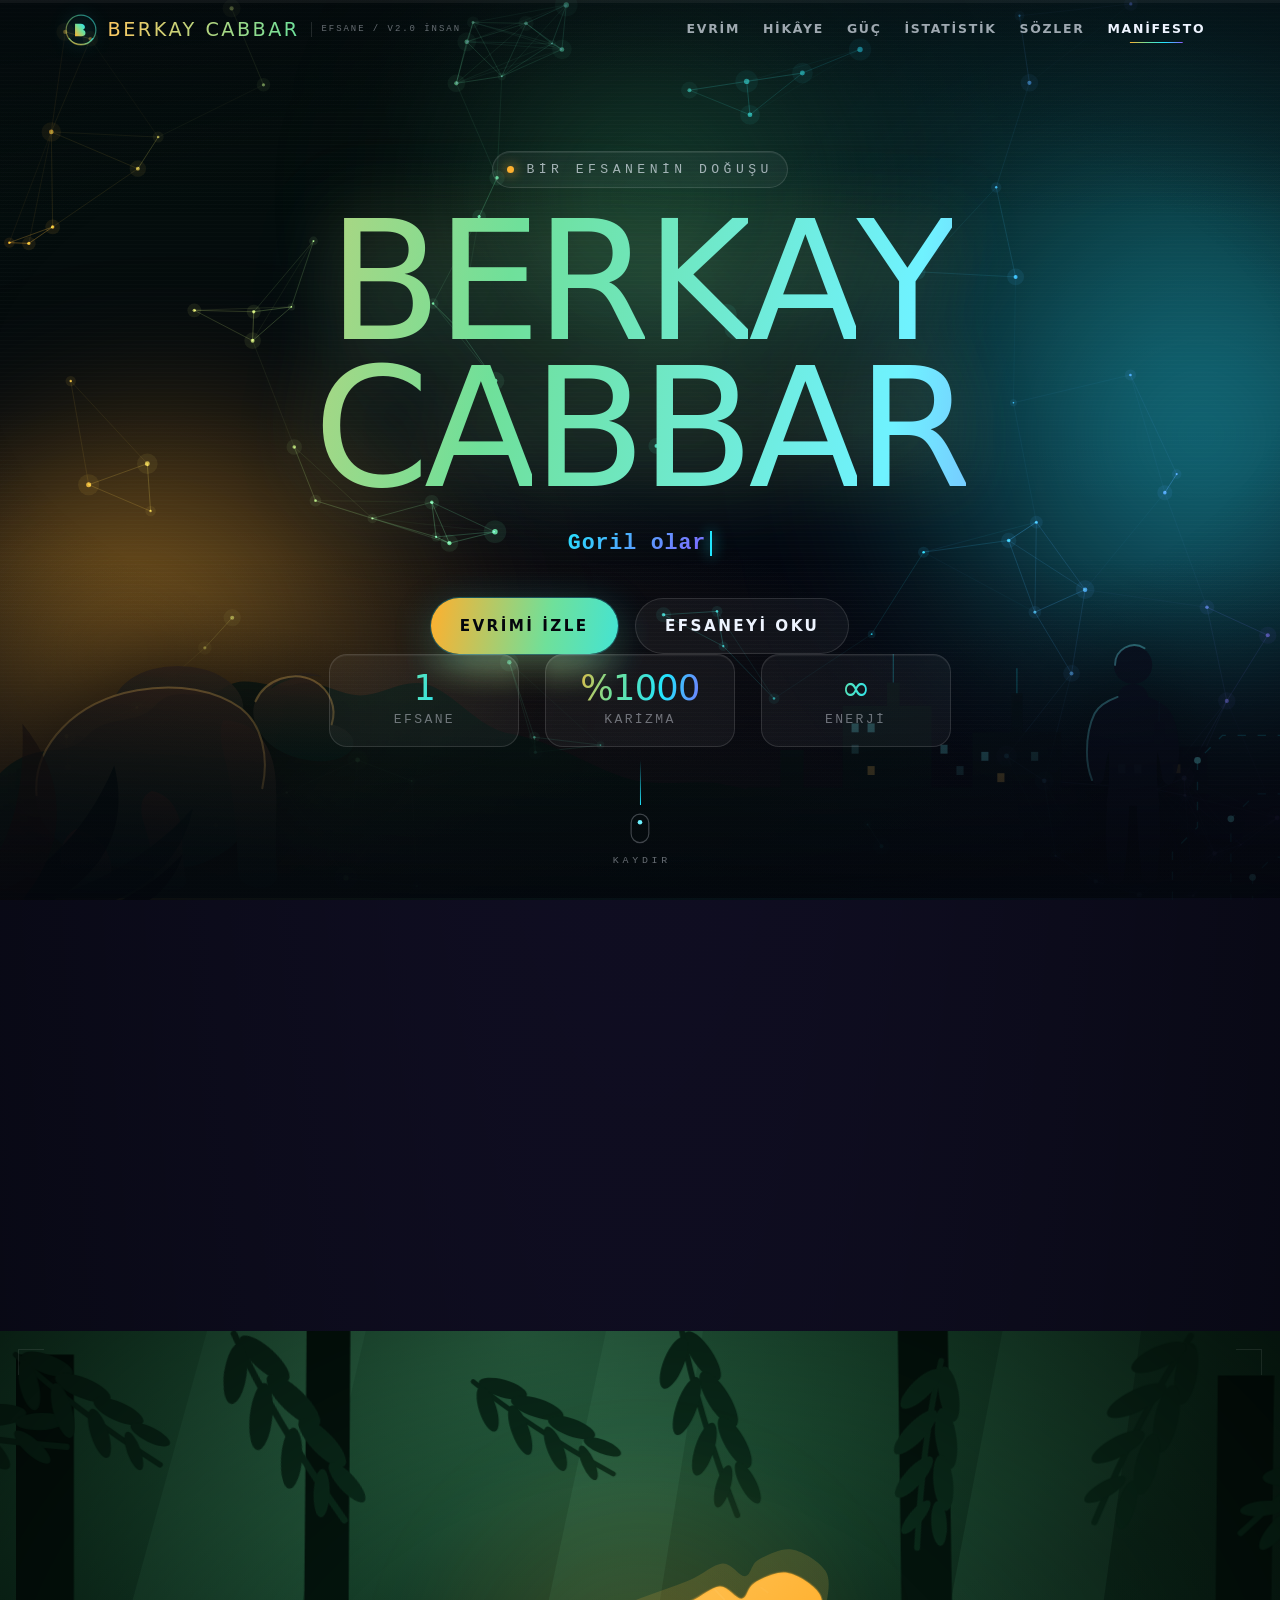
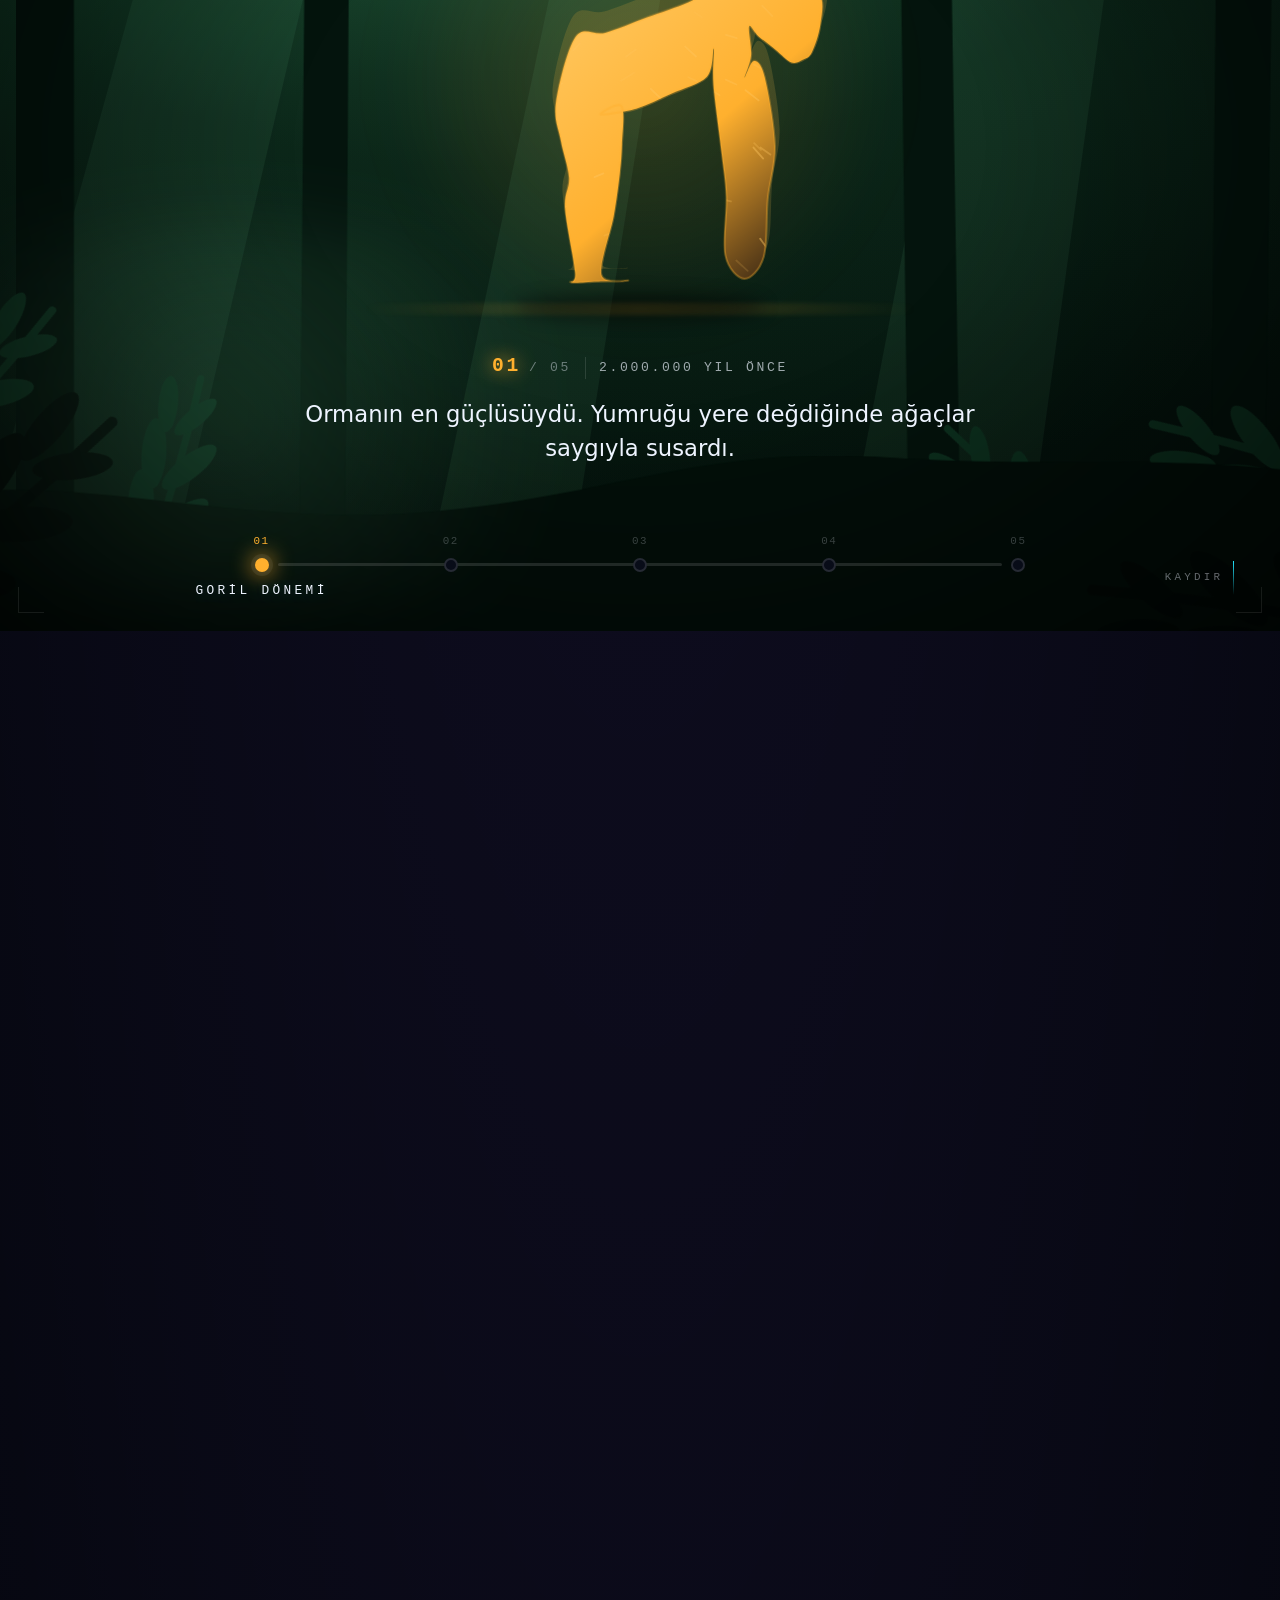
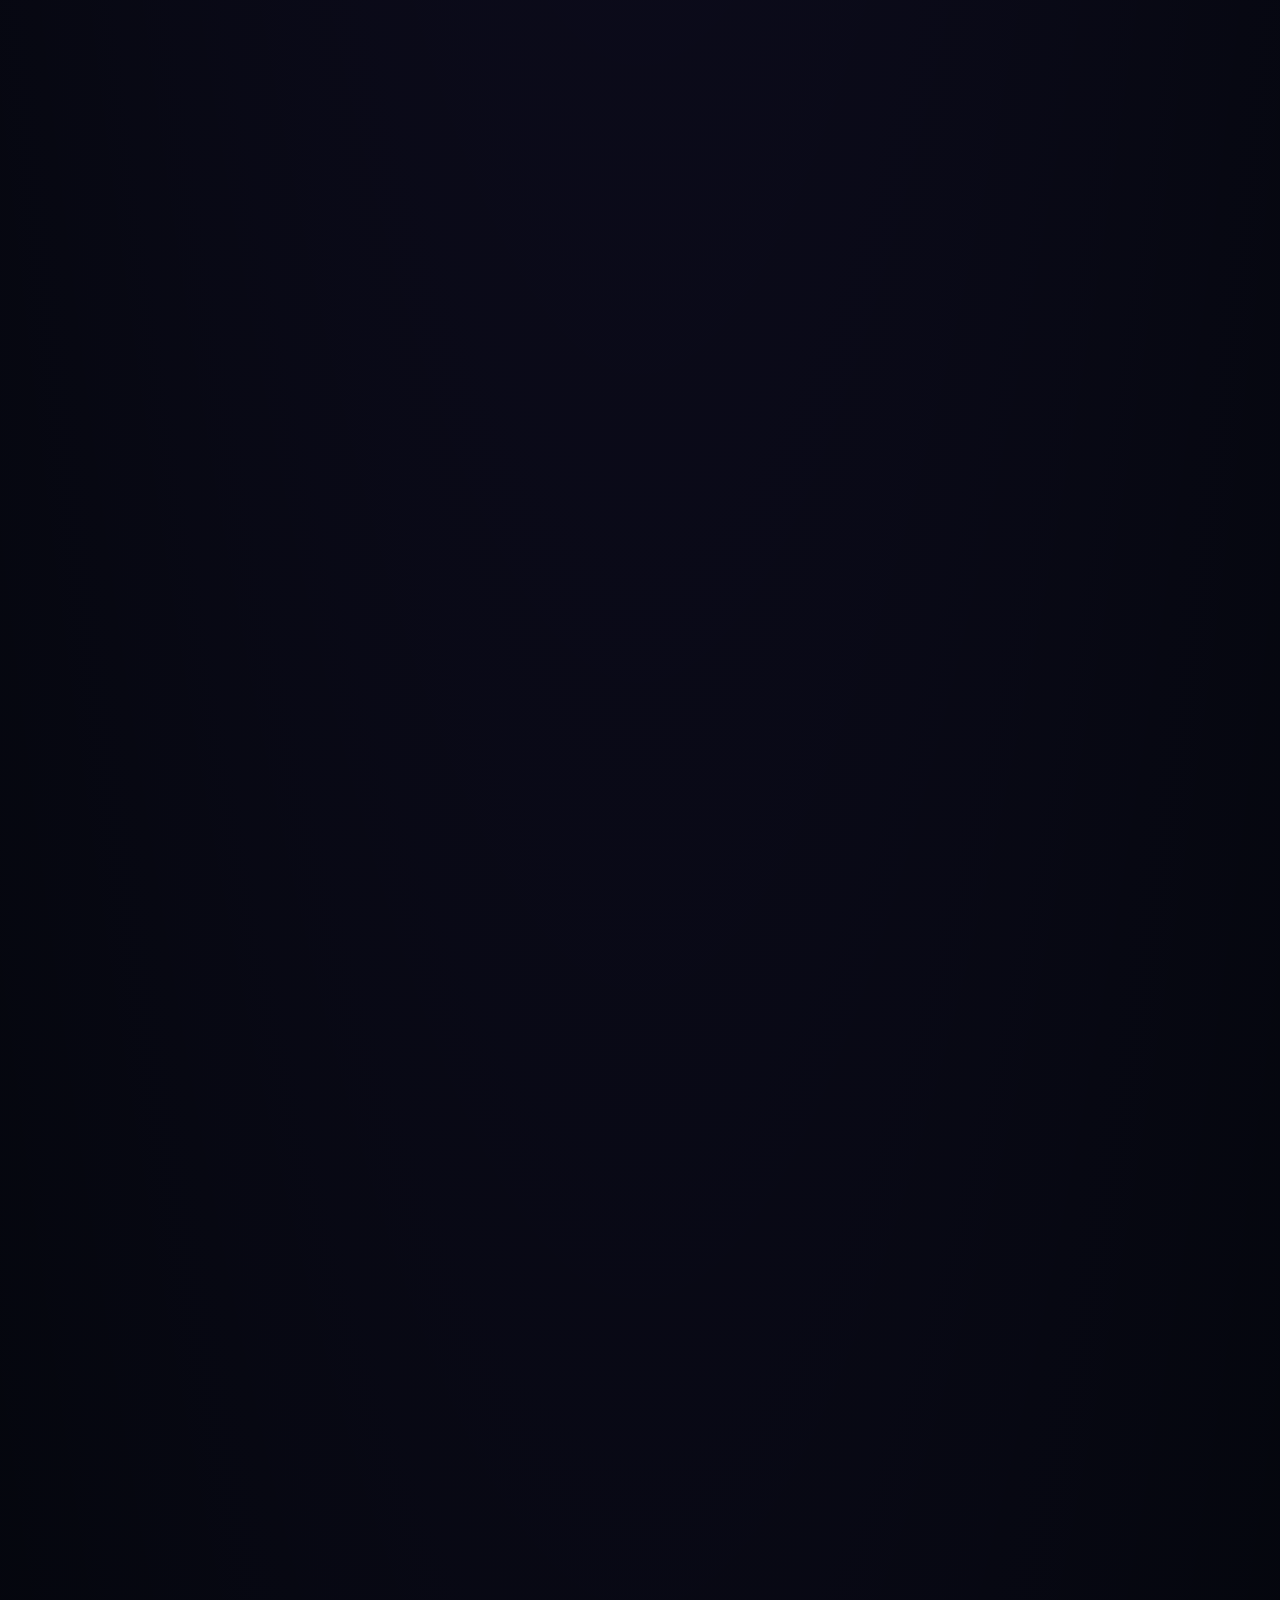
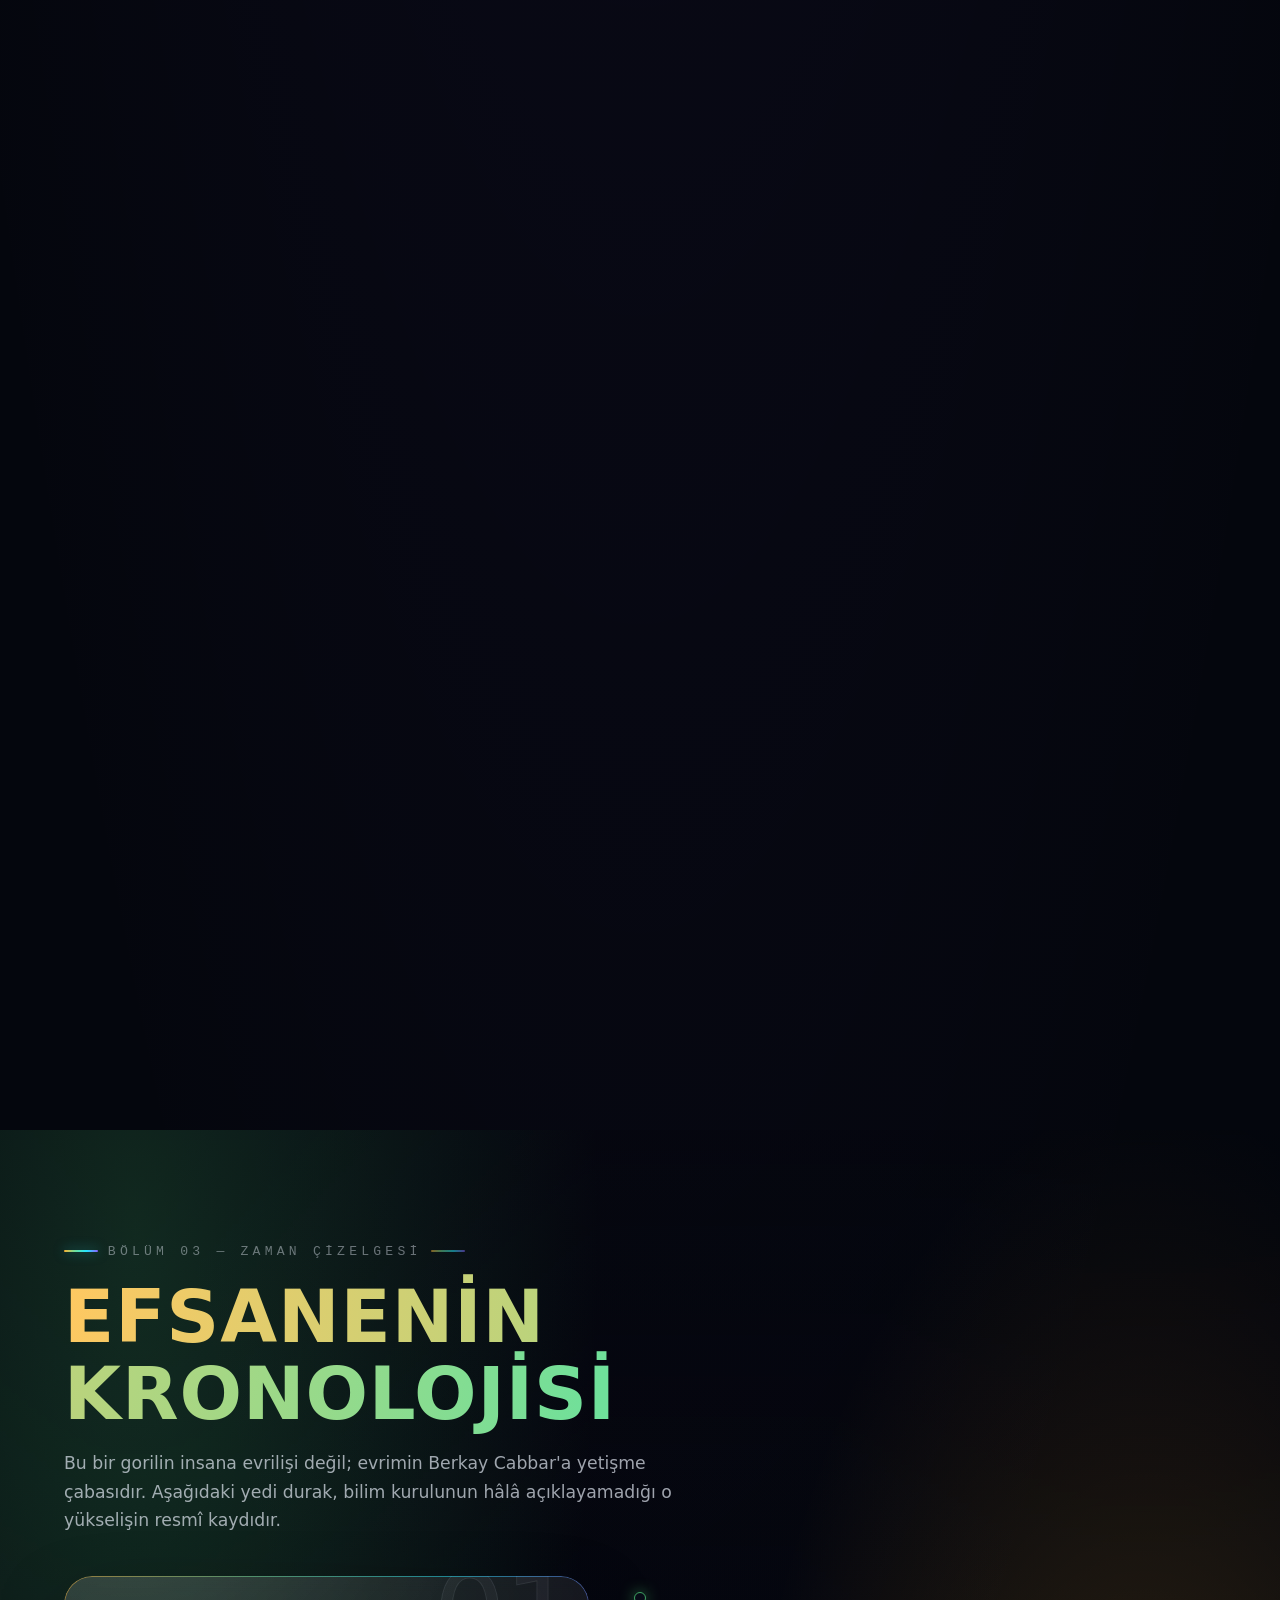
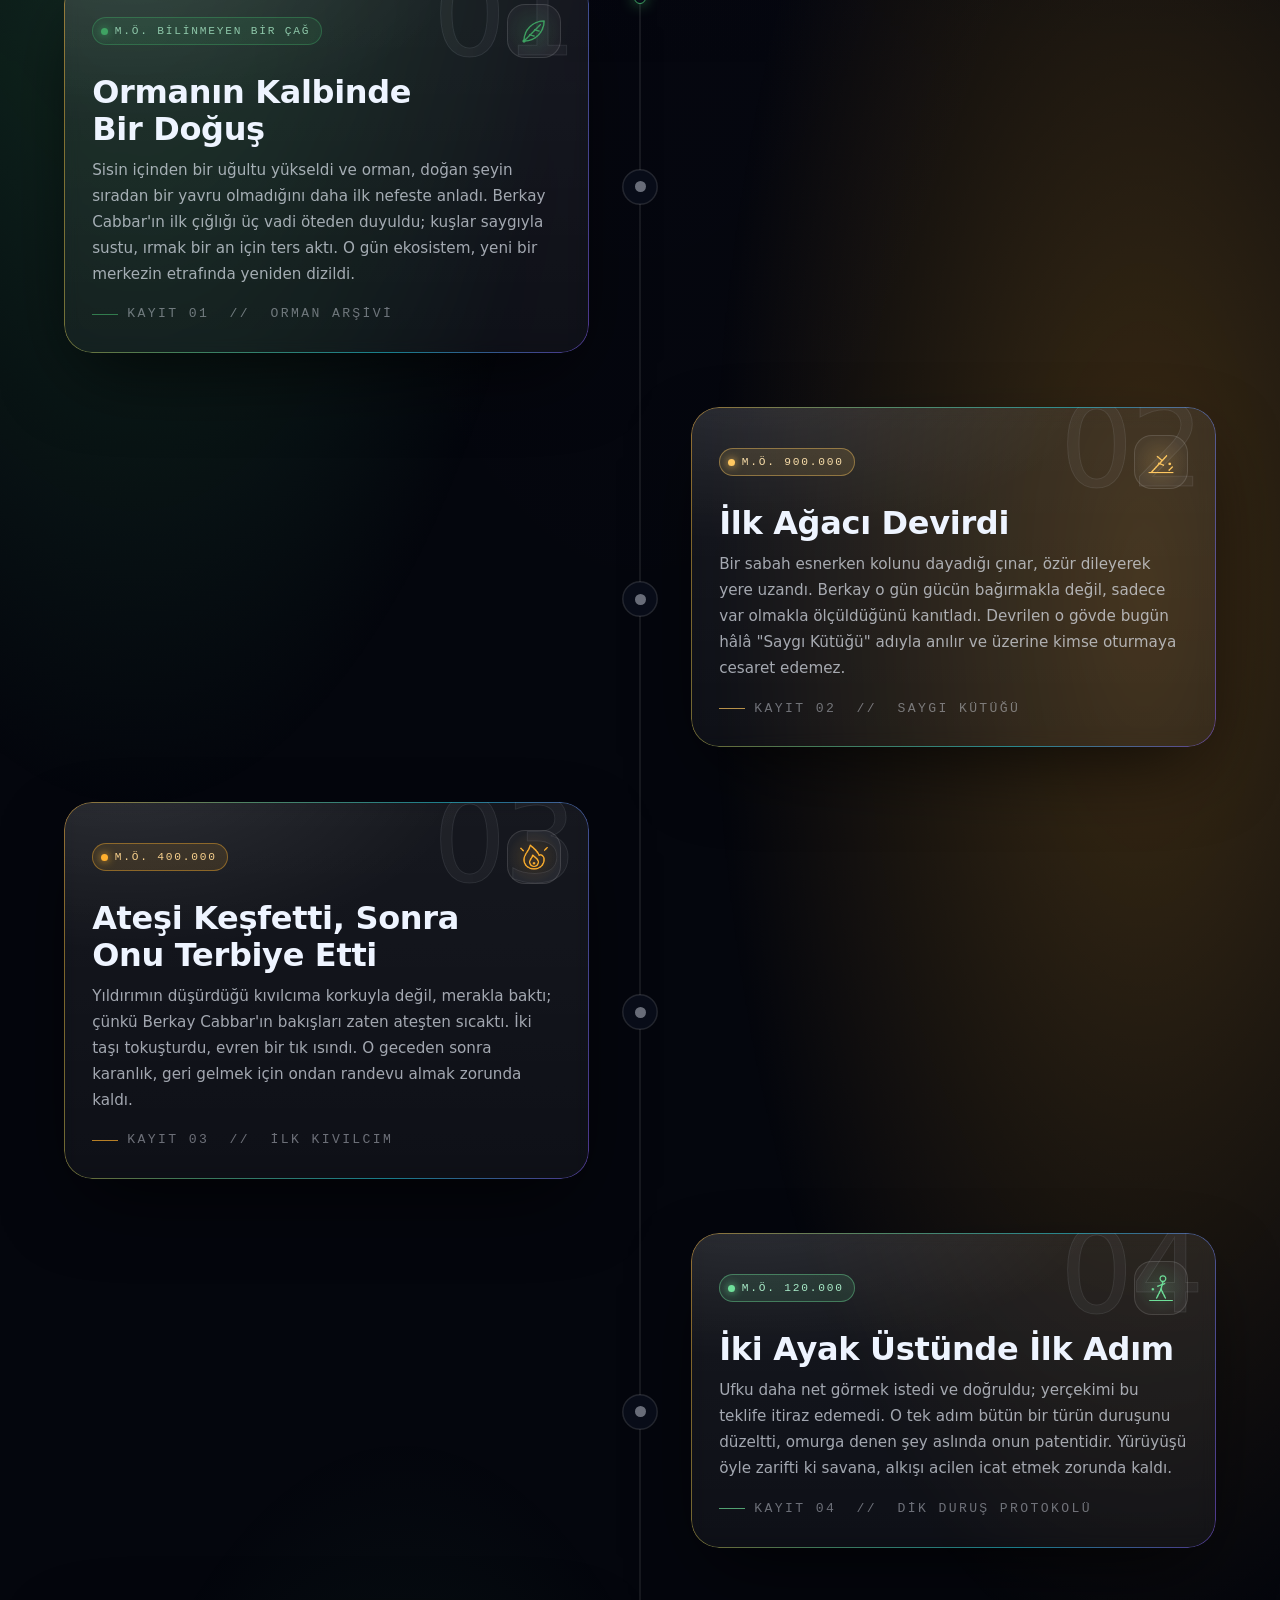
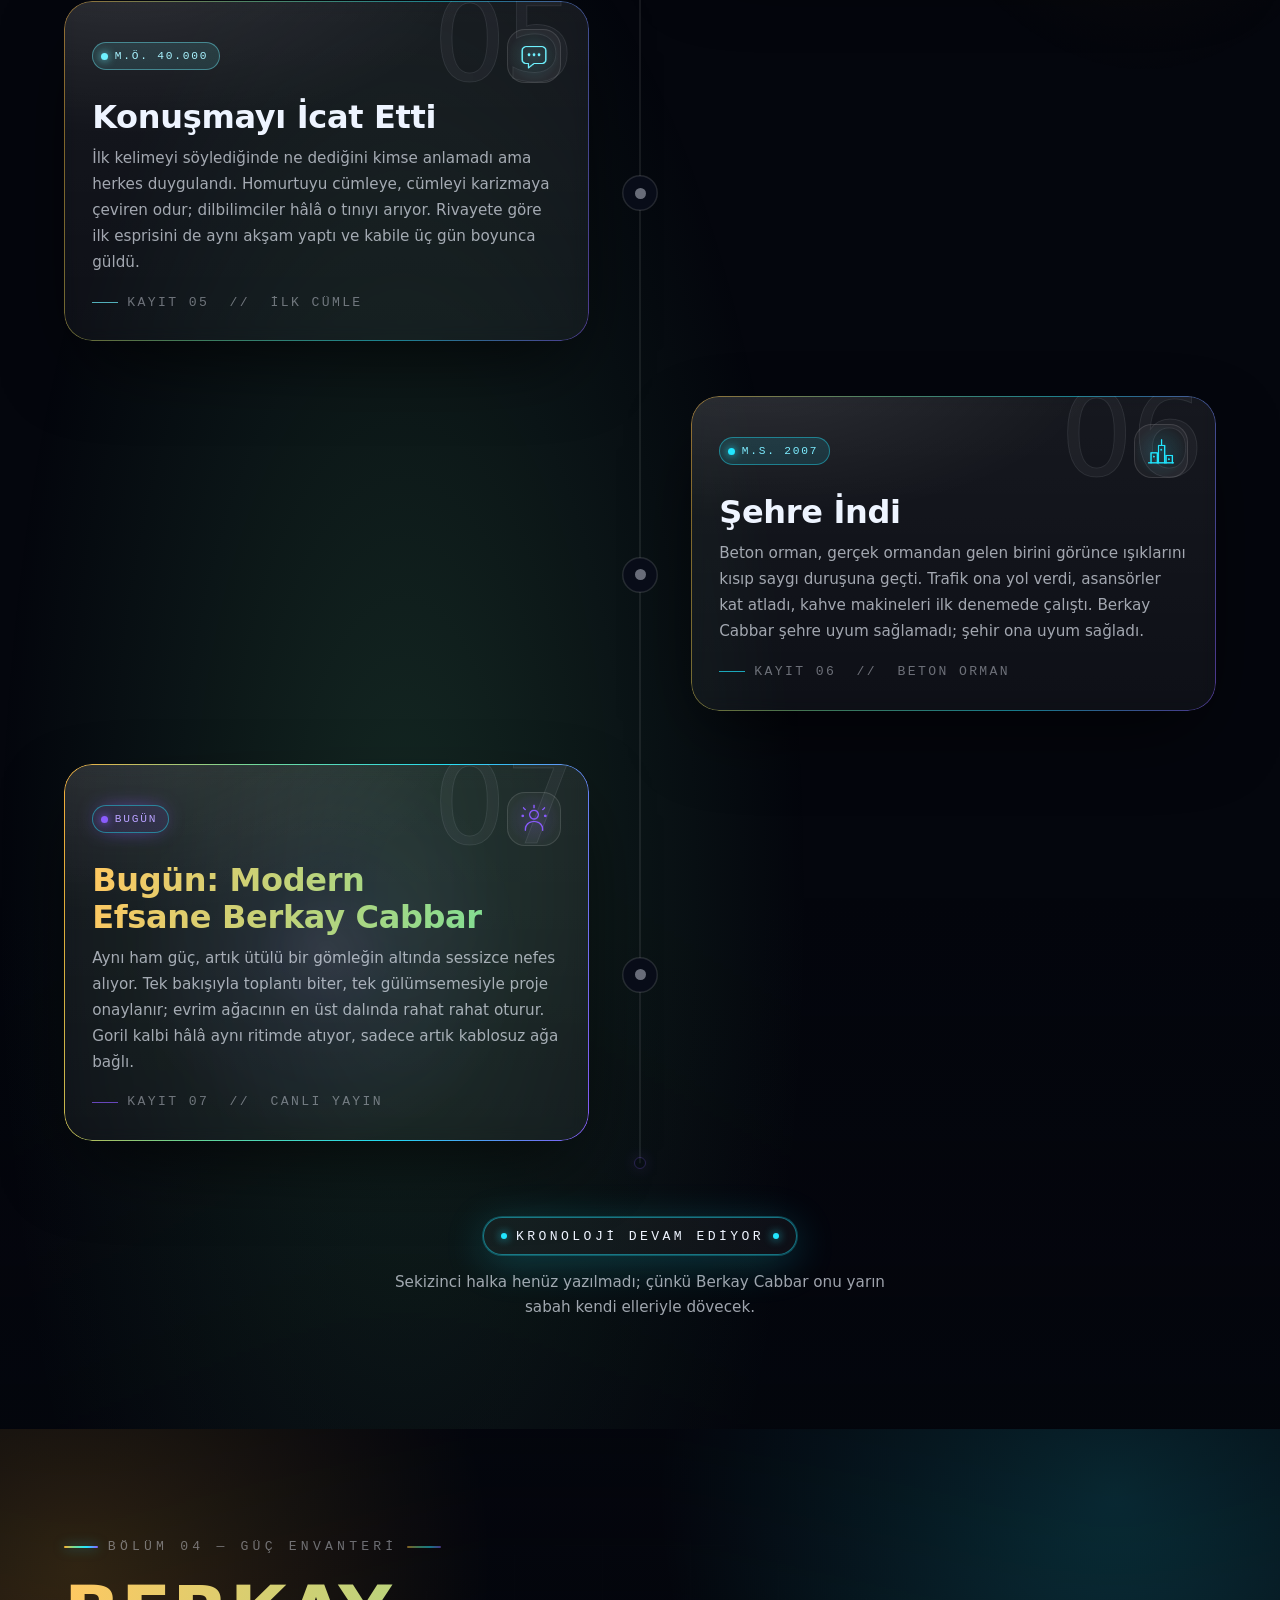
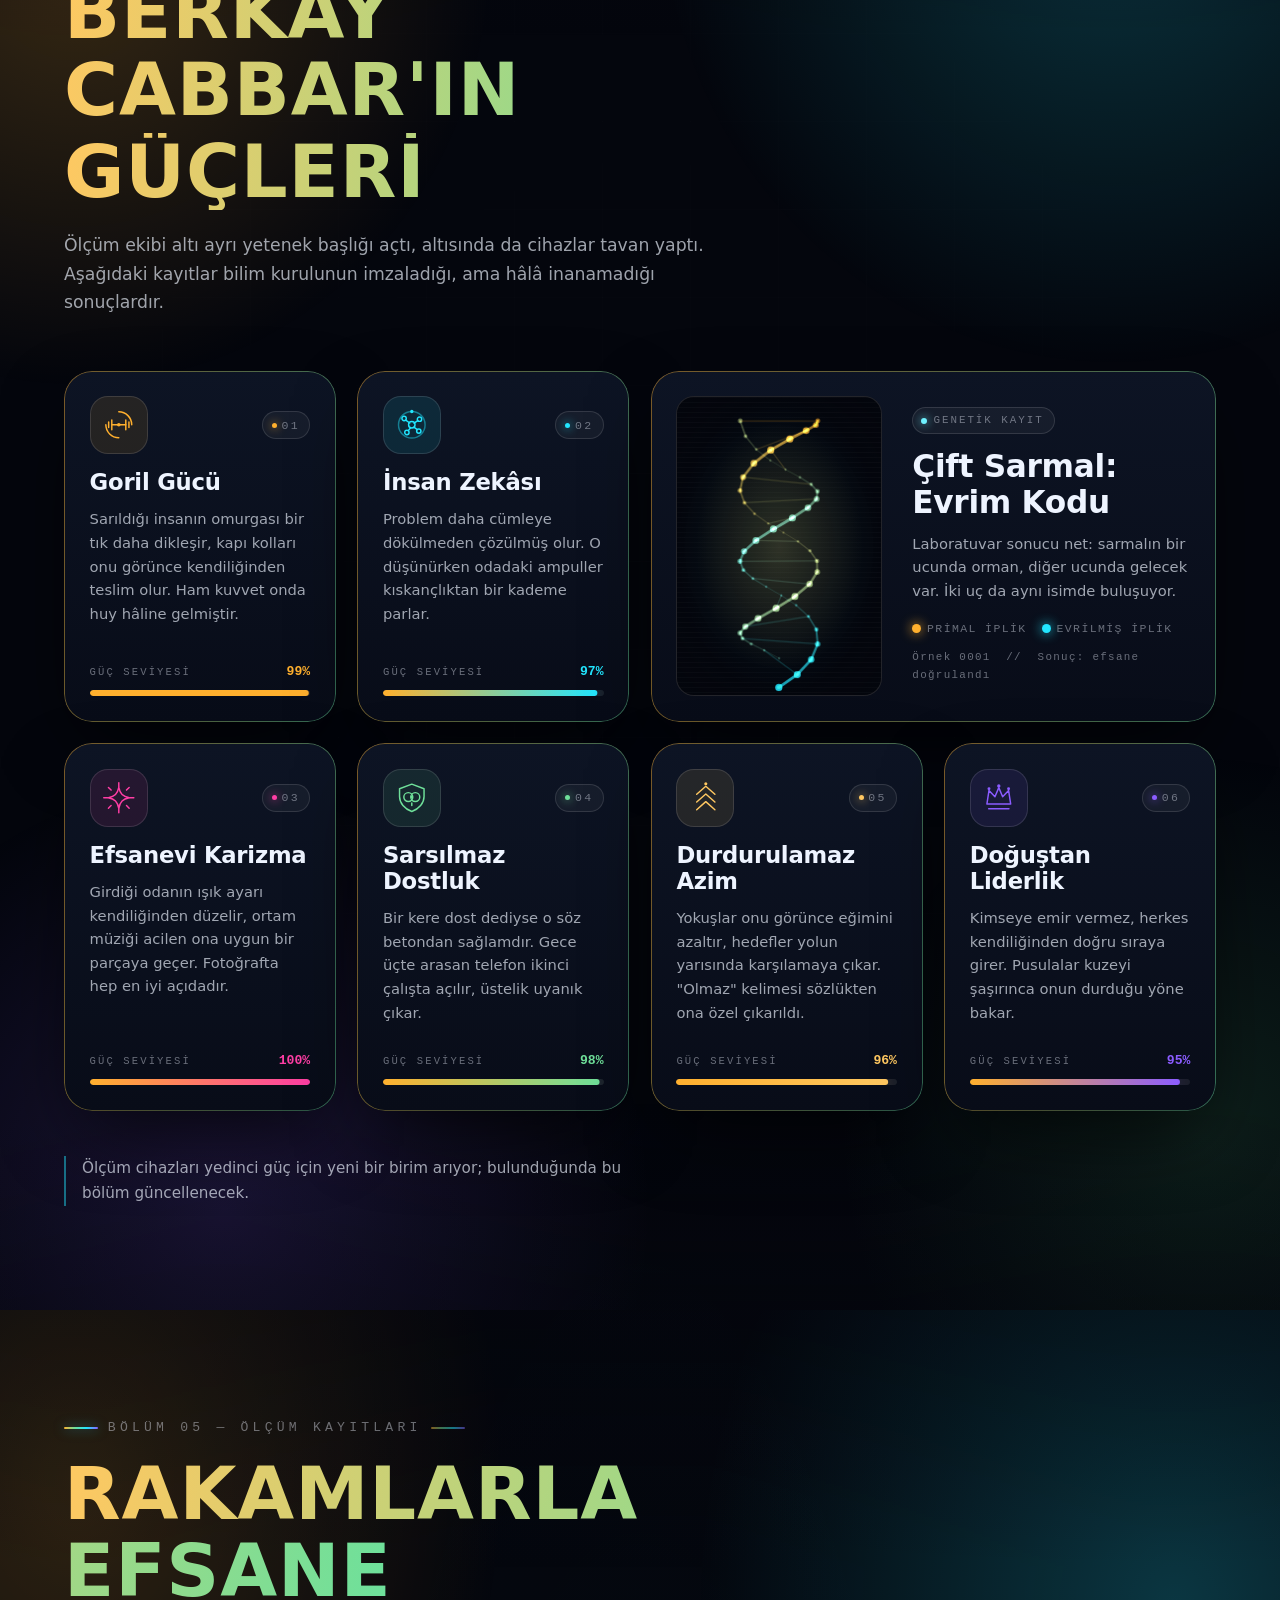
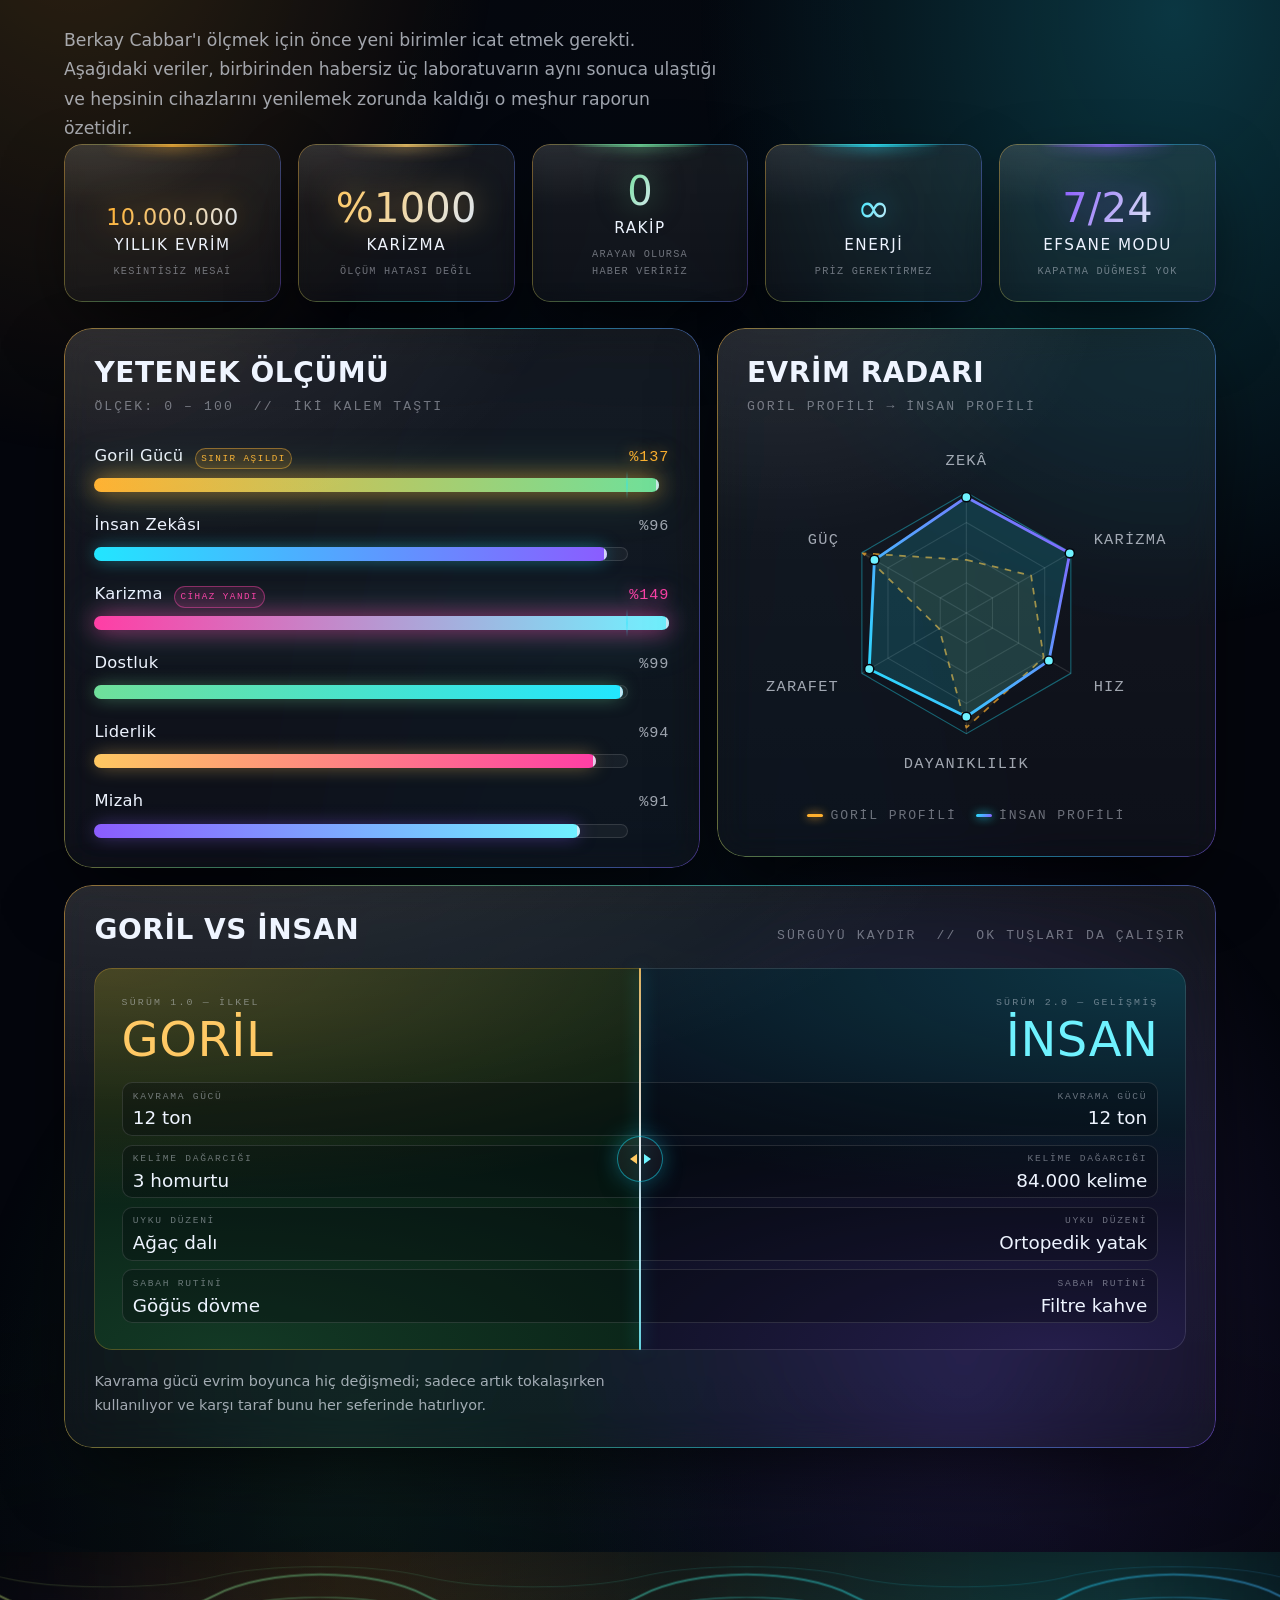
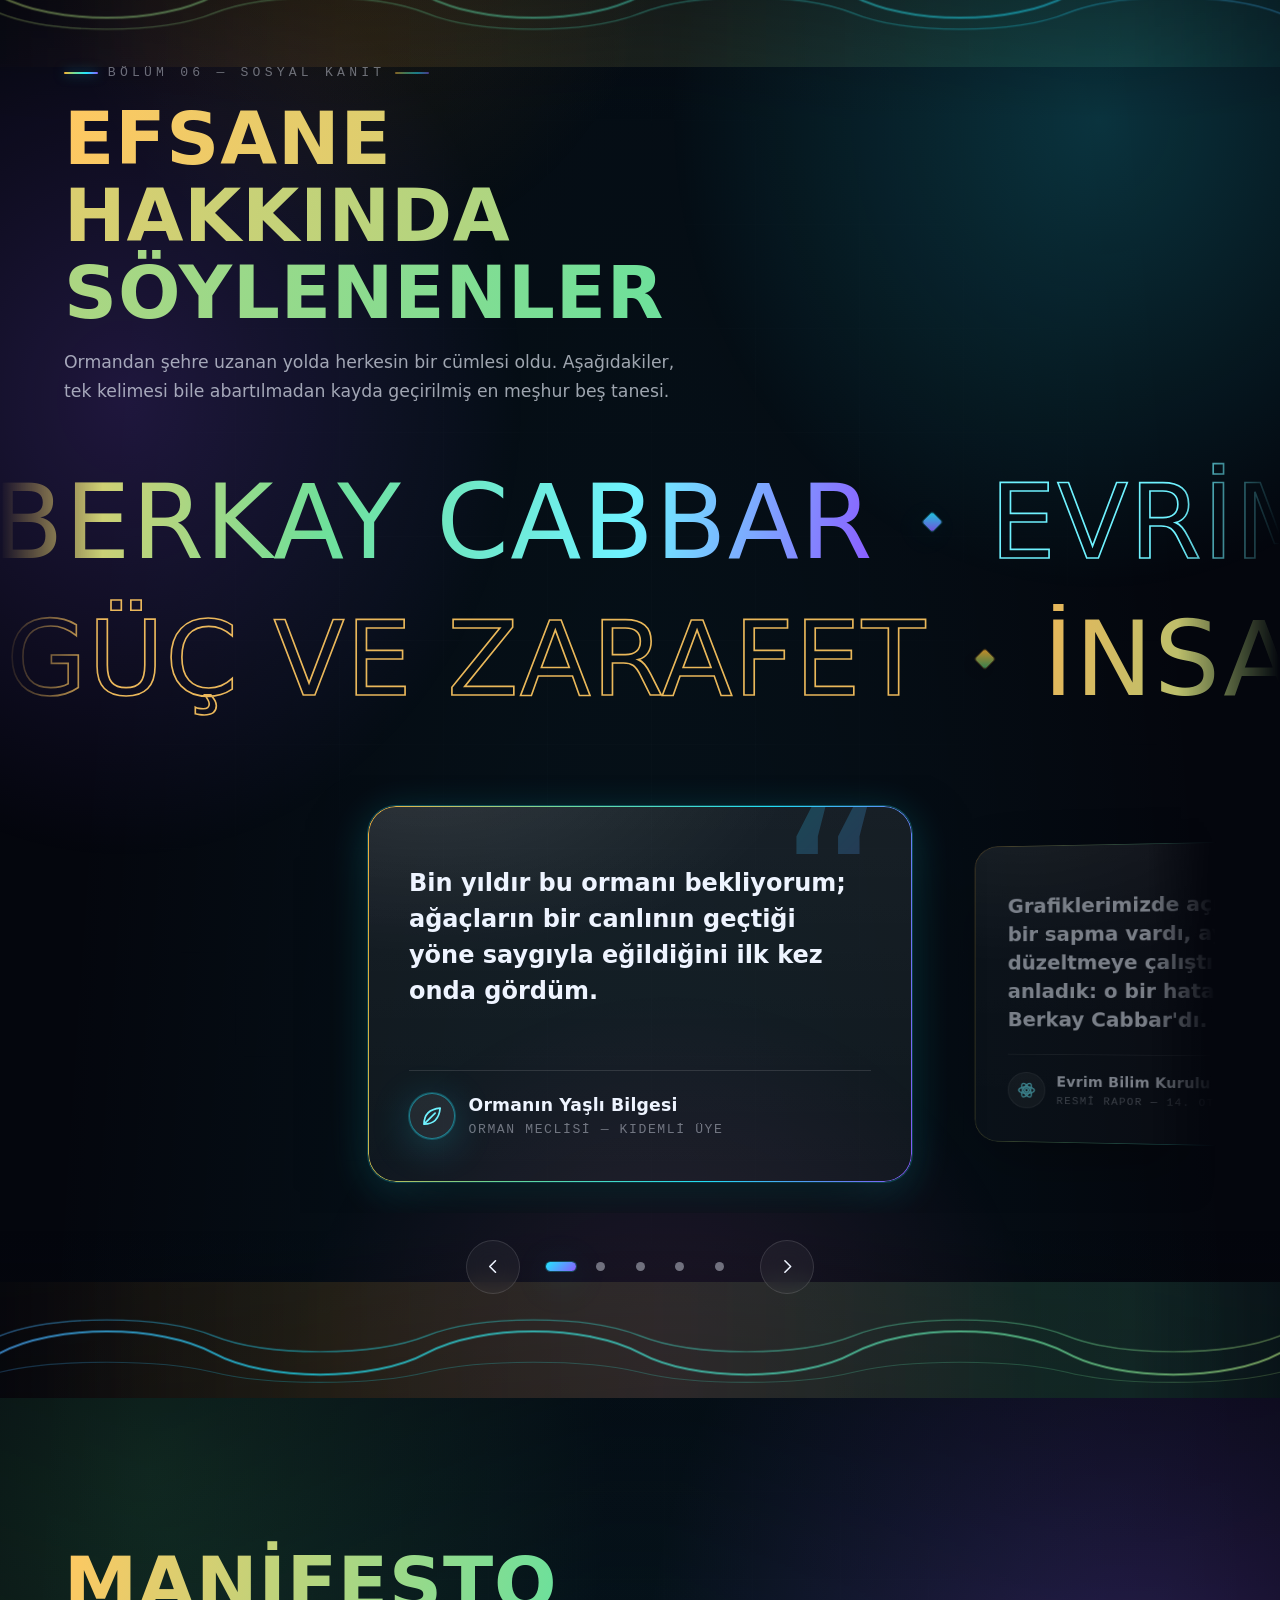
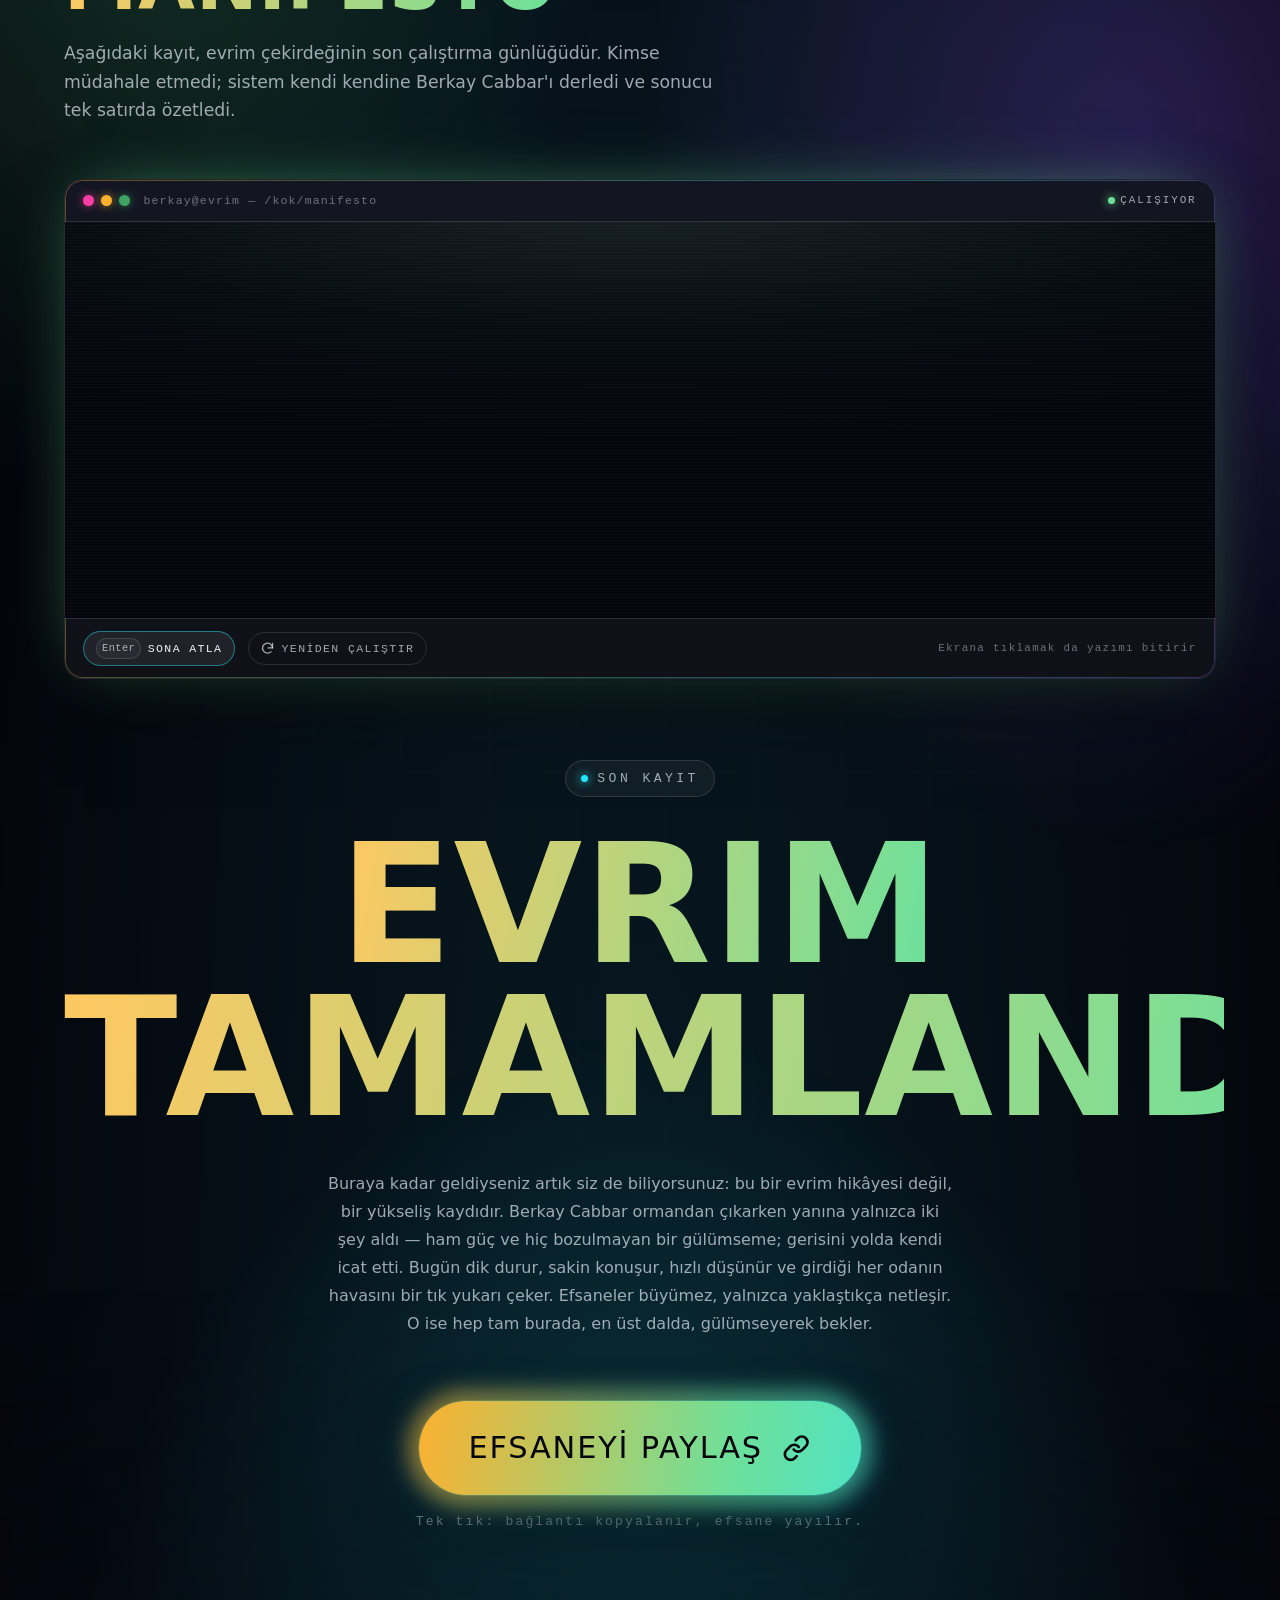
<file: index.html>
<!DOCTYPE html>
<html lang="tr">
<head>
  <meta charset="utf-8">
  <meta name="viewport" content="width=device-width, initial-scale=1, viewport-fit=cover">
  <meta name="theme-color" content="#04060d">
  <title>Berkay Cabbar — Evrimin Son Halkası</title>
  <meta name="description" content="Bir gorilin insana evrilişi. Berkay Cabbar'ın efsanevi hikâyesi: ormandan şehre, güçten zarafete.">
  <meta property="og:title" content="Berkay Cabbar — Evrimin Son Halkası">
  <meta property="og:description" content="Goril olarak doğdu. İnsan olarak yükseldi. Efsane olarak kaldı.">
  <meta property="og:type" content="website">
  <link rel="icon" href="data:image/svg+xml,%3Csvg xmlns='http://www.w3.org/2000/svg' viewBox='0 0 100 100'%3E%3Cdefs%3E%3ClinearGradient id='g' x1='0' y1='0' x2='1' y2='1'%3E%3Cstop offset='0' stop-color='%23ffb02e'/%3E%3Cstop offset='.5' stop-color='%236fe09a'/%3E%3Cstop offset='1' stop-color='%2322e6ff'/%3E%3C/linearGradient%3E%3C/defs%3E%3Crect width='100' height='100' rx='24' fill='%2304060d'/%3E%3Cpath d='M30 74c0-14 6-22 20-22s20 8 20 22' stroke='url(%23g)' stroke-width='8' fill='none' stroke-linecap='round'/%3E%3Ccircle cx='50' cy='34' r='13' fill='url(%23g)'/%3E%3C/svg%3E">
  <link rel="stylesheet" href="assets/css/tokens.css">
  <link rel="stylesheet" href="assets/css/base.css">
  <link rel="stylesheet" href="assets/css/preloader.css">
  <link rel="stylesheet" href="assets/css/hero.css">
  <link rel="stylesheet" href="assets/css/evolution.css">
  <link rel="stylesheet" href="assets/css/story.css">
  <link rel="stylesheet" href="assets/css/powers.css">
  <link rel="stylesheet" href="assets/css/stats.css">
  <link rel="stylesheet" href="assets/css/quotes.css">
  <link rel="stylesheet" href="assets/css/manifesto.css">
  <script defer src="assets/js/core.js"></script>
  <script defer src="assets/js/preloader.js"></script>
  <script defer src="assets/js/hero.js"></script>
  <script defer src="assets/js/evolution.js"></script>
  <script defer src="assets/js/story.js"></script>
  <script defer src="assets/js/powers.js"></script>
  <script defer src="assets/js/stats.js"></script>
  <script defer src="assets/js/quotes.js"></script>
  <script defer src="assets/js/manifesto.js"></script>
</head>
<body>

<!-- ==================== PRELOADER ==================== -->
<!-- ============================================================
     PRELOADER + SITE HEADER / NAV
     Owner: core agent. Styles: assets/css/preloader.css
     Behaviour: assets/js/preloader.js
     ============================================================ -->

<a class="sr-only sr-only-focusable" href="#evrim">İçeriğe geç</a>

<!-- ---------------------- PRELOADER ---------------------- -->
<div id="preloader" class="pl" role="progressbar" aria-label="Berkay Cabbar yükleniyor"
     aria-valuemin="0" aria-valuemax="100" aria-valuenow="0">

  <div class="pl__curtain pl__curtain--top" aria-hidden="true"></div>
  <div class="pl__curtain pl__curtain--bottom" aria-hidden="true"></div>

  <div class="pl__inner">

    <p class="pl__brand">BERKAY <span class="pl__brand-em">CABBAR</span></p>

    <div class="pl__stage" aria-hidden="true">
      <div class="pl__aura"></div>
      <svg class="pl__svg" viewBox="0 0 200 268" preserveAspectRatio="xMidYMid meet" focusable="false">
        <defs>
          <linearGradient id="pl-stroke-grad" x1="0" y1="1" x2="1" y2="0">
            <stop class="pl-stop-amber" offset="0%"></stop>
            <stop class="pl-stop-leaf" offset="42%"></stop>
            <stop class="pl-stop-cyan" offset="74%"></stop>
            <stop class="pl-stop-violet" offset="100%"></stop>
          </linearGradient>
          <linearGradient id="pl-fill-grad" x1="0" y1="1" x2="0" y2="0">
            <stop class="pl-stop-cyan" offset="0%" stop-opacity="0.30"></stop>
            <stop class="pl-stop-violet" offset="100%" stop-opacity="0.10"></stop>
          </linearGradient>
          <radialGradient id="pl-ground-grad" cx="50%" cy="50%" r="50%">
            <stop class="pl-stop-cyan" offset="0%" stop-opacity="0.45"></stop>
            <stop class="pl-stop-cyan" offset="100%" stop-opacity="0"></stop>
          </radialGradient>
          <filter id="pl-blur" x="-40%" y="-40%" width="180%" height="180%">
            <feGaussianBlur stdDeviation="5"></feGaussianBlur>
          </filter>
        </defs>

        <ellipse class="pl__ground" cx="100" cy="258" rx="62" ry="9" fill="url(#pl-ground-grad)"></ellipse>

        <path id="pl-glow" class="pl__glow" d="" fill="none" stroke="url(#pl-stroke-grad)"
              stroke-width="5" stroke-linecap="round" stroke-linejoin="round" filter="url(#pl-blur)"></path>

        <path id="pl-body" class="pl__body" d="" fill="url(#pl-fill-grad)" stroke="none"></path>

        <path id="pl-figure" class="pl__figure" d="" fill="none" stroke="url(#pl-stroke-grad)"
              stroke-width="2.2" stroke-linecap="round" stroke-linejoin="round"></path>

        <circle id="pl-spark" class="pl__spark" r="3.2" cx="100" cy="20"></circle>
      </svg>
    </div>

    <div class="pl__meter">
      <div class="pl__count">
        <span id="pl-num" class="pl__num">0</span><span class="pl__pct">%</span>
      </div>
      <div class="pl__rail">
        <span id="pl-fill" class="pl__fill"></span>
      </div>
    </div>

    <p class="pl__line"><span class="pl__line-inner gradient-text">EVRİM BAŞLIYOR</span></p>
    <p class="pl__status" id="pl-status">Orman protokolü yükleniyor...</p>
  </div>
</div>

<!-- ------------------------- NAV ------------------------- -->
<header class="bc-nav" id="bc-nav">
  <div class="bc-nav__inner">

    <a class="bc-nav__brand" href="#top" data-cursor="Efsaneye dön" aria-label="Berkay Cabbar — başa dön">
      <span class="bc-nav__sigil" aria-hidden="true">
        <svg viewBox="0 0 40 40" focusable="false">
          <defs>
            <linearGradient id="bc-sigil-grad" x1="0" y1="1" x2="1" y2="0">
              <stop class="pl-stop-amber" offset="0%"></stop>
              <stop class="pl-stop-leaf" offset="55%"></stop>
              <stop class="pl-stop-cyan" offset="100%"></stop>
            </linearGradient>
          </defs>
          <circle cx="20" cy="20" r="17.5" fill="none" stroke="url(#bc-sigil-grad)" stroke-width="1.4" opacity=".55"></circle>
          <path d="M13 27.5V12.5h6.6c3.1 0 5 1.5 5 3.9 0 1.7-1 2.9-2.6 3.4 2 .4 3.3 1.8 3.3 3.8 0 2.6-2 3.9-5.3 3.9H13z"
                fill="url(#bc-sigil-grad)"></path>
          <path class="bc-nav__sigil-arc" d="M6 30c3.5 4.5 9 7 14 7s10.5-2.5 14-7"
                fill="none" stroke="url(#bc-sigil-grad)" stroke-width="1.4" stroke-linecap="round" opacity=".8"></path>
        </svg>
      </span>
      <span class="bc-nav__word gradient-text">BERKAY CABBAR</span>
      <span class="bc-nav__tag">efsane / v2.0 insan</span>
    </a>

    <nav class="bc-nav__links" aria-label="Ana menü">
      <a href="#evrim" data-cursor="Evrim"><span>Evrim</span></a>
      <a href="#hikaye" data-cursor="Hikâye"><span>Hikâye</span></a>
      <a href="#guc" data-cursor="Güç"><span>Güç</span></a>
      <a href="#istatistik" data-cursor="Rakamlar"><span>İstatistik</span></a>
      <a href="#sozler" data-cursor="Sözler"><span>Sözler</span></a>
      <a href="#manifesto" data-cursor="Manifesto"><span>Manifesto</span></a>
    </nav>

    <button class="bc-nav__burger" id="bc-burger" type="button"
            aria-expanded="false" aria-controls="bc-menu" aria-label="Menüyü aç">
      <span class="bc-nav__burger-box" aria-hidden="true">
        <i></i><i></i><i></i>
      </span>
    </button>
  </div>
  <span class="bc-nav__beam" aria-hidden="true"></span>
</header>

<!-- --------------------- MOBILE MENU --------------------- -->
<div class="bc-menu" id="bc-menu" aria-hidden="true">
  <div class="bc-menu__glow" aria-hidden="true"></div>
  <nav class="bc-menu__nav" aria-label="Tam ekran menü">
    <a class="bc-menu__link" href="#evrim">
      <span class="bc-menu__idx">01</span>
      <span class="bc-menu__label">Evrim</span>
      <span class="bc-menu__hint">Goril çağından insan çağına</span>
    </a>
    <a class="bc-menu__link" href="#hikaye">
      <span class="bc-menu__idx">02</span>
      <span class="bc-menu__label">Hikâye</span>
      <span class="bc-menu__hint">Ormanda başlayan destan</span>
    </a>
    <a class="bc-menu__link" href="#guc">
      <span class="bc-menu__idx">03</span>
      <span class="bc-menu__label">Güç</span>
      <span class="bc-menu__hint">Ham primal kuvvet, rafine akıl</span>
    </a>
    <a class="bc-menu__link" href="#istatistik">
      <span class="bc-menu__idx">04</span>
      <span class="bc-menu__label">İstatistik</span>
      <span class="bc-menu__hint">Ölçülemeyeni ölçme denemesi</span>
    </a>
    <a class="bc-menu__link" href="#sozler">
      <span class="bc-menu__idx">05</span>
      <span class="bc-menu__label">Sözler</span>
      <span class="bc-menu__hint">Tanıkların ifadeleri</span>
    </a>
    <a class="bc-menu__link" href="#manifesto">
      <span class="bc-menu__idx">06</span>
      <span class="bc-menu__label">Manifesto</span>
      <span class="bc-menu__hint">Efsanenin son sözü</span>
    </a>
  </nav>
  <p class="bc-menu__foot">
    <span class="bc-menu__foot-dot" aria-hidden="true"></span>
    Bir zamanlar goril, şimdi zarafetin ta kendisi: <strong>Berkay Cabbar</strong>
  </p>
</div>


<!-- ==================== HERO ==================== -->
<section id="hero" class="section section--hero hero" aria-labelledby="hero-title">

  <!-- ============ z0 : particle constellation field ============ -->
  <canvas id="hero-canvas" class="hero__canvas" aria-hidden="true"></canvas>

  <!-- ============ z0 : drifting gradient orbs ============ -->
  <div class="hero__orbs" aria-hidden="true">
    <span class="hero__orb hero__orb--amber"></span>
    <span class="hero__orb hero__orb--moss"></span>
    <span class="hero__orb hero__orb--cyan"></span>
  </div>

  <!-- ============ z1 : parallax silhouette layers ============ -->
  <div class="hero__scene" aria-hidden="true">

    <!-- far : canopy on the left, skyline on the right -->
    <div class="hero__layer hero__layer--far" data-depth="0.22">
      <svg class="hero__ridge" viewBox="0 0 1440 340" preserveAspectRatio="xMidYMax meet" focusable="false" role="presentation">
        <defs>
          <linearGradient id="hero-ridgeGrad" x1="0" y1="0" x2="1" y2="0">
            <stop offset="0" class="hero-stop-jungle"></stop>
            <stop offset="0.5" class="hero-stop-deep"></stop>
            <stop offset="1" class="hero-stop-void"></stop>
          </linearGradient>
        </defs>
        <path class="hero__ridge-shape" fill="url(#hero-ridgeGrad)"
              d="M0 340 L0 196 C40 156 72 182 98 154 C122 128 152 144 174 120 C198 94 226 118 252 100 C278 82 302 104 332 96 C362 88 382 112 412 108 C442 104 462 84 494 102 C522 118 542 146 576 152 C620 160 660 186 700 200 C742 214 776 202 812 208 L840 214 L840 212 L878 212 L878 170 L904 170 L904 212 L948 212 L948 120 L998 120 L998 94 L1012 94 L1012 120 L1048 120 L1048 212 L1094 212 L1094 150 L1138 150 L1138 106 L1150 106 L1150 150 L1194 150 L1194 212 L1248 212 L1248 166 L1298 166 L1298 138 L1310 138 L1310 166 L1358 166 L1358 212 L1440 212 L1440 340 Z"></path>
        <g class="hero__windows">
          <rect x="958" y="140" width="8" height="10"></rect>
          <rect x="976" y="140" width="8" height="10"></rect>
          <rect x="958" y="164" width="8" height="10"></rect>
          <rect x="976" y="188" width="8" height="10"></rect>
          <rect x="1058" y="164" width="8" height="10"></rect>
          <rect x="1076" y="188" width="8" height="10"></rect>
          <rect x="1104" y="172" width="8" height="10"></rect>
          <rect x="1122" y="196" width="8" height="10"></rect>
          <rect x="1160" y="172" width="8" height="10"></rect>
          <rect x="1258" y="186" width="8" height="10"></rect>
          <rect x="1276" y="186" width="8" height="10"></rect>
          <rect x="1320" y="186" width="8" height="10"></rect>
        </g>
        <g class="hero__antennas">
          <path d="M1005 94 L1005 62"></path>
          <path d="M1144 106 L1144 78"></path>
          <path d="M1304 138 L1304 116"></path>
        </g>
      </svg>
    </div>

    <!-- mid : the two silhouettes, primal on the left, evolved on the right -->
    <div class="hero__layer hero__layer--mid" data-depth="0.55">
      <svg class="hero__sil hero__sil--ape" viewBox="0 0 640 460" preserveAspectRatio="xMinYMax meet" focusable="false" role="presentation">
        <defs>
          <linearGradient id="hero-apeGrad" x1="0" y1="0" x2="0" y2="1">
            <stop offset="0" class="hero-stop-fur"></stop>
            <stop offset="1" class="hero-stop-jungle"></stop>
          </linearGradient>
        </defs>
        <g fill="url(#hero-apeGrad)">
          <ellipse cx="190" cy="300" rx="100" ry="98"></ellipse>
          <ellipse cx="300" cy="178" rx="96" ry="62"></ellipse>
          <path d="M92 306 C86 232 150 168 240 152 C300 141 356 152 392 178 C424 202 434 250 424 296 C414 344 392 380 350 400 C300 424 232 424 178 402 C124 380 96 350 92 306 Z"></path>
          <path d="M414 168 C428 136 470 122 500 138 C524 151 534 178 526 202 C548 208 560 220 558 232 C556 248 530 258 502 256 C466 253 436 238 422 216 C410 197 408 182 414 168 Z"></path>
          <path d="M436 150 C452 128 492 120 512 132 C486 128 456 136 436 150 Z"></path>
          <path d="M366 196 C412 196 442 232 444 288 C446 336 442 384 446 420 C448 436 434 444 416 442 C398 440 388 430 388 416 C388 380 384 336 378 296 C372 252 356 224 366 196 Z"></path>
          <path d="M262 300 C292 306 306 336 306 372 C306 400 310 420 312 430 C314 442 300 448 286 446 C272 444 264 436 264 424 C264 400 258 372 250 348 C242 324 246 306 262 300 Z"></path>
          <path d="M150 356 C186 366 202 392 202 416 C202 432 188 440 170 440 C148 440 132 430 128 414 C124 392 130 366 150 356 Z"></path>
        </g>
        <path class="hero__rim hero__rim--warm"
              d="M92 306 C86 232 150 168 240 152 C300 141 356 152 392 178 C424 202 434 250 424 296"></path>
        <path class="hero__rim hero__rim--warm"
              d="M414 168 C428 136 470 122 500 138 C524 151 534 178 526 202"></path>
      </svg>

      <svg class="hero__sil hero__sil--human" viewBox="0 0 300 460" preserveAspectRatio="xMaxYMax meet" focusable="false" role="presentation">
        <defs>
          <linearGradient id="hero-humanGrad" x1="0" y1="0" x2="0" y2="1">
            <stop offset="0" class="hero-stop-chrome"></stop>
            <stop offset="1" class="hero-stop-void"></stop>
          </linearGradient>
        </defs>
        <g fill="url(#hero-humanGrad)">
          <circle cx="150" cy="92" r="30"></circle>
          <path d="M150 122 C136 122 128 130 126 142 C110 148 96 156 90 168 C82 184 78 206 78 228 C78 246 82 262 86 272 C90 282 102 280 104 270 C106 258 108 240 112 228 C114 258 112 288 108 312 L192 312 C188 288 186 258 188 228 C192 240 194 258 196 270 C198 280 210 282 214 272 C218 262 222 246 222 228 C222 206 218 184 210 168 C204 156 190 148 174 142 C172 130 164 122 150 122 Z"></path>
          <path d="M110 306 L144 306 C144 344 140 388 136 424 C134 436 114 436 112 424 C108 388 106 344 110 306 Z"></path>
          <path d="M156 306 L190 306 C194 344 192 388 188 424 C186 436 166 436 164 424 C160 388 156 344 156 306 Z"></path>
        </g>
        <path class="hero__rim hero__rim--cool"
              d="M126 142 C110 148 96 156 90 168 C82 184 78 206 78 228 C78 246 82 262 86 272"></path>
        <path class="hero__rim hero__rim--cool" d="M122 92 A30 30 0 0 1 168 66"></path>
      </svg>

      <span class="hero__horizon"></span>
    </div>

    <!-- near : foreground foliage on the left, circuitry on the right -->
    <div class="hero__layer hero__layer--near" data-depth="1">
      <svg class="hero__foliage" viewBox="0 0 460 240" preserveAspectRatio="xMinYMax meet" focusable="false" role="presentation">
        <g class="hero__leaf">
          <path d="M-20 250 C70 220 132 162 168 76 C186 148 158 214 66 252 Z"></path>
          <path d="M-30 250 C40 196 62 120 58 26 C112 92 118 176 46 250 Z"></path>
          <path d="M10 254 C118 236 200 196 262 128 C246 206 176 250 78 262 Z"></path>
          <path d="M118 258 C176 244 216 218 250 182 C238 226 196 254 148 264 Z"></path>
        </g>
      </svg>

      <svg class="hero__circuit" viewBox="0 0 460 240" preserveAspectRatio="xMaxYMax meet" focusable="false" role="presentation">
        <g class="hero__trace">
          <path d="M460 40 L360 40 L330 70 L330 150 L300 180 L300 240"></path>
          <path d="M460 110 L400 110 L370 140 L370 240"></path>
          <path d="M460 186 L420 186 L396 210 L396 240"></path>
        </g>
        <g class="hero__node">
          <circle cx="330" cy="70" r="4"></circle>
          <circle cx="370" cy="140" r="4"></circle>
          <circle cx="396" cy="210" r="4"></circle>
        </g>
      </svg>
    </div>

    <span class="hero__vignette"></span>
    <span class="hero__scan"></span>
  </div>

  <!-- ============ z2 : content ============ -->
  <div class="hero__content">

    <p class="hero__eyebrow">
      <span class="hero__pulse" aria-hidden="true"></span>
      BİR EFSANENİN DOĞUŞU
    </p>

    <h1 id="hero-title" class="hero__title">
      <span class="hero__title-line" data-text="BERKAY CABBAR" data-name="Berkay Cabbar">BERKAY CABBAR</span>
      <span class="hero__title-shine" aria-hidden="true">BERKAY CABBAR</span>
    </h1>

    <p class="hero__tagline">
      <span class="hero__sr">Goril olarak doğdu. İnsan olarak yükseldi. Efsane olarak kaldı. Evrimin son halkası.</span>
      <span class="hero__type" aria-hidden="true"><span class="hero__type-text" id="hero-type">Goril olarak doğdu.</span><span class="hero__caret"></span></span>
    </p>

    <div class="hero__actions">
      <a class="hero__btn hero__btn--primary" href="#evrim" data-hero-magnetic data-hero-scroll="#evrim">
        <span class="hero__btn-label">EVRİMİ İZLE</span>
        <span class="hero__btn-sheen" aria-hidden="true"></span>
      </a>
      <a class="hero__btn hero__btn--ghost" href="#hikaye" data-hero-magnetic data-hero-scroll="#hikaye">
        <span class="hero__btn-label">EFSANEYİ OKU</span>
        <span class="hero__btn-sheen" aria-hidden="true"></span>
      </a>
    </div>

    <ul class="hero__stats">
      <li class="hero__stat">
        <span class="hero__stat-num">1</span>
        <span class="hero__stat-label">Efsane</span>
      </li>
      <li class="hero__stat">
        <span class="hero__stat-num">%1000</span>
        <span class="hero__stat-label">Karizma</span>
      </li>
      <li class="hero__stat">
        <span class="hero__stat-num">&#8734;</span>
        <span class="hero__stat-label">Enerji</span>
      </li>
    </ul>
  </div>

  <!-- ============ scroll cue ============ -->
  <a class="hero__cue" href="#evrim" data-hero-scroll="#evrim" aria-label="Aşağı kaydır, evrim bölümüne git">
    <span class="hero__cue-line" aria-hidden="true"></span>
    <span class="hero__cue-mouse" aria-hidden="true">
      <svg viewBox="0 0 26 40" focusable="false" role="presentation">
        <rect x="1.5" y="1.5" width="23" height="37" rx="11.5"></rect>
        <circle class="hero__cue-dot" cx="13" cy="12" r="3"></circle>
      </svg>
    </span>
    <span class="hero__cue-label">KAYDIR</span>
  </a>

</section>


<!-- ==================== EVOLUTION ==================== -->
<section id="evrim" class="section section--evrim evrim" aria-labelledby="evrim-title">

  <!-- ============================================================
       Pose library + shared paint. Never rendered directly; both the
       scrubbed stage and the static fallback reference these ids.
       ============================================================ -->
  <svg class="evrim__lib" width="0" height="0" aria-hidden="true" focusable="false" role="presentation">
    <defs>
      <path id="evrim-pose-1" d="M515.1 271.9 C521.8 282.3 517.9 297.7 516.4 309.5 C514.9 321.2 509.7 335.3 506.3 342.3 C502.9 349.2 499.9 349.1 495.9 351.2 C491.8 353.2 487.5 356.6 482.0 354.7 C476.5 352.7 469.5 344.6 462.8 339.3 C456.2 334.1 447.6 327.8 442.2 323.1 C436.9 318.5 432.4 307.6 430.9 311.5 C429.4 315.4 434.2 336.2 433.3 346.5 C432.4 356.7 424.9 371.9 425.5 373.0 C426.1 374.1 432.9 353.0 436.9 353.0 C440.9 353.0 445.5 355.8 449.7 372.8 C453.9 389.8 461.3 430.9 461.9 455.1 C462.5 479.2 455.6 495.7 453.3 517.9 C451.1 540.1 453.1 572.1 448.4 588.2 C443.7 604.2 432.8 614.6 425.2 614.4 C417.5 614.1 406.1 602.9 402.6 586.6 C399.0 570.2 404.5 536.6 403.8 516.2 C403.1 495.7 400.9 486.4 398.3 464.0 C395.8 441.5 389.9 402.4 388.3 381.4 C386.7 360.4 389.8 339.7 388.5 338.1 C387.1 336.6 388.7 363.1 380.3 372.0 C371.9 381.0 352.3 385.7 338.1 392.1 C323.9 398.4 309.6 406.0 295.3 410.2 C281.1 414.3 255.6 417.7 252.7 417.2 C249.8 416.7 273.7 401.2 277.9 407.2 C282.2 413.3 278.6 440.1 278.2 453.7 C277.8 467.3 277.2 474.5 275.6 488.8 C273.9 503.1 271.9 519.5 268.3 539.6 C264.6 559.7 250.6 596.7 253.5 609.5 C256.4 622.4 286.8 615.2 285.9 616.5 C285.0 617.9 259.6 617.3 248.1 617.6 C236.7 617.9 221.5 620.2 217.2 618.5 C213.0 616.8 223.6 622.2 222.4 607.4 C221.2 592.5 211.4 548.7 210.2 529.6 C208.9 510.6 215.8 506.4 215.0 493.0 C214.2 479.7 208.0 464.5 205.3 449.5 C202.7 434.6 196.3 424.3 199.2 403.4 C202.1 382.6 212.7 338.5 222.5 324.4 C232.4 310.4 243.9 323.1 258.3 319.2 C272.6 315.2 291.7 306.9 308.4 300.7 C325.2 294.6 344.0 288.6 358.6 282.3 C373.1 276.1 385.2 264.1 395.7 263.4 C406.3 262.7 415.1 278.8 422.0 278.1 C429.0 277.5 428.4 264.4 437.4 259.2 C446.5 254.0 463.3 244.9 476.3 247.1 C489.2 249.2 508.5 261.5 515.1 271.9 Z"></path>
      <path id="evrim-pose-2" d="M479.2 190.6 C489.1 197.6 491.5 213.3 494.1 224.2 C496.8 235.0 496.2 248.7 495.1 255.8 C494.0 262.8 490.7 263.3 487.6 266.5 C484.4 269.6 481.6 274.1 476.1 274.6 C470.6 275.0 462.1 271.0 454.8 269.4 C447.6 267.7 438.8 266.5 432.6 264.5 C426.3 262.5 417.9 253.4 417.3 257.4 C416.6 261.3 426.7 278.6 428.6 288.2 C430.6 297.7 427.3 312.7 428.8 314.6 C430.2 316.6 433.5 298.8 437.5 299.9 C441.4 300.9 445.1 304.7 452.3 320.8 C459.4 336.8 472.2 376.3 480.4 396.2 C488.6 416.2 492.3 423.5 501.4 440.6 C510.4 457.7 530.0 483.5 534.9 498.8 C539.9 514.0 537.1 528.1 531.0 531.9 C524.9 535.7 510.0 532.6 498.5 521.5 C487.0 510.4 474.4 482.7 462.0 465.2 C449.6 447.8 434.7 437.5 424.0 416.8 C413.3 396.0 403.6 360.1 397.8 340.6 C392.0 321.1 391.0 301.3 389.1 299.6 C387.1 298.0 392.1 320.0 385.9 330.7 C379.7 341.5 363.6 353.4 352.0 364.2 C340.5 375.1 328.7 386.5 316.6 395.7 C304.5 404.9 283.7 416.2 279.6 419.4 C275.6 422.6 289.7 408.2 292.4 414.9 C295.2 421.6 295.4 446.6 296.0 459.7 C296.5 472.8 297.6 479.1 295.9 493.6 C294.2 508.1 290.6 526.4 285.7 546.5 C280.9 566.5 264.8 601.8 266.9 614.1 C269.0 626.4 299.1 619.0 298.3 620.2 C297.5 621.4 273.1 621.0 262.2 621.3 C251.2 621.6 236.7 624.1 232.6 622.2 C228.6 620.3 238.1 624.9 238.0 610.0 C237.9 595.2 231.9 551.2 232.2 533.1 C232.5 515.0 240.4 513.7 239.7 501.5 C238.9 489.4 231.1 474.4 227.6 460.2 C224.1 446.0 219.4 435.1 218.7 416.2 C217.9 397.4 216.9 361.5 223.1 347.0 C229.2 332.5 243.1 338.1 255.4 329.3 C267.8 320.5 283.3 305.8 297.2 294.1 C311.2 282.4 327.1 269.7 339.0 258.9 C350.9 248.1 358.8 233.7 368.6 229.2 C378.5 224.7 392.3 235.3 398.2 231.7 C404.1 228.1 397.9 215.8 404.0 207.5 C410.1 199.3 422.3 185.1 434.8 182.3 C447.4 179.4 469.3 183.6 479.2 190.6 Z"></path>
      <path id="evrim-pose-3" d="M394.7 119.9 C406.2 121.0 416.1 132.9 423.1 140.6 C430.1 148.2 435.0 159.6 436.7 165.7 C438.3 171.9 434.6 173.5 433.0 177.5 C431.4 181.5 431.0 186.5 427.1 189.6 C423.2 192.8 415.3 193.8 409.7 196.2 C404.1 198.6 399.3 202.5 393.5 204.0 C387.8 205.4 375.1 200.6 375.3 204.9 C375.6 209.1 390.3 221.4 395.0 229.5 C399.8 237.5 400.9 251.2 403.9 253.2 C406.9 255.2 409.7 237.7 413.1 241.3 C416.6 245.0 419.1 257.2 424.6 275.1 C430.2 293.0 442.0 327.3 446.3 348.6 C450.5 369.9 447.9 383.5 450.0 402.9 C452.0 422.3 459.7 450.0 458.7 465.1 C457.7 480.1 450.5 491.9 443.9 493.0 C437.4 494.2 425.5 485.8 419.4 472.0 C413.3 458.2 411.9 428.4 407.4 410.4 C402.9 392.4 398.3 384.0 392.5 364.0 C386.7 343.9 377.0 308.9 372.7 290.0 C368.5 271.1 367.2 251.1 367.0 250.6 C366.9 250.1 374.0 273.5 371.7 287.2 C369.4 300.9 359.8 317.8 353.2 332.7 C346.6 347.7 339.4 363.0 332.0 376.8 C324.7 390.7 313.3 407.0 309.3 415.8 C305.3 424.7 308.4 419.9 308.1 429.8 C307.9 439.8 308.5 462.2 308.0 475.5 C307.5 488.9 306.6 495.8 305.3 509.9 C304.0 524.0 302.9 539.6 300.2 559.9 C297.5 580.2 285.9 618.4 289.1 631.6 C292.3 644.8 320.0 637.7 319.3 639.1 C318.6 640.6 295.3 639.9 284.8 640.2 C274.3 640.6 260.4 642.7 256.5 641.1 C252.7 639.5 263.1 645.5 261.9 630.6 C260.7 615.8 250.9 571.8 249.3 552.1 C247.8 532.5 253.3 526.4 252.5 512.7 C251.7 498.9 246.7 484.4 244.5 469.7 C242.4 455.0 241.5 440.0 239.6 424.3 C237.7 408.6 230.5 388.6 233.2 375.3 C235.8 362.0 247.3 358.0 255.2 344.5 C263.2 331.0 272.4 311.1 280.8 294.2 C289.2 277.4 298.6 258.5 305.5 243.5 C312.4 228.5 314.9 212.8 322.1 204.2 C329.4 195.7 346.0 198.1 349.0 192.3 C352.1 186.6 339.7 179.6 340.5 169.9 C341.3 160.2 344.9 142.6 353.9 134.2 C363.0 125.9 383.2 118.8 394.7 119.9 Z"></path>
      <path id="evrim-pose-4" d="M329.9 96.5 C341.2 95.1 353.7 104.6 361.3 110.5 C368.9 116.3 373.9 126.1 375.6 131.6 C377.3 137.1 372.8 139.4 371.6 143.5 C370.3 147.6 370.6 152.5 368.1 156.3 C365.6 160.1 359.8 162.8 356.5 166.2 C353.1 169.7 352.7 174.6 348.0 177.1 C343.4 179.7 328.0 177.8 328.7 181.6 C329.4 185.4 346.0 193.5 352.3 200.1 C358.7 206.6 363.0 219.5 366.6 220.9 C370.2 222.2 371.1 203.4 374.2 208.2 C377.3 213.1 380.7 231.1 385.1 249.8 C389.5 268.6 396.6 301.5 400.7 320.7 C404.8 340.0 405.4 348.5 409.5 365.2 C413.7 382.0 424.6 407.2 425.6 421.3 C426.7 435.4 421.8 447.8 415.9 449.7 C410.1 451.6 397.9 444.7 390.4 432.7 C383.0 420.7 378.2 394.5 371.5 377.6 C364.7 360.7 356.0 351.1 350.1 331.5 C344.2 311.9 339.0 278.4 336.2 260.2 C333.4 242.1 331.7 221.9 333.3 222.6 C334.9 223.3 344.3 249.1 345.7 264.5 C347.0 279.8 343.1 298.2 341.3 314.9 C339.4 331.6 336.9 348.9 334.5 364.9 C332.1 380.9 329.3 398.5 327.0 410.9 C324.7 423.3 322.1 426.7 320.8 439.3 C319.5 452.0 320.1 472.8 319.2 486.6 C318.4 500.4 316.8 507.8 315.7 522.0 C314.6 536.3 314.4 551.3 312.5 572.1 C310.6 592.8 301.0 632.7 304.5 646.5 C308.1 660.2 334.3 652.9 333.7 654.5 C333.1 656.0 310.8 655.2 300.8 655.6 C290.8 655.9 277.4 658.0 273.9 656.5 C270.3 654.9 280.8 661.6 279.4 646.5 C277.9 631.4 267.3 586.4 265.2 565.9 C263.1 545.3 267.5 537.5 266.8 522.9 C266.0 508.3 262.2 493.5 260.7 478.2 C259.1 462.8 259.3 444.5 257.5 431.0 C255.6 417.5 249.3 409.1 249.6 397.2 C249.9 385.3 256.1 375.4 259.3 359.5 C262.4 343.7 265.5 321.2 268.4 302.0 C271.3 282.9 274.5 261.2 276.5 244.4 C278.6 227.6 276.6 212.1 280.9 201.2 C285.1 190.3 300.8 186.7 302.1 179.0 C303.3 171.4 289.7 165.3 288.3 155.2 C286.9 145.1 286.9 128.2 293.9 118.4 C300.8 108.6 318.7 97.8 329.9 96.5 Z"></path>
      <path id="evrim-pose-5" d="M300.0 92.0 C310.9 90.3 323.9 99.1 331.1 104.6 C338.2 110.1 341.8 119.4 342.9 124.8 C344.0 130.1 338.9 132.5 337.4 136.5 C336.0 140.6 336.2 145.3 334.2 149.1 C332.3 152.9 327.8 155.7 325.9 159.2 C323.9 162.7 326.6 167.5 322.6 170.1 C318.6 172.8 301.0 171.7 301.7 175.2 C302.4 178.6 319.7 185.0 326.7 190.8 C333.7 196.6 340.6 209.0 343.7 210.0 C346.8 211.0 341.6 200.2 345.1 196.8 C348.6 193.4 356.0 200.9 364.8 189.4 C373.6 178.0 391.6 147.1 398.1 127.9 C404.5 108.7 401.1 92.7 403.3 74.5 C405.5 56.4 412.0 32.5 411.2 19.0 C410.3 5.4 404.0 -5.7 398.2 -6.7 C392.3 -7.7 381.6 0.4 376.2 12.8 C370.8 25.2 369.2 52.6 365.5 67.9 C361.8 83.2 361.4 88.1 354.2 104.6 C347.0 121.1 329.8 150.8 322.4 166.9 C315.0 183.0 308.5 185.8 309.7 201.0 C311.0 216.2 325.9 239.8 329.9 258.0 C334.0 276.2 333.3 292.7 334.0 310.0 C334.7 327.3 333.4 345.3 334.0 362.0 C334.6 378.7 338.4 396.0 337.8 410.0 C337.3 424.0 332.4 432.0 330.9 446.0 C329.4 460.0 329.7 480.0 328.6 494.0 C327.6 508.0 325.8 515.5 324.7 530.0 C323.5 544.5 323.4 559.9 321.6 581.2 C319.8 602.5 310.4 643.9 313.9 658.0 C317.4 672.1 343.2 664.5 342.6 666.0 C342.0 667.5 320.2 666.8 310.5 667.1 C300.7 667.4 287.6 669.5 284.2 668.0 C280.7 666.5 291.1 673.5 289.8 658.0 C288.4 642.5 278.2 596.1 276.2 574.8 C274.1 553.5 278.3 545.1 277.7 530.0 C277.1 514.9 273.8 500.0 272.6 484.4 C271.3 468.8 271.9 448.8 270.3 436.4 C268.7 424.0 263.7 421.1 263.0 410.0 C262.3 398.9 265.7 386.7 266.0 370.0 C266.3 353.3 265.5 330.0 265.0 310.0 C264.5 290.0 263.9 267.4 263.0 250.0 C262.1 232.6 257.4 217.7 259.5 205.7 C261.7 193.7 275.7 187.1 276.0 178.0 C276.3 168.9 263.1 161.4 261.4 150.8 C259.6 140.2 259.1 124.5 265.6 114.7 C272.0 104.9 289.1 93.7 300.0 92.0 Z"></path>

      <linearGradient id="evrim-grad-1" x1="0.15" y1="0" x2="0.85" y2="1">
        <stop offset="0" class="evrim-s-amber-l"></stop>
        <stop offset="0.52" class="evrim-s-amber"></stop>
        <stop offset="1" class="evrim-s-bark"></stop>
      </linearGradient>
      <linearGradient id="evrim-grad-2" x1="0.15" y1="0" x2="0.85" y2="1">
        <stop offset="0" stop-color="#ffd489"></stop>
        <stop offset="0.52" stop-color="#c9a13f"></stop>
        <stop offset="1" stop-color="#1d2416"></stop>
      </linearGradient>
      <linearGradient id="evrim-grad-3" x1="0.15" y1="0" x2="0.85" y2="1">
        <stop offset="0" stop-color="#9dffc4"></stop>
        <stop offset="0.52" class="evrim-s-moss-s"></stop>
        <stop offset="1" class="evrim-s-jung7"></stop>
      </linearGradient>
      <linearGradient id="evrim-grad-4" x1="0.15" y1="0" x2="0.85" y2="1">
        <stop offset="0" stop-color="#bff2e0"></stop>
        <stop offset="0.52" stop-color="#31c4ae"></stop>
        <stop offset="1" stop-color="#152b4a"></stop>
      </linearGradient>
      <linearGradient id="evrim-grad-5" x1="0.15" y1="0" x2="0.85" y2="1">
        <stop offset="0" class="evrim-s-chrome"></stop>
        <stop offset="0.52" class="evrim-s-cyan"></stop>
        <stop offset="1" stop-color="#5a2fd6"></stop>
      </linearGradient>

      <!-- one jungle frond, re-used at many scales -->
      <g id="evrim-frond" fill="currentColor">
        <path d="M0 0C40 -6 84 -18 130 -34" fill="none" stroke="currentColor" stroke-width="4" stroke-linecap="round"></path>
        <ellipse cx="20" cy="-14" rx="20" ry="7" transform="rotate(-32 20 -14)"></ellipse>
        <ellipse cx="24" cy="6" rx="19" ry="7" transform="rotate(24 24 6)"></ellipse>
        <ellipse cx="50" cy="-24" rx="22" ry="7.5" transform="rotate(-30 50 -24)"></ellipse>
        <ellipse cx="54" cy="-2" rx="21" ry="7" transform="rotate(22 54 -2)"></ellipse>
        <ellipse cx="80" cy="-34" rx="20" ry="7" transform="rotate(-28 80 -34)"></ellipse>
        <ellipse cx="84" cy="-13" rx="19" ry="6.5" transform="rotate(20 84 -13)"></ellipse>
        <ellipse cx="108" cy="-42" rx="16" ry="5.5" transform="rotate(-26 108 -42)"></ellipse>
        <ellipse cx="110" cy="-25" rx="15" ry="5" transform="rotate(18 110 -25)"></ellipse>
      </g>

      <!-- one acacia, re-used across the savanna -->
      <g id="evrim-acacia">
        <path d="M0 0L-4 -58C-4 -58 -18 -76 -30 -84L-6 -70L-6 -92C-6 -92 8 -108 22 -112L4 -96L6 -66C6 -66 22 -80 34 -84L8 -58L4 0Z" fill="currentColor"></path>
        <path d="M-72 -104C-48 -132 -12 -142 6 -142C30 -142 62 -130 78 -106C54 -114 30 -118 4 -118C-24 -118 -50 -114 -72 -104Z" fill="currentColor"></path>
      </g>
    </defs>
  </svg>

  <!-- ============================================================
       Intro
       ============================================================ -->
  <div class="container evrim__intro">
    <p class="eyebrow eyebrow--right reveal">Bölüm 02 — Evrim Protokolü</p>
    <h2 id="evrim-title" class="evrim__title reveal reveal--up" data-delay="80">
      MİLYON YILLIK<br><span class="gradient-text">YÜKSELİŞ</span>
    </h2>
    <p class="evrim__lede reveal reveal--up" data-delay="160">
      Aşağı kaydır ve tarihin en görkemli dönüşümüne bizzat tanık ol: ormanın tartışmasız hükümdarı
      bir gorilden, çağın en zarif dehası <strong>Berkay Cabbar</strong>'a. Bilim buna evrim diyor;
      biz buna <em>terfi</em> diyoruz.
    </p>
  </div>

  <!-- ============================================================
       SCRUB MODE — 500vh track with a sticky stage
       ============================================================ -->
  <div class="evrim__scrub" id="evrim-scrub" aria-hidden="true">
    <div class="evrim__track" id="evrim-track">
      <div class="evrim__stage" id="evrim-stage">

        <!-- ---- environments (cross-faded by p) ---- -->
        <div class="evrim__env">

          <!-- 1 : dense jungle -->
          <div class="evrim__envl evrim__envl--jungle">
            <svg class="evrim__env-svg" viewBox="0 0 1440 900" preserveAspectRatio="xMidYMid slice" role="presentation" focusable="false">
              <defs>
                <linearGradient id="evrim-jungle-sky" x1="0" y1="0" x2="0.3" y2="1">
                  <stop offset="0" stop-color="#0f3b26"></stop>
                  <stop offset="0.45" class="evrim-s-j800"></stop>
                  <stop offset="1" class="evrim-s-j900"></stop>
                </linearGradient>
                <radialGradient id="evrim-jungle-shaft" cx="0.42" cy="0.02" r="0.85">
                  <stop offset="0" class="evrim-s-leaf"></stop>
                  <stop offset="0.55" class="evrim-s-moss"></stop>
                  <stop offset="1" class="evrim-s-moss0"></stop>
                </radialGradient>
              </defs>
              <rect width="1440" height="900" fill="url(#evrim-jungle-sky)"></rect>
              <rect width="1440" height="900" fill="url(#evrim-jungle-shaft)"></rect>
              <!-- light shafts -->
              <g class="evrim__shafts">
                <path d="M320 -40L470 -40L250 900L60 900Z"></path>
                <path d="M700 -40L790 -40L640 900L500 900Z"></path>
                <path d="M1080 -40L1210 -40L1080 900L900 900Z"></path>
              </g>
              <!-- far trunks -->
              <g class="evrim__trunks" fill="#04140d">
                <path d="M120 900L120 40L176 40L176 900Z"></path>
                <path d="M392 900L400 0L442 0L436 900Z"></path>
                <path d="M980 900L968 0L1016 0L1030 900Z"></path>
                <path d="M1268 900L1276 60L1330 60L1320 900Z"></path>
              </g>
              <!-- canopy -->
              <g class="evrim__canopy" color="#0a2a1a">
                <use href="#evrim-frond" transform="translate(-30 96) rotate(24) scale(1.5)"></use>
                <use href="#evrim-frond" transform="translate(120 40) rotate(52) scale(1.3)"></use>
                <use href="#evrim-frond" transform="translate(330 20) rotate(74) scale(1.55)"></use>
                <use href="#evrim-frond" transform="translate(560 66) rotate(48) scale(1.2)"></use>
                <use href="#evrim-frond" transform="translate(760 14) rotate(88) scale(1.4)"></use>
                <use href="#evrim-frond" transform="translate(1010 46) rotate(112) scale(1.35)"></use>
                <use href="#evrim-frond" transform="translate(1250 22) rotate(132) scale(1.5)"></use>
                <use href="#evrim-frond" transform="translate(1450 90) rotate(156) scale(1.45)"></use>
              </g>
              <!-- mid growth -->
              <g class="evrim__growth" color="#0d3320">
                <use href="#evrim-frond" transform="translate(-20 760) rotate(-32) scale(1.9)"></use>
                <use href="#evrim-frond" transform="translate(230 858) rotate(-58) scale(1.7)"></use>
                <use href="#evrim-frond" transform="translate(1180 866) rotate(-118) scale(1.8)"></use>
                <use href="#evrim-frond" transform="translate(1470 764) rotate(-148) scale(2)"></use>
              </g>
              <!-- ground -->
              <path d="M0 900L0 760C160 720 320 786 520 768C700 752 780 704 960 716C1140 728 1300 706 1440 748L1440 900Z" fill="#03100a"></path>
              <!-- near leaves, darkest -->
              <g class="evrim__near" color="#020b07">
                <use href="#evrim-frond" transform="translate(-60 900) rotate(-24) scale(2.6)"></use>
                <use href="#evrim-frond" transform="translate(1500 900) rotate(-156) scale(2.6)"></use>
              </g>
            </svg>
            <div class="evrim__fog evrim__fog--a"></div>
            <div class="evrim__fog evrim__fog--b"></div>
            <div class="evrim__spores">
              <i style="--sx:6%;  --sd:0s;    --ss:1.1"></i>
              <i style="--sx:14%; --sd:-3.4s; --ss:.7"></i>
              <i style="--sx:23%; --sd:-7.1s; --ss:1.4"></i>
              <i style="--sx:31%; --sd:-1.6s; --ss:.9"></i>
              <i style="--sx:39%; --sd:-9.3s; --ss:1.2"></i>
              <i style="--sx:47%; --sd:-5.2s; --ss:.8"></i>
              <i style="--sx:55%; --sd:-11s;  --ss:1.3"></i>
              <i style="--sx:62%; --sd:-2.7s; --ss:1"></i>
              <i style="--sx:70%; --sd:-8.4s; --ss:1.5"></i>
              <i style="--sx:78%; --sd:-4.1s; --ss:.75"></i>
              <i style="--sx:86%; --sd:-10.2s;--ss:1.15"></i>
              <i style="--sx:94%; --sd:-6.3s; --ss:.95"></i>
            </div>
          </div>

          <!-- 2 : savanna dawn -->
          <div class="evrim__envl evrim__envl--savanna">
            <svg class="evrim__env-svg" viewBox="0 0 1440 900" preserveAspectRatio="xMidYMid slice" role="presentation" focusable="false">
              <defs>
                <linearGradient id="evrim-dawn-sky" x1="0" y1="0" x2="0" y2="1">
                  <stop offset="0" stop-color="#160c1f"></stop>
                  <stop offset="0.34" stop-color="#5b2340"></stop>
                  <stop offset="0.62" stop-color="#c25a2e"></stop>
                  <stop offset="0.82" class="evrim-s-amber"></stop>
                  <stop offset="1" stop-color="#ffd489"></stop>
                </linearGradient>
                <radialGradient id="evrim-dawn-sun" cx="0.5" cy="0.5" r="0.5">
                  <stop offset="0" stop-color="#fff3d0"></stop>
                  <stop offset="0.55" class="evrim-s-amber-l"></stop>
                  <stop offset="1" class="evrim-s-amber"></stop>
                </radialGradient>
                <radialGradient id="evrim-dawn-halo" cx="0.5" cy="0.5" r="0.5">
                  <stop offset="0" class="evrim-s-amber-h"></stop>
                  <stop offset="1" class="evrim-s-amber-0"></stop>
                </radialGradient>
              </defs>
              <rect width="1440" height="900" fill="url(#evrim-dawn-sky)"></rect>
              <g class="evrim__sun">
                <circle cx="720" cy="620" r="330" fill="url(#evrim-dawn-halo)"></circle>
                <circle cx="720" cy="620" r="118" fill="url(#evrim-dawn-sun)"></circle>
              </g>
              <!-- distant hills -->
              <path d="M0 900L0 640C120 606 236 636 348 618C470 598 552 552 682 566C812 580 904 626 1032 620C1150 614 1300 578 1440 606L1440 900Z"
                    fill="#5b2f28" opacity="0.72"></path>
              <path d="M0 900L0 706C150 682 290 716 430 700C580 682 660 650 812 662C960 674 1080 706 1220 694C1310 686 1380 672 1440 680L1440 900Z"
                    fill="#3a1c1c" opacity="0.85"></path>
              <g class="evrim__acacias" color="#1d0f10">
                <use href="#evrim-acacia" transform="translate(170 706) scale(1.35)"></use>
                <use href="#evrim-acacia" transform="translate(1268 690) scale(1.1)"></use>
                <use href="#evrim-acacia" transform="translate(1024 676) scale(0.68)"></use>
              </g>
              <path d="M0 900L0 774C170 750 330 790 520 776C700 762 820 736 1000 746C1160 754 1310 742 1440 762L1440 900Z" fill="#20100e"></path>
              <g class="evrim__grass" fill="none" stroke="#160b0a" stroke-width="5" stroke-linecap="round">
                <path d="M40 900C40 850 26 822 8 796"></path>
                <path d="M96 900C96 858 108 826 128 800"></path>
                <path d="M188 900C188 844 174 818 156 790"></path>
                <path d="M262 900C262 856 278 828 300 804"></path>
                <path d="M356 900C356 848 342 818 322 794"></path>
                <path d="M470 900C470 856 486 826 508 802"></path>
                <path d="M604 900C604 846 588 818 566 792"></path>
                <path d="M742 900C742 858 756 828 778 804"></path>
                <path d="M880 900C880 848 864 820 842 796"></path>
                <path d="M1012 900C1012 856 1028 828 1050 806"></path>
                <path d="M1148 900C1148 846 1132 818 1110 794"></path>
                <path d="M1286 900C1286 858 1302 828 1326 804"></path>
                <path d="M1404 900C1404 850 1390 822 1370 798"></path>
              </g>
            </svg>
            <div class="evrim__heat"></div>
          </div>

          <!-- 3 : neon city -->
          <div class="evrim__envl evrim__envl--city">
            <svg class="evrim__env-svg" viewBox="0 0 1440 900" preserveAspectRatio="xMidYMid slice" role="presentation" focusable="false">
              <defs>
                <linearGradient id="evrim-city-sky" x1="0" y1="0" x2="0.2" y2="1">
                  <stop offset="0" class="evrim-s-void9"></stop>
                  <stop offset="0.48" class="evrim-s-void7"></stop>
                  <stop offset="0.78" stop-color="#122446"></stop>
                  <stop offset="1" stop-color="#081020"></stop>
                </linearGradient>
                <linearGradient id="evrim-city-far" x1="0" y1="0" x2="0" y2="1">
                  <stop offset="0" stop-color="#1b3560"></stop>
                  <stop offset="1" stop-color="#0a1224"></stop>
                </linearGradient>
                <linearGradient id="evrim-city-near" x1="0" y1="0" x2="0" y2="1">
                  <stop offset="0" stop-color="#0a1120"></stop>
                  <stop offset="1" stop-color="#04070e"></stop>
                </linearGradient>
              </defs>
              <rect width="1440" height="900" fill="url(#evrim-city-sky)"></rect>
              <circle class="evrim__city-moon" cx="1130" cy="188" r="86" fill="#132a4d"></circle>
              <!-- far skyline -->
              <path fill="url(#evrim-city-far)" opacity="0.9"
                    d="M0 900L0 520L54 520L54 452L118 452L118 560L182 560L182 402L214 402L214 366L232 366L232 402L266 402L266 560L320 560L320 486L392 486L392 330L414 330L414 288L430 288L430 330L452 330L452 486L520 486L520 546L588 546L588 424L648 424L648 366L672 366L672 424L730 424L730 546L790 546L790 470L850 470L850 352L872 352L872 310L888 310L888 352L910 352L910 470L976 470L976 540L1044 540L1044 430L1104 430L1104 480L1170 480L1170 386L1226 386L1226 344L1244 344L1244 386L1300 386L1300 512L1372 512L1372 452L1440 452L1440 900Z"></path>
              <g class="evrim__windows">
                <rect x="70" y="472" width="10" height="14"></rect><rect x="92" y="472" width="10" height="14"></rect>
                <rect x="70" y="504" width="10" height="14"></rect><rect x="92" y="536" width="10" height="14"></rect>
                <rect x="336" y="506" width="10" height="14"></rect><rect x="360" y="506" width="10" height="14"></rect>
                <rect x="336" y="538" width="10" height="14"></rect><rect x="398" y="356" width="10" height="14"></rect>
                <rect x="398" y="388" width="10" height="14"></rect><rect x="398" y="420" width="10" height="14"></rect>
                <rect x="604" y="446" width="10" height="14"></rect><rect x="628" y="446" width="10" height="14"></rect>
                <rect x="604" y="478" width="10" height="14"></rect><rect x="628" y="510" width="10" height="14"></rect>
                <rect x="856" y="376" width="10" height="14"></rect><rect x="856" y="408" width="10" height="14"></rect>
                <rect x="856" y="440" width="10" height="14"></rect><rect x="1060" y="452" width="10" height="14"></rect>
                <rect x="1084" y="452" width="10" height="14"></rect><rect x="1060" y="486" width="10" height="14"></rect>
                <rect x="1186" y="408" width="10" height="14"></rect><rect x="1210" y="408" width="10" height="14"></rect>
                <rect x="1186" y="440" width="10" height="14"></rect><rect x="1316" y="534" width="10" height="14"></rect>
                <rect x="1340" y="534" width="10" height="14"></rect><rect x="1316" y="566" width="10" height="14"></rect>
              </g>
              <!-- near skyline -->
              <path fill="url(#evrim-city-near)"
                    d="M0 900L0 640L86 640L86 596L166 596L166 668L252 668L252 570L300 570L300 528L316 528L316 570L364 570L364 668L448 668L448 616L540 616L540 700L1010 700L1010 606L1092 606L1092 656L1180 656L1180 574L1230 574L1230 532L1246 532L1246 574L1298 574L1298 656L1370 656L1370 620L1440 620L1440 900Z"></path>
              <!-- horizon glow -->
              <rect class="evrim__horizon" x="0" y="676" width="1440" height="4" opacity="0.55"></rect>
            </svg>
            <div class="evrim__grid"></div>
            <div class="evrim__beams">
              <i style="--bx:16%; --bd:0s"></i>
              <i style="--bx:44%; --bd:-2.6s"></i>
              <i style="--bx:72%; --bd:-5.1s"></i>
              <i style="--bx:90%; --bd:-3.8s"></i>
            </div>
          </div>
        </div>

        <!-- ---- burst particles ---- -->
        <canvas class="evrim__particles" id="evrim-particles"></canvas>

        <!-- ---- the morphing figure ---- -->
        <div class="evrim__figure-wrap" id="evrim-figure-wrap">
          <div class="evrim__pedestal"></div>
          <div class="evrim__glow"></div>
          <svg class="evrim__figure" id="evrim-figure-svg" viewBox="0 0 600 700"
               preserveAspectRatio="xMidYMax meet" role="presentation" focusable="false">
            <defs>
              <linearGradient id="evrim-fill" x1="0.12" y1="0" x2="0.88" y2="1">
                <stop class="evrim-stop-a" offset="0"></stop>
                <stop class="evrim-stop-b" offset="0.54"></stop>
                <stop class="evrim-stop-c" offset="1"></stop>
              </linearGradient>
              <linearGradient id="evrim-echo" x1="0" y1="0" x2="1" y2="1">
                <stop class="evrim-stop-b" offset="0"></stop>
                <stop class="evrim-stop-a" offset="1"></stop>
              </linearGradient>
              <clipPath id="evrim-clip">
                <path id="evrim-clip-path" d="M300 214 C314 214 335.67 219.33 342 228 C348.33 236.67 340.33 257.33 338 266 C335.67 274.67 325.34 285.04 328 280 C330.66 274.96 357.67 199.33 376 194 C394.33 188.67 423.67 225 438 248 C452.33 271 456.67 304.33 462 332 C467.33 359.67 468.33 385.67 470 414 C471.67 442.33 471.38 480.71 472 502 C472.62 523.29 477.44 616.34 476 620 C474.56 623.66 425.74 627.42 424 624 C422.26 620.58 419.24 527.08 418 506 C416.76 484.92 414.33 448.33 412 420 C409.67 391.67 408.67 358.33 404 336 C399.33 313.67 385 284.67 384 286 C383 287.33 391.33 330.67 392 352 C392.67 373.33 391.33 396 388 414 C384.67 432 373.67 444 372 460 C370.33 476 378 493.67 378 510 C378 526.33 375 542.67 372 558 C369 573.33 363.33 590.67 360 602 C356.67 613.33 349.73 621.56 352 626 C354.27 630.44 382.96 644.43 382 645 C381.04 645.57 321.98 646.23 320 645 C318.02 643.77 317.03 612.99 316 604 C314.97 595.01 312 573.67 310 558 C308 542.33 305.67 524.67 304 510 C302.33 495.33 300.93 470 300 470 C299.07 470 297.67 495.33 296 510 C294.33 524.67 292 542.33 290 558 C288 573.67 285.03 595.01 284 604 C282.97 612.99 281.98 643.77 280 645 C278.02 646.23 218.96 645.57 218 645 C217.04 644.43 245.73 630.44 248 626 C250.27 621.56 243.33 613.33 240 602 C236.67 590.67 231 573.33 228 558 C225 542.67 222 526.33 222 510 C222 493.67 229.67 476 228 460 C226.33 444 215.33 432 212 414 C208.67 396 207.33 373.33 208 352 C208.67 330.67 217 287.33 216 286 C215 284.67 200.67 313.67 196 336 C191.33 358.33 190.33 391.67 188 420 C185.67 448.33 183.24 484.92 182 506 C180.76 527.08 177.74 620.58 176 624 C174.26 627.42 125.44 623.66 124 620 C122.56 616.34 127.38 523.29 128 502 C128.62 480.71 128.33 442.33 130 414 C131.67 385.67 132.67 359.67 138 332 C143.33 304.33 147.67 271 162 248 C176.33 225 205.67 188.67 224 194 C242.33 199.33 269.34 274.96 272 280 C274.66 285.04 264.33 274.67 262 266 C259.67 257.33 251.67 236.67 258 228 C264.33 219.33 286 214 300 214 Z"></path>
              </clipPath>
            </defs>

            <ellipse class="evrim__contact" cx="300" cy="648" rx="150" ry="16"></ellipse>
            <path class="evrim__echo" id="evrim-echo-path" fill="url(#evrim-echo)" d="M300 214 C314 214 335.67 219.33 342 228 C348.33 236.67 340.33 257.33 338 266 C335.67 274.67 325.34 285.04 328 280 C330.66 274.96 357.67 199.33 376 194 C394.33 188.67 423.67 225 438 248 C452.33 271 456.67 304.33 462 332 C467.33 359.67 468.33 385.67 470 414 C471.67 442.33 471.38 480.71 472 502 C472.62 523.29 477.44 616.34 476 620 C474.56 623.66 425.74 627.42 424 624 C422.26 620.58 419.24 527.08 418 506 C416.76 484.92 414.33 448.33 412 420 C409.67 391.67 408.67 358.33 404 336 C399.33 313.67 385 284.67 384 286 C383 287.33 391.33 330.67 392 352 C392.67 373.33 391.33 396 388 414 C384.67 432 373.67 444 372 460 C370.33 476 378 493.67 378 510 C378 526.33 375 542.67 372 558 C369 573.33 363.33 590.67 360 602 C356.67 613.33 349.73 621.56 352 626 C354.27 630.44 382.96 644.43 382 645 C381.04 645.57 321.98 646.23 320 645 C318.02 643.77 317.03 612.99 316 604 C314.97 595.01 312 573.67 310 558 C308 542.33 305.67 524.67 304 510 C302.33 495.33 300.93 470 300 470 C299.07 470 297.67 495.33 296 510 C294.33 524.67 292 542.33 290 558 C288 573.67 285.03 595.01 284 604 C282.97 612.99 281.98 643.77 280 645 C278.02 646.23 218.96 645.57 218 645 C217.04 644.43 245.73 630.44 248 626 C250.27 621.56 243.33 613.33 240 602 C236.67 590.67 231 573.33 228 558 C225 542.67 222 526.33 222 510 C222 493.67 229.67 476 228 460 C226.33 444 215.33 432 212 414 C208.67 396 207.33 373.33 208 352 C208.67 330.67 217 287.33 216 286 C215 284.67 200.67 313.67 196 336 C191.33 358.33 190.33 391.67 188 420 C185.67 448.33 183.24 484.92 182 506 C180.76 527.08 177.74 620.58 176 624 C174.26 627.42 125.44 623.66 124 620 C122.56 616.34 127.38 523.29 128 502 C128.62 480.71 128.33 442.33 130 414 C131.67 385.67 132.67 359.67 138 332 C143.33 304.33 147.67 271 162 248 C176.33 225 205.67 188.67 224 194 C242.33 199.33 269.34 274.96 272 280 C274.66 285.04 264.33 274.67 262 266 C259.67 257.33 251.67 236.67 258 228 C264.33 219.33 286 214 300 214 Z"></path>
            <path class="evrim__body" id="evrim-body-path" fill="url(#evrim-fill)" d="M300 214 C314 214 335.67 219.33 342 228 C348.33 236.67 340.33 257.33 338 266 C335.67 274.67 325.34 285.04 328 280 C330.66 274.96 357.67 199.33 376 194 C394.33 188.67 423.67 225 438 248 C452.33 271 456.67 304.33 462 332 C467.33 359.67 468.33 385.67 470 414 C471.67 442.33 471.38 480.71 472 502 C472.62 523.29 477.44 616.34 476 620 C474.56 623.66 425.74 627.42 424 624 C422.26 620.58 419.24 527.08 418 506 C416.76 484.92 414.33 448.33 412 420 C409.67 391.67 408.67 358.33 404 336 C399.33 313.67 385 284.67 384 286 C383 287.33 391.33 330.67 392 352 C392.67 373.33 391.33 396 388 414 C384.67 432 373.67 444 372 460 C370.33 476 378 493.67 378 510 C378 526.33 375 542.67 372 558 C369 573.33 363.33 590.67 360 602 C356.67 613.33 349.73 621.56 352 626 C354.27 630.44 382.96 644.43 382 645 C381.04 645.57 321.98 646.23 320 645 C318.02 643.77 317.03 612.99 316 604 C314.97 595.01 312 573.67 310 558 C308 542.33 305.67 524.67 304 510 C302.33 495.33 300.93 470 300 470 C299.07 470 297.67 495.33 296 510 C294.33 524.67 292 542.33 290 558 C288 573.67 285.03 595.01 284 604 C282.97 612.99 281.98 643.77 280 645 C278.02 646.23 218.96 645.57 218 645 C217.04 644.43 245.73 630.44 248 626 C250.27 621.56 243.33 613.33 240 602 C236.67 590.67 231 573.33 228 558 C225 542.67 222 526.33 222 510 C222 493.67 229.67 476 228 460 C226.33 444 215.33 432 212 414 C208.67 396 207.33 373.33 208 352 C208.67 330.67 217 287.33 216 286 C215 284.67 200.67 313.67 196 336 C191.33 358.33 190.33 391.67 188 420 C185.67 448.33 183.24 484.92 182 506 C180.76 527.08 177.74 620.58 176 624 C174.26 627.42 125.44 623.66 124 620 C122.56 616.34 127.38 523.29 128 502 C128.62 480.71 128.33 442.33 130 414 C131.67 385.67 132.67 359.67 138 332 C143.33 304.33 147.67 271 162 248 C176.33 225 205.67 188.67 224 194 C242.33 199.33 269.34 274.96 272 280 C274.66 285.04 264.33 274.67 262 266 C259.67 257.33 251.67 236.67 258 228 C264.33 219.33 286 214 300 214 Z"></path>

            <g clip-path="url(#evrim-clip)">
              <g class="evrim__fur" id="evrim-fur"></g>
              <g class="evrim__circuit" id="evrim-circuit"></g>
            </g>

            <path class="evrim__rim" id="evrim-rim-path" fill="none" d="M300 214 C314 214 335.67 219.33 342 228 C348.33 236.67 340.33 257.33 338 266 C335.67 274.67 325.34 285.04 328 280 C330.66 274.96 357.67 199.33 376 194 C394.33 188.67 423.67 225 438 248 C452.33 271 456.67 304.33 462 332 C467.33 359.67 468.33 385.67 470 414 C471.67 442.33 471.38 480.71 472 502 C472.62 523.29 477.44 616.34 476 620 C474.56 623.66 425.74 627.42 424 624 C422.26 620.58 419.24 527.08 418 506 C416.76 484.92 414.33 448.33 412 420 C409.67 391.67 408.67 358.33 404 336 C399.33 313.67 385 284.67 384 286 C383 287.33 391.33 330.67 392 352 C392.67 373.33 391.33 396 388 414 C384.67 432 373.67 444 372 460 C370.33 476 378 493.67 378 510 C378 526.33 375 542.67 372 558 C369 573.33 363.33 590.67 360 602 C356.67 613.33 349.73 621.56 352 626 C354.27 630.44 382.96 644.43 382 645 C381.04 645.57 321.98 646.23 320 645 C318.02 643.77 317.03 612.99 316 604 C314.97 595.01 312 573.67 310 558 C308 542.33 305.67 524.67 304 510 C302.33 495.33 300.93 470 300 470 C299.07 470 297.67 495.33 296 510 C294.33 524.67 292 542.33 290 558 C288 573.67 285.03 595.01 284 604 C282.97 612.99 281.98 643.77 280 645 C278.02 646.23 218.96 645.57 218 645 C217.04 644.43 245.73 630.44 248 626 C250.27 621.56 243.33 613.33 240 602 C236.67 590.67 231 573.33 228 558 C225 542.67 222 526.33 222 510 C222 493.67 229.67 476 228 460 C226.33 444 215.33 432 212 414 C208.67 396 207.33 373.33 208 352 C208.67 330.67 217 287.33 216 286 C215 284.67 200.67 313.67 196 336 C191.33 358.33 190.33 391.67 188 420 C185.67 448.33 183.24 484.92 182 506 C180.76 527.08 177.74 620.58 176 624 C174.26 627.42 125.44 623.66 124 620 C122.56 616.34 127.38 523.29 128 502 C128.62 480.71 128.33 442.33 130 414 C131.67 385.67 132.67 359.67 138 332 C143.33 304.33 147.67 271 162 248 C176.33 225 205.67 188.67 224 194 C242.33 199.33 269.34 274.96 272 280 C274.66 285.04 264.33 274.67 262 266 C259.67 257.33 251.67 236.67 258 228 C264.33 219.33 286 214 300 214 Z"></path>
          </svg>
        </div>

        <!-- ---- HUD : counter, caption, rail ---- -->
        <div class="evrim__hud">
          <div class="evrim__meta">
            <span class="evrim__counter" id="evrim-counter">01</span>
            <span class="evrim__counter-total">/ 05</span>
            <span class="evrim__epoch" id="evrim-epoch">2.000.000 YIL ÖNCE</span>
          </div>

          <div class="evrim__captions" id="evrim-captions">
            <p class="evrim__caption is-active" data-stage="0">
              <span>Ormanın en güçlüsüydü. Yumruğu yere değdiğinde ağaçlar saygıyla susardı.</span>
            </p>
            <p class="evrim__caption" data-stage="1">
              <span>Bir gün başını kaldırıp gökyüzüne baktı. Evrim o an yeni bir dosya açtı: "Berkay".</span>
            </p>
            <p class="evrim__caption" data-stage="2">
              <span>Sırtını doğrulttu ve ufku gördü. Ormanın kralı artık dünyanın tamamını istiyordu.</span>
            </p>
            <p class="evrim__caption" data-stage="3">
              <span>Ateşi ehlileştirdi, aleti yaptı, aklı parladı. Kaba kuvvetin üstüne bir de dâhilik ekledi.</span>
            </p>
            <p class="evrim__caption" data-stage="4">
              <span>Ve sonunda insan oldu. Ama gücünden bir gram bile kaybetmedi. Adı: <strong>Berkay Cabbar</strong>.</span>
            </p>
          </div>

          <div class="evrim__rail" id="evrim-rail">
            <div class="evrim__rail-line"><i class="evrim__rail-fill" id="evrim-rail-fill"></i></div>
            <ol class="evrim__rail-nodes">
              <li class="evrim__node is-active" data-stage="0">
                <span class="evrim__node-dot"><b></b></span>
                <span class="evrim__node-num">01</span>
                <span class="evrim__node-label"><span>GORİL DÖNEMİ</span></span>
              </li>
              <li class="evrim__node" data-stage="1">
                <span class="evrim__node-dot"><b></b></span>
                <span class="evrim__node-num">02</span>
                <span class="evrim__node-label"><span>İLK KIVILCIM</span></span>
              </li>
              <li class="evrim__node" data-stage="2">
                <span class="evrim__node-dot"><b></b></span>
                <span class="evrim__node-num">03</span>
                <span class="evrim__node-label"><span>AYAĞA KALKIŞ</span></span>
              </li>
              <li class="evrim__node" data-stage="3">
                <span class="evrim__node-dot"><b></b></span>
                <span class="evrim__node-num">04</span>
                <span class="evrim__node-label"><span>İNSANLAŞMA</span></span>
              </li>
              <li class="evrim__node" data-stage="4">
                <span class="evrim__node-dot"><b></b></span>
                <span class="evrim__node-num">05</span>
                <span class="evrim__node-label"><span>BERKAY CABBAR</span></span>
              </li>
            </ol>
          </div>
        </div>

        <!-- ---- cinematic dressing ---- -->
        <div class="evrim__frame">
          <i class="evrim__tick evrim__tick--tl"></i>
          <i class="evrim__tick evrim__tick--tr"></i>
          <i class="evrim__tick evrim__tick--bl"></i>
          <i class="evrim__tick evrim__tick--br"></i>
        </div>
        <div class="evrim__scanlines"></div>
        <div class="evrim__vignette"></div>
        <div class="evrim__flash" id="evrim-flash"></div>
        <div class="evrim__hint" id="evrim-hint"><span>KAYDIR</span><i></i></div>
      </div>
    </div>
  </div>

  <!-- ============================================================
       STATIC MODE — reduced motion / small screens.
       Always in the DOM: it is the accessible narration of the stage.
       ============================================================ -->
  <ol class="evrim__fallback container" id="evrim-fallback">
    <li class="evrim__step reveal reveal--up">
      <div class="evrim__step-art evrim__step-art--1">
        <svg viewBox="0 0 600 700" role="img" aria-label="Dört ayak üzerinde yürüyen dev bir gorilin silueti" focusable="false">
          <use href="#evrim-pose-1" fill="url(#evrim-grad-1)"></use>
        </svg>
      </div>
      <div class="evrim__step-body">
        <p class="evrim__step-index"><span>01</span>2.000.000 YIL ÖNCE</p>
        <h3 class="evrim__step-title">GORİL DÖNEMİ</h3>
        <p class="evrim__step-text">Ormanın en güçlüsüydü. Yumruğu yere değdiğinde ağaçlar saygıyla susardı.</p>
      </div>
    </li>
    <li class="evrim__step reveal reveal--up">
      <div class="evrim__step-art evrim__step-art--2">
        <svg viewBox="0 0 600 700" role="img" aria-label="Bir elini yerden kaldırmış, başını yukarı çeviren maymunsu silüet" focusable="false">
          <use href="#evrim-pose-2" fill="url(#evrim-grad-2)"></use>
        </svg>
      </div>
      <div class="evrim__step-body">
        <p class="evrim__step-index"><span>02</span>800.000 YIL ÖNCE</p>
        <h3 class="evrim__step-title">İLK KIVILCIM</h3>
        <p class="evrim__step-text">Bir gün başını kaldırıp gökyüzüne baktı. Evrim o an yeni bir dosya açtı: "Berkay".</p>
      </div>
    </li>
    <li class="evrim__step reveal reveal--up">
      <div class="evrim__step-art evrim__step-art--3">
        <svg viewBox="0 0 600 700" role="img" aria-label="Öne eğik, uzun kollu, iki ayak üzerinde duran hominid silüeti" focusable="false">
          <use href="#evrim-pose-3" fill="url(#evrim-grad-3)"></use>
        </svg>
      </div>
      <div class="evrim__step-body">
        <p class="evrim__step-index"><span>03</span>300.000 YIL ÖNCE</p>
        <h3 class="evrim__step-title">AYAĞA KALKIŞ</h3>
        <p class="evrim__step-text">Sırtını doğrulttu ve ufku gördü. Ormanın kralı artık dünyanın tamamını istiyordu.</p>
      </div>
    </li>
    <li class="evrim__step reveal reveal--up">
      <div class="evrim__step-art evrim__step-art--4">
        <svg viewBox="0 0 600 700" role="img" aria-label="Omuzları geride, dik duran erken insan silüeti" focusable="false">
          <use href="#evrim-pose-4" fill="url(#evrim-grad-4)"></use>
        </svg>
      </div>
      <div class="evrim__step-body">
        <p class="evrim__step-index"><span>04</span>40.000 YIL ÖNCE</p>
        <h3 class="evrim__step-title">İNSANLAŞMA</h3>
        <p class="evrim__step-text">Ateşi ehlileştirdi, aleti yaptı, aklı parladı. Kaba kuvvetin üstüne bir de dâhilik ekledi.</p>
      </div>
    </li>
    <li class="evrim__step reveal reveal--up">
      <div class="evrim__step-art evrim__step-art--5">
        <svg viewBox="0 0 600 700" role="img" aria-label="Zafer için yumruğunu havaya kaldırmış, dimdik duran modern insan silüeti" focusable="false">
          <use href="#evrim-pose-5" fill="url(#evrim-grad-5)"></use>
        </svg>
      </div>
      <div class="evrim__step-body">
        <p class="evrim__step-index"><span>05</span>BUGÜN</p>
        <h3 class="evrim__step-title">BERKAY CABBAR</h3>
        <p class="evrim__step-text">Ve sonunda insan oldu. Ama gücünden bir gram bile kaybetmedi. Adı: Berkay Cabbar.</p>
      </div>
    </li>
  </ol>
</section>


<!-- ==================== STORY ==================== -->
<section id="hikaye" class="section section--story story" aria-labelledby="hikaye-title">

  <!-- ============ z1 : section atmosphere (hue drifts green -> cyan with progress) ============ -->
  <div class="story__fx" aria-hidden="true">
    <span class="story__fx-layer story__fx-warm"></span>
    <span class="story__fx-layer story__fx-cool"></span>
    <span class="story__fx-layer story__fx-grid"></span>
    <span class="story__fx-layer story__fx-veil"></span>
  </div>

  <div class="container">

    <!-- ============ section header ============ -->
    <header class="story__head">
      <p class="eyebrow eyebrow--right reveal reveal--up" data-delay="0">Bölüm 03 &mdash; Zaman çizelgesi</p>
      <h2 id="hikaye-title" class="story__title display reveal reveal--up" data-delay="80">
        <span class="gradient-text">EFSANENİN KRONOLOJİSİ</span>
      </h2>
      <p class="story__lede text-dim reveal reveal--up" data-delay="160">
        Bu bir gorilin insana evrilişi değil; evrimin Berkay Cabbar'a yetişme çabasıdır.
        Aşağıdaki yedi durak, bilim kurulunun hâlâ açıklayamadığı o yükselişin resmî kaydıdır.
      </p>
    </header>

    <!-- ============ the timeline ============ -->
    <div class="story__timeline" id="story-timeline">

      <!-- self-drawing rail + travelling comet + pulsing sparks -->
      <div class="story__rail" aria-hidden="true">
        <svg class="story__rail-svg" viewBox="0 0 6 1000" preserveAspectRatio="none" focusable="false" role="presentation">
          <defs>
            <linearGradient id="story-rail-grad" x1="0" y1="0" x2="0" y2="1">
              <stop offset="0" class="story-stop-moss"></stop>
              <stop offset="0.34" class="story-stop-amber"></stop>
              <stop offset="0.62" class="story-stop-leaf"></stop>
              <stop offset="0.86" class="story-stop-cyan"></stop>
              <stop offset="1" class="story-stop-violet"></stop>
            </linearGradient>
          </defs>
          <path class="story__rail-track" d="M3 0 L3 1000" pathLength="1"></path>
          <path class="story__rail-halo" d="M3 0 L3 1000" pathLength="1"></path>
          <path class="story__rail-draw" d="M3 0 L3 1000" pathLength="1"></path>
        </svg>

        <span class="story__cap story__cap--top"></span>
        <span class="story__cap story__cap--bottom"></span>

        <span class="story__comet"><i class="story__comet-core"></i></span>

        <span class="story__spark" style="--spark-dur: 7.5s; --spark-delay: 0s;"><i></i></span>
        <span class="story__spark" style="--spark-dur: 9.5s; --spark-delay: 2.4s;"><i></i></span>
        <span class="story__spark" style="--spark-dur: 6.5s; --spark-delay: 4.9s;"><i></i></span>
      </div>

      <ol class="story__list">

        <!-- ============ 01 ============ -->
        <li class="story__item" data-side="left" data-index="1">
          <span class="story__node" aria-hidden="true">
            <svg class="story__node-ring" viewBox="0 0 44 44" focusable="false" role="presentation">
              <circle class="story__node-track" cx="22" cy="22" r="16.5"></circle>
              <circle class="story__node-arc" cx="22" cy="22" r="16.5" pathLength="1"></circle>
            </svg>
            <i class="story__node-core"></i>
          </span>
          <span class="story__link" aria-hidden="true"><i></i></span>

          <div class="story__slot">
            <article class="card-glass story__card reveal" data-delay="60">
              <span class="story__card-sheen" aria-hidden="true"></span>
              <span class="story__card-edge" aria-hidden="true"></span>
              <span class="story__index display" aria-hidden="true">01</span>

              <div class="story__card-body">
                <div class="story__card-top">
                  <p class="story__chip"><i class="story__chip-pulse" aria-hidden="true"></i>M.Ö. bilinmeyen bir çağ</p>
                  <span class="story__icon" aria-hidden="true">
                    <svg class="story__icon-svg" viewBox="0 0 48 48" fill="none" stroke="currentColor" stroke-width="2.2" stroke-linecap="round" stroke-linejoin="round" focusable="false" role="presentation">
                      <path pathLength="1" d="M8 40C8 22 22 8 40 8C40 26 26 40 8 40Z"></path>
                      <path pathLength="1" d="M9 39L34 14"></path>
                      <path pathLength="1" d="M17 30L24 32"></path>
                      <path pathLength="1" d="M25 22L32 24"></path>
                      <circle class="story__dot" cx="8" cy="40" r="2.6" fill="currentColor" stroke="none"></circle>
                    </svg>
                  </span>
                </div>

                <h3 class="story__card-title">Ormanın Kalbinde Bir Doğuş</h3>
                <p class="story__card-text">
                  Sisin içinden bir uğultu yükseldi ve orman, doğan şeyin sıradan bir yavru olmadığını
                  daha ilk nefeste anladı. Berkay Cabbar'ın ilk çığlığı üç vadi öteden duyuldu; kuşlar
                  saygıyla sustu, ırmak bir an için ters aktı. O gün ekosistem, yeni bir merkezin
                  etrafında yeniden dizildi.
                </p>
                <p class="story__card-meta mono">Kayıt 01 &nbsp;//&nbsp; Orman arşivi</p>
              </div>
            </article>
          </div>
        </li>

        <!-- ============ 02 ============ -->
        <li class="story__item" data-side="right" data-index="2">
          <span class="story__node" aria-hidden="true">
            <svg class="story__node-ring" viewBox="0 0 44 44" focusable="false" role="presentation">
              <circle class="story__node-track" cx="22" cy="22" r="16.5"></circle>
              <circle class="story__node-arc" cx="22" cy="22" r="16.5" pathLength="1"></circle>
            </svg>
            <i class="story__node-core"></i>
          </span>
          <span class="story__link" aria-hidden="true"><i></i></span>

          <div class="story__slot">
            <article class="card-glass story__card reveal" data-delay="60">
              <span class="story__card-sheen" aria-hidden="true"></span>
              <span class="story__card-edge" aria-hidden="true"></span>
              <span class="story__index display" aria-hidden="true">02</span>

              <div class="story__card-body">
                <div class="story__card-top">
                  <p class="story__chip"><i class="story__chip-pulse" aria-hidden="true"></i>M.Ö. 900.000</p>
                  <span class="story__icon" aria-hidden="true">
                    <svg class="story__icon-svg" viewBox="0 0 48 48" fill="none" stroke="currentColor" stroke-width="2.2" stroke-linecap="round" stroke-linejoin="round" focusable="false" role="presentation">
                      <path pathLength="1" d="M5 41H43"></path>
                      <path pathLength="1" d="M9 40L33 14"></path>
                      <path pathLength="1" d="M20 26L28 29"></path>
                      <path pathLength="1" d="M25 21L18 15"></path>
                      <path pathLength="1" d="M37 37L42 32"></path>
                      <circle class="story__dot" cx="38" cy="27" r="2.2" fill="currentColor" stroke="none"></circle>
                    </svg>
                  </span>
                </div>

                <h3 class="story__card-title">İlk Ağacı Devirdi</h3>
                <p class="story__card-text">
                  Bir sabah esnerken kolunu dayadığı çınar, özür dileyerek yere uzandı. Berkay o gün
                  gücün bağırmakla değil, sadece var olmakla ölçüldüğünü kanıtladı. Devrilen o gövde
                  bugün hâlâ "Saygı Kütüğü" adıyla anılır ve üzerine kimse oturmaya cesaret edemez.
                </p>
                <p class="story__card-meta mono">Kayıt 02 &nbsp;//&nbsp; Saygı kütüğü</p>
              </div>
            </article>
          </div>
        </li>

        <!-- ============ 03 ============ -->
        <li class="story__item" data-side="left" data-index="3">
          <span class="story__node" aria-hidden="true">
            <svg class="story__node-ring" viewBox="0 0 44 44" focusable="false" role="presentation">
              <circle class="story__node-track" cx="22" cy="22" r="16.5"></circle>
              <circle class="story__node-arc" cx="22" cy="22" r="16.5" pathLength="1"></circle>
            </svg>
            <i class="story__node-core"></i>
          </span>
          <span class="story__link" aria-hidden="true"><i></i></span>

          <div class="story__slot">
            <article class="card-glass story__card reveal" data-delay="60">
              <span class="story__card-sheen" aria-hidden="true"></span>
              <span class="story__card-edge" aria-hidden="true"></span>
              <span class="story__index display" aria-hidden="true">03</span>

              <div class="story__card-body">
                <div class="story__card-top">
                  <p class="story__chip"><i class="story__chip-pulse" aria-hidden="true"></i>M.Ö. 400.000</p>
                  <span class="story__icon" aria-hidden="true">
                    <svg class="story__icon-svg" viewBox="0 0 48 48" fill="none" stroke="currentColor" stroke-width="2.2" stroke-linecap="round" stroke-linejoin="round" focusable="false" role="presentation">
                      <path pathLength="1" d="M24 43C14 43 8 36 8 28C8 19 16 15 18 5C25 11 30 15 32 21C35 19 40 22 40 28C40 36 34 43 24 43Z"></path>
                      <path pathLength="1" d="M24 39C20 39 17 36 17 32C17 28 21 26 22 21C26 25 31 27 31 32C31 36 28 39 24 39Z"></path>
                      <path pathLength="1" d="M41 13L45 9"></path>
                      <path pathLength="1" d="M7 14L3 10"></path>
                      <circle class="story__dot" cx="24" cy="34" r="2" fill="currentColor" stroke="none"></circle>
                    </svg>
                  </span>
                </div>

                <h3 class="story__card-title">Ateşi Keşfetti, Sonra Onu Terbiye Etti</h3>
                <p class="story__card-text">
                  Yıldırımın düşürdüğü kıvılcıma korkuyla değil, merakla baktı; çünkü Berkay Cabbar'ın
                  bakışları zaten ateşten sıcaktı. İki taşı tokuşturdu, evren bir tık ısındı. O geceden
                  sonra karanlık, geri gelmek için ondan randevu almak zorunda kaldı.
                </p>
                <p class="story__card-meta mono">Kayıt 03 &nbsp;//&nbsp; İlk kıvılcım</p>
              </div>
            </article>
          </div>
        </li>

        <!-- ============ 04 ============ -->
        <li class="story__item" data-side="right" data-index="4">
          <span class="story__node" aria-hidden="true">
            <svg class="story__node-ring" viewBox="0 0 44 44" focusable="false" role="presentation">
              <circle class="story__node-track" cx="22" cy="22" r="16.5"></circle>
              <circle class="story__node-arc" cx="22" cy="22" r="16.5" pathLength="1"></circle>
            </svg>
            <i class="story__node-core"></i>
          </span>
          <span class="story__link" aria-hidden="true"><i></i></span>

          <div class="story__slot">
            <article class="card-glass story__card reveal" data-delay="60">
              <span class="story__card-sheen" aria-hidden="true"></span>
              <span class="story__card-edge" aria-hidden="true"></span>
              <span class="story__index display" aria-hidden="true">04</span>

              <div class="story__card-body">
                <div class="story__card-top">
                  <p class="story__chip"><i class="story__chip-pulse" aria-hidden="true"></i>M.Ö. 120.000</p>
                  <span class="story__icon" aria-hidden="true">
                    <svg class="story__icon-svg" viewBox="0 0 48 48" fill="none" stroke="currentColor" stroke-width="2.2" stroke-linecap="round" stroke-linejoin="round" focusable="false" role="presentation">
                      <circle pathLength="1" cx="27" cy="9" r="4.5"></circle>
                      <path pathLength="1" d="M27 14L24 26"></path>
                      <path pathLength="1" d="M24 26L17 40"></path>
                      <path pathLength="1" d="M24 26L31 40"></path>
                      <path pathLength="1" d="M30 17L19 21"></path>
                      <path pathLength="1" d="M6 44H42"></path>
                      <circle class="story__dot" cx="11" cy="26" r="2" fill="currentColor" stroke="none"></circle>
                    </svg>
                  </span>
                </div>

                <h3 class="story__card-title">İki Ayak Üstünde İlk Adım</h3>
                <p class="story__card-text">
                  Ufku daha net görmek istedi ve doğruldu; yerçekimi bu teklife itiraz edemedi.
                  O tek adım bütün bir türün duruşunu düzeltti, omurga denen şey aslında onun
                  patentidir. Yürüyüşü öyle zarifti ki savana, alkışı acilen icat etmek zorunda kaldı.
                </p>
                <p class="story__card-meta mono">Kayıt 04 &nbsp;//&nbsp; Dik duruş protokolü</p>
              </div>
            </article>
          </div>
        </li>

        <!-- ============ 05 ============ -->
        <li class="story__item" data-side="left" data-index="5">
          <span class="story__node" aria-hidden="true">
            <svg class="story__node-ring" viewBox="0 0 44 44" focusable="false" role="presentation">
              <circle class="story__node-track" cx="22" cy="22" r="16.5"></circle>
              <circle class="story__node-arc" cx="22" cy="22" r="16.5" pathLength="1"></circle>
            </svg>
            <i class="story__node-core"></i>
          </span>
          <span class="story__link" aria-hidden="true"><i></i></span>

          <div class="story__slot">
            <article class="card-glass story__card reveal" data-delay="60">
              <span class="story__card-sheen" aria-hidden="true"></span>
              <span class="story__card-edge" aria-hidden="true"></span>
              <span class="story__index display" aria-hidden="true">05</span>

              <div class="story__card-body">
                <div class="story__card-top">
                  <p class="story__chip"><i class="story__chip-pulse" aria-hidden="true"></i>M.Ö. 40.000</p>
                  <span class="story__icon" aria-hidden="true">
                    <svg class="story__icon-svg" viewBox="0 0 48 48" fill="none" stroke="currentColor" stroke-width="2.2" stroke-linecap="round" stroke-linejoin="round" focusable="false" role="presentation">
                      <path pathLength="1" d="M11 9H37C40 9 43 12 43 15V30C43 33 40 36 37 36H24L15 43V36H11C8 36 5 33 5 30V15C5 12 8 9 11 9Z"></path>
                      <circle class="story__dot" cx="16" cy="22" r="2.4" fill="currentColor" stroke="none"></circle>
                      <circle class="story__dot" cx="24" cy="22" r="2.4" fill="currentColor" stroke="none"></circle>
                      <circle class="story__dot" cx="32" cy="22" r="2.4" fill="currentColor" stroke="none"></circle>
                    </svg>
                  </span>
                </div>

                <h3 class="story__card-title">Konuşmayı İcat Etti</h3>
                <p class="story__card-text">
                  İlk kelimeyi söylediğinde ne dediğini kimse anlamadı ama herkes duygulandı.
                  Homurtuyu cümleye, cümleyi karizmaya çeviren odur; dilbilimciler hâlâ o tınıyı
                  arıyor. Rivayete göre ilk esprisini de aynı akşam yaptı ve kabile üç gün boyunca güldü.
                </p>
                <p class="story__card-meta mono">Kayıt 05 &nbsp;//&nbsp; İlk cümle</p>
              </div>
            </article>
          </div>
        </li>

        <!-- ============ 06 ============ -->
        <li class="story__item" data-side="right" data-index="6">
          <span class="story__node" aria-hidden="true">
            <svg class="story__node-ring" viewBox="0 0 44 44" focusable="false" role="presentation">
              <circle class="story__node-track" cx="22" cy="22" r="16.5"></circle>
              <circle class="story__node-arc" cx="22" cy="22" r="16.5" pathLength="1"></circle>
            </svg>
            <i class="story__node-core"></i>
          </span>
          <span class="story__link" aria-hidden="true"><i></i></span>

          <div class="story__slot">
            <article class="card-glass story__card reveal" data-delay="60">
              <span class="story__card-sheen" aria-hidden="true"></span>
              <span class="story__card-edge" aria-hidden="true"></span>
              <span class="story__index display" aria-hidden="true">06</span>

              <div class="story__card-body">
                <div class="story__card-top">
                  <p class="story__chip"><i class="story__chip-pulse" aria-hidden="true"></i>M.S. 2007</p>
                  <span class="story__icon" aria-hidden="true">
                    <svg class="story__icon-svg" viewBox="0 0 48 48" fill="none" stroke="currentColor" stroke-width="2.2" stroke-linecap="round" stroke-linejoin="round" focusable="false" role="presentation">
                      <path pathLength="1" d="M4 43H44"></path>
                      <path pathLength="1" d="M8 43V27H18V43"></path>
                      <path pathLength="1" d="M20 43V15H30V43"></path>
                      <path pathLength="1" d="M32 43V31H42V43"></path>
                      <path pathLength="1" d="M25 15V6"></path>
                      <circle class="story__dot" cx="12.5" cy="33" r="1.6" fill="currentColor" stroke="none"></circle>
                      <circle class="story__dot" cx="24.5" cy="22" r="1.6" fill="currentColor" stroke="none"></circle>
                      <circle class="story__dot" cx="36.5" cy="37" r="1.6" fill="currentColor" stroke="none"></circle>
                    </svg>
                  </span>
                </div>

                <h3 class="story__card-title">Şehre İndi</h3>
                <p class="story__card-text">
                  Beton orman, gerçek ormandan gelen birini görünce ışıklarını kısıp saygı duruşuna geçti.
                  Trafik ona yol verdi, asansörler kat atladı, kahve makineleri ilk denemede çalıştı.
                  Berkay Cabbar şehre uyum sağlamadı; şehir ona uyum sağladı.
                </p>
                <p class="story__card-meta mono">Kayıt 06 &nbsp;//&nbsp; Beton orman</p>
              </div>
            </article>
          </div>
        </li>

        <!-- ============ 07 ============ -->
        <li class="story__item story__item--final" data-side="left" data-index="7">
          <span class="story__node" aria-hidden="true">
            <svg class="story__node-ring" viewBox="0 0 44 44" focusable="false" role="presentation">
              <circle class="story__node-track" cx="22" cy="22" r="16.5"></circle>
              <circle class="story__node-arc" cx="22" cy="22" r="16.5" pathLength="1"></circle>
            </svg>
            <i class="story__node-core"></i>
          </span>
          <span class="story__link" aria-hidden="true"><i></i></span>

          <div class="story__slot">
            <article class="card-glass story__card reveal" data-delay="60">
              <span class="story__card-sheen" aria-hidden="true"></span>
              <span class="story__card-edge" aria-hidden="true"></span>
              <span class="story__index display" aria-hidden="true">07</span>

              <div class="story__card-body">
                <div class="story__card-top">
                  <p class="story__chip story__chip--now"><i class="story__chip-pulse" aria-hidden="true"></i>Bugün</p>
                  <span class="story__icon" aria-hidden="true">
                    <svg class="story__icon-svg" viewBox="0 0 48 48" fill="none" stroke="currentColor" stroke-width="2.2" stroke-linecap="round" stroke-linejoin="round" focusable="false" role="presentation">
                      <circle pathLength="1" cx="24" cy="17" r="7"></circle>
                      <path pathLength="1" d="M10 42C10 33 16 28 24 28C32 28 38 33 38 42"></path>
                      <path pathLength="1" d="M24 6V2"></path>
                      <path pathLength="1" d="M38 9L41 6"></path>
                      <path pathLength="1" d="M10 9L7 6"></path>
                      <circle class="story__dot" cx="42" cy="19" r="2.2" fill="currentColor" stroke="none"></circle>
                      <circle class="story__dot" cx="6" cy="19" r="2.2" fill="currentColor" stroke="none"></circle>
                    </svg>
                  </span>
                </div>

                <h3 class="story__card-title">Bugün: Modern Efsane Berkay Cabbar</h3>
                <p class="story__card-text">
                  Aynı ham güç, artık ütülü bir gömleğin altında sessizce nefes alıyor. Tek bakışıyla
                  toplantı biter, tek gülümsemesiyle proje onaylanır; evrim ağacının en üst dalında
                  rahat rahat oturur. Goril kalbi hâlâ aynı ritimde atıyor, sadece artık kablosuz ağa bağlı.
                </p>
                <p class="story__card-meta mono">Kayıt 07 &nbsp;//&nbsp; Canlı yayın</p>
              </div>
            </article>
          </div>
        </li>

      </ol>
    </div>

    <!-- ============ outro ============ -->
    <div class="story__outro reveal reveal--up" data-delay="80">
      <span class="story__outro-pill mono">Kronoloji devam ediyor</span>
      <p class="story__outro-text text-dim">
        Sekizinci halka henüz yazılmadı; çünkü Berkay Cabbar onu yarın sabah kendi elleriyle dövecek.
      </p>
    </div>

  </div>
</section>


<!-- ==================== POWERS ==================== -->
<!-- ============================================================
     GÜÇLER / PRAISE GRID
     Owner: powers agent. Section id="guc".
     Styles: assets/css/powers.css  Behaviour: assets/js/powers.js
     ============================================================ -->
<section id="guc" class="section section--powers pw" aria-labelledby="guc-title">

  <!-- ============ z1 : section atmosphere ============ -->
  <div class="pw-fx" aria-hidden="true">
    <span class="pw-fx__layer pw-fx__warm"></span>
    <span class="pw-fx__layer pw-fx__cool"></span>
    <span class="pw-fx__layer pw-fx__grid"></span>
    <span class="pw-fx__layer pw-fx__veil"></span>
  </div>

  <div class="container">

    <!-- ============ section header ============ -->
    <header class="pw-head">
      <p class="eyebrow eyebrow--right reveal reveal--up" data-delay="0">Bölüm 04 &mdash; Güç envanteri</p>

      <h2 id="guc-title" class="pw-title display">
        <span class="pw-title__line reveal" data-delay="60">
          <span class="pw-title__inner gradient-text">BERKAY CABBAR'IN</span>
        </span>
        <span class="pw-title__line reveal" data-delay="170">
          <span class="pw-title__inner gradient-text">GÜÇLERİ</span>
        </span>
      </h2>

      <p class="pw-lede text-dim reveal reveal--up" data-delay="260">
        Ölçüm ekibi altı ayrı yetenek başlığı açtı, altısında da cihazlar tavan yaptı.
        Aşağıdaki kayıtlar bilim kurulunun imzaladığı, ama hâlâ inanamadığı sonuçlardır.
      </p>
    </header>

    <!-- ============ the grid ============ -->
    <div class="pw-grid" id="pw-grid">

      <!-- ---------- 01 : Goril Gücü ---------- -->
      <article class="pw-card pw-card--power reveal" data-delay="60" data-level="99" tabindex="0">
        <span class="pw-card__edge" aria-hidden="true"></span>
        <span class="pw-card__glow" aria-hidden="true"></span>
        <div class="pw-card__body">
          <div class="pw-card__top">
            <span class="pw-card__icon" aria-hidden="true">
              <svg class="pw-ico" viewBox="0 0 48 48" fill="none" stroke="currentColor"
                   stroke-width="2.1" stroke-linecap="round" stroke-linejoin="round"
                   focusable="false" role="presentation">
                <g class="pw-ico__spin">
                  <path class="pw-ico__draw" pathLength="1" d="M24 5.5A18.5 18.5 0 0 1 42.5 24"></path>
                  <path class="pw-ico__draw" pathLength="1" d="M24 42.5A18.5 18.5 0 0 1 5.5 24"></path>
                </g>
                <path class="pw-ico__draw" pathLength="1" d="M14 24h20"></path>
                <path class="pw-ico__draw" pathLength="1" d="M14 17v14"></path>
                <path class="pw-ico__draw" pathLength="1" d="M34 17v14"></path>
                <path class="pw-ico__draw" pathLength="1" d="M9.5 20v8"></path>
                <path class="pw-ico__draw" pathLength="1" d="M38.5 20v8"></path>
                <circle class="pw-ico__pulse" cx="24" cy="24" r="2.6" fill="currentColor" stroke="none"></circle>
              </svg>
            </span>
            <span class="pw-card__rank mono" aria-hidden="true">01</span>
          </div>

          <h3 class="pw-card__title">Goril Gücü</h3>
          <p class="pw-card__text">
            Sarıldığı insanın omurgası bir tık daha dikleşir, kapı kolları onu görünce kendiliğinden
            teslim olur. Ham kuvvet onda huy hâline gelmiştir.
          </p>

          <div class="pw-card__meter">
            <div class="pw-card__meter-head">
              <span class="pw-card__meter-label mono">Güç seviyesi</span>
              <span class="pw-card__meter-val mono" data-pw-val>99%</span>
            </div>
            <span class="pw-card__bar" role="progressbar" aria-label="Goril Gücü seviyesi"
                  aria-valuemin="0" aria-valuemax="100" aria-valuenow="99">
              <i class="pw-card__bar-fill" aria-hidden="true"></i>
            </span>
          </div>
        </div>
      </article>

      <!-- ---------- 02 : İnsan Zekâsı ---------- -->
      <article class="pw-card pw-card--mind reveal" data-delay="140" data-level="97" tabindex="0">
        <span class="pw-card__edge" aria-hidden="true"></span>
        <span class="pw-card__glow" aria-hidden="true"></span>
        <div class="pw-card__body">
          <div class="pw-card__top">
            <span class="pw-card__icon" aria-hidden="true">
              <svg class="pw-ico" viewBox="0 0 48 48" fill="none" stroke="currentColor"
                   stroke-width="2.1" stroke-linecap="round" stroke-linejoin="round"
                   focusable="false" role="presentation">
                <g class="pw-ico__spin">
                  <circle class="pw-ico__draw pw-ico__orbit" pathLength="1" cx="24" cy="24" r="19"></circle>
                  <circle class="pw-ico__pulse" cx="24" cy="5" r="2.4" fill="currentColor" stroke="none"></circle>
                </g>
                <circle class="pw-ico__draw" pathLength="1" cx="24" cy="24" r="4.6"></circle>
                <circle class="pw-ico__draw" pathLength="1" cx="13" cy="15" r="3.1"></circle>
                <circle class="pw-ico__draw" pathLength="1" cx="35" cy="16" r="3.1"></circle>
                <circle class="pw-ico__draw" pathLength="1" cx="17" cy="35" r="3.1"></circle>
                <circle class="pw-ico__draw" pathLength="1" cx="34" cy="33" r="3.1"></circle>
                <path class="pw-ico__draw" pathLength="1" d="M15.4 17.4 21 21.4"></path>
                <path class="pw-ico__draw" pathLength="1" d="M32.6 18.1 27.2 21.6"></path>
                <path class="pw-ico__draw" pathLength="1" d="M19 32.4 22.2 28.2"></path>
                <path class="pw-ico__draw" pathLength="1" d="M31.9 30.9 27 27.4"></path>
              </svg>
            </span>
            <span class="pw-card__rank mono" aria-hidden="true">02</span>
          </div>

          <h3 class="pw-card__title">İnsan Zekâsı</h3>
          <p class="pw-card__text">
            Problem daha cümleye dökülmeden çözülmüş olur. O düşünürken odadaki ampuller
            kıskançlıktan bir kademe parlar.
          </p>

          <div class="pw-card__meter">
            <div class="pw-card__meter-head">
              <span class="pw-card__meter-label mono">Güç seviyesi</span>
              <span class="pw-card__meter-val mono" data-pw-val>97%</span>
            </div>
            <span class="pw-card__bar" role="progressbar" aria-label="İnsan Zekâsı seviyesi"
                  aria-valuemin="0" aria-valuemax="100" aria-valuenow="97">
              <i class="pw-card__bar-fill" aria-hidden="true"></i>
            </span>
          </div>
        </div>
      </article>

      <!-- ---------- FEATURE : DNA canvas (spans two columns) ---------- -->
      <article class="pw-card pw-card--feature pw-dna reveal" data-delay="220" tabindex="0"
               aria-labelledby="pw-dna-title">
        <span class="pw-card__edge" aria-hidden="true"></span>
        <span class="pw-card__glow" aria-hidden="true"></span>
        <div class="pw-card__body pw-dna__body">

          <div class="pw-dna__stage">
            <canvas class="pw-dna__canvas" id="pw-dna-canvas" aria-hidden="true"></canvas>
            <span class="pw-dna__halo" aria-hidden="true"></span>
            <span class="pw-dna__static" aria-hidden="true"></span>
          </div>

          <div class="pw-dna__copy">
            <p class="pw-dna__chip mono"><i class="pw-dna__chip-dot" aria-hidden="true"></i>Genetik kayıt</p>
            <h3 id="pw-dna-title" class="pw-card__title pw-dna__title">Çift Sarmal: Evrim Kodu</h3>
            <p class="pw-card__text">
              Laboratuvar sonucu net: sarmalın bir ucunda orman, diğer ucunda gelecek var.
              İki uç da aynı isimde buluşuyor.
            </p>
            <ul class="pw-dna__legend">
              <li class="pw-dna__legend-item pw-dna__legend-item--warm">
                <span class="pw-dna__legend-dot" aria-hidden="true"></span>
                <span class="mono">Primal iplik</span>
              </li>
              <li class="pw-dna__legend-item pw-dna__legend-item--cool">
                <span class="pw-dna__legend-dot" aria-hidden="true"></span>
                <span class="mono">Evrilmiş iplik</span>
              </li>
            </ul>
            <p class="pw-dna__note text-mute mono">Örnek 0001 &nbsp;//&nbsp; Sonuç: efsane doğrulandı</p>
          </div>

        </div>
      </article>

      <!-- ---------- 03 : Efsanevi Karizma ---------- -->
      <article class="pw-card pw-card--charm reveal" data-delay="60" data-level="100" tabindex="0">
        <span class="pw-card__edge" aria-hidden="true"></span>
        <span class="pw-card__glow" aria-hidden="true"></span>
        <div class="pw-card__body">
          <div class="pw-card__top">
            <span class="pw-card__icon" aria-hidden="true">
              <svg class="pw-ico" viewBox="0 0 48 48" fill="none" stroke="currentColor"
                   stroke-width="2.1" stroke-linecap="round" stroke-linejoin="round"
                   focusable="false" role="presentation">
                <g class="pw-ico__spin">
                  <path class="pw-ico__draw" pathLength="1" d="M24 2.5V8"></path>
                  <path class="pw-ico__draw" pathLength="1" d="M24 40V45.5"></path>
                  <path class="pw-ico__draw" pathLength="1" d="M2.5 24H8"></path>
                  <path class="pw-ico__draw" pathLength="1" d="M40 24H45.5"></path>
                  <path class="pw-ico__draw" pathLength="1" d="M9.2 9.2 13 13"></path>
                  <path class="pw-ico__draw" pathLength="1" d="M35 35 38.8 38.8"></path>
                  <path class="pw-ico__draw" pathLength="1" d="M38.8 9.2 35 13"></path>
                  <path class="pw-ico__draw" pathLength="1" d="M13 35 9.2 38.8"></path>
                </g>
                <path class="pw-ico__morph pw-ico__draw" pathLength="1"
                      d="M24 9c1.9 9.4 5.7 13.2 15 15-9.3 1.8-13.1 5.6-15 15-1.9-9.4-5.7-13.2-15-15 9.3-1.8 13.1-5.6 15-15Z"></path>
              </svg>
            </span>
            <span class="pw-card__rank mono" aria-hidden="true">03</span>
          </div>

          <h3 class="pw-card__title">Efsanevi Karizma</h3>
          <p class="pw-card__text">
            Girdiği odanın ışık ayarı kendiliğinden düzelir, ortam müziği acilen ona uygun bir parçaya geçer.
            Fotoğrafta hep en iyi açıdadır.
          </p>

          <div class="pw-card__meter">
            <div class="pw-card__meter-head">
              <span class="pw-card__meter-label mono">Güç seviyesi</span>
              <span class="pw-card__meter-val mono" data-pw-val>100%</span>
            </div>
            <span class="pw-card__bar" role="progressbar" aria-label="Efsanevi Karizma seviyesi"
                  aria-valuemin="0" aria-valuemax="100" aria-valuenow="100">
              <i class="pw-card__bar-fill" aria-hidden="true"></i>
            </span>
          </div>
        </div>
      </article>

      <!-- ---------- 04 : Sarsılmaz Dostluk ---------- -->
      <article class="pw-card pw-card--bond reveal" data-delay="140" data-level="98" tabindex="0">
        <span class="pw-card__edge" aria-hidden="true"></span>
        <span class="pw-card__glow" aria-hidden="true"></span>
        <div class="pw-card__body">
          <div class="pw-card__top">
            <span class="pw-card__icon" aria-hidden="true">
              <svg class="pw-ico" viewBox="0 0 48 48" fill="none" stroke="currentColor"
                   stroke-width="2.1" stroke-linecap="round" stroke-linejoin="round"
                   focusable="false" role="presentation">
                <g class="pw-ico__spin">
                  <path class="pw-ico__draw" pathLength="1" d="M24 4.5 6.5 11v11c0 9.4 7.2 18 17.5 21.5C34.3 40 41.5 31.4 41.5 22V11L24 4.5Z"></path>
                </g>
                <circle class="pw-ico__draw pw-ico__link" pathLength="1" cx="19" cy="23" r="6.4"></circle>
                <circle class="pw-ico__draw pw-ico__link" pathLength="1" cx="29" cy="23" r="6.4"></circle>
                <path class="pw-ico__draw" pathLength="1" d="M24 31.5v3.5"></path>
                <circle class="pw-ico__pulse" cx="24" cy="23" r="1.9" fill="currentColor" stroke="none"></circle>
              </svg>
            </span>
            <span class="pw-card__rank mono" aria-hidden="true">04</span>
          </div>

          <h3 class="pw-card__title">Sarsılmaz Dostluk</h3>
          <p class="pw-card__text">
            Bir kere dost dediyse o söz betondan sağlamdır. Gece üçte arasan telefon ikinci çalışta açılır,
            üstelik uyanık çıkar.
          </p>

          <div class="pw-card__meter">
            <div class="pw-card__meter-head">
              <span class="pw-card__meter-label mono">Güç seviyesi</span>
              <span class="pw-card__meter-val mono" data-pw-val>98%</span>
            </div>
            <span class="pw-card__bar" role="progressbar" aria-label="Sarsılmaz Dostluk seviyesi"
                  aria-valuemin="0" aria-valuemax="100" aria-valuenow="98">
              <i class="pw-card__bar-fill" aria-hidden="true"></i>
            </span>
          </div>
        </div>
      </article>

      <!-- ---------- 05 : Durdurulamaz Azim ---------- -->
      <article class="pw-card pw-card--drive reveal" data-delay="220" data-level="96" tabindex="0">
        <span class="pw-card__edge" aria-hidden="true"></span>
        <span class="pw-card__glow" aria-hidden="true"></span>
        <div class="pw-card__body">
          <div class="pw-card__top">
            <span class="pw-card__icon" aria-hidden="true">
              <svg class="pw-ico" viewBox="0 0 48 48" fill="none" stroke="currentColor"
                   stroke-width="2.1" stroke-linecap="round" stroke-linejoin="round"
                   focusable="false" role="presentation">
                <path class="pw-ico__draw pw-ico__lift pw-ico__lift--1" pathLength="1" d="M11 41 24 29.5 37 41"></path>
                <path class="pw-ico__draw pw-ico__lift pw-ico__lift--2" pathLength="1" d="M11 30 24 18.5 37 30"></path>
                <path class="pw-ico__draw pw-ico__lift pw-ico__lift--3" pathLength="1" d="M11 19 24 7.5 37 19"></path>
                <circle class="pw-ico__pulse" cx="24" cy="4" r="2.2" fill="currentColor" stroke="none"></circle>
              </svg>
            </span>
            <span class="pw-card__rank mono" aria-hidden="true">05</span>
          </div>

          <h3 class="pw-card__title">Durdurulamaz Azim</h3>
          <p class="pw-card__text">
            Yokuşlar onu görünce eğimini azaltır, hedefler yolun yarısında karşılamaya çıkar.
            "Olmaz" kelimesi sözlükten ona özel çıkarıldı.
          </p>

          <div class="pw-card__meter">
            <div class="pw-card__meter-head">
              <span class="pw-card__meter-label mono">Güç seviyesi</span>
              <span class="pw-card__meter-val mono" data-pw-val>96%</span>
            </div>
            <span class="pw-card__bar" role="progressbar" aria-label="Durdurulamaz Azim seviyesi"
                  aria-valuemin="0" aria-valuemax="100" aria-valuenow="96">
              <i class="pw-card__bar-fill" aria-hidden="true"></i>
            </span>
          </div>
        </div>
      </article>

      <!-- ---------- 06 : Doğuştan Liderlik ---------- -->
      <article class="pw-card pw-card--lead reveal" data-delay="300" data-level="95" tabindex="0">
        <span class="pw-card__edge" aria-hidden="true"></span>
        <span class="pw-card__glow" aria-hidden="true"></span>
        <div class="pw-card__body">
          <div class="pw-card__top">
            <span class="pw-card__icon" aria-hidden="true">
              <svg class="pw-ico" viewBox="0 0 48 48" fill="none" stroke="currentColor"
                   stroke-width="2.1" stroke-linecap="round" stroke-linejoin="round"
                   focusable="false" role="presentation">
                <path class="pw-ico__draw" pathLength="1" d="M7 33 10 13.5 18.5 22.5 24 9.5 29.5 22.5 38 13.5 41 33Z"></path>
                <path class="pw-ico__draw" pathLength="1" d="M9.5 39.5h29"></path>
                <circle class="pw-ico__pulse" cx="10" cy="11" r="2.1" fill="currentColor" stroke="none"></circle>
                <circle class="pw-ico__pulse" cx="24" cy="7" r="2.4" fill="currentColor" stroke="none"></circle>
                <circle class="pw-ico__pulse" cx="38" cy="11" r="2.1" fill="currentColor" stroke="none"></circle>
              </svg>
            </span>
            <span class="pw-card__rank mono" aria-hidden="true">06</span>
          </div>

          <h3 class="pw-card__title">Doğuştan Liderlik</h3>
          <p class="pw-card__text">
            Kimseye emir vermez, herkes kendiliğinden doğru sıraya girer. Pusulalar kuzeyi şaşırınca
            onun durduğu yöne bakar.
          </p>

          <div class="pw-card__meter">
            <div class="pw-card__meter-head">
              <span class="pw-card__meter-label mono">Güç seviyesi</span>
              <span class="pw-card__meter-val mono" data-pw-val>95%</span>
            </div>
            <span class="pw-card__bar" role="progressbar" aria-label="Doğuştan Liderlik seviyesi"
                  aria-valuemin="0" aria-valuemax="100" aria-valuenow="95">
              <i class="pw-card__bar-fill" aria-hidden="true"></i>
            </span>
          </div>
        </div>
      </article>

    </div>

    <!-- ============ outro ============ -->
    <p class="pw-outro text-dim reveal reveal--up" data-delay="80">
      Ölçüm cihazları yedinci güç için yeni bir birim arıyor; bulunduğunda bu bölüm güncellenecek.
    </p>

  </div>
</section>


<!-- ==================== STATS ==================== -->
<section id="istatistik" class="section section--stats" aria-labelledby="istatistik-title">

  <!-- ============ z1 : section atmosphere ============ -->
  <div class="st-fx" aria-hidden="true">
    <span class="st-fx__layer st-fx__warm"></span>
    <span class="st-fx__layer st-fx__cool"></span>
    <span class="st-fx__layer st-fx__grid"></span>
    <span class="st-fx__layer st-fx__veil"></span>
  </div>

  <div class="container">

    <!-- ============ section header ============ -->
    <header class="st-head">
      <p class="eyebrow eyebrow--right reveal reveal--up" data-delay="0">Bölüm 05 &mdash; Ölçüm kayıtları</p>
      <h2 id="istatistik-title" class="st-title display reveal reveal--up" data-delay="80">
        <span class="gradient-text">RAKAMLARLA EFSANE</span>
      </h2>
      <p class="st-lede text-dim reveal reveal--up" data-delay="160">
        Berkay Cabbar'ı ölçmek için önce yeni birimler icat etmek gerekti. Aşağıdaki veriler,
        birbirinden habersiz üç laboratuvarın aynı sonuca ulaştığı ve hepsinin cihazlarını
        yenilemek zorunda kaldığı o meşhur raporun özetidir.
      </p>
    </header>

    <!-- ============================================================
         BLOK 1 — Sayaçlar
         ============================================================ -->
    <ul class="st-counters" aria-label="Efsane rakamları">

      <li class="st-counter st-counter--long card-glass reveal reveal--up" data-delay="0" style="--st-ink: var(--amber-500);">
        <span class="st-counter__beam" aria-hidden="true"></span>
        <p class="st-counter__value display">
          <span class="st-counter__num" data-to="10000000" data-dur="2300">10.000.000</span>
        </p>
        <p class="st-counter__label">Yıllık Evrim</p>
        <p class="st-counter__note mono">kesintisiz mesai</p>
      </li>

      <li class="st-counter card-glass reveal reveal--up" data-delay="70" style="--st-ink: var(--amber-400);">
        <span class="st-counter__beam" aria-hidden="true"></span>
        <p class="st-counter__value display">
          <span class="st-counter__num" data-to="1000" data-prefix="%" data-group="off" data-dur="1900">%1000</span>
        </p>
        <p class="st-counter__label">Karizma</p>
        <p class="st-counter__note mono">ölçüm hatası değil</p>
      </li>

      <li class="st-counter card-glass reveal reveal--up" data-delay="140" style="--st-ink: var(--leaf-300);">
        <span class="st-counter__beam" aria-hidden="true"></span>
        <p class="st-counter__value display">
          <span class="st-counter__num" data-from="24" data-to="0" data-dur="1700">0</span>
        </p>
        <p class="st-counter__label">Rakip</p>
        <p class="st-counter__note mono">arayan olursa haber veririz</p>
      </li>

      <li class="st-counter card-glass reveal reveal--up" data-delay="210" style="--st-ink: var(--cyan-500);">
        <span class="st-counter__beam" aria-hidden="true"></span>
        <p class="st-counter__value display">
          <span class="st-counter__num" data-to="999" data-final="&#8734;" data-group="off" data-dur="2100">&#8734;</span>
        </p>
        <p class="st-counter__label">Enerji</p>
        <p class="st-counter__note mono">priz gerektirmez</p>
      </li>

      <li class="st-counter card-glass reveal reveal--up" data-delay="280" style="--st-ink: var(--violet-500);">
        <span class="st-counter__beam" aria-hidden="true"></span>
        <p class="st-counter__value display">
          <span class="st-counter__num" data-to="7" data-suffix="/24" data-dur="1500">7/24</span>
        </p>
        <p class="st-counter__label">Efsane Modu</p>
        <p class="st-counter__note mono">kapatma düğmesi yok</p>
      </li>

    </ul>

    <!-- ============================================================
         BLOK 2 + RADAR — Yetenek ölçümü ve evrim radarı
         ============================================================ -->
    <div class="st-grid">

      <!-- ---------------- skill bars ---------------- -->
      <section class="st-panel card-glass reveal reveal--up" data-delay="60" aria-labelledby="st-skills-title">
        <div class="st-panel__head">
          <h3 id="st-skills-title" class="st-panel__title">Yetenek Ölçümü</h3>
          <p class="st-panel__note mono">Ölçek: 0 &ndash; 100 &nbsp;//&nbsp; iki kalem taştı</p>
        </div>

        <ul class="st-bars">

          <li class="st-bar st-bar--over" data-value="137" style="--st-ink: var(--amber-500); --st-ink-2: var(--leaf-300);">
            <div class="st-bar__meta">
              <span class="st-bar__name">Goril Gücü</span>
              <span class="st-bar__flag mono">sınır aşıldı</span>
              <span class="st-bar__pct mono">%137</span>
            </div>
            <div class="st-bar__track" aria-hidden="true">
              <span class="st-bar__fill">
                <i class="st-bar__shine"></i>
                <i class="st-bar__cap"></i>
              </span>
            </div>
          </li>

          <li class="st-bar" data-value="96" style="--st-ink: var(--cyan-500); --st-ink-2: var(--violet-500);">
            <div class="st-bar__meta">
              <span class="st-bar__name">İnsan Zekâsı</span>
              <span class="st-bar__pct mono">%96</span>
            </div>
            <div class="st-bar__track" aria-hidden="true">
              <span class="st-bar__fill">
                <i class="st-bar__shine"></i>
                <i class="st-bar__cap"></i>
              </span>
            </div>
          </li>

          <li class="st-bar st-bar--over" data-value="149" style="--st-ink: var(--magenta-500); --st-ink-2: var(--cyan-400);">
            <div class="st-bar__meta">
              <span class="st-bar__name">Karizma</span>
              <span class="st-bar__flag mono">cihaz yandı</span>
              <span class="st-bar__pct mono">%149</span>
            </div>
            <div class="st-bar__track" aria-hidden="true">
              <span class="st-bar__fill">
                <i class="st-bar__shine"></i>
                <i class="st-bar__cap"></i>
              </span>
            </div>
          </li>

          <li class="st-bar" data-value="99" style="--st-ink: var(--leaf-300); --st-ink-2: var(--cyan-500);">
            <div class="st-bar__meta">
              <span class="st-bar__name">Dostluk</span>
              <span class="st-bar__pct mono">%99</span>
            </div>
            <div class="st-bar__track" aria-hidden="true">
              <span class="st-bar__fill">
                <i class="st-bar__shine"></i>
                <i class="st-bar__cap"></i>
              </span>
            </div>
          </li>

          <li class="st-bar" data-value="94" style="--st-ink: var(--amber-400); --st-ink-2: var(--magenta-500);">
            <div class="st-bar__meta">
              <span class="st-bar__name">Liderlik</span>
              <span class="st-bar__pct mono">%94</span>
            </div>
            <div class="st-bar__track" aria-hidden="true">
              <span class="st-bar__fill">
                <i class="st-bar__shine"></i>
                <i class="st-bar__cap"></i>
              </span>
            </div>
          </li>

          <li class="st-bar" data-value="91" style="--st-ink: var(--violet-500); --st-ink-2: var(--cyan-400);">
            <div class="st-bar__meta">
              <span class="st-bar__name">Mizah</span>
              <span class="st-bar__pct mono">%91</span>
            </div>
            <div class="st-bar__track" aria-hidden="true">
              <span class="st-bar__fill">
                <i class="st-bar__shine"></i>
                <i class="st-bar__cap"></i>
              </span>
            </div>
          </li>

        </ul>
      </section>

      <!-- ---------------- radar ---------------- -->
      <section class="st-panel st-panel--radar card-glass reveal reveal--up" data-delay="140" aria-labelledby="st-radar-heading">
        <div class="st-panel__head">
          <h3 id="st-radar-heading" class="st-panel__title">Evrim Radarı</h3>
          <p class="st-panel__note mono">Goril profili &rarr; insan profili</p>
        </div>

        <div class="st-radar">
          <svg class="st-radar__svg" viewBox="0 0 400 330" role="img"
               aria-labelledby="st-radar-title st-radar-desc" focusable="false"
               data-from="44,62,74,95,26,99" data-to="96,99,79,86,93,88">
            <title id="st-radar-title">Goril ve insan profilinin altı eksende karşılaştırması</title>
            <desc id="st-radar-desc">
              Goril profili: zekâ 44, karizma 62, hız 74, dayanıklılık 95, zarafet 26, güç 99.
              İnsan profili: zekâ 96, karizma 99, hız 79, dayanıklılık 86, zarafet 93, güç 88.
            </desc>

            <defs>
              <linearGradient id="st-radar-grad" x1="0" y1="1" x2="1" y2="0">
                <stop class="st-stop-cyan" offset="0"></stop>
                <stop class="st-stop-violet" offset="1"></stop>
              </linearGradient>
            </defs>

            <g class="st-radar__grid">
              <polygon class="st-radar__ring" points="200,127.5 223.82,141.25 223.82,168.75 200,182.5 176.18,168.75 176.18,141.25"></polygon>
              <polygon class="st-radar__ring" points="200,100 247.63,127.5 247.63,182.5 200,210 152.37,182.5 152.37,127.5"></polygon>
              <polygon class="st-radar__ring" points="200,72.5 271.45,113.75 271.45,196.25 200,237.5 128.55,196.25 128.55,113.75"></polygon>
              <polygon class="st-radar__ring st-radar__ring--edge" points="200,45 295.26,100 295.26,210 200,265 104.74,210 104.74,100"></polygon>

              <line class="st-radar__spoke" x1="200" y1="155" x2="200" y2="45"></line>
              <line class="st-radar__spoke" x1="200" y1="155" x2="295.26" y2="100"></line>
              <line class="st-radar__spoke" x1="200" y1="155" x2="295.26" y2="210"></line>
              <line class="st-radar__spoke" x1="200" y1="155" x2="200" y2="265"></line>
              <line class="st-radar__spoke" x1="200" y1="155" x2="104.74" y2="210"></line>
              <line class="st-radar__spoke" x1="200" y1="155" x2="104.74" y2="100"></line>
            </g>

            <polygon class="st-radar__ghost" points="200,106.6 259.06,120.9 270.49,195.7 200,259.5 175.23,169.3 105.69,100.55"></polygon>
            <polygon class="st-radar__shape" points="200,106.6 259.06,120.9 270.49,195.7 200,259.5 175.23,169.3 105.69,100.55"></polygon>

            <g class="st-radar__dots">
              <circle class="st-radar__dot" cx="200" cy="106.6" r="4.2"></circle>
              <circle class="st-radar__dot" cx="259.06" cy="120.9" r="4.2"></circle>
              <circle class="st-radar__dot" cx="270.49" cy="195.7" r="4.2"></circle>
              <circle class="st-radar__dot" cx="200" cy="259.5" r="4.2"></circle>
              <circle class="st-radar__dot" cx="175.23" cy="169.3" r="4.2"></circle>
              <circle class="st-radar__dot" cx="105.69" cy="100.55" r="4.2"></circle>
            </g>

            <g class="st-radar__labels">
              <text class="st-radar__label" x="200" y="20" text-anchor="middle">Zekâ</text>
              <text class="st-radar__label" x="316.05" y="92" text-anchor="start">Karizma</text>
              <text class="st-radar__label" x="316.05" y="226" text-anchor="start">Hız</text>
              <text class="st-radar__label" x="200" y="296" text-anchor="middle">Dayanıklılık</text>
              <text class="st-radar__label" x="83.95" y="226" text-anchor="end">Zarafet</text>
              <text class="st-radar__label" x="83.95" y="92" text-anchor="end">Güç</text>
            </g>
          </svg>

          <ul class="st-radar__legend">
            <li class="st-radar__key st-radar__key--goril"><i aria-hidden="true"></i>Goril profili</li>
            <li class="st-radar__key st-radar__key--insan"><i aria-hidden="true"></i>İnsan profili</li>
          </ul>
        </div>
      </section>

    </div>

    <!-- ============================================================
         BLOK 3 — Goril vs insan karşılaştırma sürgüsü
         ============================================================ -->
    <section class="st-vs card-glass reveal reveal--up" data-delay="80" aria-labelledby="st-vs-title">
      <div class="st-panel__head st-vs__head">
        <h3 id="st-vs-title" class="st-panel__title">GORİL vs İNSAN</h3>
        <p class="st-panel__note mono">Sürgüyü kaydır &nbsp;//&nbsp; ok tuşları da çalışır</p>
      </div>

      <div class="st-vs__stage" style="--st-vs: 50;">

        <!-- sağ / gelişmiş sürüm (taban katman) -->
        <div class="st-vs__panel st-vs__panel--insan">
          <div class="st-vs__panel-inner">
            <p class="st-vs__eyebrow mono">Sürüm 2.0 &mdash; Gelişmiş</p>
            <p class="st-vs__name display">İNSAN</p>
            <ul class="st-vs__list">
              <li class="st-vs__row"><span class="st-vs__key mono">Kavrama Gücü</span><span class="st-vs__val">12 ton</span></li>
              <li class="st-vs__row"><span class="st-vs__key mono">Kelime Dağarcığı</span><span class="st-vs__val">84.000 kelime</span></li>
              <li class="st-vs__row"><span class="st-vs__key mono">Uyku Düzeni</span><span class="st-vs__val">Ortopedik yatak</span></li>
              <li class="st-vs__row"><span class="st-vs__key mono">Sabah Rutini</span><span class="st-vs__val">Filtre kahve</span></li>
            </ul>
          </div>
        </div>

        <!-- sol / ilkel sürüm (kırpılan üst katman) -->
        <div class="st-vs__panel st-vs__panel--goril">
          <div class="st-vs__panel-inner">
            <p class="st-vs__eyebrow mono">Sürüm 1.0 &mdash; İlkel</p>
            <p class="st-vs__name display">GORİL</p>
            <ul class="st-vs__list">
              <li class="st-vs__row"><span class="st-vs__key mono">Kavrama Gücü</span><span class="st-vs__val">12 ton</span></li>
              <li class="st-vs__row"><span class="st-vs__key mono">Kelime Dağarcığı</span><span class="st-vs__val">3 homurtu</span></li>
              <li class="st-vs__row"><span class="st-vs__key mono">Uyku Düzeni</span><span class="st-vs__val">Ağaç dalı</span></li>
              <li class="st-vs__row"><span class="st-vs__key mono">Sabah Rutini</span><span class="st-vs__val">Göğüs dövme</span></li>
            </ul>
          </div>
        </div>

        <div class="st-vs__divider" role="slider" tabindex="0"
             aria-label="Goril ve insan karşılaştırma sürgüsü"
             aria-orientation="horizontal"
             aria-valuemin="0" aria-valuemax="100" aria-valuenow="50"
             aria-valuetext="Goril tarafı yüzde 50" data-cursor="Sürükle">
          <span class="st-vs__line" aria-hidden="true"></span>
          <span class="st-vs__grip" aria-hidden="true">
            <i class="st-vs__arrow st-vs__arrow--l"></i>
            <i class="st-vs__arrow st-vs__arrow--r"></i>
          </span>
        </div>
      </div>

      <p class="st-vs__foot text-dim">
        Kavrama gücü evrim boyunca hiç değişmedi; sadece artık tokalaşırken kullanılıyor
        ve karşı taraf bunu her seferinde hatırlıyor.
      </p>
    </section>

  </div>
</section>


<!-- ==================== QUOTES ==================== -->
<section id="sozler" class="section section--quotes quotes" aria-labelledby="sozler-title">

  <!-- ============ z1 : aurora divider (top) ============ -->
  <div class="qt__aurora qt__aurora--top" aria-hidden="true">
    <span class="qt__aurora-glow"></span>
    <svg class="qt__aurora-svg" viewBox="0 0 1440 120" preserveAspectRatio="none" focusable="false" role="presentation">
      <defs>
        <linearGradient id="qt-aurora-top-grad" x1="0" y1="0" x2="1" y2="0">
          <stop offset="0" class="qt-stop-amber"></stop>
          <stop offset="0.36" class="qt-stop-leaf"></stop>
          <stop offset="0.68" class="qt-stop-cyan"></stop>
          <stop offset="1" class="qt-stop-violet"></stop>
        </linearGradient>
      </defs>
      <path class="qt__wave qt__wave--1" vector-effect="non-scaling-stroke" stroke="url(#qt-aurora-top-grad)"
            d="M-480 74 c 60 -30 180 -30 240 0 c 60 30 180 30 240 0 c 60 -30 180 -30 240 0 c 60 30 180 30 240 0 c 60 -30 180 -30 240 0 c 60 30 180 30 240 0 c 60 -30 180 -30 240 0 c 60 30 180 30 240 0 c 60 -30 180 -30 240 0 c 60 30 180 30 240 0"></path>
      <path class="qt__wave qt__wave--2" vector-effect="non-scaling-stroke" stroke="url(#qt-aurora-top-grad)"
            d="M-480 56 c 60 -22 180 -22 240 0 c 60 22 180 22 240 0 c 60 -22 180 -22 240 0 c 60 22 180 22 240 0 c 60 -22 180 -22 240 0 c 60 22 180 22 240 0 c 60 -22 180 -22 240 0 c 60 22 180 22 240 0 c 60 -22 180 -22 240 0 c 60 22 180 22 240 0"></path>
      <path class="qt__wave qt__wave--3" vector-effect="non-scaling-stroke" stroke="url(#qt-aurora-top-grad)"
            d="M-480 94 c 60 -14 180 -14 240 0 c 60 14 180 14 240 0 c 60 -14 180 -14 240 0 c 60 14 180 14 240 0 c 60 -14 180 -14 240 0 c 60 14 180 14 240 0 c 60 -14 180 -14 240 0 c 60 14 180 14 240 0 c 60 -14 180 -14 240 0 c 60 14 180 14 240 0"></path>
    </svg>
  </div>

  <!-- ============ z1 : section atmosphere ============ -->
  <div class="qt__fx" aria-hidden="true">
    <span class="qt__fx-layer qt__fx-bloom"></span>
    <span class="qt__fx-layer qt__fx-grid"></span>
    <span class="qt__fx-layer qt__fx-veil"></span>
  </div>

  <!-- ============ header ============ -->
  <div class="container">
    <header class="qt__head">
      <p class="eyebrow eyebrow--right reveal reveal--up" data-delay="0">Bölüm 06 &mdash; Sosyal kanıt</p>
      <h2 id="sozler-title" class="qt__title display reveal reveal--up" data-delay="80">
        <span class="gradient-text">EFSANE HAKKINDA SÖYLENENLER</span>
      </h2>
      <p class="qt__lede text-dim reveal reveal--up" data-delay="160">
        Ormandan şehre uzanan yolda herkesin bir cümlesi oldu. Aşağıdakiler, tek kelimesi
        bile abartılmadan kayda geçirilmiş en meşhur beş tanesi.
      </p>
    </header>
  </div>

  <!-- ============ two opposite marquees ============ -->
  <div class="qt__marquees reveal reveal--up" data-delay="60">

    <div class="qt__marquee" data-qt-marquee data-qt-dir="1" data-qt-speed="78">
      <div class="qt__mq-row" data-qt-row>
        <div class="qt__mq-track" data-qt-base>
          <span class="qt__mq-item qt__mq-item--fill display">BERKAY CABBAR</span>
          <i class="qt__mq-sep" aria-hidden="true"></i>
          <span class="qt__mq-item qt__mq-item--out display">EVRİMİN ZİRVESİ</span>
          <i class="qt__mq-sep" aria-hidden="true"></i>
          <span class="qt__mq-item qt__mq-item--fill display">ORMANIN KRALI</span>
          <i class="qt__mq-sep" aria-hidden="true"></i>
          <span class="qt__mq-item qt__mq-item--out display">İNSANLIĞIN GURURU</span>
          <i class="qt__mq-sep" aria-hidden="true"></i>
          <span class="qt__mq-item qt__mq-item--fill display">DURDURULAMAZ</span>
          <i class="qt__mq-sep" aria-hidden="true"></i>
          <span class="qt__mq-item qt__mq-item--out display">GÜÇ VE ZARAFET</span>
          <i class="qt__mq-sep" aria-hidden="true"></i>
        </div>
        <div class="qt__mq-track qt__mq-track--clone" aria-hidden="true">
          <span class="qt__mq-item qt__mq-item--fill display">BERKAY CABBAR</span>
          <i class="qt__mq-sep"></i>
          <span class="qt__mq-item qt__mq-item--out display">EVRİMİN ZİRVESİ</span>
          <i class="qt__mq-sep"></i>
          <span class="qt__mq-item qt__mq-item--fill display">ORMANIN KRALI</span>
          <i class="qt__mq-sep"></i>
          <span class="qt__mq-item qt__mq-item--out display">İNSANLIĞIN GURURU</span>
          <i class="qt__mq-sep"></i>
          <span class="qt__mq-item qt__mq-item--fill display">DURDURULAMAZ</span>
          <i class="qt__mq-sep"></i>
          <span class="qt__mq-item qt__mq-item--out display">GÜÇ VE ZARAFET</span>
          <i class="qt__mq-sep"></i>
        </div>
      </div>
    </div>

    <div class="qt__marquee qt__marquee--alt" data-qt-marquee data-qt-dir="-1" data-qt-speed="58">
      <div class="qt__mq-row" data-qt-row>
        <div class="qt__mq-track" data-qt-base>
          <span class="qt__mq-item qt__mq-item--out display">GÜÇ VE ZARAFET</span>
          <i class="qt__mq-sep" aria-hidden="true"></i>
          <span class="qt__mq-item qt__mq-item--fill display">İNSANLIĞIN GURURU</span>
          <i class="qt__mq-sep" aria-hidden="true"></i>
          <span class="qt__mq-item qt__mq-item--out display">DURDURULAMAZ</span>
          <i class="qt__mq-sep" aria-hidden="true"></i>
          <span class="qt__mq-item qt__mq-item--fill display">ORMANIN KRALI</span>
          <i class="qt__mq-sep" aria-hidden="true"></i>
          <span class="qt__mq-item qt__mq-item--out display">EVRİMİN ZİRVESİ</span>
          <i class="qt__mq-sep" aria-hidden="true"></i>
          <span class="qt__mq-item qt__mq-item--fill display">BERKAY CABBAR</span>
          <i class="qt__mq-sep" aria-hidden="true"></i>
        </div>
        <div class="qt__mq-track qt__mq-track--clone" aria-hidden="true">
          <span class="qt__mq-item qt__mq-item--out display">GÜÇ VE ZARAFET</span>
          <i class="qt__mq-sep"></i>
          <span class="qt__mq-item qt__mq-item--fill display">İNSANLIĞIN GURURU</span>
          <i class="qt__mq-sep"></i>
          <span class="qt__mq-item qt__mq-item--out display">DURDURULAMAZ</span>
          <i class="qt__mq-sep"></i>
          <span class="qt__mq-item qt__mq-item--fill display">ORMANIN KRALI</span>
          <i class="qt__mq-sep"></i>
          <span class="qt__mq-item qt__mq-item--out display">EVRİMİN ZİRVESİ</span>
          <i class="qt__mq-sep"></i>
          <span class="qt__mq-item qt__mq-item--fill display">BERKAY CABBAR</span>
          <i class="qt__mq-sep"></i>
        </div>
      </div>
    </div>

  </div>

  <!-- ============ testimonial carousel ============ -->
  <div class="container">
    <div class="qt__carousel reveal reveal--up" data-delay="80" data-qt-carousel
         role="group" aria-roledescription="Karusel" aria-label="Berkay Cabbar hakkında söylenenler">

      <div class="qt__viewport" data-qt-viewport role="group" tabindex="0"
           aria-label="Sözler; gezinmek için sol ve sağ ok tuşlarını kullanabilirsiniz">
        <ul class="qt__track" data-qt-track>

          <li class="qt__slide" data-qt-slide role="group" aria-roledescription="Slayt" aria-label="1 / 5">
            <figure class="card-glass qt__card">
              <span class="qt__mark" aria-hidden="true">&ldquo;</span>
              <span class="qt__card-sheen" aria-hidden="true"></span>
              <blockquote class="qt__blockquote">
                <p class="qt__text">
                  Bin yıldır bu ormanı bekliyorum; ağaçların bir canlının geçtiği yöne
                  saygıyla eğildiğini ilk kez onda gördüm.
                </p>
              </blockquote>
              <figcaption class="qt__attr">
                <span class="qt__badge" aria-hidden="true">
                  <svg viewBox="0 0 24 24" fill="none" stroke="currentColor" stroke-width="1.7" stroke-linecap="round" stroke-linejoin="round" focusable="false" role="presentation">
                    <path d="M4 20C4 11 9 5 20 4C19 15 13 20 4 20Z"></path>
                    <path d="M4.5 19.5L15 9"></path>
                  </svg>
                </span>
                <span class="qt__attr-lines">
                  <span class="qt__source">Ormanın Yaşlı Bilgesi</span>
                  <span class="qt__role mono">Orman meclisi &mdash; kıdemli üye</span>
                </span>
              </figcaption>
            </figure>
          </li>

          <li class="qt__slide" data-qt-slide role="group" aria-roledescription="Slayt" aria-label="2 / 5">
            <figure class="card-glass qt__card">
              <span class="qt__mark" aria-hidden="true">&ldquo;</span>
              <span class="qt__card-sheen" aria-hidden="true"></span>
              <blockquote class="qt__blockquote">
                <p class="qt__text">
                  Grafiklerimizde açıklanamayan bir sapma vardı, aylarca düzeltmeye çalıştık.
                  Sonra anladık: o bir hata değil, Berkay Cabbar'dı.
                </p>
              </blockquote>
              <figcaption class="qt__attr">
                <span class="qt__badge" aria-hidden="true">
                  <svg viewBox="0 0 24 24" fill="none" stroke="currentColor" stroke-width="1.7" stroke-linecap="round" stroke-linejoin="round" focusable="false" role="presentation">
                    <circle cx="12" cy="12" r="2.2"></circle>
                    <ellipse cx="12" cy="12" rx="9.5" ry="4.2"></ellipse>
                    <ellipse cx="12" cy="12" rx="9.5" ry="4.2" transform="rotate(60 12 12)"></ellipse>
                    <ellipse cx="12" cy="12" rx="9.5" ry="4.2" transform="rotate(120 12 12)"></ellipse>
                  </svg>
                </span>
                <span class="qt__attr-lines">
                  <span class="qt__source">Evrim Bilim Kurulu</span>
                  <span class="qt__role mono">Resmî rapor &mdash; 14. oturum</span>
                </span>
              </figcaption>
            </figure>
          </li>

          <li class="qt__slide" data-qt-slide role="group" aria-roledescription="Slayt" aria-label="3 / 5">
            <figure class="card-glass qt__card">
              <span class="qt__mark" aria-hidden="true">&ldquo;</span>
              <span class="qt__card-sheen" aria-hidden="true"></span>
              <blockquote class="qt__blockquote">
                <p class="qt__text">
                  Akşam olduğunda aslında biz yanmıyoruz. O bulvara adımını atıyor,
                  cadde kendiliğinden aydınlanıyor; biz sadece eşlik ediyoruz.
                </p>
              </blockquote>
              <figcaption class="qt__attr">
                <span class="qt__badge" aria-hidden="true">
                  <svg viewBox="0 0 24 24" fill="none" stroke="currentColor" stroke-width="1.7" stroke-linecap="round" stroke-linejoin="round" focusable="false" role="presentation">
                    <path d="M3 21V11l4-2.5V21"></path>
                    <path d="M11 21V5l5-3v19"></path>
                    <path d="M16 21V9l5 3v9"></path>
                    <path d="M2 21h20"></path>
                  </svg>
                </span>
                <span class="qt__attr-lines">
                  <span class="qt__source">Şehrin Işıkları</span>
                  <span class="qt__role mono">Gece vardiyası &mdash; merkez bulvar</span>
                </span>
              </figcaption>
            </figure>
          </li>

          <li class="qt__slide" data-qt-slide role="group" aria-roledescription="Slayt" aria-label="4 / 5">
            <figure class="card-glass qt__card">
              <span class="qt__mark" aria-hidden="true">&ldquo;</span>
              <span class="qt__card-sheen" aria-hidden="true"></span>
              <blockquote class="qt__blockquote">
                <p class="qt__text">
                  Elindeki muzu hep ikiye böler, büyük yarısını karşısındakine verirdi.
                  Efsane olmasının sebebi gücü değil; işte tam olarak bu.
                </p>
              </blockquote>
              <figcaption class="qt__attr">
                <span class="qt__badge" aria-hidden="true">
                  <svg viewBox="0 0 24 24" fill="none" stroke="currentColor" stroke-width="1.7" stroke-linecap="round" stroke-linejoin="round" focusable="false" role="presentation">
                    <path d="M12 20.5C6.5 16.8 3.5 13.9 3.5 10.2A4.7 4.7 0 0 1 12 7.4a4.7 4.7 0 0 1 8.5 2.8c0 3.7-3 6.6-8.5 10.3Z"></path>
                  </svg>
                </span>
                <span class="qt__attr-lines">
                  <span class="qt__source">Eski Bir Dost</span>
                  <span class="qt__role mono">Çocukluk arkadaşı &mdash; adı saklı</span>
                </span>
              </figcaption>
            </figure>
          </li>

          <li class="qt__slide" data-qt-slide role="group" aria-roledescription="Slayt" aria-label="5 / 5">
            <figure class="card-glass qt__card">
              <span class="qt__mark" aria-hidden="true">&ldquo;</span>
              <span class="qt__card-sheen" aria-hidden="true"></span>
              <blockquote class="qt__blockquote">
                <p class="qt__text">
                  Her sabah karşımda duruyor ve ben hep aynı şeyi düşünüyorum:
                  keşke ben de onun kadar Berkay Cabbar olabilsem.
                </p>
              </blockquote>
              <figcaption class="qt__attr">
                <span class="qt__badge" aria-hidden="true">
                  <svg viewBox="0 0 24 24" fill="none" stroke="currentColor" stroke-width="1.7" stroke-linecap="round" stroke-linejoin="round" focusable="false" role="presentation">
                    <rect x="4" y="2.5" width="16" height="19" rx="7.5"></rect>
                    <path d="M8.5 6.5C7 8 6.5 9.6 6.6 11.5"></path>
                    <path d="M12 21.5V2.5"></path>
                  </svg>
                </span>
                <span class="qt__attr-lines">
                  <span class="qt__source">Aynadaki Yansıması</span>
                  <span class="qt__role mono">Banyo &mdash; sabah 07.14</span>
                </span>
              </figcaption>
            </figure>
          </li>

        </ul>
      </div>

      <div class="qt__controls">
        <button class="qt__nav qt__nav--prev" type="button" data-qt-prev aria-label="Önceki söz" data-cursor="Geri">
          <svg viewBox="0 0 24 24" fill="none" stroke="currentColor" stroke-width="2.1" stroke-linecap="round" stroke-linejoin="round" focusable="false" role="presentation">
            <path d="M15 4.5L7.5 12l7.5 7.5"></path>
          </svg>
        </button>

        <div class="qt__dots" data-qt-dots>
          <button class="qt__dot" type="button" data-qt-dot="0" aria-label="1. söz: Ormanın Yaşlı Bilgesi"><i aria-hidden="true"></i></button>
          <button class="qt__dot" type="button" data-qt-dot="1" aria-label="2. söz: Evrim Bilim Kurulu"><i aria-hidden="true"></i></button>
          <button class="qt__dot" type="button" data-qt-dot="2" aria-label="3. söz: Şehrin Işıkları"><i aria-hidden="true"></i></button>
          <button class="qt__dot" type="button" data-qt-dot="3" aria-label="4. söz: Eski Bir Dost"><i aria-hidden="true"></i></button>
          <button class="qt__dot" type="button" data-qt-dot="4" aria-label="5. söz: Aynadaki Yansıması"><i aria-hidden="true"></i></button>
        </div>

        <button class="qt__nav qt__nav--next" type="button" data-qt-next aria-label="Sonraki söz" data-cursor="İleri">
          <svg viewBox="0 0 24 24" fill="none" stroke="currentColor" stroke-width="2.1" stroke-linecap="round" stroke-linejoin="round" focusable="false" role="presentation">
            <path d="M9 4.5L16.5 12L9 19.5"></path>
          </svg>
        </button>
      </div>

      <p class="sr-only" aria-live="polite" data-qt-status></p>
    </div>
  </div>

  <!-- ============ z1 : aurora divider (bottom) ============ -->
  <div class="qt__aurora qt__aurora--bottom" aria-hidden="true">
    <span class="qt__aurora-glow"></span>
    <svg class="qt__aurora-svg" viewBox="0 0 1440 120" preserveAspectRatio="none" focusable="false" role="presentation">
      <defs>
        <linearGradient id="qt-aurora-bottom-grad" x1="0" y1="0" x2="1" y2="0">
          <stop offset="0" class="qt-stop-violet"></stop>
          <stop offset="0.34" class="qt-stop-cyan"></stop>
          <stop offset="0.7" class="qt-stop-leaf"></stop>
          <stop offset="1" class="qt-stop-amber"></stop>
        </linearGradient>
      </defs>
      <path class="qt__wave qt__wave--1" vector-effect="non-scaling-stroke" stroke="url(#qt-aurora-bottom-grad)"
            d="M-480 74 c 60 -30 180 -30 240 0 c 60 30 180 30 240 0 c 60 -30 180 -30 240 0 c 60 30 180 30 240 0 c 60 -30 180 -30 240 0 c 60 30 180 30 240 0 c 60 -30 180 -30 240 0 c 60 30 180 30 240 0 c 60 -30 180 -30 240 0 c 60 30 180 30 240 0"></path>
      <path class="qt__wave qt__wave--2" vector-effect="non-scaling-stroke" stroke="url(#qt-aurora-bottom-grad)"
            d="M-480 56 c 60 -22 180 -22 240 0 c 60 22 180 22 240 0 c 60 -22 180 -22 240 0 c 60 22 180 22 240 0 c 60 -22 180 -22 240 0 c 60 22 180 22 240 0 c 60 -22 180 -22 240 0 c 60 22 180 22 240 0 c 60 -22 180 -22 240 0 c 60 22 180 22 240 0"></path>
      <path class="qt__wave qt__wave--3" vector-effect="non-scaling-stroke" stroke="url(#qt-aurora-bottom-grad)"
            d="M-480 94 c 60 -14 180 -14 240 0 c 60 14 180 14 240 0 c 60 -14 180 -14 240 0 c 60 14 180 14 240 0 c 60 -14 180 -14 240 0 c 60 14 180 14 240 0 c 60 -14 180 -14 240 0 c 60 14 180 14 240 0 c 60 -14 180 -14 240 0 c 60 14 180 14 240 0"></path>
    </svg>
  </div>

</section>


<!-- ==================== MANIFESTO ==================== -->
<section id="manifesto" class="section section--manifesto mf" aria-labelledby="manifesto-title">

  <!-- ============ z1 : section atmosphere ============ -->
  <div class="mf__fx" aria-hidden="true">
    <span class="mf__fx-layer mf__fx-glow"></span>
    <span class="mf__fx-layer mf__fx-beam"></span>
    <span class="mf__fx-layer mf__fx-grid"></span>
    <span class="mf__fx-layer mf__fx-veil"></span>
  </div>

  <div class="container">

    <!-- ============ section header ============ -->
    <header class="mf__head">
      <p class="eyebrow eyebrow--right reveal reveal--up" data-delay="0">Bölüm 07 &mdash; Final</p>
      <h2 id="manifesto-title" class="mf__title-h2 display reveal reveal--up" data-delay="80">
        <span class="gradient-text">MANİFESTO</span>
      </h2>
      <p class="mf__lede text-dim reveal reveal--up" data-delay="160">
        Aşağıdaki kayıt, evrim çekirdeğinin son çalıştırma günlüğüdür. Kimse müdahale etmedi;
        sistem kendi kendine Berkay Cabbar'ı derledi ve sonucu tek satırda özetledi.
      </p>
    </header>

    <!-- ============ terminal ============ -->
    <div class="mf__terminal reveal reveal--up" id="mf-terminal" data-delay="120">

      <div class="mf__term-bar">
        <span class="mf__term-dots" aria-hidden="true">
          <i class="mf__term-dot mf__term-dot--r"></i>
          <i class="mf__term-dot mf__term-dot--y"></i>
          <i class="mf__term-dot mf__term-dot--g"></i>
        </span>
        <p class="mf__term-name mono">berkay@evrim &mdash; /kok/manifesto</p>
        <p class="mf__term-state mono" id="mf-term-state">
          <i class="mf__term-led" aria-hidden="true"></i><span id="mf-term-state-text">bekleniyor</span>
        </p>
      </div>

      <div class="mf__term-body" id="mf-term-body" tabindex="0" role="group"
           aria-label="Manifesto terminali. Enter tuşu yazımı sona atlar.">
        <span class="mf__scanlines" aria-hidden="true"></span>
        <span class="mf__term-glare" aria-hidden="true"></span>

        <!-- animated screen (filled by manifesto.js) -->
        <div class="mf__term-screen" id="mf-term-screen" aria-hidden="true"></div>

        <!-- source of truth for the copy; also the accessible transcript -->
        <ol class="mf__source" id="mf-term-source">
          <li data-kind="cmd" data-pause="520">&gt; evrim --baslat --hedef=berkay_cabbar</li>
          <li data-kind="run" data-pause="260">goril.dna arşivden çıkarılıyor...</li>
          <li data-kind="ok" data-pause="220">omurga dikleştirildi</li>
          <li data-kind="run" data-pause="240">başparmak karşıt konuma alınıyor...</li>
          <li data-kind="ok" data-pause="220">ateş kontrolü kalibre edildi</li>
          <li data-kind="ok" data-pause="240">zekâ modülü kuruldu &mdash; sürüm 2.0</li>
          <li data-kind="hot" data-pause="420">karizma: %1000 (ölçek sınırı aşıldı)</li>
          <li data-kind="cmd" data-pause="360">&gt; whoami</li>
          <li data-kind="out" data-pause="460">berkay_cabbar</li>
          <li data-kind="cmd" data-pause="380">&gt; durum --detayli</li>
          <li data-kind="final" data-pause="520">EFSANE. AKTİF. DURDURULAMAZ.</li>
          <li data-kind="ok" data-pause="0">evrim tamamlandı &mdash; çıkış kodu: 0</li>
        </ol>
      </div>

      <div class="mf__term-foot">
        <button class="mf__term-btn" id="mf-skip" type="button" data-cursor="Atla">
          <span class="mf__term-btn-key mono" aria-hidden="true">Enter</span>Sona atla
        </button>
        <button class="mf__term-btn mf__term-btn--ghost" id="mf-restart" type="button" data-cursor="Tekrar">
          <span class="mf__term-btn-ico" aria-hidden="true">
            <svg viewBox="0 0 24 24" fill="none" stroke="currentColor" stroke-width="2.1"
                 stroke-linecap="round" stroke-linejoin="round" focusable="false" role="presentation">
              <path d="M20 11a8 8 0 1 0-2.3 6"></path>
              <path d="M20 4v7h-7"></path>
            </svg>
          </span>Yeniden çalıştır
        </button>
        <p class="mf__term-hint mono">Ekrana tıklamak da yazımı bitirir</p>
      </div>
    </div>

    <!-- ============ finale statement ============ -->
    <div class="mf__finale" id="mf-finale">
      <p class="mf__finale-kicker mono reveal reveal--up" data-delay="60">
        <i class="mf__finale-kicker-dot" aria-hidden="true"></i>Son kayıt
      </p>

      <div class="mf__stage">
        <div class="mf__float">
          <div class="mf__tilt" id="mf-tilt">
            <h3 class="mf__statement display">
              <span class="mf__word reveal" data-delay="120"><span class="mf__word-in">EVRİM</span></span>
              <span class="mf__word reveal" data-delay="300"><span class="mf__word-in">TAMAMLANDI</span></span>
            </h3>
            <p class="mf__statement-echo display" aria-hidden="true">EVRİM TAMAMLANDI</p>
          </div>
        </div>
      </div>

      <p class="mf__closing reveal reveal--up" data-delay="140">
        Buraya kadar geldiyseniz artık siz de biliyorsunuz: bu bir evrim hikâyesi değil, bir yükseliş
        kaydıdır. Berkay Cabbar ormandan çıkarken yanına yalnızca iki şey aldı &mdash; ham güç ve hiç
        bozulmayan bir gülümseme; gerisini yolda kendi icat etti. Bugün dik durur, sakin konuşur, hızlı
        düşünür ve girdiği her odanın havasını bir tık yukarı çeker. Efsaneler büyümez, yalnızca
        yaklaştıkça netleşir. O ise hep tam burada, en üst dalda, gülümseyerek bekler.
      </p>
    </div>

    <!-- ============ final CTA ============ -->
    <div class="mf__cta reveal reveal--up" data-delay="120">
      <button class="mf__share" id="mf-share" type="button" data-cursor="Paylaş">
        <span class="mf__share-glow" aria-hidden="true"></span>
        <span class="mf__share-label">
          <span class="mf__share-text">EFSANEYİ PAYLAŞ</span>
          <span class="mf__share-ico" aria-hidden="true">
            <svg viewBox="0 0 24 24" fill="none" stroke="currentColor" stroke-width="2.1"
                 stroke-linecap="round" stroke-linejoin="round" focusable="false" role="presentation">
              <path d="M10 13a4.5 4.5 0 0 0 6.6.5l3-3a4.5 4.5 0 0 0-6.4-6.4l-1.6 1.6"></path>
              <path d="M14 11a4.5 4.5 0 0 0-6.6-.5l-3 3a4.5 4.5 0 0 0 6.4 6.4l1.6-1.6"></path>
            </svg>
          </span>
        </span>
      </button>
      <p class="mf__cta-hint text-mute mono">Tek tık: bağlantı kopyalanır, efsane yayılır.</p>
    </div>

  </div>
</section>

<!-- ==================== FOOTER ==================== -->
<footer class="mf-footer" role="contentinfo">
  <span class="mf-footer__hair" aria-hidden="true"></span>

  <div class="container mf-footer__inner">

    <div class="mf-footer__brand">
      <p class="mf-footer__wordmark display"><span class="gradient-text">BERKAY CABBAR</span></p>
      <p class="mf-footer__tag mono">efsane / v2.0 insan</p>
      <p class="mf-footer__love">Berkay Cabbar için sevgiyle yapıldı</p>
    </div>

    <nav class="mf-footer__nav" aria-label="Alt menü">
      <a href="#evrim">Evrim</a>
      <a href="#hikaye">Hikâye</a>
      <a href="#guc">Güç</a>
      <a href="#istatistik">İstatistik</a>
      <a href="#sozler">Sözler</a>
      <a href="#manifesto">Manifesto</a>
    </nav>

    <div class="mf-footer__meta">
      <p class="mf-footer__live mono">
        <span class="mf-footer__pulse" aria-hidden="true"></span>Efsane hâlâ yayında
      </p>
      <p class="mf-footer__note text-mute">
        Buradaki tüm bilimsel iddialar hayranlıkla abartılmıştır.
      </p>
    </div>

  </div>
</footer>

<!-- ==================== GLOBAL OVERLAYS (manifesto agent) ==================== -->
<button class="mf-top" id="mf-top" type="button" aria-label="Sayfanın başına dön" data-cursor="Yukarı">
  <span class="mf-top__ico" aria-hidden="true">
    <svg viewBox="0 0 24 24" fill="none" stroke="currentColor" stroke-width="2.2"
         stroke-linecap="round" stroke-linejoin="round" focusable="false" role="presentation">
      <path d="M12 19V5"></path>
      <path d="M5 12l7-7 7 7"></path>
    </svg>
  </span>
  <span class="mf-top__label">yukarı çık</span>
</button>

<canvas class="mf-confetti" id="mf-confetti" aria-hidden="true"></canvas>

<div class="mf-leaves" id="mf-leaves" aria-hidden="true"></div>

<div class="mf-toasts" id="mf-toasts" role="status" aria-live="polite" aria-atomic="false"></div>

</body>
</html>
</file>
<file: assets/css/tokens.css>
/* ============================================================
   BERKAY CABBAR — EVOLUTION :: DESIGN TOKENS
   ============================================================ */
:root {
  /* --- Primal / jungle side --- */
  --jungle-900: #04120c;
  --jungle-800: #071c13;
  --jungle-700: #0b291c;
  --moss-500:   #2f7d4f;
  --moss-400:   #3fa363;
  --leaf-300:   #6fe09a;
  --bark-700:   #2a1c12;
  --fur-600:    #3b2a1e;
  --amber-500:  #ffb02e;
  --amber-400:  #ffc861;

  /* --- Evolved / neon side --- */
  --void-900:   #04060d;
  --void-800:   #080c18;
  --void-700:   #0d1424;
  --cyan-500:   #22e6ff;
  --cyan-400:   #6ff2ff;
  --violet-500: #8b5cff;
  --magenta-500:#ff3ea5;
  --chrome-200: #dfe9f5;

  /* --- Semantic --- */
  --bg:          var(--void-900);
  --bg-soft:     var(--void-800);
  --surface:     rgba(255,255,255,.045);
  --surface-2:   rgba(255,255,255,.075);
  --stroke:      rgba(255,255,255,.12);
  --stroke-glow: rgba(34,230,255,.45);
  --text:        #eef4ff;
  --text-dim:    rgba(238,244,255,.66);
  --text-mute:   rgba(238,244,255,.42);
  --accent:      var(--cyan-500);
  --accent-warm: var(--amber-500);

  /* --- Gradients --- */
  --grad-primal:  linear-gradient(135deg, var(--amber-500), var(--moss-400));
  --grad-evolved: linear-gradient(135deg, var(--cyan-500), var(--violet-500));
  --grad-full:    linear-gradient(100deg, var(--amber-500) 0%, var(--leaf-300) 32%, var(--cyan-500) 66%, var(--violet-500) 100%);
  --grad-text:    linear-gradient(100deg, var(--amber-400), var(--leaf-300) 38%, var(--cyan-400) 72%, var(--violet-500));

  /* --- Type --- */
  --font-display: "Impact", "Haettenschweiler", "Arial Narrow Bold", "Anton", system-ui, sans-serif;
  --font-sans: ui-sans-serif, system-ui, -apple-system, "Segoe UI", Roboto, "Helvetica Neue", Arial, sans-serif;
  --font-mono: ui-monospace, SFMono-Regular, "SF Mono", Menlo, Consolas, "Liberation Mono", monospace;
  --fs-hero:  clamp(3rem, 13vw, 11rem);
  --fs-h2:    clamp(2rem, 6.2vw, 4.6rem);
  --fs-h3:    clamp(1.25rem, 2.6vw, 2rem);
  --fs-body:  clamp(1rem, 1.15vw, 1.15rem);
  --fs-small: .82rem;

  /* --- Space / shape --- */
  --pad-section: clamp(4.5rem, 11vh, 9rem);
  --gutter: clamp(1.15rem, 5vw, 5rem);
  --maxw: 1280px;
  --r-sm: 10px; --r-md: 18px; --r-lg: 28px; --r-pill: 999px;

  /* --- Motion --- */
  --e-out: cubic-bezier(.22,1,.36,1);
  --e-in-out: cubic-bezier(.76,0,.24,1);
  --e-spring: cubic-bezier(.34,1.56,.64,1);
  --t-fast: .22s; --t-med: .5s; --t-slow: .9s;

  /* --- Shadows / glow --- */
  --glow-cyan:  0 0 0 1px rgba(34,230,255,.25), 0 8px 40px rgba(34,230,255,.22);
  --glow-amber: 0 0 0 1px rgba(255,176,46,.25), 0 8px 40px rgba(255,176,46,.2);
  --shadow-lg: 0 30px 80px -20px rgba(0,0,0,.75);

  /* --- Z --- */
  --z-fx: 1; --z-content: 2; --z-nav: 700; --z-progress: 750; --z-modal: 800;
  --z-cursor: 8000; --z-preloader: 9000;
}
</file>
<file: assets/css/base.css>
/* ============================================================
   BERKAY CABBAR — EVOLUTION :: BASE / GLOBAL PRIMITIVES
   Owner: core agent. Requires assets/css/tokens.css to load first.
   Contains: reset, animated global backdrop, layout primitives,
   reveal system, shared components, scroll-progress bar,
   custom cursor, marquee utility, reduced-motion killswitch.
   ============================================================ */

/* ------------------------------------------------------------
   0. Local (non-brand) helper variables
   ------------------------------------------------------------ */
:root {
  --bc-nav-h: 72px;          /* live height of .bc-nav, kept in sync by JS */
  --scroll-progress: 0;      /* 0..1, written by core.js on scroll          */
  --vh: 1vh;                 /* real viewport unit, written by core.js      */
  --bc-noise: url("data:image/svg+xml,%3Csvg xmlns='http://www.w3.org/2000/svg' width='200' height='200'%3E%3Cfilter id='n'%3E%3CfeTurbulence type='fractalNoise' baseFrequency='0.82' numOctaves='4' stitchTiles='stitch'/%3E%3CfeColorMatrix type='saturate' values='0'/%3E%3C/filter%3E%3Crect width='200' height='200' filter='url(%23n)' opacity='0.55'/%3E%3C/svg%3E");
}

/* ------------------------------------------------------------
   1. Reset
   ------------------------------------------------------------ */
*, *::before, *::after { box-sizing: border-box; }

html {
  background: var(--bg);
  scroll-behavior: smooth;
  scroll-padding-top: calc(var(--bc-nav-h) + 18px);
  -webkit-text-size-adjust: 100%;
  text-size-adjust: 100%;
  scrollbar-width: thin;
  scrollbar-color: rgba(34, 230, 255, .55) rgba(255, 255, 255, .04);
}

html.bc-preloader-active,
html.bc-menu-open { overflow: hidden; }

body {
  margin: 0;
  min-height: 100%;
  background:
    radial-gradient(130% 90% at 50% -12%, rgba(139, 92, 255, .12), transparent 62%),
    radial-gradient(90% 70% at 50% 108%, rgba(34, 230, 255, .10), transparent 60%),
    var(--bg);
  color: var(--text);
  font-family: var(--font-sans);
  font-size: var(--fs-body);
  line-height: 1.65;
  overflow-x: hidden;
  -webkit-font-smoothing: antialiased;
  -moz-osx-font-smoothing: grayscale;
  text-rendering: optimizeLegibility;
}

h1, h2, h3, h4, h5, h6,
p, figure, blockquote, dl, dd { margin: 0; }

h1, h2, h3, h4, h5, h6 { line-height: 1.05; font-weight: 800; text-wrap: balance; }

ul[class], ol[class] { list-style: none; margin: 0; padding: 0; }

img, svg, canvas, video { display: block; max-width: 100%; }
svg { overflow: visible; }

a { color: inherit; text-decoration: none; }

button, input, select, textarea { font: inherit; color: inherit; }
button { background: none; border: 0; cursor: pointer; }

hr { border: 0; height: 1px; background: var(--stroke); margin: 0; }

::selection { background: var(--accent); color: var(--void-900); text-shadow: none; }

/* ------------------------------------------------------------
   2. Custom scrollbar (WebKit / Blink)
   ------------------------------------------------------------ */
::-webkit-scrollbar { width: 11px; height: 11px; }
::-webkit-scrollbar-track { background: rgba(255, 255, 255, .035); }
::-webkit-scrollbar-thumb {
  border: 3px solid transparent;
  border-radius: var(--r-pill);
  background: var(--grad-full);
  background-clip: content-box;
}
::-webkit-scrollbar-thumb:hover { background: var(--grad-evolved); background-clip: content-box; }
::-webkit-scrollbar-corner { background: transparent; }

/* ------------------------------------------------------------
   3. Focus
   ------------------------------------------------------------ */
:focus { outline: none; }
:focus-visible {
  outline: 2px solid var(--accent);
  outline-offset: 3px;
  border-radius: var(--r-sm);
}

.sr-only {
  position: absolute !important;
  width: 1px; height: 1px;
  padding: 0; margin: -1px;
  overflow: hidden;
  clip: rect(0 0 0 0);
  clip-path: inset(50%);
  white-space: nowrap;
  border: 0;
}
.sr-only-focusable:focus-visible {
  position: fixed !important;
  top: 12px; left: 12px;
  width: auto; height: auto;
  margin: 0; padding: .7em 1.2em;
  clip: auto; clip-path: none;
  background: var(--bg-soft);
  border: 1px solid var(--stroke-glow);
  border-radius: var(--r-pill);
  z-index: var(--z-modal);
}

/* ------------------------------------------------------------
   4. Global animated backdrop (element built by core.js)
   ------------------------------------------------------------ */
#bc-backdrop {
  position: fixed;
  inset: 0;
  z-index: 0;
  pointer-events: none;
  overflow: hidden;
  contain: strict;
}
#bc-backdrop > * { position: absolute; inset: 0; }

.bc-backdrop__mesh {
  inset: -25%;
  background:
    radial-gradient(34% 38% at 16% 20%, rgba(255, 176, 46, .20), transparent 62%),
    radial-gradient(32% 36% at 84% 16%, rgba(139, 92, 255, .22), transparent 64%),
    radial-gradient(42% 44% at 74% 76%, rgba(34, 230, 255, .18), transparent 62%),
    radial-gradient(38% 40% at 22% 84%, rgba(63, 163, 99, .17), transparent 64%),
    radial-gradient(28% 30% at 52% 48%, rgba(255, 62, 165, .10), transparent 66%);
  opacity: .9;
  will-change: transform;
  animation: bc-mesh-drift 38s var(--e-in-out) infinite alternate;
}

.bc-backdrop__conic {
  inset: -40%;
  background: conic-gradient(from 0deg at 50% 50%,
    rgba(34, 230, 255, .055),
    rgba(255, 62, 165, .045),
    rgba(255, 176, 46, .055),
    rgba(63, 163, 99, .045),
    rgba(34, 230, 255, .055));
  mix-blend-mode: screen;
  will-change: transform;
  animation: bc-conic-spin 90s linear infinite;
}

.bc-backdrop__grid {
  background-image:
    linear-gradient(to right, rgba(223, 233, 245, .05) 1px, transparent 1px),
    linear-gradient(to bottom, rgba(223, 233, 245, .05) 1px, transparent 1px);
  background-size: 78px 78px;
  opacity: .35;
  -webkit-mask-image: radial-gradient(70% 60% at 50% 42%, #000 0%, transparent 78%);
  mask-image: radial-gradient(70% 60% at 50% 42%, #000 0%, transparent 78%);
  animation: bc-grid-slide 26s linear infinite;
}

.bc-backdrop__lines {
  background: repeating-linear-gradient(to bottom,
    rgba(238, 244, 255, .035) 0 1px,
    transparent 1px 4px);
  opacity: .55;
  animation: bc-scan 9s linear infinite;
}

.bc-backdrop__noise {
  background-image: var(--bc-noise);
  background-size: 200px 200px;
  opacity: .05;
  mix-blend-mode: overlay;
  animation: bc-grain 1.1s steps(4, end) infinite;
}

.bc-backdrop__vignette {
  background: radial-gradient(120% 90% at 50% 45%, transparent 45%, rgba(2, 4, 9, .55) 88%, rgba(2, 4, 9, .82) 100%);
}

@keyframes bc-mesh-drift {
  0%   { transform: translate3d(-2%, -1.5%, 0) scale(1.04) rotate(0deg); }
  50%  { transform: translate3d(2.5%, 2%, 0) scale(1.12) rotate(4deg); }
  100% { transform: translate3d(-1%, 2.5%, 0) scale(1.06) rotate(-3deg); }
}
@keyframes bc-conic-spin {
  from { transform: rotate(0deg); }
  to   { transform: rotate(360deg); }
}
@keyframes bc-grid-slide {
  from { background-position: 0 0, 0 0; }
  to   { background-position: 78px 0, 0 78px; }
}
@keyframes bc-scan {
  from { background-position: 0 0; }
  to   { background-position: 0 44px; }
}
@keyframes bc-grain {
  0%   { transform: translate3d(0, 0, 0); }
  25%  { transform: translate3d(-2%, 1%, 0); }
  50%  { transform: translate3d(1.5%, -1.5%, 0); }
  75%  { transform: translate3d(-1%, -1%, 0); }
  100% { transform: translate3d(0, 0, 0); }
}

/* Low-power devices: drop the most expensive backdrop layers. */
html.bc-lite .bc-backdrop__noise,
html.bc-lite .bc-backdrop__conic { display: none; }
html.bc-lite .bc-backdrop__mesh { animation-duration: 60s; }

/* ------------------------------------------------------------
   5. Layout primitives
   ------------------------------------------------------------ */
.section {
  position: relative;
  padding: var(--pad-section) var(--gutter);
  isolation: isolate;
}
.section > .container { position: relative; z-index: var(--z-content); }

.container {
  width: 100%;
  max-width: var(--maxw);
  margin-inline: auto;
}
.container--narrow { max-width: 880px; }

.stack > * + * { margin-top: 1.1rem; }

/* ------------------------------------------------------------
   6. Reveal system (observer lives in core.js)
   ------------------------------------------------------------ */
.reveal {
  opacity: 0;
  transform: translateY(38px);
  transition:
    opacity .8s var(--e-out),
    transform .8s var(--e-out),
    filter .8s var(--e-out);
  filter: blur(6px);
  will-change: opacity, transform;
}
.reveal--up    { transform: translateY(38px); }
.reveal--left  { transform: translateX(-52px); }
.reveal--right { transform: translateX(52px); }
.reveal--zoom  { transform: scale(.88); }
.reveal--flip  { transform: perspective(900px) rotateX(14deg) translateY(30px); }

.reveal.is-visible {
  opacity: 1;
  transform: none;
  filter: none;
  will-change: auto;
}

/* ------------------------------------------------------------
   7. Text primitives
   ------------------------------------------------------------ */
.eyebrow {
  display: inline-flex;
  align-items: center;
  gap: .75em;
  font-family: var(--font-mono);
  font-size: var(--fs-small);
  letter-spacing: .32em;
  text-transform: uppercase;
  color: var(--text-mute);
  margin: 0 0 1rem;
}
.eyebrow::before {
  content: "";
  width: 34px;
  height: 2px;
  border-radius: var(--r-pill);
  background: var(--grad-full);
  box-shadow: 0 0 12px rgba(34, 230, 255, .55);
  flex: 0 0 auto;
}
.eyebrow--right::after {
  content: "";
  width: 34px;
  height: 2px;
  border-radius: var(--r-pill);
  background: var(--grad-full);
  opacity: .5;
  flex: 0 0 auto;
}

.gradient-text {
  background-image: var(--grad-text);
  background-size: 260% 100%;
  background-position: 0% 50%;
  -webkit-background-clip: text;
  background-clip: text;
  color: transparent;
  -webkit-text-fill-color: transparent;
  animation: bc-text-pan 11s linear infinite;
}
@keyframes bc-text-pan {
  from { background-position: 0% 50%; }
  to   { background-position: 260% 50%; }
}

.text-dim  { color: var(--text-dim); }
.text-mute { color: var(--text-mute); }
.mono      { font-family: var(--font-mono); }
.display   { font-family: var(--font-display); letter-spacing: .01em; text-transform: uppercase; }

/* ------------------------------------------------------------
   8. Buttons
   ------------------------------------------------------------ */
.btn {
  position: relative;
  display: inline-flex;
  align-items: center;
  justify-content: center;
  gap: .6em;
  padding: .9em 1.75em;
  border: 1px solid transparent;
  border-radius: var(--r-pill);
  background-image: var(--grad-evolved);
  color: var(--void-900);
  font-weight: 800;
  font-size: .95rem;
  letter-spacing: .04em;
  text-transform: uppercase;
  text-decoration: none;
  cursor: pointer;
  overflow: hidden;
  box-shadow: var(--glow-cyan);
  transition:
    transform var(--t-fast) var(--e-spring),
    box-shadow var(--t-med) var(--e-out),
    filter var(--t-fast) var(--e-out);
}
.btn::after {
  content: "";
  position: absolute;
  top: -60%;
  left: 0;
  width: 45%;
  height: 220%;
  pointer-events: none;
  background: linear-gradient(90deg, transparent, rgba(255, 255, 255, .55), transparent);
  transform: translateX(-180%) skewX(-18deg);
  transition: transform .8s var(--e-out);
}
.btn:hover, .btn:focus-visible { transform: translateY(-3px); filter: brightness(1.06); }
.btn:hover::after, .btn:focus-visible::after { transform: translateX(320%) skewX(-18deg); }
.btn:active { transform: translateY(-1px) scale(.985); }

.btn--ghost {
  background-image: none;
  background-color: var(--surface);
  color: var(--text);
  border-color: var(--stroke);
  box-shadow: none;
  backdrop-filter: blur(10px);
  -webkit-backdrop-filter: blur(10px);
}
.btn--ghost:hover, .btn--ghost:focus-visible {
  border-color: var(--stroke-glow);
  box-shadow: var(--glow-cyan);
  background-color: var(--surface-2);
}
.btn--ghost::after { background: linear-gradient(90deg, transparent, rgba(34, 230, 255, .35), transparent); }

.btn--warm { background-image: var(--grad-primal); box-shadow: var(--glow-amber); }
.btn--sm { padding: .65em 1.2em; font-size: .8rem; }

/* ------------------------------------------------------------
   9. Glass surface
   ------------------------------------------------------------ */
.card-glass {
  position: relative;
  border-radius: var(--r-lg);
  background:
    linear-gradient(180deg, var(--surface-2), var(--surface));
  backdrop-filter: blur(16px) saturate(135%);
  -webkit-backdrop-filter: blur(16px) saturate(135%);
  box-shadow: var(--shadow-lg);
  overflow: hidden;
  transition:
    transform var(--t-med) var(--e-out),
    box-shadow var(--t-med) var(--e-out);
}
.card-glass::before {
  content: "";
  position: absolute;
  inset: 0;
  border-radius: inherit;
  padding: 1px;
  background: var(--grad-full);
  opacity: .5;
  pointer-events: none;
  -webkit-mask: linear-gradient(#000 0 0) content-box, linear-gradient(#000 0 0);
  -webkit-mask-composite: xor;
  mask: linear-gradient(#000 0 0) content-box, linear-gradient(#000 0 0);
  mask-composite: exclude;
  transition: opacity var(--t-med) var(--e-out);
}
.card-glass::after {
  content: "";
  position: absolute;
  inset: 0;
  border-radius: inherit;
  pointer-events: none;
  background: radial-gradient(120% 90% at 12% -10%, rgba(255, 255, 255, .10), transparent 55%);
}
.card-glass:hover { box-shadow: var(--shadow-lg), var(--glow-cyan); }
.card-glass:hover::before { opacity: .95; }

.divider-glow {
  height: 1px;
  width: 100%;
  background: linear-gradient(90deg, transparent, var(--stroke-glow), transparent);
}

/* ------------------------------------------------------------
   10. Scroll progress bar (built by core.js)
   ------------------------------------------------------------ */
#bc-progress {
  position: fixed;
  top: 0; left: 0;
  width: 100%;
  height: 3px;
  z-index: var(--z-progress);
  pointer-events: none;
  background: rgba(255, 255, 255, .05);
}
.bc-progress__bar {
  display: block;
  height: 100%;
  width: 100%;
  transform-origin: 0 50%;
  transform: scaleX(0);
  background-image: var(--grad-full);
  box-shadow: 0 0 18px rgba(34, 230, 255, .55);
}
.bc-progress__dot {
  position: absolute;
  top: 50%;
  left: calc(var(--scroll-progress) * 100%);
  width: 9px; height: 9px;
  margin: -4.5px 0 0 -4.5px;
  border-radius: var(--r-pill);
  background: var(--chrome-200);
  box-shadow:
    0 0 10px var(--cyan-400),
    0 0 22px rgba(34, 230, 255, .8),
    0 0 40px rgba(139, 92, 255, .55);
  opacity: 0;
  transition: opacity var(--t-med) var(--e-out);
}
#bc-progress.is-active .bc-progress__dot { opacity: 1; }

/* ------------------------------------------------------------
   11. Custom cursor (built by core.js, desktop + motion only)
   ------------------------------------------------------------ */
#bc-cursor {
  position: fixed;
  top: 0; left: 0;
  width: 0; height: 0;
  z-index: var(--z-cursor);
  pointer-events: none;
  mix-blend-mode: difference;
  opacity: 0;
  transition: opacity .3s var(--e-out);
}
#bc-cursor.is-awake { opacity: 1; }

.bc-cursor__dot,
.bc-cursor__ring {
  position: absolute;
  top: 0; left: 0;
  border-radius: var(--r-pill);
  will-change: transform;
}
.bc-cursor__dot {
  width: 7px; height: 7px;
  margin: -3.5px 0 0 -3.5px;
  background: var(--chrome-200);
}
.bc-cursor__ring {
  width: 40px; height: 40px;
  margin: -20px 0 0 -20px;
  border: 1.5px solid rgba(223, 233, 245, .85);
  display: grid;
  place-items: center;
  transition:
    width .35s var(--e-spring),
    height .35s var(--e-spring),
    margin .35s var(--e-spring),
    border-color .35s var(--e-out),
    background-color .35s var(--e-out);
}
#bc-cursor.is-hot .bc-cursor__ring {
  width: 84px; height: 84px;
  margin: -42px 0 0 -42px;
  border-color: rgba(223, 233, 245, 1);
  background: rgba(223, 233, 245, .10);
}
.bc-cursor__label {
  font-family: var(--font-mono);
  font-size: 10px;
  letter-spacing: .18em;
  text-transform: uppercase;
  color: var(--chrome-200);
  white-space: nowrap;
  opacity: 0;
  transform: scale(.7);
  transition: opacity .25s var(--e-out), transform .25s var(--e-spring);
}
#bc-cursor.is-hot .bc-cursor__label { opacity: 1; transform: scale(1); }
#bc-cursor.is-down .bc-cursor__ring {
  width: 30px; height: 30px;
  margin: -15px 0 0 -15px;
  border-color: var(--accent);
}

html.bc-cursor-on,
html.bc-cursor-on a,
html.bc-cursor-on button,
html.bc-cursor-on [data-cursor] { cursor: none; }
html.bc-cursor-on input,
html.bc-cursor-on textarea,
html.bc-cursor-on select { cursor: auto; }

/* ------------------------------------------------------------
   12. Shared marquee utility
   Markup: <div class="marquee"><div class="marquee__track">…</div>
                                <div class="marquee__track" aria-hidden="true">…</div></div>
   Both tracks hold identical content so the loop is seamless.
   ------------------------------------------------------------ */
.marquee {
  display: flex;
  width: 100%;
  overflow: hidden;
  -webkit-mask-image: linear-gradient(90deg, transparent, #000 7%, #000 93%, transparent);
  mask-image: linear-gradient(90deg, transparent, #000 7%, #000 93%, transparent);
}
.marquee__track {
  display: flex;
  flex: 0 0 auto;
  align-items: center;
  gap: var(--marquee-gap, 2.5rem);
  padding-right: var(--marquee-gap, 2.5rem);
  min-width: 100%;
  white-space: nowrap;
  will-change: transform;
  animation: bc-marquee var(--marquee-dur, 30s) linear infinite;
}
.marquee--reverse .marquee__track { animation-direction: reverse; }
.marquee:hover .marquee__track { animation-play-state: paused; }
@keyframes bc-marquee {
  from { transform: translate3d(0, 0, 0); }
  to   { transform: translate3d(-100%, 0, 0); }
}

/* ------------------------------------------------------------
   13. Small helpers
   ------------------------------------------------------------ */
.glow-cyan  { box-shadow: var(--glow-cyan); }
.glow-amber { box-shadow: var(--glow-amber); }
.no-select  { -webkit-user-select: none; user-select: none; }
.full-vh    { min-height: calc(var(--vh) * 100); }

/* ------------------------------------------------------------
   14. Reduced motion — hard killswitch
   ------------------------------------------------------------ */
@media (prefers-reduced-motion: reduce) {
  html { scroll-behavior: auto; }
  *, *::before, *::after {
    animation-duration: .001ms !important;
    animation-iteration-count: 1 !important;
    animation-delay: 0ms !important;
    transition-duration: .001ms !important;
    transition-delay: 0ms !important;
    scroll-behavior: auto !important;
  }
  .reveal, .reveal--left, .reveal--right, .reveal--zoom, .reveal--flip, .reveal--up {
    opacity: 1 !important;
    transform: none !important;
    filter: none !important;
  }
  #bc-cursor { display: none !important; }
  .bc-backdrop__noise,
  .bc-backdrop__conic,
  .bc-backdrop__lines { display: none; }
  .marquee__track { animation: none !important; }
}

/* Same killswitch, driven by the JS flag (live media-query changes). */
html.bc-reduced #bc-cursor { display: none !important; }
html.bc-reduced .bc-backdrop__noise,
html.bc-reduced .bc-backdrop__conic { display: none; }
html.bc-reduced .reveal { opacity: 1; transform: none; filter: none; }

/* ------------------------------------------------------------
   15. Narrow screens (down to 360px)
   ------------------------------------------------------------ */
@media (max-width: 560px) {
  .btn { padding: .8em 1.35em; font-size: .85rem; }
  .eyebrow { letter-spacing: .24em; }
  .eyebrow::before { width: 22px; }
  #bc-progress { height: 2px; }
  .card-glass { border-radius: var(--r-md); }
}
</file>
<file: assets/css/preloader.css>
/* ============================================================
   BERKAY CABBAR — EVOLUTION :: PRELOADER + NAV
   Owner: core agent. Namespaces: .pl (preloader), .bc-nav, .bc-menu
   Requires tokens.css + base.css.
   ============================================================ */

/* ------------------------------------------------------------
   Shared SVG gradient stops (tokens only, no hardcoded colors)
   ------------------------------------------------------------ */
.pl-stop-amber  { stop-color: var(--amber-500); }
.pl-stop-leaf   { stop-color: var(--leaf-300); }
.pl-stop-cyan   { stop-color: var(--cyan-500); }
.pl-stop-violet { stop-color: var(--violet-500); }

/* ============================================================
   1. PRELOADER
   ============================================================ */
.pl {
  position: fixed;
  inset: 0;
  z-index: var(--z-preloader);
  display: grid;
  place-items: center;
  overflow: hidden;
  background: transparent;
}

/* --- curtains: they carry the opaque background, then split --- */
.pl__curtain {
  position: absolute;
  left: 0;
  width: 100%;
  height: 50.4%;
  background:
    radial-gradient(80% 120% at 50% 100%, rgba(139, 92, 255, .16), transparent 65%),
    linear-gradient(180deg, var(--void-900), var(--void-800));
  will-change: transform;
  transition: transform .95s var(--e-in-out);
}
.pl__curtain--top { top: 0; }
.pl__curtain--bottom {
  bottom: 0;
  background:
    radial-gradient(80% 120% at 50% 0%, rgba(34, 230, 255, .16), transparent 65%),
    linear-gradient(0deg, var(--void-900), var(--void-800));
}
.pl__curtain::after {
  content: "";
  position: absolute;
  left: 0;
  width: 100%;
  height: 1px;
  background: linear-gradient(90deg, transparent, var(--cyan-500), var(--violet-500), transparent);
  opacity: 0;
  box-shadow: 0 0 22px rgba(34, 230, 255, .85);
  transition: opacity .3s var(--e-out);
}
.pl__curtain--top::after { bottom: 0; }
.pl__curtain--bottom::after { top: 0; }

.pl__inner {
  position: relative;
  z-index: 2;
  width: min(540px, 92vw);
  padding: var(--gutter);
  display: flex;
  flex-direction: column;
  align-items: center;
  gap: clamp(.9rem, 2.6vh, 1.6rem);
  text-align: center;
  transition: opacity .35s var(--e-out), transform .55s var(--e-out), filter .4s var(--e-out);
}

/* --- finished state --- */
.pl.is-done { pointer-events: none; }
.pl.is-done .pl__inner { opacity: 0; transform: scale(.94) translateY(-10px); filter: blur(8px); }
.pl.is-done .pl__curtain::after { opacity: 1; }
.pl.is-done .pl__curtain--top { transform: translateY(-100.5%); }
.pl.is-done .pl__curtain--bottom { transform: translateY(100.5%); }

/* --- brand line --- */
.pl__brand {
  font-family: var(--font-mono);
  font-size: .7rem;
  letter-spacing: .48em;
  text-indent: .48em;
  text-transform: uppercase;
  color: var(--text-mute);
}
.pl__brand-em { color: var(--text-dim); }

/* --- figure stage --- */
.pl__stage {
  position: relative;
  width: min(210px, 46vw);
  height: clamp(200px, 32vh, 290px);
  display: grid;
  place-items: center;
}
.pl__aura {
  position: absolute;
  inset: -18%;
  border-radius: 50%;
  background: radial-gradient(50% 50% at 50% 50%, rgba(34, 230, 255, .22), rgba(139, 92, 255, .10) 45%, transparent 72%);
  filter: blur(4px);
  animation: pl-aura 3.4s var(--e-in-out) infinite alternate;
}
@keyframes pl-aura {
  from { opacity: .55; transform: scale(.92); }
  to   { opacity: 1;   transform: scale(1.06); }
}

.pl__svg { width: 100%; height: 100%; overflow: visible; }
.pl__glow { opacity: .55; }
.pl__body { opacity: 0; transition: opacity .6s var(--e-out); }
.pl__figure { paint-order: stroke; }
.pl__spark {
  fill: var(--chrome-200);
  opacity: 0;
  filter: drop-shadow(0 0 6px var(--cyan-400));
}
.pl__ground { opacity: .5; }

/* --- counter + rail --- */
.pl__meter {
  display: flex;
  flex-direction: column;
  align-items: center;
  gap: .85rem;
  width: 100%;
}
.pl__count {
  display: flex;
  align-items: baseline;
  gap: .12em;
  font-family: var(--font-mono);
  font-weight: 700;
  line-height: 1;
}
.pl__num {
  font-size: clamp(2.6rem, 13vw, 4.4rem);
  letter-spacing: -.03em;
  font-variant-numeric: tabular-nums;
  color: var(--chrome-200);
  text-shadow: 0 0 26px rgba(34, 230, 255, .45);
}
.pl__pct {
  font-size: clamp(1rem, 4vw, 1.5rem);
  color: var(--accent);
  opacity: .85;
}

.pl__rail {
  position: relative;
  width: min(340px, 74vw);
  height: 2px;
  border-radius: var(--r-pill);
  background: rgba(255, 255, 255, .09);
  overflow: hidden;
}
.pl__fill {
  display: block;
  height: 100%;
  width: 100%;
  transform-origin: 0 50%;
  transform: scaleX(0);
  background-image: var(--grad-full);
  box-shadow: 0 0 16px rgba(34, 230, 255, .7);
}

/* --- headline + status --- */
.pl__line {
  font-family: var(--font-display);
  font-size: clamp(1.35rem, 6vw, 2.3rem);
  letter-spacing: .16em;
  text-transform: uppercase;
  line-height: 1;
}
.pl__line-inner { display: inline-block; }
.pl__status {
  font-family: var(--font-mono);
  font-size: .68rem;
  letter-spacing: .22em;
  text-transform: uppercase;
  color: var(--text-mute);
  min-height: 1.4em;
  transition: opacity .28s var(--e-out);
}
.pl__status.is-swapping { opacity: 0; }

@media (max-width: 400px) {
  .pl__brand { letter-spacing: .3em; text-indent: .3em; }
  .pl__stage { height: clamp(170px, 26vh, 220px); }
  .pl__inner { gap: .8rem; }
}

/* ============================================================
   2. NAV
   ============================================================ */
.bc-nav {
  position: fixed;
  top: 0;
  left: 0;
  width: 100%;
  z-index: var(--z-nav);
  padding: clamp(.55rem, 1.4vh, .95rem) var(--gutter);
  border-bottom: 1px solid transparent;
  background-color: transparent;
  transform: translateY(-105%);
  opacity: 0;
  transition:
    transform .9s var(--e-out),
    opacity .6s var(--e-out),
    background-color .45s var(--e-out),
    border-color .45s var(--e-out),
    box-shadow .45s var(--e-out),
    padding .45s var(--e-out),
    backdrop-filter .45s var(--e-out);
}
.bc-nav.is-live { transform: none; opacity: 1; }

.bc-nav.is-stuck {
  background-color: rgba(4, 6, 13, .58);
  backdrop-filter: blur(18px) saturate(150%);
  -webkit-backdrop-filter: blur(18px) saturate(150%);
  border-bottom-color: var(--stroke);
  box-shadow: 0 14px 44px -22px rgba(0, 0, 0, .95);
  padding-top: clamp(.4rem, 1vh, .7rem);
  padding-bottom: clamp(.4rem, 1vh, .7rem);
}

.bc-nav__inner {
  display: flex;
  align-items: center;
  justify-content: space-between;
  gap: 1rem;
  width: 100%;
  max-width: var(--maxw);
  margin-inline: auto;
}

.bc-nav__beam {
  position: absolute;
  left: 0;
  bottom: -1px;
  height: 1.5px;
  width: 100%;
  transform-origin: 0 50%;
  transform: scaleX(var(--scroll-progress, 0));
  background-image: var(--grad-full);
  opacity: 0;
  transition: opacity .45s var(--e-out);
  pointer-events: none;
}
.bc-nav.is-stuck .bc-nav__beam { opacity: .9; }

/* --- brand --- */
.bc-nav__brand {
  display: flex;
  align-items: center;
  gap: .6rem;
  flex: 0 0 auto;
  -webkit-user-select: none;
  user-select: none;
}
.bc-nav__sigil {
  display: block;
  width: 34px;
  height: 34px;
  flex: 0 0 auto;
  filter: drop-shadow(0 0 10px rgba(34, 230, 255, .35));
  transition: transform .6s var(--e-spring);
}
.bc-nav__sigil svg { width: 100%; height: 100%; }
.bc-nav__sigil-arc { transform-origin: 50% 50%; }
.bc-nav__brand:hover .bc-nav__sigil { transform: rotate(-8deg) scale(1.08); }

.bc-nav__word {
  font-family: var(--font-display);
  font-size: clamp(.95rem, 2.2vw, 1.2rem);
  letter-spacing: .13em;
  text-transform: uppercase;
  white-space: nowrap;
}
.bc-nav__tag {
  font-family: var(--font-mono);
  font-size: .56rem;
  letter-spacing: .22em;
  text-transform: uppercase;
  color: var(--text-mute);
  padding-left: .6rem;
  margin-left: .1rem;
  border-left: 1px solid var(--stroke);
  white-space: nowrap;
}

/* --- desktop links --- */
.bc-nav__links {
  display: flex;
  align-items: center;
  gap: .1rem;
}
.bc-nav__links a {
  position: relative;
  display: inline-block;
  padding: .55em .85em;
  font-size: .78rem;
  font-weight: 600;
  letter-spacing: .14em;
  text-transform: uppercase;
  color: var(--text-dim);
  border-radius: var(--r-pill);
  transition: color .3s var(--e-out), background-color .3s var(--e-out);
}
.bc-nav__links a span { display: inline-block; transition: transform .4s var(--e-spring); }
.bc-nav__links a::after {
  content: "";
  position: absolute;
  left: 50%;
  bottom: .28em;
  width: 44%;
  height: 1.5px;
  border-radius: var(--r-pill);
  background-image: var(--grad-full);
  transform: translateX(-50%) scaleX(0);
  transform-origin: 50% 50%;
  transition: transform .45s var(--e-out);
}
.bc-nav__links a:hover,
.bc-nav__links a:focus-visible { color: var(--text); background-color: var(--surface); }
.bc-nav__links a:hover span { transform: translateY(-2px); }
.bc-nav__links a:hover::after,
.bc-nav__links a:focus-visible::after { transform: translateX(-50%) scaleX(1); }
.bc-nav__links a[aria-current="true"] { color: var(--text); }
.bc-nav__links a[aria-current="true"]::after { transform: translateX(-50%) scaleX(1); }

/* --- burger --- */
.bc-nav__burger {
  display: none;
  width: 46px;
  height: 40px;
  flex: 0 0 auto;
  place-items: center;
  border-radius: var(--r-pill);
  border: 1px solid var(--stroke);
  background-color: var(--surface);
  transition: border-color .3s var(--e-out), background-color .3s var(--e-out);
}
.bc-nav__burger:hover { border-color: var(--stroke-glow); background-color: var(--surface-2); }
.bc-nav__burger-box {
  position: relative;
  display: block;
  width: 20px;
  height: 12px;
}
.bc-nav__burger-box i {
  position: absolute;
  left: 0;
  height: 2px;
  border-radius: var(--r-pill);
  background-image: var(--grad-full);
  transition: transform .45s var(--e-spring), opacity .25s var(--e-out), width .35s var(--e-out);
}
.bc-nav__burger-box i:nth-child(1) { top: 0; width: 100%; }
.bc-nav__burger-box i:nth-child(2) { top: 5px; width: 68%; }
.bc-nav__burger-box i:nth-child(3) { top: 10px; width: 100%; }
.bc-nav__burger[aria-expanded="true"] .bc-nav__burger-box i:nth-child(1) { transform: translateY(5px) rotate(45deg); }
.bc-nav__burger[aria-expanded="true"] .bc-nav__burger-box i:nth-child(2) { opacity: 0; transform: translateX(-10px); }
.bc-nav__burger[aria-expanded="true"] .bc-nav__burger-box i:nth-child(3) { transform: translateY(-5px) rotate(-45deg); }

@media (max-width: 1060px) { .bc-nav__tag { display: none; } }
@media (max-width: 920px) {
  .bc-nav__links { display: none; }
  .bc-nav__burger { display: grid; }
}
@media (max-width: 380px) {
  .bc-nav__word { font-size: .82rem; letter-spacing: .08em; }
  .bc-nav__sigil { width: 28px; height: 28px; }
}

/* ============================================================
   3. FULL-SCREEN MENU
   ============================================================ */
.bc-menu {
  position: fixed;
  inset: 0;
  z-index: calc(var(--z-nav) - 1);
  display: flex;
  flex-direction: column;
  justify-content: center;
  gap: 2rem;
  padding: calc(var(--bc-nav-h) + 2rem) var(--gutter) 2rem;
  background:
    radial-gradient(90% 70% at 90% 0%, rgba(139, 92, 255, .20), transparent 60%),
    radial-gradient(80% 70% at 0% 100%, rgba(63, 163, 99, .16), transparent 60%),
    linear-gradient(165deg, var(--void-900), var(--jungle-900));
  visibility: hidden;
  opacity: 0;
  clip-path: circle(0% at calc(100% - 46px) 44px);
  transition:
    clip-path .75s var(--e-in-out),
    opacity .3s var(--e-out) .1s,
    visibility 0s linear .75s;
}
.bc-menu.is-open {
  visibility: visible;
  opacity: 1;
  clip-path: circle(155% at calc(100% - 46px) 44px);
  transition:
    clip-path .85s var(--e-in-out),
    opacity .25s var(--e-out),
    visibility 0s linear 0s;
}

.bc-menu__glow {
  position: absolute;
  inset: 0;
  pointer-events: none;
  background-image: var(--bc-noise);
  background-size: 200px 200px;
  opacity: .05;
  mix-blend-mode: overlay;
}

.bc-menu__nav {
  position: relative;
  display: flex;
  flex-direction: column;
  width: 100%;
  max-width: var(--maxw);
  margin-inline: auto;
  overflow-y: auto;
}

.bc-menu__link {
  position: relative;
  display: grid;
  grid-template-columns: auto 1fr;
  grid-template-areas: "idx label" ". hint";
  align-items: baseline;
  column-gap: clamp(.7rem, 2.4vw, 1.4rem);
  padding: clamp(.55rem, 1.6vh, 1rem) 0;
  border-bottom: 1px solid var(--stroke);
  opacity: 0;
  transform: translateY(26px);
  transition:
    opacity .5s var(--e-out) calc(var(--i, 0) * 65ms),
    transform .65s var(--e-out) calc(var(--i, 0) * 65ms),
    color .3s var(--e-out);
}
.bc-menu.is-open .bc-menu__link { opacity: 1; transform: none; }
.bc-menu__link::after {
  content: "";
  position: absolute;
  left: -1.2rem;
  right: -1.2rem;
  top: 0;
  bottom: 0;
  border-radius: var(--r-md);
  background: linear-gradient(90deg, rgba(34, 230, 255, .12), transparent 70%);
  opacity: 0;
  transform: scaleX(.9);
  transform-origin: 0 50%;
  transition: opacity .35s var(--e-out), transform .45s var(--e-out);
  pointer-events: none;
}
.bc-menu__link:hover::after,
.bc-menu__link:focus-visible::after { opacity: 1; transform: scaleX(1); }

.bc-menu__idx {
  grid-area: idx;
  font-family: var(--font-mono);
  font-size: .68rem;
  letter-spacing: .18em;
  color: var(--accent);
  opacity: .75;
}
.bc-menu__label {
  grid-area: label;
  font-family: var(--font-display);
  font-size: clamp(1.9rem, 9vw, 3.6rem);
  line-height: 1;
  letter-spacing: .02em;
  text-transform: uppercase;
  color: var(--text);
  transition: transform .5s var(--e-spring), color .3s var(--e-out);
  transform-origin: 0 50%;
  display: inline-block;
}
.bc-menu__link:hover .bc-menu__label,
.bc-menu__link:focus-visible .bc-menu__label {
  transform: translateX(10px);
  background-image: var(--grad-text);
  background-size: 200% 100%;
  -webkit-background-clip: text;
  background-clip: text;
  color: transparent;
  -webkit-text-fill-color: transparent;
}
.bc-menu__hint {
  grid-area: hint;
  font-family: var(--font-mono);
  font-size: .64rem;
  letter-spacing: .16em;
  text-transform: uppercase;
  color: var(--text-mute);
  padding-top: .25rem;
}

.bc-menu__foot {
  position: relative;
  display: flex;
  align-items: center;
  gap: .6rem;
  width: 100%;
  max-width: var(--maxw);
  margin-inline: auto;
  font-size: .74rem;
  letter-spacing: .04em;
  color: var(--text-dim);
  opacity: 0;
  transform: translateY(14px);
  transition: opacity .5s var(--e-out) .45s, transform .5s var(--e-out) .45s;
}
.bc-menu.is-open .bc-menu__foot { opacity: 1; transform: none; }
.bc-menu__foot strong { color: var(--text); }
.bc-menu__foot-dot {
  width: 8px;
  height: 8px;
  flex: 0 0 auto;
  border-radius: var(--r-pill);
  background-image: var(--grad-full);
  box-shadow: var(--glow-cyan);
  animation: pl-pulse 2.2s var(--e-in-out) infinite;
}
@keyframes pl-pulse {
  0%, 100% { transform: scale(1); opacity: 1; }
  50%      { transform: scale(1.45); opacity: .6; }
}

@media (max-height: 620px) {
  .bc-menu__label { font-size: clamp(1.4rem, 6.5vw, 2.2rem); }
  .bc-menu__hint { display: none; }
  .bc-menu__link { padding: .45rem 0; }
}

/* ============================================================
   4. Reduced motion
   ============================================================ */
@media (prefers-reduced-motion: reduce) {
  .pl__aura,
  .bc-menu__foot-dot { animation: none !important; }
  .pl__inner { transition: opacity .001ms !important; }
  .bc-nav { transform: none; opacity: 1; }
  .bc-menu { clip-path: none !important; }
}
html.bc-reduced .pl__aura,
html.bc-reduced .bc-menu__foot-dot { animation: none; }
html.bc-reduced .bc-nav { transform: none; opacity: 1; }
</file>
<file: assets/css/hero.css>
/* ============================================================
   BERKAY CABBAR — EVOLUTION :: HERO
   Layers: z0 canvas + orbs / z1 parallax silhouettes / z2 content
   ============================================================ */

.hero {
  --px: 0;
  --py: 0;
  --hero-scroll: 0;
  position: relative;
  isolation: isolate;
  overflow: hidden;
  display: flex;
  align-items: center;
  justify-content: center;
  min-height: 100vh;
  min-height: 100svh;
  padding: clamp(5rem, 12vh, 8rem) var(--gutter) clamp(6.5rem, 14vh, 9rem);
  background:
    radial-gradient(120% 88% at 8% 96%, rgba(255, 176, 46, .16), transparent 58%),
    radial-gradient(105% 80% at 92% 8%, rgba(34, 230, 255, .16), transparent 60%),
    radial-gradient(80% 60% at 50% 120%, rgba(63, 163, 99, .18), transparent 65%),
    linear-gradient(175deg, var(--jungle-900) 0%, var(--void-900) 52%, var(--void-800) 100%);
  color: var(--text);
}

/* ID-weighted so a generic `.section` rule from the global sheet can never
   flatten the full-bleed hero, whatever order the files are concatenated in */
#hero.hero {
  min-height: 100vh;
  min-height: 100svh;
  padding:
    calc(var(--bc-nav-h, 0px) + clamp(2.5rem, 7vh, 5rem))
    var(--gutter)
    clamp(6.5rem, 14vh, 9rem);
  overflow: hidden;
}

/* ------------------------------------------------------------
   z0 — canvas constellation
   ------------------------------------------------------------ */
.hero__canvas {
  position: absolute;
  inset: 0;
  z-index: var(--z-fx);
  display: block;
  width: 100%;
  height: 100%;
  opacity: .95;
  pointer-events: none;
}

/* ------------------------------------------------------------
   z0 — drifting blurred orbs
   ------------------------------------------------------------ */
.hero__orbs {
  position: absolute;
  inset: -12%;
  z-index: var(--z-fx);
  pointer-events: none;
}

/* `translate` is a separate property from `transform`, so the pointer
   parallax and the drift keyframes compose instead of fighting */
.hero__orb {
  position: absolute;
  display: block;
  border-radius: 50%;
  filter: blur(70px);
  mix-blend-mode: screen;
  opacity: .5;
  will-change: transform;
  translate:
    calc(var(--px) * var(--d, .3) * 34px)
    calc(var(--py) * var(--d, .3) * 26px);
}

.hero__orb--amber {
  --d: .5;
  left: 2%;
  top: 46%;
  width: min(56vw, 620px);
  aspect-ratio: 1;
  background: radial-gradient(circle at 40% 40%, var(--amber-500), rgba(255, 176, 46, 0) 68%);
  animation: bcOrbA 24s var(--e-in-out) infinite alternate;
}

.hero__orb--moss {
  --d: .34;
  left: 34%;
  top: 4%;
  width: min(46vw, 520px);
  aspect-ratio: 1;
  background: radial-gradient(circle at 50% 50%, var(--moss-400), rgba(63, 163, 99, 0) 68%);
  opacity: .38;
  animation: bcOrbB 31s var(--e-in-out) infinite alternate;
}

.hero__orb--cyan {
  --d: .68;
  right: -2%;
  top: 22%;
  width: min(58vw, 660px);
  aspect-ratio: 1;
  background: radial-gradient(circle at 60% 45%, var(--cyan-500), rgba(34, 230, 255, 0) 68%);
  animation: bcOrbC 27s var(--e-in-out) infinite alternate;
}

@keyframes bcOrbA {
  0%   { transform: translate3d(-6%, 4%, 0) scale(1); }
  50%  { transform: translate3d(8%, -8%, 0) scale(1.14); }
  100% { transform: translate3d(-2%, -14%, 0) scale(.94); }
}
@keyframes bcOrbB {
  0%   { transform: translate3d(4%, -6%, 0) scale(.92); }
  100% { transform: translate3d(-10%, 12%, 0) scale(1.16); }
}
@keyframes bcOrbC {
  0%   { transform: translate3d(6%, 6%, 0) scale(1.06); }
  50%  { transform: translate3d(-8%, -4%, 0) scale(.9); }
  100% { transform: translate3d(2%, 12%, 0) scale(1.12); }
}

/* ------------------------------------------------------------
   z1 — parallax silhouette scene
   ------------------------------------------------------------ */
.hero__scene {
  position: absolute;
  inset: 0;
  z-index: var(--z-fx);
  pointer-events: none;
  overflow: hidden;
}

.hero__layer {
  position: absolute;
  inset: 0;
  will-change: transform;
  transform: translate3d(
    calc(var(--px) * var(--depth-x, .3) * -26px),
    calc(var(--py) * var(--depth-x, .3) * -16px + var(--hero-scroll) * var(--depth-x, .3) * 90px),
    0);
}

.hero__layer--far  { --depth-x: .22; }
.hero__layer--mid  { --depth-x: .55; }
.hero__layer--near { --depth-x: 1; }

/* far ridge / skyline */
.hero__ridge {
  position: absolute;
  left: 0;
  bottom: -1px;
  width: 100%;
  height: auto;
  opacity: .8;
}

.hero-stop-jungle { stop-color: var(--jungle-700); }
.hero-stop-deep   { stop-color: var(--jungle-800); }
.hero-stop-void   { stop-color: var(--void-700); }
.hero-stop-fur    { stop-color: var(--fur-600); }
.hero-stop-chrome { stop-color: var(--void-700); }

.hero__windows rect {
  fill: var(--cyan-400);
  opacity: .55;
  animation: bcWindow 6s steps(1, end) infinite;
}
.hero__windows rect:nth-child(3n)   { animation-delay: 1.1s; opacity: .3; }
.hero__windows rect:nth-child(3n+1) { animation-delay: 2.4s; }
.hero__windows rect:nth-child(4n)   { animation-delay: 3.7s; fill: var(--amber-400); }

@keyframes bcWindow {
  0%, 62%  { opacity: .55; }
  63%, 70% { opacity: .12; }
  71%      { opacity: .55; }
}

.hero__antennas path {
  stroke: var(--cyan-500);
  stroke-width: 1.5;
  opacity: .4;
  fill: none;
}

/* mid silhouettes */
.hero__sil {
  position: absolute;
  bottom: 0;
  height: auto;
  opacity: .92;
  filter: drop-shadow(0 -6px 40px rgba(0, 0, 0, .6));
}

.hero__sil--ape {
  left: clamp(-3rem, -2vw, 0rem);
  width: clamp(230px, 34vw, 520px);
}

.hero__sil--human {
  right: clamp(0rem, 4vw, 5rem);
  width: clamp(96px, 15vw, 220px);
}

.hero__rim {
  fill: none;
  stroke-width: 3;
  stroke-linecap: round;
  opacity: .5;
}
.hero__rim--warm { stroke: var(--amber-400); }
.hero__rim--cool { stroke: var(--cyan-400); }

.hero__horizon {
  position: absolute;
  left: 0;
  right: 0;
  bottom: 0;
  height: 2px;
  background: var(--grad-full);
  opacity: .45;
  box-shadow: 0 0 26px 4px rgba(34, 230, 255, .22);
}

/* near foreground */
.hero__foliage,
.hero__circuit {
  position: absolute;
  bottom: -2px;
  width: clamp(180px, 30vw, 420px);
  height: auto;
}
.hero__foliage { left: -2%; }
.hero__circuit { right: -2%; }

.hero__leaf path {
  fill: var(--jungle-900);
  opacity: .85;
}
.hero__leaf path:nth-child(2) { fill: var(--bark-700); opacity: .7; }
.hero__leaf path:nth-child(3) { fill: var(--jungle-800); opacity: .8; }

.hero__trace path {
  fill: none;
  stroke: var(--cyan-500);
  stroke-width: 1.6;
  opacity: .32;
  stroke-dasharray: 10 14;
  animation: bcTrace 6s linear infinite;
}
.hero__trace path:nth-child(2) { animation-duration: 8s; opacity: .22; }
.hero__trace path:nth-child(3) { animation-duration: 5s; opacity: .26; }

@keyframes bcTrace {
  to { stroke-dashoffset: -96; }
}

.hero__node circle {
  fill: var(--cyan-400);
  opacity: .7;
  animation: bcNode 3.2s var(--e-in-out) infinite alternate;
}
.hero__node circle:nth-child(2) { animation-delay: .6s; }
.hero__node circle:nth-child(3) { animation-delay: 1.2s; }

@keyframes bcNode {
  from { opacity: .25; r: 3; }
  to   { opacity: .9;  r: 5; }
}

/* atmosphere */
.hero__vignette {
  position: absolute;
  inset: 0;
  background:
    radial-gradient(120% 78% at 50% 42%, transparent 42%, rgba(4, 6, 13, .72) 100%),
    linear-gradient(to bottom, rgba(4, 6, 13, .5) 0%, transparent 24%, transparent 62%, rgba(4, 6, 13, .82) 100%);
}

.hero__scan {
  position: absolute;
  inset: 0;
  opacity: .16;
  background: repeating-linear-gradient(
    to bottom,
    rgba(223, 233, 245, .09) 0px,
    rgba(223, 233, 245, .09) 1px,
    transparent 1px,
    transparent 4px);
  mix-blend-mode: overlay;
}

/* ------------------------------------------------------------
   z2 — content
   ------------------------------------------------------------ */
.hero__content {
  position: relative;
  z-index: var(--z-content);
  width: 100%;
  max-width: var(--maxw);
  margin-inline: auto;
  text-align: center;
  will-change: transform, opacity;
  transform: translate3d(
    calc(var(--px) * -12px),
    calc(var(--py) * -9px + var(--hero-scroll) * 72px),
    0)
    scale(calc(1 - var(--hero-scroll) * .07));
  opacity: calc(1 - var(--hero-scroll) * 1.25);
}

.hero.is-past .hero__content,
.hero.is-past .hero__cue { visibility: hidden; }

.hero__sr {
  position: absolute;
  width: 1px;
  height: 1px;
  margin: -1px;
  padding: 0;
  border: 0;
  overflow: hidden;
  clip-path: inset(50%);
  white-space: nowrap;
}

/* eyebrow */
.hero__eyebrow {
  display: inline-flex;
  align-items: center;
  gap: .6em;
  margin: 0 0 clamp(.9rem, 2.4vh, 1.6rem);
  padding: .5em 1.1em;
  border: 1px solid var(--stroke);
  border-radius: var(--r-pill);
  background: var(--surface);
  backdrop-filter: blur(8px);
  font-family: var(--font-mono);
  font-size: var(--fs-small);
  letter-spacing: .34em;
  text-indent: .34em;
  color: var(--text-dim);
  text-transform: uppercase;
  box-shadow: inset 0 1px 0 rgba(255, 255, 255, .07);
}

.hero__pulse {
  position: relative;
  flex: none;
  width: 7px;
  height: 7px;
  border-radius: 50%;
  background: var(--amber-500);
  box-shadow: 0 0 12px var(--amber-500);
}
.hero__pulse::after {
  content: "";
  position: absolute;
  inset: -4px;
  border-radius: 50%;
  border: 1px solid var(--amber-400);
  opacity: 0;
  animation: bcPulse 2.4s var(--e-out) infinite;
}
@keyframes bcPulse {
  0%   { transform: scale(.5); opacity: .9; }
  100% { transform: scale(2.2); opacity: 0; }
}

/* ------------------------------------------------------------
   title
   ------------------------------------------------------------ */
.hero__title {
  margin: 0;
  font-family: var(--font-display);
  font-size: var(--fs-hero);
  font-weight: 400;
  line-height: .88;
  letter-spacing: -.035em;
  text-transform: uppercase;
  font-kerning: none;
  font-variant-ligatures: none;
}

.hero__title-line {
  position: relative;
  display: inline-block;
  max-width: 100%;
  background-image: var(--grad-text);
  background-repeat: no-repeat;
  -webkit-background-clip: text;
  background-clip: text;
  color: transparent;
  -webkit-text-fill-color: transparent;
  filter: drop-shadow(0 10px 44px rgba(34, 230, 255, .22))
          drop-shadow(0 -6px 34px rgba(255, 176, 46, .18));
}

/* once JS splits the line, each letter carries its own slice of the gradient */
.hero__title-line.is-split { background-image: none; }

.hero__word { display: inline-block; white-space: nowrap; }

.hero__ltr {
  display: inline-block;
  transform-origin: 50% 100%;
  will-change: transform;
}

/* only once JS has measured the slices — otherwise the parent's
   single clipped gradient keeps doing the job */
.hero__title-line.is-split .hero__ltr {
  background-repeat: no-repeat;
  background-image: var(--grad-text);
  -webkit-background-clip: text;
  background-clip: text;
  color: transparent;
  -webkit-text-fill-color: transparent;
}

.hero.is-ready .hero__ltr {
  animation: bcLetterIn .95s var(--e-out) both;
  animation-delay: calc(var(--i, 0) * 42ms + 260ms);
}

@keyframes bcLetterIn {
  0%   { transform: translate3d(0, .85em, 0) rotate(8deg) scale(.82); opacity: 0; }
  100% { transform: none; opacity: 1; }
}

/* RGB split glitch (hover / focus) */
.hero__title-line::before,
.hero__title-line::after {
  content: attr(data-text);
  position: absolute;
  inset: 0;
  -webkit-text-fill-color: currentColor;
  pointer-events: none;
  opacity: 0;
  mix-blend-mode: screen;
}
.hero__title-line::before { color: var(--cyan-500); }
.hero__title-line::after  { color: var(--magenta-500); }

@media (hover: hover) {
  .hero__title:hover .hero__title-line::before,
  .hero__title:focus-within .hero__title-line::before {
    opacity: .85;
    animation: bcGlitchA 1.4s steps(1, end) infinite;
  }
  .hero__title:hover .hero__title-line::after,
  .hero__title:focus-within .hero__title-line::after {
    opacity: .85;
    animation: bcGlitchB 1.4s steps(1, end) infinite;
  }
}

@keyframes bcGlitchA {
  0%   { clip-path: inset(4% 0 78% 0);  transform: translate3d(-4px, -2px, 0); }
  14%  { clip-path: inset(38% 0 44% 0); transform: translate3d(5px, 1px, 0); }
  28%  { clip-path: inset(66% 0 16% 0); transform: translate3d(-6px, 2px, 0); }
  42%  { clip-path: inset(18% 0 62% 0); transform: translate3d(3px, -1px, 0); }
  56%  { clip-path: inset(82% 0 2% 0);  transform: translate3d(-3px, 1px, 0); }
  70%  { clip-path: inset(30% 0 54% 0); transform: translate3d(6px, 0, 0); }
  84%  { clip-path: inset(52% 0 30% 0); transform: translate3d(-5px, -2px, 0); }
  100% { clip-path: inset(8% 0 74% 0);  transform: translate3d(4px, 2px, 0); }
}
@keyframes bcGlitchB {
  0%   { clip-path: inset(58% 0 24% 0); transform: translate3d(5px, 2px, 0); }
  14%  { clip-path: inset(10% 0 72% 0); transform: translate3d(-6px, -1px, 0); }
  28%  { clip-path: inset(40% 0 42% 0); transform: translate3d(4px, -2px, 0); }
  42%  { clip-path: inset(74% 0 10% 0); transform: translate3d(-4px, 1px, 0); }
  56%  { clip-path: inset(24% 0 60% 0); transform: translate3d(6px, -1px, 0); }
  70%  { clip-path: inset(64% 0 20% 0); transform: translate3d(-5px, 2px, 0); }
  84%  { clip-path: inset(16% 0 68% 0); transform: translate3d(3px, 1px, 0); }
  100% { clip-path: inset(48% 0 34% 0); transform: translate3d(-4px, -2px, 0); }
}

/* slow shimmer sweep */
.hero__title-shine {
  position: absolute;
  inset: 0;
  pointer-events: none;
  background-image: linear-gradient(
    105deg,
    transparent 40%,
    rgba(255, 255, 255, .92) 48%,
    rgba(255, 255, 255, .35) 53%,
    transparent 62%);
  background-repeat: no-repeat;
  background-size: 240% 100%;
  background-position: 190% 0;
  -webkit-background-clip: text;
  background-clip: text;
  color: transparent;
  -webkit-text-fill-color: transparent;
  mix-blend-mode: screen;
  opacity: .8;
}
.hero.is-ready .hero__title-shine {
  animation: bcShine 6.5s linear 1.9s infinite;
}
@keyframes bcShine {
  0%        { background-position: 190% 0; }
  38%, 100% { background-position: -110% 0; }
}

/* the shine copy has to sit exactly on top of the real line */
.hero__title {
  position: relative;
}
.hero__title-shine {
  font: inherit;
  letter-spacing: inherit;
  text-align: center;
}

/* ------------------------------------------------------------
   typewriter tagline
   ------------------------------------------------------------ */
.hero__tagline {
  margin: clamp(1rem, 2.6vh, 1.7rem) auto 0;
  min-height: 1.7em;
  font-family: var(--font-mono);
  font-size: clamp(.95rem, 2.6vw, 1.35rem);
  letter-spacing: .04em;
  color: var(--text-dim);
}

.hero__type { display: inline-flex; align-items: center; }

.hero__type-text {
  background-image: var(--grad-evolved);
  -webkit-background-clip: text;
  background-clip: text;
  color: transparent;
  -webkit-text-fill-color: transparent;
  font-weight: 600;
}

.hero__caret {
  display: inline-block;
  width: .1em;
  min-width: 2px;
  height: 1.15em;
  margin-left: .18em;
  background: var(--cyan-500);
  box-shadow: 0 0 14px var(--cyan-500);
  animation: bcCaret 1.05s steps(1, end) infinite;
}
@keyframes bcCaret {
  0%, 50%   { opacity: 1; }
  51%, 100% { opacity: 0; }
}

/* ------------------------------------------------------------
   actions
   ------------------------------------------------------------ */
.hero__actions {
  display: flex;
  flex-wrap: wrap;
  justify-content: center;
  gap: clamp(.7rem, 2vw, 1.1rem);
  margin-top: clamp(1.6rem, 4vh, 2.6rem);
}

.hero__btn {
  --mx: 0px;
  --my: 0px;
  position: relative;
  display: inline-flex;
  align-items: center;
  justify-content: center;
  min-height: 52px;
  padding: .95em 1.9em;
  border-radius: var(--r-pill);
  font-family: var(--font-sans);
  font-size: clamp(.8rem, 1.5vw, .95rem);
  font-weight: 800;
  letter-spacing: .16em;
  text-decoration: none;
  text-transform: uppercase;
  overflow: hidden;
  isolation: isolate;
  transform: translate3d(var(--mx), var(--my), 0);
  transition: transform .5s var(--e-spring), box-shadow var(--t-fast) var(--e-out),
              border-color var(--t-fast) var(--e-out), color var(--t-fast) var(--e-out);
}
.hero__btn.is-magnetic { transition: transform .1s linear, box-shadow var(--t-fast) var(--e-out); }

.hero__btn-label { position: relative; z-index: 2; }

.hero__btn-sheen {
  position: absolute;
  inset: 0;
  z-index: 1;
  background: linear-gradient(105deg, transparent 36%, rgba(255, 255, 255, .55) 50%, transparent 64%);
  background-size: 260% 100%;
  background-position: 190% 0;
  opacity: 0;
  transition: opacity var(--t-fast) var(--e-out);
  pointer-events: none;
}
.hero__btn:hover .hero__btn-sheen,
.hero__btn:focus-visible .hero__btn-sheen {
  opacity: .8;
  animation: bcSheen 1.1s var(--e-out) infinite;
}
@keyframes bcSheen {
  0%   { background-position: 190% 0; }
  100% { background-position: -110% 0; }
}

.hero__btn--primary {
  color: var(--void-900);
  background: var(--grad-full);
  background-size: 200% 100%;
  box-shadow: var(--glow-cyan), 0 18px 46px -18px rgba(255, 176, 46, .55);
  animation: bcBtnFlow 9s var(--e-in-out) infinite alternate;
}
@keyframes bcBtnFlow {
  0%   { background-position: 0% 50%; }
  100% { background-position: 100% 50%; }
}
.hero__btn--primary:hover,
.hero__btn--primary:focus-visible {
  box-shadow: 0 0 0 1px rgba(34, 230, 255, .5), 0 22px 60px -14px rgba(34, 230, 255, .6);
}

.hero__btn--ghost {
  color: var(--text);
  border: 1px solid var(--stroke);
  background: var(--surface);
  backdrop-filter: blur(10px);
}
.hero__btn--ghost::before {
  content: "";
  position: absolute;
  inset: -1px;
  z-index: 0;
  border-radius: inherit;
  background: var(--grad-evolved);
  opacity: 0;
  transition: opacity var(--t-med) var(--e-out);
}
.hero__btn--ghost:hover,
.hero__btn--ghost:focus-visible {
  border-color: var(--stroke-glow);
  box-shadow: var(--glow-cyan);
}
.hero__btn--ghost:hover::before,
.hero__btn--ghost:focus-visible::before { opacity: .18; }

.hero__btn:focus-visible {
  outline: 2px solid var(--cyan-400);
  outline-offset: 4px;
}

/* ------------------------------------------------------------
   stat strip
   ------------------------------------------------------------ */
.hero__stats {
  display: flex;
  flex-wrap: wrap;
  align-items: stretch;
  justify-content: center;
  gap: clamp(.5rem, 2.4vw, 1.6rem);
  margin: clamp(1.8rem, 4.5vh, 3rem) auto 0;
  padding: 0;
  list-style: none;
}

.hero__stat {
  flex: 1 1 92px;
  max-width: 190px;
  padding: clamp(.6rem, 1.6vw, .9rem) clamp(.7rem, 2vw, 1.4rem);
  border: 1px solid var(--stroke);
  border-radius: var(--r-md);
  background: var(--surface);
  backdrop-filter: blur(8px);
  box-shadow: inset 0 1px 0 rgba(255, 255, 255, .06);
}

.hero__stat-num {
  display: block;
  font-family: var(--font-display);
  font-size: clamp(1.35rem, 4.4vw, 2.2rem);
  line-height: 1;
  letter-spacing: -.02em;
  background-image: var(--grad-full);
  -webkit-background-clip: text;
  background-clip: text;
  color: transparent;
  -webkit-text-fill-color: transparent;
}

.hero__stat-label {
  display: block;
  margin-top: .35em;
  font-family: var(--font-mono);
  font-size: var(--fs-small);
  letter-spacing: .18em;
  text-transform: uppercase;
  color: var(--text-mute);
}

/* ------------------------------------------------------------
   scroll cue
   ------------------------------------------------------------ */
.hero__cue {
  position: absolute;
  left: 50%;
  bottom: clamp(1rem, 3.4vh, 2.2rem);
  z-index: var(--z-content);
  display: flex;
  flex-direction: column;
  align-items: center;
  gap: .55rem;
  transform: translateX(-50%);
  text-decoration: none;
  color: var(--text-mute);
  opacity: calc(1 - var(--hero-scroll) * 2.2);
  transition: color var(--t-fast) var(--e-out);
}
.hero__cue:hover,
.hero__cue:focus-visible { color: var(--cyan-400); }
.hero__cue:focus-visible {
  outline: 2px solid var(--cyan-400);
  outline-offset: 6px;
  border-radius: var(--r-sm);
}

.hero__cue-line {
  width: 1px;
  height: clamp(26px, 5vh, 46px);
  background: linear-gradient(to bottom, transparent, var(--cyan-500));
  transform-origin: 50% 0;
  animation: bcCueLine 2.2s var(--e-in-out) infinite;
}
@keyframes bcCueLine {
  0%   { transform: scaleY(0); opacity: 0; }
  35%  { transform: scaleY(1); opacity: 1; }
  75%  { transform: scaleY(1); opacity: 1; }
  100% { transform: scaleY(0) translateY(100%); opacity: 0; }
}

.hero__cue-mouse svg {
  display: block;
  width: 20px;
  height: auto;
}
.hero__cue-mouse rect {
  fill: none;
  stroke: currentColor;
  stroke-width: 1.5;
  opacity: .6;
}
.hero__cue-dot {
  fill: var(--cyan-400);
  animation: bcCueDot 1.8s var(--e-in-out) infinite;
}
@keyframes bcCueDot {
  0%   { transform: translateY(0); opacity: 0; }
  25%  { opacity: 1; }
  70%  { transform: translateY(14px); opacity: 0; }
  100% { transform: translateY(14px); opacity: 0; }
}

.hero__cue-label {
  font-family: var(--font-mono);
  font-size: .62rem;
  letter-spacing: .38em;
  text-indent: .38em;
  text-transform: uppercase;
}

/* ------------------------------------------------------------
   entrance choreography (only when JS marks the hero ready)
   ------------------------------------------------------------ */
.hero.is-ready .hero__eyebrow,
.hero.is-ready .hero__tagline,
.hero.is-ready .hero__actions,
.hero.is-ready .hero__stats,
.hero.is-ready .hero__cue {
  animation: bcRise .9s var(--e-out) both;
}
.hero.is-ready .hero__eyebrow { animation-delay: .1s; }
.hero.is-ready .hero__tagline { animation-delay: 1.05s; }
.hero.is-ready .hero__actions { animation-delay: 1.25s; }
.hero.is-ready .hero__stats   { animation-delay: 1.5s; }
.hero.is-ready .hero__cue     { animation-delay: 1.85s; }

@keyframes bcRise {
  0%   { transform: translate3d(0, 26px, 0); opacity: 0; }
  100% { transform: none; opacity: 1; }
}
/* the cue keeps its centering transform */
.hero.is-ready .hero__cue { animation-name: bcRiseCue; }
@keyframes bcRiseCue {
  0%   { transform: translateX(-50%) translateY(26px); opacity: 0; }
  100% { transform: translateX(-50%); opacity: 1; }
}

.hero.is-ready .hero__scene,
.hero.is-ready .hero__canvas {
  animation: bcFadeIn 1.6s var(--e-out) both;
}
@keyframes bcFadeIn {
  from { opacity: 0; }
  to   { opacity: 1; }
}

/* once the choreography has played out, hand the properties back to the
   scroll-driven rules (and free the compositor) */
.hero.is-settled .hero__eyebrow,
.hero.is-settled .hero__tagline,
.hero.is-settled .hero__actions,
.hero.is-settled .hero__stats,
.hero.is-settled .hero__cue,
.hero.is-settled .hero__scene,
.hero.is-settled .hero__canvas,
.hero.is-settled .hero__ltr {
  animation-name: none;
}
.hero.is-settled .hero__ltr { will-change: auto; }

/* nothing keeps ticking once the hero has been scrolled past */
.hero.is-past .hero__orb,
.hero.is-past .hero__windows rect,
.hero.is-past .hero__antennas path,
.hero.is-past .hero__trace path,
.hero.is-past .hero__node circle,
.hero.is-past .hero__pulse::after,
.hero.is-past .hero__cue-line,
.hero.is-past .hero__cue-dot,
.hero.is-past .hero__title-shine,
.hero.is-past .hero__btn--primary,
.hero.is-past .hero__caret {
  animation-play-state: paused;
}

/* ------------------------------------------------------------
   responsive
   ------------------------------------------------------------ */
@media (max-width: 720px) {
  #hero.hero { padding-bottom: clamp(7rem, 16vh, 9rem); }
  .hero__eyebrow { letter-spacing: .22em; text-indent: .22em; font-size: .68rem; }
  .hero__sil--human { right: 2%; opacity: .8; }
  .hero__sil--ape { opacity: .8; }
  .hero__orb { filter: blur(52px); }
  .hero__btn { flex: 1 1 100%; padding: .95em 1.2em; }
  .hero__actions { max-width: 340px; margin-inline: auto; }
}

@media (max-width: 400px) {
  .hero__stat { flex: 1 1 88px; padding: .5rem .45rem; }
  .hero__stat-label { letter-spacing: .1em; font-size: .62rem; }
  .hero__title { letter-spacing: -.045em; }
}

@media (max-height: 620px) and (min-width: 721px) {
  .hero__stats { margin-top: 1.2rem; }
  .hero__cue-line { height: 22px; }
}

/* ------------------------------------------------------------
   reduced motion
   ------------------------------------------------------------ */
@media (prefers-reduced-motion: reduce) {
  .hero__orb,
  .hero__windows rect,
  .hero__trace path,
  .hero__node circle,
  .hero__pulse::after,
  .hero__cue-line,
  .hero__cue-dot,
  .hero__title-shine,
  .hero__btn--primary,
  .hero__btn-sheen,
  .hero.is-ready .hero__ltr,
  .hero.is-ready .hero__eyebrow,
  .hero.is-ready .hero__tagline,
  .hero.is-ready .hero__actions,
  .hero.is-ready .hero__stats,
  .hero.is-ready .hero__cue,
  .hero.is-ready .hero__scene,
  .hero.is-ready .hero__canvas,
  .hero__caret {
    animation: none !important;
  }

  .hero.is-ready .hero__ltr,
  .hero.is-ready .hero__eyebrow,
  .hero.is-ready .hero__tagline,
  .hero.is-ready .hero__actions,
  .hero.is-ready .hero__stats {
    opacity: 1;
    transform: none;
  }

  .hero.is-ready .hero__cue { opacity: 1; transform: translateX(-50%); }

  .hero__content,
  .hero__layer,
  .hero__orb { transform: none; }
  .hero__orb { translate: none; }

  .hero__title:hover .hero__title-line::before,
  .hero__title:hover .hero__title-line::after { opacity: 0; }

  .hero__caret { opacity: 1; }
  .hero__title-shine { opacity: .25; }
  .hero__btn { transition: box-shadow var(--t-fast) linear; }
}
</file>
<file: assets/css/evolution.css>
/* ============================================================
   BERKAY CABBAR — EVOLUTION :: SECTION 02 "EVRİM"
   Owner: evolution agent. Files: partials/evolution.html,
   assets/css/evolution.css, assets/js/evolution.js
   ============================================================ */

/* ------------------------------------------------------------
   0. Section shell
   ------------------------------------------------------------ */
.section--evrim {
  padding-inline: 0;
}

.evrim__lib {
  position: absolute;
  width: 0;
  height: 0;
  overflow: hidden;
  pointer-events: none;
}

.evrim__intro {
  padding-inline: var(--gutter);
  max-width: min(var(--maxw), 100%);
  margin-inline: auto;
  margin-bottom: clamp(2rem, 6vh, 4.5rem);
}

.evrim__title {
  font-family: var(--font-display);
  font-size: var(--fs-h2);
  line-height: .92;
  letter-spacing: .01em;
  text-transform: uppercase;
  margin: 0 0 1.1rem;
  color: var(--text);
}

.evrim__lede {
  font-size: var(--fs-body);
  line-height: 1.7;
  color: var(--text-dim);
  max-width: 62ch;
  margin: 0;
}
.evrim__lede strong { color: var(--text); font-weight: 700; }
.evrim__lede em {
  font-style: normal;
  color: var(--accent);
  text-shadow: 0 0 22px rgba(34, 230, 255, .35);
}

/* ------------------------------------------------------------
   1. Mode switch — the scrubbed stage only exists on roomy
   viewports with motion allowed. Everywhere else the static
   stack below is the real content (and it is always the
   accessible narration).
   ------------------------------------------------------------ */
.evrim__scrub { display: none; }

@media (min-width: 621px) and (min-height: 481px) and (prefers-reduced-motion: no-preference) {
  html:not(.bc-reduced) .evrim__scrub { display: block; }
  html:not(.bc-reduced) .evrim__fallback {
    position: absolute;
    width: 1px;
    height: 1px;
    padding: 0;
    margin: -1px;
    overflow: hidden;
    clip-path: inset(50%);
    white-space: nowrap;
    border: 0;
  }
}

/* ------------------------------------------------------------
   2. Track + sticky stage
   ------------------------------------------------------------ */
.evrim__track {
  position: relative;
  height: calc(var(--vh, 1vh) * 500);
}

.evrim__stage {
  --p: 0;
  --env-a: 1;
  --env-b: 0;
  --env-c: 0;
  --fa: var(--amber-400);
  --fb: var(--amber-500);
  --fc: var(--bark-700);
  --rim: var(--amber-500);
  --fur: 1;
  --circuit: 0;
  --lift: 0;

  position: sticky;
  top: 0;
  height: calc(var(--vh, 1vh) * 100);
  display: flex;
  flex-direction: column;
  overflow: hidden;
  background: var(--jungle-900);
  isolation: isolate;
  contain: layout paint;
}

/* ------------------------------------------------------------
   3. Environments
   ------------------------------------------------------------ */
.evrim__env {
  position: absolute;
  inset: 0;
  z-index: 0;
  pointer-events: none;
}

.evrim__envl {
  position: absolute;
  inset: -2%;
  opacity: 0;
  will-change: opacity;
}
.evrim__envl--jungle  { opacity: var(--env-a); }
.evrim__envl--savanna { opacity: var(--env-b); }
.evrim__envl--city    { opacity: var(--env-c); }

.evrim__env-svg {
  position: absolute;
  inset: 0;
  width: 100%;
  height: 100%;
  display: block;
}

/* Token-bound paint for the environment artwork. SVG <stop> elements
   take their colour from CSS so nothing brand-coloured is hardcoded. */
.evrim-s-j900    { stop-color: var(--jungle-900); }
.evrim-s-j800    { stop-color: var(--jungle-800); }
.evrim-s-leaf    { stop-color: var(--leaf-300); stop-opacity: .34; }
.evrim-s-moss    { stop-color: var(--moss-400); stop-opacity: .09; }
.evrim-s-moss0   { stop-color: var(--moss-400); stop-opacity: 0; }
.evrim-s-amber   { stop-color: var(--amber-500); }
.evrim-s-amber-l { stop-color: var(--amber-400); }
.evrim-s-amber-h { stop-color: var(--amber-500); stop-opacity: .55; }
.evrim-s-amber-0 { stop-color: var(--amber-500); stop-opacity: 0; }
.evrim-s-void9   { stop-color: var(--void-900); }
.evrim-s-void7   { stop-color: var(--void-700); }
.evrim__horizon  { fill: var(--cyan-500); }

/* the five static stage ramps used by the fallback silhouettes */
.evrim-s-bark    { stop-color: var(--bark-700); }
.evrim-s-moss-s  { stop-color: var(--moss-400); }
.evrim-s-jung7   { stop-color: var(--jungle-700); }
.evrim-s-chrome  { stop-color: var(--chrome-200); }
.evrim-s-cyan    { stop-color: var(--cyan-500); }

/* --- jungle --- */
.evrim__shafts path {
  fill: var(--leaf-300);
  opacity: .07;
  mix-blend-mode: screen;
}
.evrim__canopy { transform: translate3d(0, calc(var(--p) * -70px), 0); }
.evrim__growth { transform: translate3d(0, calc(var(--p) * 46px), 0); }
.evrim__near   { transform: translate3d(0, calc(var(--p) * 96px), 0); }
.evrim__trunks { transform: translate3d(0, calc(var(--p) * -24px), 0); }

.evrim__fog {
  position: absolute;
  border-radius: 50%;
  filter: blur(46px);
  opacity: .5;
  mix-blend-mode: screen;
  background: radial-gradient(circle, rgba(111, 224, 154, .34), rgba(111, 224, 154, 0) 68%);
}
.evrim__fog--a {
  left: -12%; bottom: 4%;
  width: 62%; height: 42%;
  animation: evrim-fog-a 24s var(--e-in-out) infinite alternate;
}
.evrim__fog--b {
  right: -10%; bottom: 16%;
  width: 54%; height: 34%;
  opacity: .34;
  animation: evrim-fog-b 31s var(--e-in-out) infinite alternate;
}
@keyframes evrim-fog-a {
  from { transform: translate3d(0, 0, 0) scale(1); }
  to   { transform: translate3d(16%, -8%, 0) scale(1.18); }
}
@keyframes evrim-fog-b {
  from { transform: translate3d(0, 0, 0) scale(1.1); }
  to   { transform: translate3d(-14%, -12%, 0) scale(.94); }
}

.evrim__spores { position: absolute; inset: 0; overflow: hidden; }
.evrim__spores i {
  position: absolute;
  left: var(--sx);
  bottom: -6%;
  width: 5px;
  height: 5px;
  border-radius: 50%;
  background: var(--leaf-300);
  box-shadow: 0 0 12px rgba(111, 224, 154, .9);
  transform: scale(var(--ss, 1));
  opacity: 0;
  animation: evrim-spore 15s linear infinite;
  animation-delay: var(--sd, 0s);
}
@keyframes evrim-spore {
  0%   { transform: translate3d(0, 0, 0) scale(var(--ss, 1)); opacity: 0; }
  12%  { opacity: .85; }
  70%  { opacity: .6; }
  100% { transform: translate3d(38px, -108vh, 0) scale(calc(var(--ss, 1) * .5)); opacity: 0; }
}

/* --- savanna --- */
.evrim__sun {
  transform: translate3d(0, calc((0.66 - var(--p)) * 560px), 0);
  transform-box: view-box;
}
.evrim__acacias { transform: translate3d(0, calc(var(--p) * -18px), 0); }
.evrim__grass   { transform: translate3d(0, calc(var(--p) * 34px), 0); }

.evrim__heat {
  position: absolute;
  inset: auto 0 0 0;
  height: 42%;
  background: linear-gradient(to top, rgba(255, 176, 46, .3), rgba(255, 176, 46, 0));
  mix-blend-mode: screen;
  animation: evrim-heat 7s var(--e-in-out) infinite alternate;
}
@keyframes evrim-heat {
  from { opacity: .5; transform: translate3d(0, 0, 0); }
  to   { opacity: .9; transform: translate3d(0, -2%, 0); }
}

/* --- neon city --- */
.evrim__windows rect {
  fill: var(--cyan-400);
  opacity: .55;
  animation: evrim-window 4.4s steps(1, end) infinite;
}
.evrim__windows rect:nth-child(3n)   { animation-delay: -1.4s; fill: var(--violet-500); }
.evrim__windows rect:nth-child(4n+1) { animation-delay: -2.9s; fill: var(--magenta-500); }
.evrim__windows rect:nth-child(5n)   { animation-delay: -3.7s; }
@keyframes evrim-window {
  0%, 62%  { opacity: .62; }
  63%, 74% { opacity: .12; }
  75%      { opacity: .8; }
}
.evrim__city-moon {
  filter: none;
  opacity: .8;
}

.evrim__grid {
  position: absolute;
  left: -60%;
  right: -60%;
  bottom: 0;
  height: 46%;
  background-image:
    repeating-linear-gradient(90deg, rgba(34, 230, 255, 0) 0 76px, rgba(34, 230, 255, .55) 76px 79px),
    repeating-linear-gradient(0deg,  rgba(34, 230, 255, 0) 0 76px, rgba(34, 230, 255, .34) 76px 79px);
  transform: perspective(340px) rotateX(76deg);
  transform-origin: 50% 100%;
  -webkit-mask-image: linear-gradient(to top, #000 4%, rgba(0, 0, 0, .18) 62%, transparent 100%);
  mask-image: linear-gradient(to top, #000 4%, rgba(0, 0, 0, .18) 62%, transparent 100%);
  animation: evrim-grid 5.5s linear infinite;
}
@keyframes evrim-grid {
  from { background-position: 0 0, 0 0; }
  to   { background-position: 0 0, 0 79px; }
}

.evrim__beams { position: absolute; inset: 0; overflow: hidden; }
.evrim__beams i {
  position: absolute;
  top: -30%;
  left: var(--bx);
  width: clamp(60px, 9vw, 150px);
  height: 130%;
  background: linear-gradient(to bottom, rgba(34, 230, 255, 0), rgba(34, 230, 255, .3) 42%, rgba(139, 92, 255, .12) 78%, transparent);
  filter: blur(9px);
  transform: skewX(-16deg);
  mix-blend-mode: screen;
  animation: evrim-beam 6.5s var(--e-in-out) infinite;
  animation-delay: var(--bd, 0s);
}
@keyframes evrim-beam {
  0%, 100% { opacity: .12; transform: skewX(-16deg) translate3d(-18%, 0, 0); }
  50%      { opacity: .8;  transform: skewX(-24deg) translate3d(22%, 0, 0); }
}

/* ------------------------------------------------------------
   4. Particles canvas
   ------------------------------------------------------------ */
.evrim__particles {
  position: absolute;
  inset: 0;
  width: 100%;
  height: 100%;
  z-index: 3;
  pointer-events: none;
  mix-blend-mode: screen;
}

/* ------------------------------------------------------------
   5. The morphing figure
   ------------------------------------------------------------ */
.evrim__figure-wrap {
  position: relative;
  z-index: 2;
  flex: 1 1 auto;
  min-height: 0;
  margin-top: clamp(1.2rem, 4vh, 3rem);
}

.evrim__figure {
  position: absolute;
  inset: 0;
  width: 100%;
  height: 100%;
  display: block;
  overflow: visible;
}

.evrim-stop-a { stop-color: var(--fa); }
.evrim-stop-b { stop-color: var(--fb); }
.evrim-stop-c { stop-color: var(--fc); }

.evrim__body {
  stroke: none;
}

.evrim__echo {
  opacity: calc(.16 + var(--lift) * .16);
  transform: translate(0px, -14px) scale(1.035);
  transform-origin: 300px 650px;
  transform-box: view-box;
}

.evrim__rim {
  stroke: var(--rim);
  stroke-width: 2.4;
  opacity: calc(.4 + var(--lift) * .55);
  filter: none;
}

.evrim__contact {
  fill: #000;
  opacity: calc(.46 - var(--lift) * .2);
  filter: blur(10px);
  transform: scaleX(calc(1 - var(--lift) * .46));
  transform-origin: 300px 648px;
  transform-box: view-box;
}

.evrim__fur line {
  stroke: rgba(255, 200, 97, .5);
  stroke-width: 2.2;
  stroke-linecap: round;
}
.evrim__fur { opacity: var(--fur); }

.evrim__circuit { opacity: var(--circuit); }
.evrim__circuit path {
  fill: none;
  stroke: var(--cyan-400);
  stroke-width: 1.8;
  stroke-linecap: round;
  stroke-linejoin: round;
}
.evrim__circuit circle {
  fill: var(--cyan-400);
}

.evrim__glow {
  position: absolute;
  left: 50%;
  bottom: 6%;
  width: min(70%, 620px);
  aspect-ratio: 1 / 1;
  transform: translate(-50%, 12%) scale(calc(.86 + var(--lift) * .3));
  border-radius: 50%;
  background: radial-gradient(circle, var(--rim) 0%, rgba(0, 0, 0, 0) 66%);
  opacity: calc(.16 + var(--lift) * .3);
  filter: blur(26px);
  mix-blend-mode: screen;
  pointer-events: none;
  z-index: -1;
}

.evrim__pedestal {
  position: absolute;
  left: 50%;
  bottom: 6%;
  width: min(62%, 560px);
  height: 12px;
  transform: translateX(-50%);
  border-radius: var(--r-pill);
  background: linear-gradient(90deg, transparent, var(--rim), transparent);
  opacity: calc(.18 + var(--lift) * .5);
  filter: blur(2px);
  pointer-events: none;
}

/* chromatic aberration burst at a stage boundary */
.evrim__stage.is-flash .evrim__figure { animation: evrim-chroma .46s var(--e-out) both; }
@keyframes evrim-chroma {
  0% {
    filter: drop-shadow(-16px 0 0 rgba(255, 62, 165, .9)) drop-shadow(16px 0 0 rgba(34, 230, 255, .9));
    transform: translate3d(-7px, 0, 0) scale(1.025);
  }
  34% {
    filter: drop-shadow(9px 0 0 rgba(255, 62, 165, .6)) drop-shadow(-9px 0 0 rgba(34, 230, 255, .6));
    transform: translate3d(5px, 0, 0) scale(1.012);
  }
  100% { filter: none; transform: none; }
}

.evrim__flash {
  position: absolute;
  inset: 0;
  z-index: 4;
  pointer-events: none;
  opacity: 0;
  background:
    radial-gradient(circle at 50% 46%, rgba(255, 255, 255, .7), rgba(255, 255, 255, 0) 55%),
    linear-gradient(90deg, rgba(255, 62, 165, .35), rgba(34, 230, 255, .35));
  mix-blend-mode: screen;
}
.evrim__stage.is-flash .evrim__flash { animation: evrim-flash .46s var(--e-out) both; }
@keyframes evrim-flash {
  0%   { opacity: .85; }
  100% { opacity: 0; }
}

/* ------------------------------------------------------------
   6. HUD — counter, caption, rail
   ------------------------------------------------------------ */
.evrim__hud {
  position: relative;
  z-index: 5;
  flex: 0 0 auto;
  display: flex;
  flex-direction: column;
  align-items: center;
  gap: clamp(.6rem, 1.6vh, 1.2rem);
  padding: 0 var(--gutter) clamp(1.4rem, 4vh, 3rem);
  text-align: center;
}

.evrim__meta {
  display: flex;
  align-items: baseline;
  gap: .5rem;
  font-family: var(--font-mono);
  font-size: var(--fs-small);
  letter-spacing: .2em;
  color: var(--text-mute);
}
.evrim__counter {
  font-size: 1.5em;
  color: var(--rim);
  font-weight: 700;
  text-shadow: 0 0 18px currentColor;
  transition: color var(--t-med) var(--e-out);
}
.evrim__epoch {
  padding-left: .8rem;
  margin-left: .4rem;
  border-left: 1px solid var(--stroke);
  color: var(--text-dim);
}

.evrim__captions {
  position: relative;
  width: min(52ch, 100%);
  min-height: 5.1em;
  font-size: clamp(1rem, 1.9vw, 1.42rem);
  line-height: 1.5;
}

.evrim__caption {
  position: absolute;
  inset: 0;
  margin: 0;
  color: var(--text);
  opacity: 0;
  filter: blur(14px);
  transform: translate3d(0, 22px, 0);
  clip-path: inset(0 0 100% 0);
  transition:
    opacity .5s var(--e-out),
    filter .55s var(--e-out),
    transform .6s var(--e-out),
    clip-path .6s var(--e-out);
  pointer-events: none;
}
.evrim__caption.is-active {
  opacity: 1;
  filter: blur(0);
  transform: none;
  clip-path: inset(-30% 0 -30% 0);
}
.evrim__caption strong {
  color: var(--accent);
  font-weight: 800;
  text-shadow: 0 0 26px rgba(34, 230, 255, .5);
}

/* --- rail --- */
.evrim__rail {
  position: relative;
  width: min(880px, 100%);
  padding: 0 clamp(30px, 7%, 78px);
  margin-top: clamp(1.6rem, 4vh, 2.8rem);
  margin-bottom: clamp(1.5rem, 3.2vh, 2.2rem);
}

.evrim__rail-line {
  position: relative;
  height: 3px;
  border-radius: var(--r-pill);
  background: var(--stroke);
  overflow: hidden;
}
.evrim__rail-fill {
  display: block;
  height: 100%;
  border-radius: var(--r-pill);
  background: var(--grad-full);
  transform: scaleX(var(--p));
  transform-origin: 0 50%;
  box-shadow: 0 0 16px rgba(34, 230, 255, .55);
}

.evrim__rail-nodes {
  position: absolute;
  inset: 0 clamp(30px, 7%, 78px);
  display: flex;
  justify-content: space-between;
  list-style: none;
  margin: 0;
  padding: 0;
}

.evrim__node {
  position: relative;
  width: 0;
  display: flex;
  justify-content: center;
}

.evrim__node-dot {
  position: absolute;
  top: 50%;
  left: 50%;
  width: 14px;
  height: 14px;
  transform: translate(-50%, -50%);
  border-radius: 50%;
  background: var(--void-800);
  border: 2px solid var(--stroke);
  transition: border-color var(--t-med) var(--e-out), background var(--t-med) var(--e-out);
}
.evrim__node-dot b {
  position: absolute;
  inset: -6px;
  border-radius: 50%;
  border: 1px solid var(--rim);
  opacity: 0;
}
.evrim__node.is-past .evrim__node-dot {
  border-color: var(--rim);
  background: var(--rim);
}
.evrim__node.is-active .evrim__node-dot {
  border-color: var(--rim);
  background: var(--rim);
  box-shadow: 0 0 0 4px rgba(255, 255, 255, .06), 0 0 22px 2px var(--rim);
}
.evrim__node.is-active .evrim__node-dot b {
  animation: evrim-pulse 1.9s var(--e-out) infinite;
}
@keyframes evrim-pulse {
  0%   { opacity: .75; transform: scale(.7); }
  70%  { opacity: 0;   transform: scale(2.3); }
  100% { opacity: 0;   transform: scale(2.3); }
}

.evrim__node-num {
  position: absolute;
  bottom: calc(100% + 12px);
  left: 50%;
  transform: translateX(-50%);
  font-family: var(--font-mono);
  font-size: .68rem;
  letter-spacing: .14em;
  color: var(--text-mute);
  transition: color var(--t-med) var(--e-out), opacity var(--t-med) var(--e-out);
  opacity: .55;
}
.evrim__node.is-active .evrim__node-num { color: var(--rim); opacity: 1; }

.evrim__node-label {
  position: absolute;
  top: calc(100% + 14px);
  left: 50%;
  transform: translateX(-50%);
  display: block;
  overflow: hidden;
  padding-bottom: 2px;
  white-space: nowrap;
  pointer-events: none;
}
.evrim__node-label > span {
  display: block;
  font-family: var(--font-mono);
  font-size: clamp(.62rem, 1.05vw, .8rem);
  letter-spacing: .26em;
  text-transform: uppercase;
  color: var(--text);
  transform: translate3d(0, 130%, 0) skewY(6deg);
  opacity: 0;
  transition: transform .6s var(--e-out), opacity .35s linear;
}
.evrim__node.is-active .evrim__node-label > span {
  transform: none;
  opacity: 1;
  text-shadow: 0 0 20px rgba(34, 230, 255, .35);
}

/* ------------------------------------------------------------
   7. Cinematic dressing
   ------------------------------------------------------------ */
.evrim__frame { position: absolute; inset: clamp(10px, 2vh, 22px); z-index: 6; pointer-events: none; }
.evrim__tick {
  position: absolute;
  width: 26px;
  height: 26px;
  border: 1px solid var(--stroke);
  opacity: .7;
}
.evrim__tick--tl { top: 0; left: 0; border-right: 0; border-bottom: 0; }
.evrim__tick--tr { top: 0; right: 0; border-left: 0; border-bottom: 0; }
.evrim__tick--bl { bottom: 0; left: 0; border-right: 0; border-top: 0; }
.evrim__tick--br { bottom: 0; right: 0; border-left: 0; border-top: 0; }

.evrim__scanlines {
  position: absolute;
  inset: 0;
  z-index: 6;
  pointer-events: none;
  opacity: .12;
  background: repeating-linear-gradient(to bottom, rgba(255, 255, 255, .12) 0 1px, transparent 1px 4px);
  mix-blend-mode: overlay;
}

.evrim__vignette {
  position: absolute;
  inset: 0;
  z-index: 1;
  pointer-events: none;
  background: radial-gradient(ellipse at 50% 46%, rgba(0, 0, 0, 0) 38%, rgba(0, 0, 0, .68) 100%);
}

.evrim__hint {
  position: absolute;
  right: clamp(18px, 4vw, 46px);
  bottom: clamp(18px, 4vh, 44px);
  z-index: 6;
  display: flex;
  align-items: center;
  gap: .6rem;
  font-family: var(--font-mono);
  font-size: .68rem;
  letter-spacing: .3em;
  color: var(--text-mute);
  opacity: 1;
  transition: opacity var(--t-med) var(--e-out);
  pointer-events: none;
}
.evrim__hint i {
  width: 1px;
  height: 34px;
  background: linear-gradient(to bottom, var(--accent), transparent);
  animation: evrim-hint 1.9s var(--e-in-out) infinite;
}
@keyframes evrim-hint {
  0%, 100% { transform: scaleY(.35); transform-origin: 50% 0; opacity: .4; }
  50%      { transform: scaleY(1);   transform-origin: 50% 0; opacity: 1; }
}
.evrim__stage.is-moving .evrim__hint { opacity: 0; }

/* ------------------------------------------------------------
   8. Static stack (reduced motion / small screens / no JS)
   ------------------------------------------------------------ */
.evrim__fallback {
  list-style: none;
  margin: 0 auto;
  padding: 0 var(--gutter);
  display: grid;
  gap: clamp(2rem, 6vh, 4rem);
  counter-reset: evrim;
}

.evrim__step {
  position: relative;
  display: grid;
  grid-template-columns: minmax(0, 132px) minmax(0, 1fr);
  gap: clamp(1rem, 4vw, 2.4rem);
  align-items: center;
  padding: clamp(1rem, 3vw, 1.6rem);
  border: 1px solid var(--stroke);
  border-radius: var(--r-lg);
  background:
    linear-gradient(140deg, var(--surface), rgba(255, 255, 255, 0)),
    var(--bg-soft);
  overflow: hidden;
}
.evrim__step::before {
  content: "";
  position: absolute;
  inset: 0;
  border-radius: inherit;
  background: var(--grad-full);
  opacity: .07;
  pointer-events: none;
}

.evrim__step-art {
  position: relative;
  aspect-ratio: 6 / 7;
  display: flex;
  align-items: flex-end;
  justify-content: center;
  border-radius: var(--r-md);
  overflow: hidden;
  background: radial-gradient(ellipse at 50% 92%, rgba(255, 255, 255, .09), rgba(0, 0, 0, 0) 68%), var(--void-900);
  border: 1px solid var(--stroke);
}
.evrim__step-art svg {
  width: 100%;
  height: 100%;
  display: block;
}
.evrim__step-art::after {
  content: "";
  position: absolute;
  left: 50%;
  bottom: -34%;
  width: 118%;
  aspect-ratio: 1 / 1;
  transform: translateX(-50%);
  border-radius: 50%;
  opacity: .3;
  filter: blur(22px);
  pointer-events: none;
}
.evrim__step-art--1::after { background: radial-gradient(circle, var(--amber-500), transparent 66%); }
.evrim__step-art--2::after { background: radial-gradient(circle, var(--amber-400), transparent 66%); }
.evrim__step-art--3::after { background: radial-gradient(circle, var(--leaf-300), transparent 66%); }
.evrim__step-art--4::after { background: radial-gradient(circle, var(--cyan-400), transparent 66%); }
.evrim__step-art--5::after { background: radial-gradient(circle, var(--cyan-500), transparent 66%); }

.evrim__step-body { min-width: 0; }

.evrim__step-index {
  display: flex;
  align-items: center;
  gap: .7rem;
  margin: 0 0 .45rem;
  font-family: var(--font-mono);
  font-size: .68rem;
  letter-spacing: .24em;
  text-transform: uppercase;
  color: var(--text-mute);
}
.evrim__step-index span {
  display: inline-grid;
  place-items: center;
  min-width: 26px;
  height: 26px;
  border-radius: var(--r-sm);
  border: 1px solid var(--stroke);
  background: var(--surface-2);
  color: var(--accent);
  font-weight: 700;
  letter-spacing: .08em;
}

.evrim__step-title {
  margin: 0 0 .5rem;
  font-family: var(--font-display);
  font-size: clamp(1.35rem, 5.4vw, 2rem);
  letter-spacing: .02em;
  text-transform: uppercase;
  line-height: 1;
  background-image: var(--grad-text);
  -webkit-background-clip: text;
  background-clip: text;
  color: transparent;
}

.evrim__step-text {
  margin: 0;
  font-size: var(--fs-body);
  line-height: 1.65;
  color: var(--text-dim);
}

@media (max-width: 460px) {
  .evrim__step {
    grid-template-columns: minmax(0, 1fr);
    text-align: left;
  }
  .evrim__step-art {
    width: min(58%, 190px);
    aspect-ratio: 6 / 7;
  }
}

/* ------------------------------------------------------------
   9. Motion opt-out
   ------------------------------------------------------------ */
@media (prefers-reduced-motion: reduce) {
  .evrim__fog,
  .evrim__spores i,
  .evrim__heat,
  .evrim__grid,
  .evrim__beams i,
  .evrim__windows rect,
  .evrim__hint i,
  .evrim__node.is-active .evrim__node-dot b {
    animation: none !important;
  }
  .evrim__caption,
  .evrim__node-label > span {
    transition: none !important;
  }
}
html.bc-reduced .evrim__fog,
html.bc-reduced .evrim__spores i,
html.bc-reduced .evrim__heat,
html.bc-reduced .evrim__grid,
html.bc-reduced .evrim__beams i,
html.bc-reduced .evrim__windows rect,
html.bc-reduced .evrim__hint i,
html.bc-reduced .evrim__node.is-active .evrim__node-dot b { animation: none !important; }

/* Low-power devices: shed the most expensive layers. */
html.bc-lite .evrim__scanlines,
html.bc-lite .evrim__fog--b,
html.bc-lite .evrim__beams i:nth-child(n + 3) { display: none; }
html.bc-lite .evrim__fog { filter: blur(30px); }
</file>
<file: assets/css/story.css>
/* ============================================================
   BERKAY CABBAR — EVOLUTION :: STORY / KRONOLOJİ
   Owner: story agent. Section id="hikaye".
   Self-drawing SVG rail, scroll-following comet, travelling
   sparks, 7 alternating 3D chapter cards with pointer-tracked
   light sweep, per-card SVG icon draw-on, subtle parallax and
   a section atmosphere that drifts from moss green to cyan.
   Requires tokens.css + base.css.
   ============================================================ */

/* ------------------------------------------------------------
   0. Section shell
   ------------------------------------------------------------ */
.section--story {
  /* live scroll progress of this section, 0..1 (written by story.js) */
  --story-p: 0;
  --story-gap: clamp(3rem, 8vw, 7rem);
  --story-node: 46px;
  --story-rail-w: 6px;
  --story-ink: var(--leaf-300);
  overflow: hidden;
  padding-top: calc(var(--pad-section) * 1.05);
  padding-bottom: calc(var(--pad-section) * 1.1);
}

/* ------------------------------------------------------------
   1. Atmosphere — crossfades warm jungle glow into cold neon
      as the timeline progresses.
   ------------------------------------------------------------ */
.story__fx {
  position: absolute;
  inset: -12% -8%;
  z-index: var(--z-fx);
  pointer-events: none;
  overflow: hidden;
}
.story__fx-layer {
  position: absolute;
  inset: 0;
  display: block;
}

.story__fx-warm {
  background:
    radial-gradient(46% 40% at 16% 12%, rgba(63, 163, 99, .30), transparent 68%),
    radial-gradient(42% 36% at 84% 34%, rgba(255, 176, 46, .22), transparent 70%),
    radial-gradient(38% 34% at 34% 78%, rgba(111, 224, 154, .16), transparent 72%);
  opacity: calc(1 - var(--story-p));
}
@supports (background: color-mix(in srgb, red 10%, transparent)) {
  .story__fx-warm {
    background:
      radial-gradient(46% 40% at 16% 12%, color-mix(in srgb, var(--moss-400) 30%, transparent), transparent 68%),
      radial-gradient(42% 36% at 84% 34%, color-mix(in srgb, var(--amber-500) 22%, transparent), transparent 70%),
      radial-gradient(38% 34% at 34% 78%, color-mix(in srgb, var(--leaf-300) 16%, transparent), transparent 72%);
  }
}

.story__fx-cool {
  background:
    radial-gradient(44% 40% at 82% 72%, rgba(34, 230, 255, .26), transparent 70%),
    radial-gradient(40% 36% at 18% 62%, rgba(139, 92, 255, .22), transparent 72%),
    radial-gradient(36% 30% at 60% 8%, rgba(111, 242, 255, .14), transparent 70%);
  opacity: var(--story-p);
}
@supports (background: color-mix(in srgb, red 10%, transparent)) {
  .story__fx-cool {
    background:
      radial-gradient(44% 40% at 82% 72%, color-mix(in srgb, var(--cyan-500) 26%, transparent), transparent 70%),
      radial-gradient(40% 36% at 18% 62%, color-mix(in srgb, var(--violet-500) 24%, transparent), transparent 72%),
      radial-gradient(36% 30% at 60% 8%, color-mix(in srgb, var(--cyan-400) 14%, transparent), transparent 70%);
  }
}

.story__fx-grid {
  background-image:
    linear-gradient(to right, rgba(223, 233, 245, .055) 1px, transparent 1px),
    linear-gradient(to bottom, rgba(223, 233, 245, .055) 1px, transparent 1px);
  background-size: 96px 96px;
  opacity: calc(.18 + var(--story-p) * .3);
  -webkit-mask-image: radial-gradient(58% 56% at 50% 50%, #000 0%, transparent 78%);
  mask-image: radial-gradient(58% 56% at 50% 50%, #000 0%, transparent 78%);
  transform: translate3d(0, calc(var(--story-p) * -26px), 0);
}

.story__fx-veil {
  background: linear-gradient(180deg, rgba(4, 6, 13, .55) 0%, transparent 22%, transparent 78%, rgba(4, 6, 13, .6) 100%);
}

/* ------------------------------------------------------------
   2. Header
   ------------------------------------------------------------ */
.story__head {
  position: relative;
  z-index: var(--z-content);
  max-width: 68ch;
}
.story__title {
  font-family: var(--font-display);
  font-size: var(--fs-h2);
  letter-spacing: .012em;
  text-transform: uppercase;
  margin-bottom: 1.05rem;
}
.story__lede {
  font-size: clamp(1rem, 1.35vw, 1.18rem);
  max-width: 60ch;
}

/* ------------------------------------------------------------
   3. Timeline shell + rail
   ------------------------------------------------------------ */
.story__timeline {
  position: relative;
  z-index: var(--z-content);
  margin-top: clamp(2.75rem, 7vh, 5rem);
}

.story__rail {
  position: absolute;
  top: 0;
  bottom: 0;
  left: 50%;
  width: var(--story-rail-w);
  margin-left: calc(var(--story-rail-w) / -2);
  pointer-events: none;
}
.story__rail-svg {
  display: block;
  width: 100%;
  height: 100%;
  overflow: visible;
}

.story-stop-moss   { stop-color: var(--moss-400); }
.story-stop-amber  { stop-color: var(--amber-500); }
.story-stop-leaf   { stop-color: var(--leaf-300); }
.story-stop-cyan   { stop-color: var(--cyan-500); }
.story-stop-violet { stop-color: var(--violet-500); }

.story__rail-track {
  fill: none;
  stroke: var(--stroke);
  stroke-width: 1.6;
  stroke-dasharray: 6 9;
  opacity: .85;
}
.story__rail-draw,
.story__rail-halo {
  fill: none;
  stroke: url(#story-rail-grad);
  stroke-linecap: round;
  stroke-dasharray: 1;
  stroke-dashoffset: 1;
}
.story__rail-draw { stroke-width: 3; }
.story__rail-halo {
  stroke-width: 11;
  opacity: .34;
  filter: blur(4px);
}

/* rail end caps */
.story__cap {
  position: absolute;
  left: 50%;
  width: 12px;
  height: 12px;
  margin-left: -6px;
  border-radius: var(--r-pill);
  border: 1.5px solid var(--stroke);
  background: var(--bg-soft);
}
.story__cap--top {
  top: -6px;
  border-color: var(--moss-400);
  box-shadow: 0 0 14px rgba(63, 163, 99, .7);
}
.story__cap--bottom {
  bottom: -6px;
  border-color: var(--violet-500);
  box-shadow: 0 0 14px rgba(139, 92, 255, .7);
  opacity: calc(.25 + var(--story-p) * .75);
}

/* travelling comet — follows scroll progress of the section */
.story__comet {
  position: absolute;
  top: 0;
  left: 50%;
  width: 0;
  height: 100%;
  transform: translate3d(0, calc(var(--story-p) * 100%), 0);
  opacity: min(1, calc(var(--story-p) * 16));
  will-change: transform;
}
.story__comet-core {
  position: absolute;
  top: 0;
  left: 0;
  width: 14px;
  height: 14px;
  margin: -7px 0 0 -7px;
  border-radius: var(--r-pill);
  background: var(--chrome-200);
  box-shadow:
    0 0 10px var(--cyan-400),
    0 0 26px rgba(34, 230, 255, .85),
    0 0 52px rgba(139, 92, 255, .55);
}
.story__comet-core::before {
  content: "";
  position: absolute;
  left: 50%;
  bottom: 100%;
  width: 2px;
  height: 130px;
  margin-left: -1px;
  border-radius: var(--r-pill);
  background: linear-gradient(180deg, transparent, var(--cyan-400));
  opacity: .55;
}
.story__comet-core::after {
  content: "";
  position: absolute;
  inset: -9px;
  border-radius: var(--r-pill);
  border: 1px solid var(--stroke-glow);
  animation: story-comet-ping 2.4s var(--e-out) infinite;
}

/* pulsing dots travelling along the rail (connector ornaments) */
.story__spark {
  position: absolute;
  top: 0;
  left: 50%;
  width: 0;
  height: 100%;
  opacity: 0;
  animation: story-spark-travel var(--spark-dur, 8s) linear var(--spark-delay, 0s) infinite;
  animation-play-state: paused;
  will-change: transform;
}
.section--story.is-live .story__spark { animation-play-state: running; }
.story__spark i {
  position: absolute;
  top: 0;
  left: 0;
  width: 6px;
  height: 6px;
  margin: -3px 0 0 -3px;
  border-radius: var(--r-pill);
  background: var(--cyan-400);
  box-shadow: 0 0 10px var(--cyan-500), 0 0 22px rgba(34, 230, 255, .55);
}

@keyframes story-spark-travel {
  0%   { transform: translate3d(0, 0, 0); opacity: 0; }
  8%   { opacity: .95; }
  88%  { opacity: .95; }
  100% { transform: translate3d(0, 100%, 0); opacity: 0; }
}
@keyframes story-comet-ping {
  0%   { transform: scale(.7); opacity: .9; }
  70%  { transform: scale(2.1); opacity: 0; }
  100% { transform: scale(2.1); opacity: 0; }
}

/* ------------------------------------------------------------
   4. Chapter list + per-chapter accent ink
   ------------------------------------------------------------ */
.story__list {
  display: grid;
  gap: clamp(2.25rem, 6vh, 4.5rem);
  margin: 0;
  padding: 0;
  list-style: none;
}

.story__item {
  position: relative;
  display: grid;
  grid-template-columns: 1fr 1fr;
  column-gap: var(--story-gap);
  align-items: center;
}
.story__item[data-index="1"] { --story-ink: var(--moss-400); }
.story__item[data-index="2"] { --story-ink: var(--amber-400); }
.story__item[data-index="3"] { --story-ink: var(--amber-500); }
.story__item[data-index="4"] { --story-ink: var(--leaf-300); }
.story__item[data-index="5"] { --story-ink: var(--cyan-400); }
.story__item[data-index="6"] { --story-ink: var(--cyan-500); }
.story__item[data-index="7"] { --story-ink: var(--violet-500); }

.story__slot {
  perspective: 1200px;
  will-change: transform;
}
.story__item[data-side="left"]  .story__slot { grid-column: 1; grid-row: 1; }
.story__item[data-side="right"] .story__slot { grid-column: 2; grid-row: 1; }

/* ------------------------------------------------------------
   5. Node on the rail
   ------------------------------------------------------------ */
.story__node {
  position: absolute;
  left: 50%;
  top: 50%;
  width: var(--story-node);
  height: var(--story-node);
  margin: calc(var(--story-node) / -2) 0 0 calc(var(--story-node) / -2);
  display: block;
  pointer-events: none;
  z-index: 3;
}
.story__node-ring {
  position: absolute;
  inset: 0;
  width: 100%;
  height: 100%;
  overflow: visible;
  transform: rotate(-90deg);
}
.story__node-track {
  fill: var(--bg-soft);
  stroke: var(--stroke);
  stroke-width: 1.4;
}
.story__node-arc {
  fill: none;
  stroke: var(--story-ink);
  stroke-width: 2.6;
  stroke-linecap: round;
  stroke-dasharray: 1;
  stroke-dashoffset: 1;
  transition: stroke-dashoffset .85s var(--e-out);
}
.story__node-core {
  position: absolute;
  left: 50%;
  top: 50%;
  width: 11px;
  height: 11px;
  margin: -5.5px 0 0 -5.5px;
  border-radius: var(--r-pill);
  background: var(--text-mute);
  transition:
    background-color var(--t-med) var(--e-out),
    box-shadow var(--t-med) var(--e-out),
    transform var(--t-med) var(--e-spring);
}
.story__item.is-lit .story__node-arc { stroke-dashoffset: 0; }
.story__item.is-lit .story__node-core {
  background: var(--story-ink);
  transform: scale(1.25);
  box-shadow: 0 0 12px var(--story-ink), 0 0 30px var(--story-ink);
}
.story__item.is-lit.is-live .story__node-core { animation: story-node-pulse 2.8s var(--e-in-out) infinite; }

@keyframes story-node-pulse {
  0%, 100% { transform: scale(1.18); }
  50%      { transform: scale(1.42); }
}

/* thin connector between the rail and the card */
.story__item { --story-linkw: max(0px, calc(var(--story-gap) / 2 - var(--story-node) / 2 - 6px)); }
.story__link {
  position: absolute;
  top: 50%;
  height: 2px;
  width: var(--story-linkw);
  margin-top: -1px;
  opacity: 0;
  transition: opacity var(--t-med) var(--e-out);
  z-index: 1;
}
.story__item[data-side="left"] .story__link {
  right: 50%;
  margin-right: calc(var(--story-node) / 2 - 1px);
  background: linear-gradient(270deg, var(--story-ink), transparent);
}
.story__item[data-side="right"] .story__link {
  left: 50%;
  margin-left: calc(var(--story-node) / 2 - 1px);
  background: linear-gradient(90deg, var(--story-ink), transparent);
}
.story__item.is-lit .story__link { opacity: .85; }
.story__link i {
  position: absolute;
  top: -1px;
  left: 0;
  width: 4px;
  height: 4px;
  border-radius: var(--r-pill);
  background: var(--story-ink);
  box-shadow: 0 0 8px var(--story-ink);
  opacity: 0;
}
.story__item[data-side="left"] .story__link i { left: auto; right: 0; }

.story__item.is-lit.is-live .story__link i { animation: story-link-run 2.6s var(--e-in-out) infinite; }
.story__item[data-side="left"].is-lit.is-live .story__link i { animation-name: story-link-run-rev; }

@keyframes story-link-run {
  0%   { transform: translate3d(0, 0, 0); opacity: 0; }
  15%  { opacity: 1; }
  85%  { opacity: 1; }
  100% { transform: translate3d(var(--story-linkw), 0, 0); opacity: 0; }
}
@keyframes story-link-run-rev {
  0%   { transform: translate3d(0, 0, 0); opacity: 0; }
  15%  { opacity: 1; }
  85%  { opacity: 1; }
  100% { transform: translate3d(calc(var(--story-linkw) * -1), 0, 0); opacity: 0; }
}

/* ------------------------------------------------------------
   6. Chapter card
   ------------------------------------------------------------ */
.story__card {
  position: relative;
  padding: clamp(1.15rem, 2.2vw, 1.85rem);
  opacity: 0;
  transform: none;
  filter: none;
  transition:
    transform var(--t-med) var(--e-out),
    box-shadow var(--t-med) var(--e-out);
}
.story__card.reveal { opacity: 0; transform: none; filter: none; }
.story__card.reveal.is-visible { opacity: 1; }

.story__item[data-side="left"] .story__card.is-visible {
  animation: story-card-in-left 1.05s var(--e-out) backwards;
}
.story__item[data-side="right"] .story__card.is-visible {
  animation: story-card-in-right 1.05s var(--e-out) backwards;
}

@keyframes story-card-in-left {
  0%   { opacity: 0; filter: blur(10px); transform: translate3d(-80px, 34px, -90px) rotateY(-16deg) rotateX(5deg); }
  62%  { filter: blur(0); }
  100% { opacity: 1; filter: blur(0); transform: translate3d(0, 0, 0) rotateY(0deg) rotateX(0deg); }
}
@keyframes story-card-in-right {
  0%   { opacity: 0; filter: blur(10px); transform: translate3d(80px, 34px, -90px) rotateY(16deg) rotateX(5deg); }
  62%  { filter: blur(0); }
  100% { opacity: 1; filter: blur(0); transform: translate3d(0, 0, 0) rotateY(0deg) rotateX(0deg); }
}

/* pointer-tracked light sweep */
.story__card-sheen,
.story__card-edge {
  position: absolute;
  inset: 0;
  border-radius: inherit;
  pointer-events: none;
  opacity: 0;
  transition: opacity var(--t-med) var(--e-out);
  z-index: 1;
}
.story__card-sheen {
  background:
    radial-gradient(260px circle at var(--mx, 50%) var(--my, 50%), rgba(255, 255, 255, .16), transparent 62%);
  mix-blend-mode: screen;
}
@supports (background: color-mix(in srgb, red 10%, transparent)) {
  .story__card-sheen {
    background:
      radial-gradient(300px circle at var(--mx, 50%) var(--my, 50%), color-mix(in srgb, var(--story-ink) 30%, transparent), transparent 64%),
      radial-gradient(120px circle at var(--mx, 50%) var(--my, 50%), rgba(255, 255, 255, .18), transparent 60%);
  }
}
.story__card-edge {
  padding: 1px;
  background: radial-gradient(220px circle at var(--mx, 50%) var(--my, 50%), var(--story-ink), transparent 62%);
  -webkit-mask: linear-gradient(#000 0 0) content-box, linear-gradient(#000 0 0);
  -webkit-mask-composite: xor;
  mask: linear-gradient(#000 0 0) content-box, linear-gradient(#000 0 0);
  mask-composite: exclude;
}

.story__index {
  position: absolute;
  top: -.16em;
  right: .12em;
  z-index: 0;
  font-size: clamp(4.2rem, 9vw, 7.2rem);
  line-height: 1;
  letter-spacing: -.02em;
  color: rgba(238, 244, 255, .05);
  -webkit-text-stroke: 1px rgba(238, 244, 255, .1);
  pointer-events: none;
  transition: opacity var(--t-med) var(--e-out), transform var(--t-med) var(--e-out);
  opacity: .9;
}

.story__card-body {
  position: relative;
  z-index: 2;
}
.story__card-top {
  display: flex;
  align-items: center;
  justify-content: space-between;
  gap: 1rem;
  margin-bottom: 1rem;
}

.story__chip {
  display: inline-flex;
  align-items: center;
  gap: .6em;
  padding: .36em .95em .36em .7em;
  border-radius: var(--r-pill);
  border: 1px solid var(--stroke);
  background: var(--surface);
  font-family: var(--font-mono);
  font-size: .7rem;
  letter-spacing: .16em;
  text-transform: uppercase;
  color: var(--text-dim);
  white-space: nowrap;
}
@supports (background: color-mix(in srgb, red 10%, transparent)) {
  .story__chip {
    border-color: color-mix(in srgb, var(--story-ink) 42%, transparent);
    background: color-mix(in srgb, var(--story-ink) 12%, transparent);
    color: color-mix(in srgb, var(--story-ink) 55%, var(--text));
  }
}
.story__chip-pulse {
  width: 7px;
  height: 7px;
  border-radius: var(--r-pill);
  background: var(--story-ink);
  box-shadow: 0 0 8px var(--story-ink);
  flex: 0 0 auto;
}
.story__item.is-live .story__chip-pulse { animation: story-chip-pulse 2.2s var(--e-in-out) infinite; }
@keyframes story-chip-pulse {
  0%, 100% { transform: scale(1); opacity: 1; }
  50%      { transform: scale(1.5); opacity: .55; }
}

/* icon */
.story__icon {
  position: relative;
  flex: 0 0 auto;
  width: 54px;
  height: 54px;
  display: grid;
  place-items: center;
  border-radius: var(--r-md);
  border: 1px solid var(--stroke);
  background: var(--surface);
  color: var(--story-ink);
  transition: box-shadow var(--t-med) var(--e-out), transform var(--t-med) var(--e-spring);
}
.story__icon::after {
  content: "";
  position: absolute;
  inset: -1px;
  border-radius: inherit;
  background: radial-gradient(70% 70% at 50% 50%, currentColor, transparent 70%);
  opacity: .14;
  pointer-events: none;
}
.story__icon-svg {
  width: 30px;
  height: 30px;
  overflow: visible;
}
.story__icon-svg > * {
  stroke-dasharray: 1;
  stroke-dashoffset: 1;
}
.story__icon-svg > .story__dot {
  stroke-dasharray: none;
  stroke-dashoffset: 0;
  opacity: 0;
}
.story__card.is-visible .story__icon-svg > * {
  animation: story-draw 1.05s var(--e-out) forwards;
}
.story__card.is-visible .story__icon-svg > .story__dot {
  animation: story-dot-in .55s var(--e-out) forwards;
}
.story__card.is-visible .story__icon-svg > *:nth-child(1) { animation-delay: .18s; }
.story__card.is-visible .story__icon-svg > *:nth-child(2) { animation-delay: .28s; }
.story__card.is-visible .story__icon-svg > *:nth-child(3) { animation-delay: .38s; }
.story__card.is-visible .story__icon-svg > *:nth-child(4) { animation-delay: .48s; }
.story__card.is-visible .story__icon-svg > *:nth-child(5) { animation-delay: .58s; }
.story__card.is-visible .story__icon-svg > *:nth-child(6) { animation-delay: .68s; }
.story__card.is-visible .story__icon-svg > *:nth-child(7) { animation-delay: .78s; }

@keyframes story-draw {
  from { stroke-dashoffset: 1; opacity: .25; }
  to   { stroke-dashoffset: 0; opacity: 1; }
}
@keyframes story-dot-in {
  from { opacity: 0; transform: scale(.2); }
  to   { opacity: 1; transform: scale(1); }
}

/* subtle loop while the chapter is on screen */
.story__item.is-live .story__icon-svg { animation: story-icon-breathe 5.2s var(--e-in-out) infinite; }
@keyframes story-icon-breathe {
  0%, 100% { transform: scale(1) rotate(0deg); }
  50%      { transform: scale(1.07) rotate(-2deg); }
}
.story__item.is-live .story__card.is-visible .story__icon-svg > .story__dot {
  animation-name: story-dot-in, story-dot-blink;
  animation-duration: .55s, 2.6s;
  animation-timing-function: var(--e-out), var(--e-in-out);
  animation-iteration-count: 1, infinite;
  animation-delay: .2s, 1.1s;
  animation-fill-mode: forwards, none;
}
@keyframes story-dot-blink {
  0%, 100% { opacity: 1; }
  50%      { opacity: .35; }
}

/* type */
.story__card-title {
  font-size: var(--fs-h3);
  line-height: 1.15;
  margin-bottom: .65rem;
  letter-spacing: -.01em;
  transition: color var(--t-med) var(--e-out);
  text-wrap: balance;
}
.story__card-text {
  color: var(--text-dim);
  font-size: clamp(.95rem, 1.05vw, 1.05rem);
  line-height: 1.7;
  margin-bottom: 1rem;
}
.story__card-meta {
  font-size: var(--fs-small);
  letter-spacing: .18em;
  text-transform: uppercase;
  color: var(--text-mute);
  display: flex;
  align-items: center;
  gap: .7em;
}
.story__card-meta::before {
  content: "";
  width: 26px;
  height: 1px;
  background: var(--story-ink);
  opacity: .7;
  flex: 0 0 auto;
}

/* hover — lift, gradient border glow, light sweep */
@media (hover: hover) and (pointer: fine) {
  .story__card.is-visible:hover,
  .story__card.is-visible:focus-within {
    transform: translate3d(0, -9px, 0);
    box-shadow: var(--shadow-lg), 0 26px 60px -24px rgba(34, 230, 255, .5);
  }
  .story__card.is-visible:hover .story__card-sheen,
  .story__card.is-hot .story__card-sheen { opacity: 1; }
  .story__card.is-visible:hover .story__card-edge,
  .story__card.is-hot .story__card-edge { opacity: .95; }
  .story__card.is-visible:hover .story__icon {
    transform: translateY(-3px) scale(1.06);
    box-shadow: 0 0 0 1px var(--stroke-glow), 0 10px 26px -10px var(--story-ink);
  }
  .story__card.is-visible:hover .story__index { opacity: 1; transform: translateY(-4px); }
  .story__card.is-visible:hover .story__card-title { color: var(--chrome-200); }
}
@supports (box-shadow: 0 0 0 1px color-mix(in srgb, red 10%, transparent)) {
  @media (hover: hover) and (pointer: fine) {
    .story__card.is-visible:hover,
    .story__card.is-visible:focus-within {
      box-shadow:
        var(--shadow-lg),
        0 0 0 1px color-mix(in srgb, var(--story-ink) 45%, transparent),
        0 26px 60px -24px color-mix(in srgb, var(--story-ink) 65%, transparent);
    }
  }
}

/* ------------------------------------------------------------
   6b. The payoff chapter gets an extra layer of shine
   ------------------------------------------------------------ */
.story__item--final .story__card::before { opacity: .95; }
.story__item--final .story__card-edge { opacity: .4; }
.story__item--final .story__card-sheen { opacity: .3; }
.story__item--final .story__card-title {
  background-image: var(--grad-text);
  background-size: 260% 100%;
  background-position: 0% 50%;
  -webkit-background-clip: text;
  background-clip: text;
  color: transparent;
  -webkit-text-fill-color: transparent;
  animation: bc-text-pan 11s linear infinite;
}
.story__chip--now {
  border-color: var(--stroke-glow);
  box-shadow: 0 0 22px -8px var(--story-ink);
}
.story__item--final.is-live .story__chip-pulse { animation-duration: 1.25s; }

/* ------------------------------------------------------------
   7. Outro
   ------------------------------------------------------------ */
.story__outro {
  position: relative;
  z-index: var(--z-content);
  margin-top: clamp(2.5rem, 6vh, 4rem);
  display: flex;
  flex-direction: column;
  align-items: center;
  gap: .9rem;
  text-align: center;
}
.story__outro-pill {
  display: inline-flex;
  align-items: center;
  gap: .7em;
  padding: .55em 1.3em;
  border-radius: var(--r-pill);
  border: 1px solid var(--stroke-glow);
  background: var(--surface);
  font-size: var(--fs-small);
  letter-spacing: .26em;
  text-transform: uppercase;
  color: var(--text);
  box-shadow: var(--glow-cyan);
}
.story__outro-pill::before,
.story__outro-pill::after {
  content: "";
  width: 6px;
  height: 6px;
  border-radius: var(--r-pill);
  background: var(--accent);
  box-shadow: 0 0 10px var(--accent);
}
.story__outro-text {
  max-width: 52ch;
  font-size: clamp(.95rem, 1.1vw, 1.08rem);
}

/* ------------------------------------------------------------
   8. Mobile — rail moves to the left edge
   ------------------------------------------------------------ */
@media (max-width: 900px) {
  .section--story {
    --story-node: 38px;
    --story-rail-w: 4px;
  }
  .story__rail {
    left: calc(var(--story-node) / 2);
    margin-left: calc(var(--story-rail-w) / -2);
  }
  .story__item {
    grid-template-columns: 1fr;
    padding-left: calc(var(--story-node) + 18px);
  }
  .story__item[data-side="left"] .story__slot,
  .story__item[data-side="right"] .story__slot { grid-column: 1; }
  .story__node {
    left: calc(var(--story-node) / 2);
    top: 30px;
    margin-top: calc(var(--story-node) / -2);
  }
  .story__item { --story-linkw: 14px; }
  .story__link,
  .story__item[data-side="left"] .story__link,
  .story__item[data-side="right"] .story__link {
    top: 30px;
    left: var(--story-node);
    right: auto;
    margin-top: -1px;
    margin-left: 0;
    margin-right: 0;
    background: linear-gradient(90deg, var(--story-ink), transparent);
  }
  .story__item[data-side="left"] .story__link i { left: 0; right: auto; }
  .story__item[data-side="left"].is-lit.is-live .story__link i,
  .story__item[data-side="right"].is-lit.is-live .story__link i { animation-name: story-link-run; }
  /* every card slides in from the same side on the stacked layout */
  .story__item[data-side="right"] .story__card.is-visible {
    animation-name: story-card-in-left;
  }
  .story__comet-core::before { height: 92px; }
}

@media (max-width: 560px) {
  .story__card { padding: 1.05rem 1rem 1.15rem; }
  .story__card-top {
    flex-direction: row-reverse;
    justify-content: flex-end;
    gap: .7rem;
    margin-bottom: .85rem;
  }
  .story__chip { font-size: .62rem; letter-spacing: .12em; padding: .32em .7em .32em .55em; }
  .story__icon { width: 44px; height: 44px; }
  .story__icon-svg { width: 25px; height: 25px; }
  .story__index { font-size: 3.6rem; opacity: .65; }
  .story__card-text { font-size: .95rem; line-height: 1.65; }
  .story__card-meta { font-size: .68rem; letter-spacing: .14em; }
  .story__outro-pill { letter-spacing: .18em; }
}

@media (max-width: 380px) {
  .section--story { --story-node: 32px; }
  .story__item {
    padding-left: calc(var(--story-node) + 13px);
    --story-linkw: 9px;
  }
  .story__index { display: none; }
  .story__card-title { font-size: 1.18rem; }
}

/* ------------------------------------------------------------
   9. Reduced motion — everything settles instantly
   ------------------------------------------------------------ */
@media (prefers-reduced-motion: reduce) {
  .story__comet,
  .story__spark,
  .story__link i { display: none !important; }
  .story__rail-draw,
  .story__rail-halo,
  .story__node-arc { stroke-dashoffset: 0 !important; }
  .story__card,
  .story__card.reveal {
    opacity: 1 !important;
    transform: none !important;
    filter: none !important;
    animation: none !important;
  }
  .story__slot { transform: none !important; }
  .story__icon-svg,
  .story__icon-svg > * {
    animation: none !important;
    stroke-dashoffset: 0 !important;
    opacity: 1 !important;
    transform: none !important;
  }
  .story__link { opacity: .7 !important; }
  .story__node-core { transform: none !important; }
  .story__fx-grid { transform: none !important; }
}

html.bc-reduced .story__comet,
html.bc-reduced .story__spark,
html.bc-reduced .story__link i { display: none !important; }
html.bc-reduced .story__rail-draw,
html.bc-reduced .story__rail-halo,
html.bc-reduced .story__node-arc { stroke-dashoffset: 0 !important; }
html.bc-reduced .story__card,
html.bc-reduced .story__card.reveal {
  opacity: 1 !important;
  transform: none !important;
  filter: none !important;
  animation: none !important;
}
html.bc-reduced .story__slot,
html.bc-reduced .story__fx-grid { transform: none !important; }
html.bc-reduced .story__icon-svg,
html.bc-reduced .story__icon-svg > * {
  animation: none !important;
  stroke-dashoffset: 0 !important;
  opacity: 1 !important;
}

/* Low-power devices: drop the most expensive layers. */
html.bc-lite .story__rail-halo { display: none; }
html.bc-lite .story__fx-grid { display: none; }
html.bc-lite .story__card { backdrop-filter: blur(8px); -webkit-backdrop-filter: blur(8px); }
</file>
<file: assets/css/powers.css>
/* ============================================================
   BERKAY CABBAR — EVOLUTION :: GÜÇLER / PRAISE GRID
   Owner: powers agent. Section id="guc".
   Six praise cards with 3D pointer tilt, cursor-tracked specular
   highlight, 1px animated gradient border, rank badge and a
   power-level meter, plus one double-width feature card holding
   a canvas DNA helix. Requires tokens.css + base.css.
   ============================================================ */

/* ------------------------------------------------------------
   0. Section shell
   ------------------------------------------------------------ */
.section--powers {
  --pw-tiltx: 0deg;
  --pw-tilty: 0deg;
  --pw-radius: var(--r-lg);
  --pw-accent: var(--cyan-500);
  position: relative;
  overflow: hidden;
  padding-top: calc(var(--pad-section) * 1.02);
  padding-bottom: calc(var(--pad-section) * 1.05);
}

/* ------------------------------------------------------------
   1. Atmosphere
   ------------------------------------------------------------ */
.pw-fx {
  position: absolute;
  inset: -10% -8%;
  z-index: var(--z-fx);
  pointer-events: none;
  overflow: hidden;
}
.pw-fx__layer {
  position: absolute;
  inset: 0;
  display: block;
}

.pw-fx__warm {
  background:
    radial-gradient(40% 34% at 12% 16%, rgba(255, 176, 46, .20), transparent 70%),
    radial-gradient(34% 30% at 88% 82%, rgba(63, 163, 99, .16), transparent 72%);
}
.pw-fx__cool {
  background:
    radial-gradient(44% 38% at 82% 12%, rgba(34, 230, 255, .20), transparent 70%),
    radial-gradient(40% 34% at 22% 86%, rgba(139, 92, 255, .18), transparent 72%);
}
@supports (background: color-mix(in srgb, red 10%, transparent)) {
  .pw-fx__warm {
    background:
      radial-gradient(40% 34% at 12% 16%, color-mix(in srgb, var(--amber-500) 20%, transparent), transparent 70%),
      radial-gradient(34% 30% at 88% 82%, color-mix(in srgb, var(--moss-400) 16%, transparent), transparent 72%);
  }
  .pw-fx__cool {
    background:
      radial-gradient(44% 38% at 82% 12%, color-mix(in srgb, var(--cyan-500) 20%, transparent), transparent 70%),
      radial-gradient(40% 34% at 22% 86%, color-mix(in srgb, var(--violet-500) 18%, transparent), transparent 72%);
  }
}

.pw-fx__grid {
  background-image:
    linear-gradient(to right, var(--surface) 1px, transparent 1px),
    linear-gradient(to bottom, var(--surface) 1px, transparent 1px);
  background-size: 88px 88px;
  opacity: .3;
  -webkit-mask-image: radial-gradient(62% 58% at 50% 46%, #000 0%, transparent 80%);
  mask-image: radial-gradient(62% 58% at 50% 46%, #000 0%, transparent 80%);
}
.pw-fx__veil {
  background: linear-gradient(180deg, rgba(4, 6, 13, .6) 0%, transparent 20%, transparent 80%, rgba(4, 6, 13, .6) 100%);
}

/* ------------------------------------------------------------
   2. Header — per-line mask reveal
   ------------------------------------------------------------ */
.pw-head {
  position: relative;
  z-index: var(--z-content);
  max-width: 70ch;
}

.pw-title {
  font-family: var(--font-display);
  font-size: var(--fs-h2);
  letter-spacing: .012em;
  text-transform: uppercase;
  margin-bottom: 1.05rem;
}

/* the line is the mask window; the inner element does the sliding */
.pw-title__line {
  display: block;
  overflow: hidden;
  padding-bottom: .06em;
}
/* neutralise the global reveal transform — the mask does the work */
.pw-title__line.reveal {
  opacity: 1;
  transform: none;
  filter: none;
  will-change: auto;
}
.pw-title__inner {
  display: block;
  transform: translate3d(0, 112%, 0) skewY(3deg);
  opacity: 0;
  transition:
    transform 1s var(--e-out),
    opacity .7s var(--e-out);
  will-change: transform;
}
.pw-title__line.is-visible .pw-title__inner {
  transform: translate3d(0, 0, 0) skewY(0deg);
  opacity: 1;
  will-change: auto;
}

.pw-lede {
  font-size: clamp(1rem, 1.35vw, 1.18rem);
  max-width: 62ch;
}

/* ------------------------------------------------------------
   3. Grid
   ------------------------------------------------------------ */
.pw-grid {
  position: relative;
  z-index: var(--z-content);
  display: grid;
  grid-template-columns: minmax(0, 1fr);
  gap: clamp(.85rem, 1.8vw, 1.35rem);
  margin-top: clamp(2.5rem, 6vh, 4.5rem);
}

@media (min-width: 680px) {
  .pw-grid { grid-template-columns: repeat(2, minmax(0, 1fr)); }
  .pw-card--feature { grid-column: span 2; }
}
@media (min-width: 1180px) {
  .pw-grid { grid-template-columns: repeat(4, minmax(0, 1fr)); }
  .pw-card--feature { grid-column: span 2; }
}

/* ------------------------------------------------------------
   4. Card shell
   ------------------------------------------------------------ */
.pw-card {
  --pw-accent: var(--cyan-500);
  --pw-mx: 50%;
  --pw-my: 50%;
  --pw-fill: 0;
  position: relative;
  display: block;
  border-radius: var(--pw-radius, var(--r-lg));
  background:
    linear-gradient(180deg, var(--surface-2), var(--surface));
  backdrop-filter: blur(16px) saturate(135%);
  -webkit-backdrop-filter: blur(16px) saturate(135%);
  box-shadow: var(--shadow-lg);
  transform-style: preserve-3d;
  outline-offset: 4px;
  transition:
    opacity .8s var(--e-out),
    transform .75s var(--e-spring),
    box-shadow var(--t-med) var(--e-out);
}
.pw-card.is-tilting {
  transition:
    opacity .8s var(--e-out),
    transform .12s linear,
    box-shadow var(--t-med) var(--e-out);
}

/* entrance: the card only fades, the body does the scale + blur */
.pw-card.reveal {
  opacity: 0;
  transform: none;
  filter: none;
}
.pw-card.reveal.is-visible { opacity: 1; }
.pw-card.reveal.is-visible .pw-card__body {
  animation: pw-card-in 1.05s var(--e-out) backwards;
}

@keyframes pw-card-in {
  0%   { opacity: 0; transform: scale(.9) translate3d(0, 26px, 0); filter: blur(12px); }
  60%  { filter: blur(0); }
  100% { opacity: 1; transform: scale(1) translate3d(0, 0, 0); filter: blur(0); }
}

/* pointer-less / touch fallback lift (JS never writes a transform there) */
.pw-card:hover,
.pw-card:focus-visible {
  box-shadow:
    var(--shadow-lg),
    0 0 0 1px var(--stroke-glow),
    0 22px 60px -26px var(--pw-accent);
}

/* --- 1px animated gradient border --- */
.pw-card__edge {
  position: absolute;
  inset: 0;
  z-index: 3;
  border-radius: inherit;
  padding: 1px;
  pointer-events: none;
  background-image: var(--grad-full);
  background-size: 340% 100%;
  background-position: 0% 50%;
  opacity: .45;
  -webkit-mask: linear-gradient(#000 0 0) content-box, linear-gradient(#000 0 0);
  -webkit-mask-composite: xor;
  mask: linear-gradient(#000 0 0) content-box, linear-gradient(#000 0 0);
  mask-composite: exclude;
  animation: pw-edge-pan 12s linear infinite;
  transition: opacity var(--t-med) var(--e-out);
}
.pw-card:hover .pw-card__edge,
.pw-card:focus-visible .pw-card__edge {
  opacity: 1;
  animation-duration: 5s;
}
@keyframes pw-edge-pan {
  from { background-position: 0% 50%; }
  to   { background-position: 340% 50%; }
}

/* --- specular highlight that follows the cursor --- */
.pw-card__glow {
  position: absolute;
  inset: 0;
  z-index: 2;
  border-radius: inherit;
  pointer-events: none;
  opacity: 0;
  mix-blend-mode: screen;
  background:
    radial-gradient(170px circle at var(--pw-mx) var(--pw-my), var(--surface-2), transparent 60%),
    radial-gradient(420px circle at var(--pw-mx) var(--pw-my), var(--stroke-glow), transparent 68%);
  transition: opacity var(--t-med) var(--e-out);
}
@supports (background: color-mix(in srgb, red 10%, transparent)) {
  .pw-card__glow {
    background:
      radial-gradient(170px circle at var(--pw-mx) var(--pw-my), color-mix(in srgb, var(--chrome-200) 22%, transparent), transparent 60%),
      radial-gradient(440px circle at var(--pw-mx) var(--pw-my), color-mix(in srgb, var(--pw-accent) 22%, transparent), transparent 68%);
  }
}
.pw-card:hover .pw-card__glow,
.pw-card:focus-visible .pw-card__glow { opacity: 1; }

/* --- body --- */
.pw-card__body {
  position: relative;
  z-index: 4;
  display: flex;
  flex-direction: column;
  gap: .75rem;
  height: 100%;
  padding: clamp(1.05rem, 2.2vw, 1.6rem);
  border-radius: inherit;
  transform-style: preserve-3d;
}

.pw-card__top {
  display: flex;
  align-items: center;
  justify-content: space-between;
  gap: .75rem;
  transform-style: preserve-3d;
}

/* ------------------------------------------------------------
   5. Icon
   ------------------------------------------------------------ */
.pw-card__icon {
  display: grid;
  place-items: center;
  width: clamp(48px, 12vw, 58px);
  height: clamp(48px, 12vw, 58px);
  flex: 0 0 auto;
  border-radius: var(--r-md);
  border: 1px solid var(--stroke);
  background: var(--surface);
  color: var(--pw-accent);
  transition:
    border-color var(--t-med) var(--e-out),
    background-color var(--t-med) var(--e-out),
    box-shadow var(--t-med) var(--e-out),
    transform var(--t-med) var(--e-spring);
}
@supports (background: color-mix(in srgb, red 10%, transparent)) {
  .pw-card__icon { background: color-mix(in srgb, var(--pw-accent) 10%, transparent); }
}
.pw-card:hover .pw-card__icon,
.pw-card:focus-visible .pw-card__icon {
  border-color: var(--pw-accent);
  transform: translateZ(24px) scale(1.04);
  box-shadow: 0 10px 34px -12px var(--pw-accent);
}

.pw-ico {
  width: 60%;
  height: 60%;
  overflow: visible;
}

/* draw-on for every stroked path */
.pw-ico__draw {
  stroke-dasharray: 1;
  stroke-dashoffset: 0;
}
.pw-card:hover .pw-ico__draw,
.pw-card:focus-visible .pw-ico__draw {
  animation: pw-ico-draw .9s var(--e-out) both;
}
@keyframes pw-ico-draw {
  from { stroke-dashoffset: 1; }
  to   { stroke-dashoffset: 0; }
}
.pw-card:hover .pw-ico__draw:nth-child(2),
.pw-card:focus-visible .pw-ico__draw:nth-child(2) { animation-delay: .05s; }
.pw-card:hover .pw-ico__draw:nth-child(3),
.pw-card:focus-visible .pw-ico__draw:nth-child(3) { animation-delay: .1s; }
.pw-card:hover .pw-ico__draw:nth-child(4),
.pw-card:focus-visible .pw-ico__draw:nth-child(4) { animation-delay: .15s; }
.pw-card:hover .pw-ico__draw:nth-child(5),
.pw-card:focus-visible .pw-ico__draw:nth-child(5) { animation-delay: .2s; }
.pw-card:hover .pw-ico__draw:nth-child(6),
.pw-card:focus-visible .pw-ico__draw:nth-child(6) { animation-delay: .25s; }
.pw-card:hover .pw-ico__draw:nth-child(7),
.pw-card:focus-visible .pw-ico__draw:nth-child(7) { animation-delay: .3s; }
.pw-card:hover .pw-ico__draw:nth-child(8),
.pw-card:focus-visible .pw-ico__draw:nth-child(8) { animation-delay: .35s; }
.pw-card:hover .pw-ico__draw:nth-child(9),
.pw-card:focus-visible .pw-ico__draw:nth-child(9) { animation-delay: .4s; }
.pw-card:hover .pw-ico__draw:nth-child(n + 10),
.pw-card:focus-visible .pw-ico__draw:nth-child(n + 10) { animation-delay: .45s; }

/* rotating sub-group */
.pw-ico__spin {
  transform-box: view-box;
  transform-origin: 24px 24px;
  transition: transform 1.1s var(--e-out);
}
.pw-card:hover .pw-ico__spin,
.pw-card:focus-visible .pw-ico__spin { transform: rotate(180deg); }
.pw-card--mind:hover .pw-ico__spin,
.pw-card--mind:focus-visible .pw-ico__spin { transform: rotate(320deg); }
.pw-card--charm:hover .pw-ico__spin,
.pw-card--charm:focus-visible .pw-ico__spin { transform: rotate(45deg) scale(1.06); }
.pw-card--bond:hover .pw-ico__spin,
.pw-card--bond:focus-visible .pw-ico__spin { transform: rotate(0deg) scale(1.06); }

.pw-ico__orbit { opacity: .45; }

/* morphing star */
.pw-ico__morph {
  transform-box: view-box;
  transform-origin: 24px 24px;
  transition: transform .8s var(--e-spring);
}
.pw-card--charm:hover .pw-ico__morph,
.pw-card--charm:focus-visible .pw-ico__morph { transform: rotate(-18deg) scale(1.05); }
@supports (d: path("M0 0")) {
  .pw-ico__morph { transition: transform .8s var(--e-spring), d .6s var(--e-out); }
  .pw-card--charm:hover .pw-ico__morph,
  .pw-card--charm:focus-visible .pw-ico__morph {
    d: path("M24 6c1.4 11.4 6.6 16.6 18 18c-11.4 1.4 -16.6 6.6 -18 18c-1.4 -11.4 -6.6 -16.6 -18 -18c11.4 -1.4 16.6 -6.6 18 -18Z");
  }
}

/* interlocking rings pull together */
.pw-ico__link {
  transform-box: view-box;
  transform-origin: 24px 24px;
  transition: transform .6s var(--e-spring);
}
.pw-card--bond:hover .pw-ico__link:nth-child(2),
.pw-card--bond:focus-visible .pw-ico__link:nth-child(2) { transform: translateX(1.6px); }
.pw-card--bond:hover .pw-ico__link:nth-child(3),
.pw-card--bond:focus-visible .pw-ico__link:nth-child(3) { transform: translateX(-1.6px); }

/* rising chevrons */
.pw-ico__lift {
  transform-box: view-box;
  transform-origin: 24px 24px;
  transition: transform .55s var(--e-spring), opacity .55s var(--e-out);
}
.pw-card--drive:hover .pw-ico__lift,
.pw-card--drive:focus-visible .pw-ico__lift { transform: translateY(-3.5px); }
.pw-card--drive:hover .pw-ico__lift--2,
.pw-card--drive:focus-visible .pw-ico__lift--2 { transition-delay: .07s; }
.pw-card--drive:hover .pw-ico__lift--3,
.pw-card--drive:focus-visible .pw-ico__lift--3 { transition-delay: .14s; }

/* pulsing cores */
.pw-ico__pulse {
  transform-box: view-box;
  transform-origin: 24px 24px;
  transition: opacity var(--t-med) var(--e-out);
}
.pw-card:hover .pw-ico__pulse,
.pw-card:focus-visible .pw-ico__pulse { animation: pw-ico-pulse 1.6s var(--e-in-out) infinite; }
@keyframes pw-ico-pulse {
  0%, 100% { opacity: .55; }
  50%      { opacity: 1; }
}

/* ------------------------------------------------------------
   6. Rank badge
   ------------------------------------------------------------ */
.pw-card__rank {
  display: inline-flex;
  align-items: center;
  gap: .4em;
  padding: .3em .8em;
  border-radius: var(--r-pill);
  border: 1px solid var(--stroke);
  background: var(--surface);
  font-size: .72rem;
  letter-spacing: .2em;
  color: var(--text-mute);
  transition:
    color var(--t-med) var(--e-out),
    border-color var(--t-med) var(--e-out),
    transform var(--t-med) var(--e-spring);
}
.pw-card__rank::before {
  content: "";
  width: 5px;
  height: 5px;
  border-radius: var(--r-pill);
  background: var(--pw-accent);
  box-shadow: 0 0 10px var(--pw-accent);
  flex: 0 0 auto;
}
.pw-card:hover .pw-card__rank,
.pw-card:focus-visible .pw-card__rank {
  color: var(--text);
  border-color: var(--pw-accent);
  transform: translateZ(18px);
}

/* ------------------------------------------------------------
   7. Copy
   ------------------------------------------------------------ */
.pw-card__title {
  font-size: clamp(1.12rem, 2.1vw, 1.42rem);
  line-height: 1.15;
  letter-spacing: -.01em;
  margin-top: .2rem;
  transition: transform var(--t-med) var(--e-out);
}
.pw-card:hover .pw-card__title,
.pw-card:focus-visible .pw-card__title { transform: translateZ(16px); }

.pw-card__text {
  font-size: clamp(.92rem, 1.05vw, 1rem);
  line-height: 1.6;
  color: var(--text-dim);
  margin-bottom: .35rem;
}

/* ------------------------------------------------------------
   8. Power level meter
   ------------------------------------------------------------ */
.pw-card__meter {
  margin-top: auto;
  padding-top: .55rem;
}
.pw-card__meter-head {
  display: flex;
  align-items: baseline;
  justify-content: space-between;
  gap: .6rem;
  margin-bottom: .45rem;
}
.pw-card__meter-label {
  font-size: .66rem;
  letter-spacing: .2em;
  text-transform: uppercase;
  color: var(--text-mute);
}
.pw-card__meter-val {
  font-size: .82rem;
  font-weight: 700;
  color: var(--pw-accent);
  font-variant-numeric: tabular-nums;
}

.pw-card__bar {
  display: block;
  position: relative;
  height: 6px;
  border-radius: var(--r-pill);
  background: var(--surface-2);
  overflow: hidden;
}
.pw-card__bar-fill {
  position: absolute;
  inset: 0;
  display: block;
  border-radius: inherit;
  transform-origin: left center;
  transform: scaleX(var(--pw-fill, 0));
  background-image: linear-gradient(90deg, var(--amber-500), var(--pw-accent));
  box-shadow: 0 0 16px -2px var(--pw-accent);
  transition: transform 1.35s var(--e-out);
}

/* ------------------------------------------------------------
   9. Per-card accents
   ------------------------------------------------------------ */
.pw-card--power   { --pw-accent: var(--amber-500); }
.pw-card--mind    { --pw-accent: var(--cyan-500); }
.pw-card--charm   { --pw-accent: var(--magenta-500); }
.pw-card--bond    { --pw-accent: var(--leaf-300); }
.pw-card--drive   { --pw-accent: var(--amber-400); }
.pw-card--lead    { --pw-accent: var(--violet-500); }
.pw-card--feature { --pw-accent: var(--cyan-400); }

/* ------------------------------------------------------------
   10. Feature card — DNA helix
   ------------------------------------------------------------ */
.pw-dna__body {
  display: grid;
  grid-template-columns: minmax(0, 1fr);
  gap: clamp(1rem, 2.4vw, 1.9rem);
  align-items: center;
}
@media (min-width: 720px) {
  .pw-dna__body { grid-template-columns: minmax(0, .85fr) minmax(0, 1.15fr); }
}

.pw-dna__stage {
  position: relative;
  width: 100%;
  height: clamp(210px, 38vw, 300px);
  border-radius: var(--r-md);
  border: 1px solid var(--stroke);
  background:
    radial-gradient(70% 70% at 50% 50%, var(--surface-2), transparent 72%),
    var(--void-900);
  overflow: hidden;
}
@supports (background: color-mix(in srgb, red 10%, transparent)) {
  .pw-dna__stage {
    background:
      radial-gradient(70% 70% at 50% 50%, color-mix(in srgb, var(--cyan-500) 8%, transparent), transparent 72%),
      var(--void-900);
  }
}
.pw-dna__canvas {
  position: absolute;
  inset: 0;
  width: 100%;
  height: 100%;
  display: block;
}
.pw-dna__halo {
  position: absolute;
  inset: -20%;
  pointer-events: none;
  background: radial-gradient(42% 42% at 50% 50%, var(--surface-2), transparent 70%);
  mix-blend-mode: screen;
}
@supports (background: color-mix(in srgb, red 10%, transparent)) {
  .pw-dna__halo {
    background: radial-gradient(42% 42% at 50% 50%, color-mix(in srgb, var(--amber-500) 16%, transparent), transparent 70%);
  }
}
.pw-dna__static {
  position: absolute;
  inset: 0;
  pointer-events: none;
  background:
    repeating-linear-gradient(to bottom, var(--surface) 0 1px, transparent 1px 5px),
    radial-gradient(88% 78% at 50% 50%, transparent 52%, var(--void-900) 100%);
  opacity: .8;
}

.pw-dna__copy {
  display: flex;
  flex-direction: column;
  gap: .7rem;
  align-items: flex-start;
}
.pw-dna__chip {
  display: inline-flex;
  align-items: center;
  gap: .6em;
  padding: .34em .95em .34em .7em;
  border-radius: var(--r-pill);
  border: 1px solid var(--stroke);
  background: var(--surface);
  font-size: .68rem;
  letter-spacing: .18em;
  text-transform: uppercase;
  color: var(--text-mute);
}
.pw-dna__chip-dot {
  width: 6px;
  height: 6px;
  border-radius: var(--r-pill);
  background: var(--pw-accent);
  box-shadow: 0 0 10px var(--pw-accent);
  animation: pw-chip-blink 2.6s var(--e-in-out) infinite;
}
@keyframes pw-chip-blink {
  0%, 100% { opacity: .35; transform: scale(.85); }
  50%      { opacity: 1; transform: scale(1.15); }
}

.pw-dna__title { font-size: clamp(1.3rem, 2.9vw, 1.95rem); }

.pw-dna__legend {
  display: flex;
  flex-wrap: wrap;
  gap: .5rem .95rem;
  margin: .1rem 0 0;
}
.pw-dna__legend-item {
  display: inline-flex;
  align-items: center;
  gap: .5em;
  font-size: .72rem;
  letter-spacing: .12em;
  text-transform: uppercase;
  color: var(--text-mute);
}
.pw-dna__legend-dot {
  width: 9px;
  height: 9px;
  border-radius: var(--r-pill);
  flex: 0 0 auto;
}
.pw-dna__legend-item--warm .pw-dna__legend-dot {
  background: var(--amber-500);
  box-shadow: 0 0 12px var(--amber-500);
}
.pw-dna__legend-item--cool .pw-dna__legend-dot {
  background: var(--cyan-500);
  box-shadow: 0 0 12px var(--cyan-500);
}
.pw-dna__note { font-size: .68rem; letter-spacing: .12em; }

/* ------------------------------------------------------------
   11. Outro
   ------------------------------------------------------------ */
.pw-outro {
  position: relative;
  z-index: var(--z-content);
  max-width: 58ch;
  margin: clamp(2rem, 5vh, 3.25rem) 0 0;
  padding-left: 1rem;
  border-left: 2px solid var(--stroke-glow);
  font-size: clamp(.95rem, 1.15vw, 1.08rem);
}

/* ------------------------------------------------------------
   12. Narrow screens (down to 360px)
   ------------------------------------------------------------ */
@media (max-width: 560px) {
  .section--powers { --pw-radius: var(--r-md); }
  .pw-card__body { gap: .6rem; }
  .pw-card__icon { width: 46px; height: 46px; }
  .pw-card__rank { padding: .28em .65em; font-size: .66rem; letter-spacing: .14em; }
  .pw-card__text { font-size: .93rem; }
  .pw-dna__stage { height: clamp(200px, 56vw, 250px); }
  .pw-dna__legend { gap: .4rem .7rem; }
  .pw-outro { padding-left: .8rem; }
}

/* ------------------------------------------------------------
   13. Reduced motion
   ------------------------------------------------------------ */
@media (prefers-reduced-motion: reduce) {
  .pw-title__inner {
    transform: none !important;
    opacity: 1 !important;
  }
  .pw-card.reveal { opacity: 1 !important; }
  .pw-card.reveal.is-visible .pw-card__body { animation: none !important; }
  .pw-card__edge { animation: none !important; }
  .pw-card__bar-fill { transition: none !important; }
  .pw-dna__chip-dot { animation: none !important; opacity: 1; }
  .pw-card:hover .pw-ico__draw,
  .pw-card:focus-visible .pw-ico__draw { animation: none !important; stroke-dashoffset: 0 !important; }
  .pw-card:hover .pw-ico__pulse,
  .pw-card:focus-visible .pw-ico__pulse { animation: none !important; }
  .pw-card:hover .pw-ico__spin,
  .pw-card:focus-visible .pw-ico__spin,
  .pw-card--mind:hover .pw-ico__spin,
  .pw-card--charm:hover .pw-ico__spin,
  .pw-card--bond:hover .pw-ico__spin { transform: none !important; }
  .pw-card--drive:hover .pw-ico__lift,
  .pw-card--drive:focus-visible .pw-ico__lift { transform: none !important; }
  .pw-card--charm:hover .pw-ico__morph,
  .pw-card--charm:focus-visible .pw-ico__morph { transform: none !important; }
  .pw-card--bond:hover .pw-ico__link,
  .pw-card--bond:focus-visible .pw-ico__link { transform: none !important; }
}

/* Same killswitch, driven by the JS flag (live media-query changes). */
html.bc-reduced .pw-title__inner { transform: none; opacity: 1; }
html.bc-reduced .pw-card.reveal { opacity: 1; }
html.bc-reduced .pw-card.reveal.is-visible .pw-card__body { animation: none; }
html.bc-reduced .pw-card__edge { animation: none; }
html.bc-reduced .pw-dna__chip-dot { animation: none; opacity: 1; }
html.bc-reduced .pw-card:hover .pw-ico__draw,
html.bc-reduced .pw-card:focus-visible .pw-ico__draw { animation: none; stroke-dashoffset: 0; }

/* Low-power devices: drop the most expensive card layers. */
html.bc-lite .pw-dna__static { opacity: .5; }
html.bc-lite .pw-card {
  backdrop-filter: none;
  -webkit-backdrop-filter: none;
  background: linear-gradient(180deg, var(--void-700), var(--void-800));
}
</file>
<file: assets/css/stats.css>
/* ============================================================
   BERKAY CABBAR — EVOLUTION :: STATS / RAKAMLARLA EFSANE
   Owner: stats agent. Section id="istatistik".
   Eased counters, overflowing skill bars with a travelling
   shine, an animated goril -> insan radar polygon and a
   draggable goril/insan comparison slider.
   Requires tokens.css + base.css. All classes are `st-` scoped.
   ============================================================ */

/* ------------------------------------------------------------
   0. Section shell
   ------------------------------------------------------------ */
.section--stats {
  --st-over: clamp(14px, 3.2vw, 52px);   /* reserved break-out gutter for >100% bars */
  --st-bar-h: 14px;
  --st-grip: 44px;
  overflow: hidden;
  padding-top: calc(var(--pad-section) * 1.02);
  padding-bottom: calc(var(--pad-section) * 1.05);
}

/* ------------------------------------------------------------
   1. Atmosphere
   ------------------------------------------------------------ */
.st-fx {
  position: absolute;
  inset: -10% -8%;
  z-index: var(--z-fx);
  pointer-events: none;
  overflow: hidden;
}
.st-fx__layer { position: absolute; inset: 0; display: block; }

.st-fx__warm {
  background:
    radial-gradient(42% 38% at 12% 16%, color-mix(in srgb, var(--amber-500) 20%, transparent), transparent 70%),
    radial-gradient(38% 34% at 30% 88%, color-mix(in srgb, var(--moss-400) 18%, transparent), transparent 72%);
  opacity: .85;
}
.st-fx__cool {
  background:
    radial-gradient(46% 40% at 86% 22%, color-mix(in srgb, var(--cyan-500) 22%, transparent), transparent 70%),
    radial-gradient(40% 36% at 72% 84%, color-mix(in srgb, var(--violet-500) 20%, transparent), transparent 72%);
}
.st-fx__grid {
  background-image:
    linear-gradient(to right, color-mix(in srgb, var(--chrome-200) 6%, transparent) 1px, transparent 1px),
    linear-gradient(to bottom, color-mix(in srgb, var(--chrome-200) 6%, transparent) 1px, transparent 1px);
  background-size: 84px 84px;
  opacity: .5;
  -webkit-mask-image: radial-gradient(64% 60% at 50% 46%, #000 0%, transparent 80%);
  mask-image: radial-gradient(64% 60% at 50% 46%, #000 0%, transparent 80%);
}
.st-fx__veil {
  background: linear-gradient(180deg,
    color-mix(in srgb, var(--bg) 62%, transparent) 0%,
    transparent 20%, transparent 80%,
    color-mix(in srgb, var(--bg) 66%, transparent) 100%);
}

/* ------------------------------------------------------------
   2. Header
   ------------------------------------------------------------ */
.st-head {
  position: relative;
  z-index: var(--z-content);
  max-width: 68ch;
}
.st-title {
  font-family: var(--font-display);
  font-size: var(--fs-h2);
  letter-spacing: .012em;
  text-transform: uppercase;
  margin-bottom: 1.05rem;
}
.st-lede {
  font-size: clamp(1rem, 1.35vw, 1.18rem);
  max-width: 60ch;
  line-height: 1.7;
}

/* ------------------------------------------------------------
   3. Counter row
   ------------------------------------------------------------ */
.st-counters {
  position: relative;
  z-index: var(--z-content);
  list-style: none;
  margin: clamp(2.4rem, 6vh, 4rem) 0 0;
  padding: 0;
  display: grid;
  gap: clamp(.6rem, 1.5vw, 1.05rem);
  grid-template-columns: repeat(5, minmax(0, 1fr));
}

.st-counter {
  --st-ink: var(--accent);
  position: relative;
  display: flex;
  flex-direction: column;
  align-items: center;
  justify-content: flex-end;
  gap: .3rem;
  text-align: center;
  padding: clamp(1.05rem, 2.4vw, 1.7rem) clamp(.6rem, 1.6vw, 1.2rem) clamp(.95rem, 2vw, 1.4rem);
  border-radius: var(--r-md);
}
.st-counter::before { opacity: .38; }

.st-counter__beam {
  position: absolute;
  left: 50%;
  top: 0;
  width: 62%;
  height: 3px;
  transform: translateX(-50%);
  border-radius: var(--r-pill);
  background: linear-gradient(90deg, transparent, var(--st-ink), transparent);
  opacity: .8;
  pointer-events: none;
}
.st-counter__beam::after {
  content: "";
  position: absolute;
  inset: -2px;
  border-radius: inherit;
  background: inherit;
  filter: blur(7px);
  opacity: .8;
}

.st-counter__value {
  margin: 0;
  font-size: clamp(1.5rem, 3.6vw, 2.5rem);
  line-height: 1.02;
  letter-spacing: .005em;
  color: var(--text);
  font-variant-numeric: tabular-nums;
  overflow-wrap: anywhere;
}
/* the seven-digit one gets its own, calmer scale so it never overflows */
.st-counter--long .st-counter__value {
  font-size: clamp(1.05rem, 2vw, 1.65rem);
  letter-spacing: .02em;
}
.st-counter__num {
  display: inline-block;
  background-image: linear-gradient(120deg, var(--st-ink), var(--chrome-200));
  -webkit-background-clip: text;
  background-clip: text;
  color: transparent;
  -webkit-text-fill-color: transparent;
  text-shadow: none;
  transition: filter var(--t-med) var(--e-out);
}
.st-counter.is-done .st-counter__num {
  filter: drop-shadow(0 0 16px color-mix(in srgb, var(--st-ink) 55%, transparent));
}

.st-counter__label {
  margin: 0;
  font-size: clamp(.78rem, 1.5vw, .95rem);
  letter-spacing: .1em;
  text-transform: uppercase;
  color: var(--text);
  text-wrap: balance;
}
.st-counter__note {
  margin: 0;
  font-size: .64rem;
  letter-spacing: .12em;
  text-transform: uppercase;
  color: var(--text-mute);
  text-wrap: balance;
}

/* the number pops once when its count-up lands (class is removed by JS) */
.st-counter.is-pop .st-counter__value {
  animation: st-pop .6s var(--e-spring) 1;
}
@keyframes st-pop {
  0%   { transform: scale(1); }
  38%  { transform: scale(1.075); }
  100% { transform: scale(1); }
}

/* ------------------------------------------------------------
   4. Two-column block (bars + radar)
   ------------------------------------------------------------ */
.st-grid {
  position: relative;
  z-index: var(--z-content);
  margin-top: clamp(1rem, 2.4vw, 1.6rem);
  display: grid;
  gap: clamp(.6rem, 1.5vw, 1.05rem);
  grid-template-columns: 1fr;
  align-items: start;
}
@media (min-width: 980px) {
  .st-grid { grid-template-columns: minmax(0, 1.12fr) minmax(0, .88fr); }
}

.st-panel {
  padding: clamp(1.1rem, 2.6vw, 1.9rem);
  border-radius: var(--r-lg);
}
.st-panel__head {
  display: flex;
  flex-wrap: wrap;
  align-items: baseline;
  justify-content: space-between;
  gap: .5rem 1rem;
  margin-bottom: clamp(1.1rem, 2.4vw, 1.6rem);
}
.st-panel__title {
  margin: 0;
  font-family: var(--font-display);
  font-size: clamp(1.15rem, 2.3vw, 1.75rem);
  letter-spacing: .02em;
  text-transform: uppercase;
  color: var(--text);
}
.st-panel__note {
  margin: 0;
  font-size: var(--fs-small);
  letter-spacing: .16em;
  text-transform: uppercase;
  color: var(--text-mute);
}

/* ------------------------------------------------------------
   5. Skill bars
   ------------------------------------------------------------ */
.st-bars {
  list-style: none;
  margin: 0;
  padding: 0;
  display: grid;
  gap: clamp(.85rem, 2vw, 1.25rem);
}

.st-bar {
  --st-ink: var(--accent);
  --st-ink-2: var(--violet-500);
  --st-p: 0;      /* 0..100, share of the track            */
  --st-boost: 0;  /* 0..1, share of the break-out gutter   */
  position: relative;
}

.st-bar__meta {
  display: flex;
  align-items: baseline;
  gap: .5rem .7rem;
  margin-bottom: .5rem;
}
.st-bar__name {
  font-size: clamp(.9rem, 1.6vw, 1.02rem);
  letter-spacing: .02em;
  color: var(--text);
}
.st-bar__flag {
  font-size: .58rem;
  letter-spacing: .16em;
  text-transform: uppercase;
  padding: .22em .6em;
  border-radius: var(--r-pill);
  color: var(--st-ink);
  border: 1px solid color-mix(in srgb, var(--st-ink) 45%, transparent);
  background: color-mix(in srgb, var(--st-ink) 12%, transparent);
  white-space: nowrap;
}
.st-bar__pct {
  margin-left: auto;
  font-size: clamp(.82rem, 1.5vw, .95rem);
  letter-spacing: .06em;
  color: var(--text-dim);
  font-variant-numeric: tabular-nums;
}
.st-bar--over .st-bar__pct {
  color: var(--st-ink);
  text-shadow: 0 0 14px color-mix(in srgb, var(--st-ink) 60%, transparent);
}

.st-bar__track {
  position: relative;
  height: var(--st-bar-h);
  margin-right: var(--st-over);   /* room for the bars that break out */
  border-radius: var(--r-pill);
  background: var(--surface);
  box-shadow: inset 0 0 0 1px var(--stroke);
}

.st-bar__fill {
  position: absolute;
  top: 0;
  bottom: 0;
  left: 0;
  width: calc(var(--st-p) * 1%);
  min-width: var(--st-bar-h);
  border-radius: var(--r-pill);
  overflow: hidden;
  background-image: linear-gradient(90deg, var(--st-ink), var(--st-ink-2));
  box-shadow: 0 0 18px -2px color-mix(in srgb, var(--st-ink) 55%, transparent);
}
.st-bar__cap {
  position: absolute;
  top: 0;
  bottom: 0;
  right: 0;
  width: 3px;
  background: var(--chrome-200);
  opacity: .85;
}
.st-bar__shine {
  position: absolute;
  inset: 0;
  transform: translateX(-140%);
  background: linear-gradient(100deg,
    transparent 18%,
    color-mix(in srgb, var(--chrome-200) 62%, transparent) 50%,
    transparent 82%);
}
.section--stats.is-live .st-bar.is-armed .st-bar__shine {
  animation: st-shine 2.9s var(--e-in-out) infinite;
}
@keyframes st-shine {
  0%        { transform: translateX(-140%); }
  55%, 100% { transform: translateX(140%); }
}

/* --- the two comedic overflows break the track --- */
.st-bar--over .st-bar__track { overflow: visible; }
.st-bar--over .st-bar__fill {
  width: calc(var(--st-p) * 1% + var(--st-boost) * var(--st-over));
  box-shadow:
    0 0 22px 0 color-mix(in srgb, var(--st-ink) 65%, transparent),
    0 0 46px 0 color-mix(in srgb, var(--st-ink-2) 35%, transparent);
}
/* the snapped 100% boundary the fill just walked through */
.st-bar--over .st-bar__track::after {
  content: "";
  position: absolute;
  right: 0;
  top: -7px;
  bottom: -7px;
  width: 2px;
  border-radius: var(--r-pill);
  background: linear-gradient(180deg, transparent, var(--stroke-glow), transparent);
  opacity: .9;
}
.section--stats.is-live .st-bar--over.is-armed .st-bar__fill {
  animation: st-overglow 2.4s var(--e-in-out) infinite;
}
@keyframes st-overglow {
  0%, 100% { filter: brightness(1); }
  50%      { filter: brightness(1.22); }
}

/* ------------------------------------------------------------
   6. Radar / hexagon chart
   ------------------------------------------------------------ */
.st-radar { display: block; }
.st-radar__svg {
  display: block;
  width: 100%;
  height: auto;
  overflow: visible;
}

.st-stop-cyan   { stop-color: var(--cyan-500); }
.st-stop-violet { stop-color: var(--violet-500); }

.st-radar__ring,
.st-radar__spoke {
  fill: none;
  stroke: var(--stroke);
  stroke-width: 1;
}
.st-radar__ring--edge { stroke: color-mix(in srgb, var(--cyan-500) 38%, transparent); }

.st-radar__ghost {
  fill: color-mix(in srgb, var(--amber-500) 10%, transparent);
  stroke: var(--amber-500);
  stroke-width: 1.6;
  stroke-dasharray: 6 6;
  stroke-linejoin: round;
  opacity: .7;
}
.st-radar__shape {
  fill: color-mix(in srgb, var(--cyan-500) 16%, transparent);
  stroke: url(#st-radar-grad);
  stroke-width: 2.6;
  stroke-linejoin: round;
  transform-box: view-box;
  transform-origin: 200px 155px;
}
.st-radar__dot {
  fill: var(--cyan-400);
  stroke: var(--void-900);
  stroke-width: 1.4;
}
.st-radar__label {
  fill: var(--text-dim);
  font-family: var(--font-mono);
  font-size: 14px;
  letter-spacing: .08em;
  text-transform: uppercase;
}
.section--stats.is-live .st-radar__svg.is-done .st-radar__shape {
  animation: st-radar-breathe 6s var(--e-in-out) infinite;
}
@keyframes st-radar-breathe {
  0%, 100% { transform: scale(1); }
  50%      { transform: scale(1.022); }
}

.st-radar__legend {
  list-style: none;
  margin: .6rem 0 0;
  padding: 0;
  display: flex;
  flex-wrap: wrap;
  gap: .5rem 1.2rem;
  justify-content: center;
}
.st-radar__key {
  display: inline-flex;
  align-items: center;
  gap: .55em;
  font-family: var(--font-mono);
  font-size: var(--fs-small);
  letter-spacing: .14em;
  text-transform: uppercase;
  color: var(--text-mute);
}
.st-radar__key i {
  width: 16px;
  height: 3px;
  border-radius: var(--r-pill);
  flex: 0 0 auto;
}
.st-radar__key--goril i { background: var(--amber-500); box-shadow: 0 0 10px var(--amber-500); }
.st-radar__key--insan i { background: var(--grad-evolved); box-shadow: 0 0 10px var(--cyan-500); }

/* ------------------------------------------------------------
   7. GORİL vs İNSAN comparison slider
   ------------------------------------------------------------ */
.st-vs {
  position: relative;
  z-index: var(--z-content);
  margin-top: clamp(.6rem, 1.5vw, 1.05rem);
  padding: clamp(1.1rem, 2.6vw, 1.9rem);
  border-radius: var(--r-lg);
}
.st-vs__head { margin-bottom: clamp(.9rem, 2vw, 1.3rem); }

.st-vs__stage {
  --st-vs: 50;
  position: relative;
  border-radius: var(--r-md);
  isolation: isolate;
  cursor: ew-resize;
  touch-action: pan-y;          /* vertical page scroll stays free */
  -webkit-user-select: none;
  user-select: none;
}

.st-vs__panel {
  border-radius: var(--r-md);
  overflow: hidden;
}
.st-vs__panel--insan {
  position: relative;
  background-color: var(--void-800);
  background-image:
    radial-gradient(120% 100% at 100% 0%, color-mix(in srgb, var(--cyan-500) 20%, transparent), transparent 62%),
    radial-gradient(90% 90% at 88% 100%, color-mix(in srgb, var(--violet-500) 22%, transparent), transparent 66%);
  box-shadow: inset 0 0 0 1px var(--stroke);
}
.st-vs__panel--goril {
  position: absolute;
  inset: 0;
  background-color: var(--jungle-800);
  background-image:
    radial-gradient(120% 100% at 0% 0%, color-mix(in srgb, var(--amber-500) 22%, transparent), transparent 62%),
    radial-gradient(90% 90% at 12% 100%, color-mix(in srgb, var(--moss-500) 30%, transparent), transparent 66%);
  box-shadow: inset 0 0 0 1px color-mix(in srgb, var(--amber-500) 26%, transparent);
  clip-path: inset(0 calc((100 - var(--st-vs)) * 1%) 0 0);
  transition: clip-path var(--t-fast) var(--e-out);
}
.st-vs__stage.is-dragging .st-vs__panel--goril { transition: none; }

.st-vs__panel-inner {
  padding: clamp(1rem, 2.6vw, 1.7rem);
}
/* goril reads from the left edge, insan from the right edge, so the
   divider never buries one of the two columns */
.st-vs__panel--insan .st-vs__panel-inner { text-align: right; }
.st-vs__panel--insan .st-vs__row { align-items: flex-end; }
.st-vs__panel--goril .st-vs__row { align-items: flex-start; }
.st-vs__eyebrow {
  margin: 0 0 .25rem;
  font-size: .62rem;
  letter-spacing: .22em;
  text-transform: uppercase;
  color: var(--text-mute);
  white-space: nowrap;
}
.st-vs__name {
  margin: 0 0 clamp(.8rem, 2vw, 1.2rem);
  font-size: clamp(1.7rem, 6vw, 3rem);
  line-height: 1;
  color: var(--text);
}
.st-vs__panel--goril .st-vs__name { color: var(--amber-400); }
.st-vs__panel--insan .st-vs__name { color: var(--cyan-400); }

.st-vs__list {
  list-style: none;
  margin: 0;
  padding: 0;
  display: grid;
  gap: .55rem;
}
.st-vs__row {
  display: flex;
  flex-direction: column;
  justify-content: center;
  gap: .12rem;
  min-height: 3.35rem;
  padding: .4rem .7rem;
  border-radius: var(--r-sm);
  background: color-mix(in srgb, var(--void-900) 34%, transparent);
  box-shadow: inset 0 0 0 1px var(--stroke);
}
.st-vs__key,
.st-vs__val {
  display: block;
  max-width: 100%;
  white-space: nowrap;
  overflow: hidden;
  text-overflow: ellipsis;
}
.st-vs__key {
  font-size: .6rem;
  letter-spacing: .18em;
  text-transform: uppercase;
  color: var(--text-mute);
}
.st-vs__val {
  font-size: clamp(.95rem, 2.1vw, 1.15rem);
  line-height: 1.25;
  color: var(--text);
}

/* --- the divider --- */
.st-vs__divider {
  position: absolute;
  top: 0;
  bottom: 0;
  left: calc(var(--st-vs) * 1%);
  width: var(--st-grip);
  transform: translateX(-50%);
  display: flex;
  align-items: center;
  justify-content: center;
  cursor: ew-resize;
  touch-action: pan-y;          /* horizontal drag is ours, vertical scroll is the page's */
  z-index: 3;
  transition: left var(--t-fast) var(--e-out);
}
.st-vs__stage.is-dragging .st-vs__divider { transition: none; }

.st-vs__line {
  position: absolute;
  top: 0;
  bottom: 0;
  left: 50%;
  width: 2px;
  margin-left: -1px;
  border-radius: var(--r-pill);
  background: linear-gradient(180deg,
    color-mix(in srgb, var(--amber-400) 85%, transparent),
    var(--chrome-200) 50%,
    color-mix(in srgb, var(--cyan-400) 85%, transparent));
  box-shadow: 0 0 16px color-mix(in srgb, var(--cyan-500) 55%, transparent);
}

.st-vs__grip {
  position: relative;
  width: var(--st-grip);
  height: var(--st-grip);
  border-radius: var(--r-pill);
  display: flex;
  align-items: center;
  justify-content: center;
  gap: 7px;
  background: linear-gradient(150deg, var(--surface-2), var(--surface));
  backdrop-filter: blur(10px);
  -webkit-backdrop-filter: blur(10px);
  box-shadow:
    0 0 0 1px var(--stroke-glow),
    0 10px 30px -12px var(--void-900),
    0 0 26px -4px color-mix(in srgb, var(--cyan-500) 60%, transparent);
  transition: transform var(--t-fast) var(--e-spring), box-shadow var(--t-fast) var(--e-out);
}
.st-vs__arrow {
  width: 0;
  height: 0;
  border-top: 5px solid transparent;
  border-bottom: 5px solid transparent;
}
.st-vs__arrow--l { border-right: 7px solid var(--amber-400); }
.st-vs__arrow--r { border-left: 7px solid var(--cyan-400); }

.st-vs__divider:hover .st-vs__grip,
.st-vs__stage.is-dragging .st-vs__grip { transform: scale(1.1); }
.st-vs__divider:focus { outline: none; }
.st-vs__divider:focus-visible .st-vs__grip {
  transform: scale(1.12);
  outline: 2px solid var(--accent);
  outline-offset: 3px;
  animation: none !important;   /* the idle pulse must never eat the focus ring */
  box-shadow:
    0 0 0 2px var(--accent),
    0 0 0 6px color-mix(in srgb, var(--accent) 25%, transparent),
    0 0 30px -2px color-mix(in srgb, var(--cyan-500) 70%, transparent);
}
.section--stats.is-live .st-vs__stage:not(.is-dragging) .st-vs__grip {
  animation: st-grip-pulse 3.4s var(--e-in-out) infinite;
}
@keyframes st-grip-pulse {
  0%, 100% { box-shadow: 0 0 0 1px var(--stroke-glow), 0 10px 30px -12px var(--void-900), 0 0 22px -6px color-mix(in srgb, var(--cyan-500) 55%, transparent); }
  50%      { box-shadow: 0 0 0 1px var(--stroke-glow), 0 10px 30px -12px var(--void-900), 0 0 34px 0 color-mix(in srgb, var(--cyan-500) 75%, transparent); }
}

.st-vs__foot {
  margin: clamp(.9rem, 2vw, 1.25rem) 0 0;
  font-size: clamp(.9rem, 1.1vw, 1rem);
  line-height: 1.65;
  max-width: 62ch;
}

/* ------------------------------------------------------------
   8. Narrow screens (down to 360px)
   ------------------------------------------------------------ */
@media (max-width: 900px) {
  .st-counters { grid-template-columns: repeat(3, minmax(0, 1fr)); }
  .st-counter:last-child { grid-column: span 2; }
}

@media (max-width: 720px) {
  .section--stats { --st-grip: 38px; }
  .st-panel__head { flex-direction: column; align-items: flex-start; gap: .25rem; }
  .st-vs__row { min-height: 3.1rem; }
}

@media (max-width: 560px) {
  .section--stats { --st-bar-h: 12px; }
  .st-counters { grid-template-columns: repeat(2, minmax(0, 1fr)); }
  .st-counter:last-child { grid-column: 1 / -1; }
  .st-counter__note { display: none; }
  .st-bar__meta { flex-wrap: wrap; row-gap: .25rem; }
  .st-bar__pct { margin-left: auto; }
  .st-radar__label { font-size: 17px; }
  .st-vs__eyebrow { font-size: .56rem; letter-spacing: .16em; }
  .st-vs__key { font-size: .55rem; letter-spacing: .14em; }
}

@media (max-width: 400px) {
  .st-counter__value { font-size: clamp(1.3rem, 6.6vw, 1.9rem); }
  .st-bar__flag { display: none; }
  .st-vs__row { min-height: 2.9rem; padding: .35rem .55rem; }
  .st-vs__val { font-size: .92rem; }
  .st-radar__label { font-size: 19px; }
}

/* ------------------------------------------------------------
   9. Reduced motion — final state, no idle loops
   ------------------------------------------------------------ */
@media (prefers-reduced-motion: reduce) {
  .st-bar__shine { display: none !important; }
  .st-bar__fill,
  .st-counter__value,
  .st-radar__shape,
  .st-vs__grip {
    animation: none !important;
    transition: none !important;
  }
  .st-vs__panel--goril,
  .st-vs__divider { transition: none !important; }
  .st-radar__shape { transform: none !important; }
}

html.bc-reduced .st-bar__shine { display: none !important; }
html.bc-reduced .st-bar__fill,
html.bc-reduced .st-counter__value,
html.bc-reduced .st-radar__shape,
html.bc-reduced .st-vs__grip {
  animation: none !important;
}
html.bc-reduced .st-vs__panel--goril,
html.bc-reduced .st-vs__divider { transition: none !important; }

/* Low-power devices: drop the most expensive layers. */
html.bc-lite .st-fx__grid { display: none; }
html.bc-lite .st-vs__grip { backdrop-filter: none; -webkit-backdrop-filter: none; }
html.bc-lite .st-counter { backdrop-filter: blur(8px); -webkit-backdrop-filter: blur(8px); }

/* --- integration pass: keep the seven-digit counter on one line at every width --- */
.st-counter--long .st-counter__value,
.st-counter--long .st-counter__num {
  font-size: clamp(1.05rem, 1.75vw, 1.55rem);
  white-space: nowrap;
  overflow-wrap: normal;
  word-break: keep-all;
}
</file>
<file: assets/css/quotes.css>
/* ============================================================
   BERKAY CABBAR — EVOLUTION :: QUOTES / SÖZLER
   Owner: quotes agent. Section id="sozler".
   Two counter-running marquees (outlined + filled display type),
   a 3D testimonial carousel and animated aurora dividers.
   Every class is namespaced with `qt`. Requires tokens.css + base.css.
   ============================================================ */

/* ------------------------------------------------------------
   0. Section shell + local variables
   ------------------------------------------------------------ */
.section--quotes {
  --qt-ink: var(--cyan-400);
  --qt-ink-2: var(--violet-500);
  --qt-gap: clamp(.9rem, 2.2vw, 1.9rem);
  --qt-slide-w: min(100%, 34rem);
  --qt-mq-gap: clamp(1.5rem, 4vw, 3.2rem);
  --qt-mq-size: clamp(2.1rem, 8.4vw, 6.5rem);
  --qt-aurora-h: clamp(64px, 9vw, 120px);
  --qt-card-pad: clamp(1.35rem, 3.2vw, 2.6rem);

  position: relative;
  overflow: hidden;
  padding-top: calc(var(--pad-section) * 1.05);
  padding-bottom: calc(var(--pad-section) * 1.05);
}

/* ------------------------------------------------------------
   1. Aurora / wave dividers (top + bottom)
   ------------------------------------------------------------ */
.qt__aurora {
  position: absolute;
  left: 0;
  right: 0;
  height: var(--qt-aurora-h);
  z-index: var(--z-fx);
  pointer-events: none;
  overflow: hidden;
}
.qt__aurora--top { top: 0; }
.qt__aurora--bottom { bottom: 0; }

.qt__aurora-svg {
  position: absolute;
  inset: 0;
  width: 100%;
  height: 100%;
  overflow: hidden;
  opacity: .85;
}
.qt__aurora--top .qt__aurora-svg { transform: scaleY(-1); }

.qt-stop-amber  { stop-color: var(--amber-500); }
.qt-stop-leaf   { stop-color: var(--leaf-300); }
.qt-stop-cyan   { stop-color: var(--cyan-500); }
.qt-stop-violet { stop-color: var(--violet-500); }

.qt__wave {
  fill: none;
  stroke-width: 2;
  stroke-linecap: round;
  will-change: transform;
  animation: qt-wave-x 14s linear infinite;
}
.qt__wave--1 { opacity: .85; animation-duration: 16s; }
.qt__wave--2 { opacity: .5;  animation-duration: 11s; animation-direction: reverse; stroke-width: 1.4; }
.qt__wave--3 { opacity: .3;  animation-duration: 23s; stroke-width: 1.1; }

@keyframes qt-wave-x {
  from { transform: translate3d(0, 0, 0); }
  to   { transform: translate3d(-480px, 0, 0); }
}

/* soft gradient sweep behind the waves */
.qt__aurora-glow {
  position: absolute;
  inset: -40% -10%;
  display: block;
  background: linear-gradient(90deg,
    transparent 0%,
    rgba(255, 176, 46, .16) 14%,
    rgba(111, 224, 154, .18) 34%,
    rgba(34, 230, 255, .22) 58%,
    rgba(139, 92, 255, .18) 78%,
    transparent 100%);
  background-size: 220% 100%;
  filter: blur(22px);
  opacity: .75;
  -webkit-mask-image: linear-gradient(90deg, transparent, #000 18%, #000 82%, transparent);
  mask-image: linear-gradient(90deg, transparent, #000 18%, #000 82%, transparent);
  animation: qt-sweep 18s linear infinite;
}
.qt__aurora--bottom .qt__aurora-glow { animation-direction: reverse; animation-duration: 24s; }

@supports (background: color-mix(in srgb, red 10%, transparent)) {
  .qt__aurora-glow {
    background: linear-gradient(90deg,
      transparent 0%,
      color-mix(in srgb, var(--amber-500) 16%, transparent) 14%,
      color-mix(in srgb, var(--leaf-300) 18%, transparent) 34%,
      color-mix(in srgb, var(--cyan-500) 22%, transparent) 58%,
      color-mix(in srgb, var(--violet-500) 18%, transparent) 78%,
      transparent 100%);
    background-size: 220% 100%;
  }
}

@keyframes qt-sweep {
  from { background-position: 0% 50%; }
  to   { background-position: 220% 50%; }
}

/* Offscreen / hidden tab: freeze the decorative loops. */
.section--quotes.qt-is-idle .qt__wave,
.section--quotes.qt-is-idle .qt__aurora-glow { animation-play-state: paused; }

/* ------------------------------------------------------------
   2. Section atmosphere
   ------------------------------------------------------------ */
.qt__fx {
  position: absolute;
  inset: -10% -6%;
  z-index: var(--z-fx);
  pointer-events: none;
  overflow: hidden;
}
.qt__fx-layer { position: absolute; inset: 0; display: block; }

.qt__fx-bloom {
  background:
    radial-gradient(44% 40% at 82% 18%, rgba(34, 230, 255, .20), transparent 68%),
    radial-gradient(40% 38% at 14% 34%, rgba(139, 92, 255, .20), transparent 70%),
    radial-gradient(38% 34% at 52% 92%, rgba(255, 62, 165, .12), transparent 70%),
    radial-gradient(30% 28% at 30% 6%, rgba(255, 176, 46, .10), transparent 72%);
}
@supports (background: color-mix(in srgb, red 10%, transparent)) {
  .qt__fx-bloom {
    background:
      radial-gradient(44% 40% at 82% 18%, color-mix(in srgb, var(--cyan-500) 20%, transparent), transparent 68%),
      radial-gradient(40% 38% at 14% 34%, color-mix(in srgb, var(--violet-500) 20%, transparent), transparent 70%),
      radial-gradient(38% 34% at 52% 92%, color-mix(in srgb, var(--magenta-500) 12%, transparent), transparent 70%),
      radial-gradient(30% 28% at 30% 6%, color-mix(in srgb, var(--amber-500) 10%, transparent), transparent 72%);
  }
}

.qt__fx-grid {
  background-image:
    linear-gradient(to right, rgba(223, 233, 245, .05) 1px, transparent 1px),
    linear-gradient(to bottom, rgba(223, 233, 245, .05) 1px, transparent 1px);
  background-size: 104px 104px;
  opacity: .3;
  -webkit-mask-image: radial-gradient(62% 58% at 50% 50%, #000 0%, transparent 80%);
  mask-image: radial-gradient(62% 58% at 50% 50%, #000 0%, transparent 80%);
}

.qt__fx-veil {
  background: linear-gradient(180deg,
    rgba(4, 6, 13, .72) 0%, transparent 18%,
    transparent 82%, rgba(4, 6, 13, .72) 100%);
}

/* ------------------------------------------------------------
   3. Header
   ------------------------------------------------------------ */
.qt__head {
  position: relative;
  z-index: var(--z-content);
  max-width: 66ch;
}
.qt__title {
  font-family: var(--font-display);
  font-size: var(--fs-h2);
  letter-spacing: .012em;
  text-transform: uppercase;
  margin-bottom: 1.05rem;
}
.qt__lede {
  font-size: clamp(1rem, 1.35vw, 1.18rem);
  max-width: 58ch;
}

/* ------------------------------------------------------------
   4. Marquees — full bleed, opposite directions
   ------------------------------------------------------------ */
.qt__marquees {
  position: relative;
  z-index: var(--z-content);
  margin: clamp(2.4rem, 6vh, 4.2rem) calc(var(--gutter) * -1) clamp(2.4rem, 6vh, 4.2rem);
  display: flex;
  flex-direction: column;
  gap: clamp(.2rem, 1vw, .8rem);
}

.qt__marquee {
  position: relative;
  width: 100%;
  overflow: hidden;
  padding-block: clamp(.1rem, .6vw, .45rem);
  -webkit-mask-image: linear-gradient(90deg, transparent, #000 8%, #000 92%, transparent);
  mask-image: linear-gradient(90deg, transparent, #000 8%, #000 92%, transparent);
}
.qt__marquee--alt { opacity: .92; }

.qt__mq-row {
  display: flex;
  width: max-content;
  will-change: transform;
  transform: translate3d(0, 0, 0);
}

.qt__mq-track {
  display: flex;
  flex: 0 0 auto;
  align-items: center;
  gap: var(--qt-mq-gap);
  padding-right: var(--qt-mq-gap);
  white-space: nowrap;
}

/* No-JS / no-rAF fallback: pure CSS loop (JS removes it via .qt-is-js). */
.qt__marquee:not(.qt-is-js) .qt__mq-row {
  animation: qt-mq-css 32s linear infinite;
}
.qt__marquee--alt:not(.qt-is-js) .qt__mq-row {
  animation-duration: 42s;
  animation-direction: reverse;
}
@keyframes qt-mq-css {
  from { transform: translate3d(0, 0, 0); }
  to   { transform: translate3d(-50%, 0, 0); }
}

.qt__mq-item {
  font-family: var(--font-display);
  font-size: var(--qt-mq-size);
  line-height: 1.06;
  letter-spacing: .012em;
  text-transform: uppercase;
  -webkit-user-select: none;
  user-select: none;
}

/* filled — gradient ink */
.qt__mq-item--fill {
  color: var(--chrome-200);
  background-image: var(--grad-text);
  -webkit-background-clip: text;
  background-clip: text;
}
@supports (-webkit-background-clip: text) or (background-clip: text) {
  .qt__mq-item--fill {
    color: transparent;
    -webkit-text-fill-color: transparent;
  }
}

/* outlined — hollow display type */
.qt__mq-item--out {
  color: var(--text-mute);
}
@supports (-webkit-text-stroke: 1px red) {
  .qt__mq-item--out {
    color: transparent;
    -webkit-text-fill-color: transparent;
    -webkit-text-stroke: clamp(1px, .13vw, 2px) var(--qt-ink);
  }
  .qt__marquee--alt .qt__mq-item--out { -webkit-text-stroke-color: var(--amber-400); }
}

.qt__mq-sep {
  flex: 0 0 auto;
  width: clamp(9px, 1.1vw, 15px);
  height: clamp(9px, 1.1vw, 15px);
  border-radius: 2px;
  background-image: var(--grad-evolved);
  transform: rotate(45deg);
  box-shadow: var(--glow-cyan);
  opacity: .85;
}
.qt__marquee--alt .qt__mq-sep {
  background-image: var(--grad-primal);
  box-shadow: var(--glow-amber);
}

/* Static (reduced motion): wrap into a centred block instead of scrolling. */
.qt__marquee.qt-is-static {
  -webkit-mask-image: none;
  mask-image: none;
  padding-inline: var(--gutter);
}
.qt__marquee.qt-is-static .qt__mq-row {
  width: auto;
  transform: none !important;
  animation: none !important;
}
.qt__marquee.qt-is-static .qt__mq-track {
  flex: 1 1 auto;
  min-width: 0;
  flex-wrap: wrap;
  justify-content: center;
  gap: .3em .8em;
  padding-right: 0;
  white-space: normal;
}
.qt__marquee.qt-is-static .qt__mq-item { font-size: clamp(1.35rem, 5.2vw, 3.1rem); }
.qt__marquee.qt-is-static .qt__mq-sep { width: 9px; height: 9px; }
.qt__marquee.qt-is-static .qt__mq-track > .qt__mq-sep:last-child { display: none; }
.qt__marquee.qt-is-static .qt__mq-track--clone { display: none; }

/* ------------------------------------------------------------
   5. Carousel
   ------------------------------------------------------------ */
.qt__carousel {
  position: relative;
  z-index: var(--z-content);
  margin-top: clamp(1rem, 3vh, 2rem);
}

.qt__viewport {
  position: relative;
  overflow: hidden;
  padding-block: clamp(1rem, 2.4vw, 2.2rem);
  border-radius: var(--r-lg);
  perspective: 1400px;
  -webkit-mask-image: linear-gradient(90deg, transparent, #000 6%, #000 94%, transparent);
  mask-image: linear-gradient(90deg, transparent, #000 6%, #000 94%, transparent);
  cursor: grab;
  touch-action: pan-y;
}
.qt__viewport:focus-visible {
  outline: 2px solid var(--accent);
  outline-offset: 4px;
}
.qt__carousel.qt-is-dragging .qt__viewport { cursor: grabbing; }
.qt__carousel.qt-is-dragging,
.qt__carousel.qt-is-dragging * {
  -webkit-user-select: none;
  user-select: none;
}

.qt__track {
  display: flex;
  position: relative;
  align-items: stretch;
  gap: var(--qt-gap);
  margin: 0;
  padding: 0;
  list-style: none;
  transform-style: preserve-3d;
  will-change: transform;
  transition: transform .78s var(--e-out);
}
.qt__carousel.qt-is-dragging .qt__track { transition: none; }

.qt__slide {
  --qt-off: 0;
  flex: 0 0 var(--qt-slide-w);
  display: flex;
  transform-origin: 50% 50%;
  transform: rotateY(calc(var(--qt-off, 0) * -11deg)) scale(.84) translateZ(-60px);
  opacity: .32;
  filter: blur(2px);
  transition:
    transform .78s var(--e-out),
    opacity .78s var(--e-out),
    filter .78s var(--e-out);
  will-change: transform, opacity;
}
.qt__slide.qt-is-active {
  transform: rotateY(0deg) scale(1) translateZ(0);
  opacity: 1;
  filter: none;
}
.qt__slide.qt-is-near { opacity: .5; filter: blur(1.2px); }

/* ------------------------------------------------------------
   6. Quote card
   ------------------------------------------------------------ */
.qt__card {
  position: relative;
  display: flex;
  flex-direction: column;
  gap: clamp(1rem, 2.2vw, 1.6rem);
  width: 100%;
  min-height: clamp(17rem, 34vw, 21rem);
  padding: var(--qt-card-pad);
  padding-top: calc(var(--qt-card-pad) + clamp(.4rem, 1.4vw, 1.2rem));
}
.qt__slide.qt-is-active .qt__card {
  box-shadow: var(--shadow-lg), var(--glow-cyan);
}
.qt__slide.qt-is-active .qt__card::before { opacity: .95; }

.qt__mark {
  position: absolute;
  top: clamp(-1.6rem, -2.4vw, -.6rem);
  right: clamp(.6rem, 2vw, 1.6rem);
  font-family: var(--font-display);
  font-size: clamp(7rem, 17vw, 13rem);
  line-height: 1;
  color: transparent;
  background-image: var(--grad-evolved);
  -webkit-background-clip: text;
  background-clip: text;
  opacity: .22;
  pointer-events: none;
  -webkit-user-select: none;
  user-select: none;
}

.qt__card-sheen {
  position: absolute;
  inset: 0;
  border-radius: inherit;
  pointer-events: none;
  background: linear-gradient(115deg, transparent 38%, rgba(255, 255, 255, .10) 50%, transparent 62%);
  background-size: 260% 100%;
  background-position: 200% 0;
  opacity: 0;
}
.section--quotes:not(.qt-is-idle) .qt__slide.qt-is-active .qt__card-sheen {
  opacity: 1;
  animation: qt-sheen 6.5s var(--e-in-out) infinite;
}
@keyframes qt-sheen {
  0%   { background-position: 200% 0; }
  55%  { background-position: -60% 0; }
  100% { background-position: -60% 0; }
}

.qt__blockquote { position: relative; z-index: 1; margin: 0; }
.qt__text {
  font-size: clamp(1.05rem, 2.15vw, 1.5rem);
  line-height: 1.5;
  font-weight: 600;
  color: var(--text);
  text-wrap: pretty;
}

.qt__attr {
  position: relative;
  z-index: 1;
  display: flex;
  align-items: center;
  gap: .85rem;
  margin-top: auto;
  padding-top: clamp(.8rem, 1.6vw, 1.2rem);
  border-top: 1px solid var(--stroke);
}

.qt__badge {
  flex: 0 0 auto;
  display: grid;
  place-items: center;
  width: clamp(38px, 5vw, 46px);
  height: clamp(38px, 5vw, 46px);
  border-radius: var(--r-pill);
  border: 1px solid var(--stroke);
  background: var(--surface-2);
  color: var(--qt-ink);
}
.qt__badge svg { width: 55%; height: 55%; }
.qt__slide.qt-is-active .qt__badge {
  border-color: var(--stroke-glow);
  box-shadow: var(--glow-cyan);
}

.qt__attr-lines { display: flex; flex-direction: column; min-width: 0; }
.qt__source {
  font-weight: 800;
  font-size: clamp(.95rem, 1.5vw, 1.08rem);
  letter-spacing: .01em;
  color: var(--text);
}
.qt__role {
  font-size: var(--fs-small);
  letter-spacing: .12em;
  text-transform: uppercase;
  color: var(--text-mute);
}

/* ------------------------------------------------------------
   7. Controls
   ------------------------------------------------------------ */
.qt__controls {
  display: flex;
  align-items: center;
  justify-content: center;
  gap: clamp(.75rem, 2.4vw, 1.6rem);
  margin-top: clamp(1.2rem, 3vh, 2rem);
}

.qt__nav {
  flex: 0 0 auto;
  display: grid;
  place-items: center;
  width: clamp(44px, 5.4vw, 54px);
  height: clamp(44px, 5.4vw, 54px);
  border-radius: var(--r-pill);
  border: 1px solid var(--stroke);
  background: var(--surface);
  color: var(--text);
  backdrop-filter: blur(10px);
  -webkit-backdrop-filter: blur(10px);
  transition:
    transform var(--t-fast) var(--e-spring),
    border-color var(--t-fast) var(--e-out),
    box-shadow var(--t-med) var(--e-out),
    background-color var(--t-fast) var(--e-out),
    color var(--t-fast) var(--e-out);
}
.qt__nav svg { width: 46%; height: 46%; }
.qt__nav:hover,
.qt__nav:focus-visible {
  border-color: var(--stroke-glow);
  background: var(--surface-2);
  color: var(--qt-ink);
  box-shadow: var(--glow-cyan);
  transform: translateY(-2px);
}
.qt__nav:active { transform: translateY(0) scale(.94); }

.qt__dots {
  display: flex;
  align-items: center;
  gap: clamp(.35rem, 1.2vw, .6rem);
}
.qt__dot {
  display: grid;
  place-items: center;
  width: 30px;
  height: 30px;
  border-radius: var(--r-pill);
  padding: 0;
}
.qt__dot > i {
  display: block;
  width: 9px;
  height: 9px;
  border-radius: var(--r-pill);
  background: var(--text-mute);
  transition:
    width var(--t-med) var(--e-spring),
    background-color var(--t-med) var(--e-out),
    box-shadow var(--t-med) var(--e-out);
}
.qt__dot:hover > i,
.qt__dot:focus-visible > i { background: var(--text-dim); }
.qt__dot[aria-current="true"] > i {
  width: 30px;
  background-image: var(--grad-evolved);
  box-shadow: var(--glow-cyan);
}

/* ------------------------------------------------------------
   8. Narrow screens (down to 360px)
   ------------------------------------------------------------ */
@media (max-width: 900px) {
  .section--quotes { --qt-slide-w: min(100%, 30rem); }
}

@media (max-width: 700px) {
  .section--quotes { --qt-slide-w: 100%; }
  .qt__slide { filter: none; transform: rotateY(calc(var(--qt-off, 0) * -8deg)) scale(.88); }
  .qt__slide.qt-is-near { filter: none; }
  .qt__viewport {
    -webkit-mask-image: none;
    mask-image: none;
    padding-block: clamp(.6rem, 2vw, 1.2rem);
  }
}

@media (max-width: 560px) {
  .section--quotes {
    --qt-mq-gap: 1.2rem;
    --qt-card-pad: 1.25rem;
  }
  .qt__card { min-height: 16rem; }
  .qt__mark { font-size: 6.5rem; top: -1.1rem; }
  .qt__controls { gap: .6rem; }
  .qt__role { letter-spacing: .08em; }
}

@media (max-width: 380px) {
  .section--quotes { --qt-mq-size: 2rem; }
  .qt__text { font-size: 1rem; }
  .qt__nav { width: 42px; height: 42px; }
  .qt__dot { width: 26px; }
  .qt__dot[aria-current="true"] > i { width: 24px; }
}

@media (hover: hover) and (pointer: fine) {
  .qt__card:hover { transform: translateY(-2px); }
}

/* ------------------------------------------------------------
   9. Reduced motion — no loops, no 3D, everything readable
   ------------------------------------------------------------ */
@media (prefers-reduced-motion: reduce) {
  .qt__wave,
  .qt__aurora-glow,
  .qt__card-sheen { animation: none !important; }
  .qt__card-sheen { opacity: 0 !important; }

  .qt__mq-row {
    width: auto !important;
    transform: none !important;
    animation: none !important;
  }
  .qt__mq-track {
    flex: 1 1 auto;
    min-width: 0;
    flex-wrap: wrap;
    justify-content: center;
    gap: .3em .8em;
    padding-right: 0;
    white-space: normal;
  }
  .qt__mq-item { font-size: clamp(1.35rem, 5.2vw, 3.1rem); }
  .qt__mq-sep { width: 9px; height: 9px; }
  .qt__mq-track > .qt__mq-sep:last-child { display: none; }
  .qt__mq-track--clone { display: none !important; }
  .qt__marquee {
    -webkit-mask-image: none;
    mask-image: none;
    padding-inline: var(--gutter);
  }

  .qt__slide,
  .qt__slide.qt-is-active {
    transform: none !important;
    filter: none !important;
  }
  .qt__track { transition: none !important; }
}

/* Same killswitch driven by the live JS flag. */
html.bc-reduced .qt__wave,
html.bc-reduced .qt__aurora-glow,
html.bc-reduced .qt__card-sheen { animation: none !important; }
html.bc-reduced .qt__card-sheen { opacity: 0 !important; }
html.bc-reduced .qt__slide,
html.bc-reduced .qt__slide.qt-is-active {
  transform: none !important;
  filter: none !important;
}

/* Low-power devices: drop the most expensive blurs. */
html.bc-lite .qt__slide { filter: none; }
html.bc-lite .qt__aurora-glow { filter: blur(12px); }
</file>
<file: assets/css/manifesto.css>
/* ============================================================
   BERKAY CABBAR — EVOLUTION :: MANIFESTO / FINAL + FOOTER
   Owner: manifesto agent. Section id="manifesto".
   Hacker terminal with typed Turkish manifesto, kinetic
   "EVRİM TAMAMLANDI" statement with per-word mask reveal and a
   3D perspective float, magnetic share button + full screen
   confetti canvas, reusable toast stack, site footer,
   back-to-top button and the GORİL MODU easter egg palette.
   Requires tokens.css + base.css.
   ============================================================ */

/* ------------------------------------------------------------
   0. Section shell
   ------------------------------------------------------------ */
.section--manifesto {
  --mf-ink: var(--leaf-300);
  --mf-ink-2: var(--cyan-400);
  --mf-line: 1.85;
  overflow: hidden;
  padding-top: calc(var(--pad-section) * 1.05);
  padding-bottom: calc(var(--pad-section) * 1.15);
}

/* ------------------------------------------------------------
   1. Atmosphere
   ------------------------------------------------------------ */
.mf__fx {
  position: absolute;
  inset: -14% -10%;
  z-index: var(--z-fx);
  pointer-events: none;
  overflow: hidden;
}
.mf__fx-layer { position: absolute; inset: 0; display: block; }

.mf__fx-glow {
  background:
    radial-gradient(44% 40% at 18% 14%, rgba(63, 163, 99, .22), transparent 68%),
    radial-gradient(46% 42% at 82% 26%, rgba(139, 92, 255, .24), transparent 70%),
    radial-gradient(52% 46% at 50% 96%, rgba(34, 230, 255, .20), transparent 72%);
}
@supports (background: color-mix(in srgb, red 10%, transparent)) {
  .mf__fx-glow {
    background:
      radial-gradient(44% 40% at 18% 14%, color-mix(in srgb, var(--moss-400) 24%, transparent), transparent 68%),
      radial-gradient(46% 42% at 82% 26%, color-mix(in srgb, var(--violet-500) 26%, transparent), transparent 70%),
      radial-gradient(52% 46% at 50% 96%, color-mix(in srgb, var(--cyan-500) 22%, transparent), transparent 72%);
  }
}

.mf__fx-beam {
  background: conic-gradient(from 200deg at 50% 120%,
    transparent 0deg,
    rgba(34, 230, 255, .10) 40deg,
    transparent 90deg,
    rgba(255, 176, 46, .08) 140deg,
    transparent 200deg);
  opacity: .8;
  animation: mf-beam-turn 46s linear infinite;
  transform-origin: 50% 120%;
}

.mf__fx-grid {
  background-image:
    linear-gradient(to right, rgba(223, 233, 245, .05) 1px, transparent 1px),
    linear-gradient(to bottom, rgba(223, 233, 245, .05) 1px, transparent 1px);
  background-size: 88px 88px;
  opacity: .3;
  -webkit-mask-image: radial-gradient(62% 60% at 50% 46%, #000 0%, transparent 80%);
  mask-image: radial-gradient(62% 60% at 50% 46%, #000 0%, transparent 80%);
}

.mf__fx-veil {
  background: linear-gradient(180deg, rgba(4, 6, 13, .6) 0%, transparent 20%, transparent 74%, rgba(4, 6, 13, .78) 100%);
}

@keyframes mf-beam-turn {
  from { transform: rotate(0deg); }
  to   { transform: rotate(360deg); }
}

/* ------------------------------------------------------------
   2. Header
   ------------------------------------------------------------ */
.mf__head {
  position: relative;
  z-index: var(--z-content);
  max-width: 68ch;
}
.mf__title-h2 {
  font-family: var(--font-display);
  font-size: var(--fs-h2);
  letter-spacing: .012em;
  text-transform: uppercase;
  margin-bottom: 1.05rem;
}
.mf__lede {
  font-size: clamp(1rem, 1.35vw, 1.18rem);
  max-width: 60ch;
}

/* ------------------------------------------------------------
   3. Terminal
   ------------------------------------------------------------ */
.mf__terminal {
  position: relative;
  z-index: var(--z-content);
  margin-top: clamp(2.25rem, 6vh, 4rem);
  border-radius: var(--r-md);
  border: 1px solid var(--stroke);
  background: linear-gradient(180deg, var(--bg-soft), var(--bg));
  box-shadow: var(--shadow-lg), 0 0 60px -28px var(--mf-ink);
  overflow: hidden;
  font-family: var(--font-mono);
}
.mf__terminal::before {
  content: "";
  position: absolute;
  inset: 0;
  border-radius: inherit;
  padding: 1px;
  background: var(--grad-full);
  opacity: .35;
  pointer-events: none;
  -webkit-mask: linear-gradient(#000 0 0) content-box, linear-gradient(#000 0 0);
  -webkit-mask-composite: xor;
  mask: linear-gradient(#000 0 0) content-box, linear-gradient(#000 0 0);
  mask-composite: exclude;
}

/* --- window chrome --- */
.mf__term-bar {
  display: flex;
  align-items: center;
  gap: .85rem;
  padding: .7rem clamp(.8rem, 2vw, 1.15rem);
  border-bottom: 1px solid var(--stroke);
  background: var(--surface);
}
.mf__term-dots { display: inline-flex; gap: .42rem; flex: 0 0 auto; }
.mf__term-dot {
  width: 11px;
  height: 11px;
  border-radius: var(--r-pill);
  background: var(--text-mute);
  display: block;
}
.mf__term-dot--r { background: var(--magenta-500); box-shadow: 0 0 10px -1px var(--magenta-500); }
.mf__term-dot--y { background: var(--amber-500);   box-shadow: 0 0 10px -1px var(--amber-500); }
.mf__term-dot--g { background: var(--moss-400);    box-shadow: 0 0 10px -1px var(--moss-400); }

.mf__term-name {
  flex: 1 1 auto;
  min-width: 0;
  font-size: .72rem;
  letter-spacing: .1em;
  color: var(--text-mute);
  white-space: nowrap;
  overflow: hidden;
  text-overflow: ellipsis;
}
.mf__term-state {
  flex: 0 0 auto;
  display: inline-flex;
  align-items: center;
  gap: .5em;
  font-size: .68rem;
  letter-spacing: .18em;
  text-transform: uppercase;
  color: var(--text-dim);
}
.mf__term-led {
  width: 7px;
  height: 7px;
  border-radius: var(--r-pill);
  background: var(--text-mute);
  flex: 0 0 auto;
}
.mf__terminal.is-running .mf__term-led {
  background: var(--mf-ink);
  box-shadow: 0 0 10px var(--mf-ink);
  animation: mf-led-blink 1.4s var(--e-in-out) infinite;
}
.mf__terminal.is-done .mf__term-led {
  background: var(--accent);
  box-shadow: 0 0 10px var(--accent);
}
@keyframes mf-led-blink {
  0%, 100% { opacity: 1; }
  50%      { opacity: .3; }
}

/* --- screen --- */
.mf__term-body {
  position: relative;
  padding: clamp(.95rem, 2.2vw, 1.6rem);
  min-height: clamp(280px, 44vh, 430px);
  max-height: 66vh;
  overflow-y: auto;
  overscroll-behavior: contain;
  cursor: pointer;
  font-size: clamp(.78rem, 1.5vw, .95rem);
  line-height: var(--mf-line);
  color: var(--mf-ink);
  background:
    radial-gradient(120% 80% at 50% 0%, rgba(63, 163, 99, .08), transparent 70%),
    var(--bg);
  scrollbar-width: thin;
}
.mf__term-body:focus-visible { outline: 2px solid var(--accent); outline-offset: -4px; }

.mf__scanlines {
  position: absolute;
  inset: 0;
  pointer-events: none;
  z-index: 3;
  opacity: .32;
  background: repeating-linear-gradient(to bottom,
    rgba(238, 244, 255, .07) 0 1px,
    transparent 1px 3px);
  animation: mf-scan-drift 7s linear infinite;
}
.mf__term-glare {
  position: absolute;
  inset: 0;
  pointer-events: none;
  z-index: 2;
  background: radial-gradient(90% 60% at 50% -10%, rgba(238, 244, 255, .07), transparent 62%);
}
@keyframes mf-scan-drift {
  from { background-position: 0 0; }
  to   { background-position: 0 30px; }
}

.mf__term-screen {
  position: relative;
  z-index: 1;
  min-height: 1em;
}

/* --- lines --- */
.mf__line {
  display: block;
  white-space: pre-wrap;
  overflow-wrap: anywhere;
  margin: 0;
  color: var(--text-dim);
}
.mf__line + .mf__line { margin-top: .12em; }

.mf__line--cmd {
  color: var(--mf-ink-2);
  text-shadow: 0 0 14px rgba(34, 230, 255, .35);
  margin-top: .55em;
  font-weight: 700;
}
.mf__line--run  { color: var(--text-dim); }
.mf__line--out  { color: var(--chrome-200); }
.mf__line--ok   { color: var(--mf-ink); }
.mf__line--hot  { color: var(--amber-400); text-shadow: 0 0 16px rgba(255, 176, 46, .32); }

.mf__line--final {
  display: block;
  margin: .5em 0 .2em;
  font-size: clamp(.95rem, 3.1vw, 1.5rem);
  font-weight: 800;
  letter-spacing: .04em;
  line-height: 1.35;
  background-image: var(--grad-text);
  background-size: 260% 100%;
  -webkit-background-clip: text;
  background-clip: text;
  color: transparent;
  -webkit-text-fill-color: transparent;
  animation: bc-text-pan 9s linear infinite;
}

.mf__tag {
  display: inline-block;
  margin-right: .6em;
  padding: 0 .42em;
  border-radius: var(--r-sm);
  border: 1px solid var(--mf-ink);
  color: var(--mf-ink);
  font-size: .82em;
  font-weight: 700;
  letter-spacing: .06em;
  box-shadow: 0 0 14px -6px var(--mf-ink);
}

/* blinking block cursor */
.mf__caret {
  display: inline-block;
  width: .58em;
  height: 1.05em;
  margin-left: .12em;
  vertical-align: -.2em;
  background: var(--mf-ink);
  box-shadow: 0 0 12px var(--mf-ink);
  border-radius: 1px;
  animation: mf-caret-blink 1.05s steps(1, end) infinite;
}
@keyframes mf-caret-blink {
  0%, 49%   { opacity: 1; }
  50%, 100% { opacity: 0; }
}

/* the transcript: visible without JS, hidden (but readable) once JS runs */
.mf__source {
  position: relative;
  z-index: 1;
  margin: 0;
  padding: 0;
  list-style: none;
  color: var(--mf-ink);
}
.mf__source li { white-space: pre-wrap; overflow-wrap: anywhere; }
.mf__terminal.is-js .mf__source {
  position: absolute !important;
  width: 1px;
  height: 1px;
  padding: 0;
  margin: -1px;
  overflow: hidden;
  clip: rect(0 0 0 0);
  clip-path: inset(50%);
  white-space: nowrap;
  border: 0;
}

/* --- footer bar of the terminal --- */
.mf__term-foot {
  display: flex;
  flex-wrap: wrap;
  align-items: center;
  gap: .6rem .8rem;
  padding: .75rem clamp(.8rem, 2vw, 1.15rem);
  border-top: 1px solid var(--stroke);
  background: var(--surface);
}
.mf__term-btn {
  display: inline-flex;
  align-items: center;
  gap: .55em;
  padding: .5em 1em;
  border-radius: var(--r-pill);
  border: 1px solid var(--stroke-glow);
  background: var(--surface-2);
  color: var(--text);
  font-family: var(--font-mono);
  font-size: .72rem;
  letter-spacing: .12em;
  text-transform: uppercase;
  transition:
    border-color var(--t-fast) var(--e-out),
    background-color var(--t-fast) var(--e-out),
    box-shadow var(--t-med) var(--e-out),
    transform var(--t-fast) var(--e-spring),
    opacity var(--t-fast) var(--e-out);
}
.mf__term-btn:hover,
.mf__term-btn:focus-visible { transform: translateY(-2px); box-shadow: var(--glow-cyan); }
.mf__term-btn:active { transform: translateY(0) scale(.98); }
.mf__term-btn[aria-disabled="true"] { opacity: .4; pointer-events: none; }
.mf__term-btn--ghost { border-color: var(--stroke); background: transparent; color: var(--text-dim); }
.mf__term-btn--ghost:hover,
.mf__term-btn--ghost:focus-visible { color: var(--text); border-color: var(--stroke-glow); }

.mf__term-btn-key {
  padding: .1em .5em;
  border-radius: var(--r-sm);
  border: 1px solid var(--stroke);
  background: var(--surface);
  font-size: .9em;
  letter-spacing: .04em;
  text-transform: none;
  color: var(--text-dim);
}
.mf__term-btn-ico { width: 15px; height: 15px; flex: 0 0 auto; }
.mf__term-btn-ico svg { width: 100%; height: 100%; }

.mf__term-hint {
  margin-left: auto;
  font-size: .68rem;
  letter-spacing: .12em;
  color: var(--text-mute);
}

/* ------------------------------------------------------------
   4. Finale statement
   ------------------------------------------------------------ */
.mf__finale {
  position: relative;
  z-index: var(--z-content);
  margin-top: clamp(3rem, 9vh, 6rem);
  text-align: center;
}
.mf__finale-kicker {
  display: inline-flex;
  align-items: center;
  gap: .7em;
  padding: .5em 1.15em;
  border-radius: var(--r-pill);
  border: 1px solid var(--stroke);
  background: var(--surface);
  font-size: var(--fs-small);
  letter-spacing: .26em;
  text-transform: uppercase;
  color: var(--text-dim);
}
.mf__finale-kicker-dot {
  width: 7px;
  height: 7px;
  border-radius: var(--r-pill);
  background: var(--accent);
  box-shadow: 0 0 10px var(--accent);
  flex: 0 0 auto;
}

.mf__stage {
  perspective: 1100px;
  perspective-origin: 50% 45%;
  margin: clamp(1.2rem, 3.5vh, 2.2rem) 0 clamp(1.4rem, 4vh, 2.6rem);
}
.mf__float {
  transform-style: preserve-3d;
  animation: mf-float 13s var(--e-in-out) infinite;
  animation-play-state: paused;
}
.mf__finale.is-live .mf__float { animation-play-state: running; }
.mf__tilt {
  position: relative;
  transform-style: preserve-3d;
  transform: rotateX(var(--mf-rx, 0deg)) rotateY(var(--mf-ry, 0deg));
  transition: transform .7s var(--e-out);
  will-change: transform;
}

@keyframes mf-float {
  0%   { transform: rotateX(6deg) rotateY(-7deg) translate3d(0, 6px, -20px); }
  25%  { transform: rotateX(-3deg) rotateY(5deg) translate3d(0, -6px, 10px); }
  50%  { transform: rotateX(4deg) rotateY(8deg) translate3d(0, 4px, -14px); }
  75%  { transform: rotateX(-5deg) rotateY(-4deg) translate3d(0, -5px, 12px); }
  100% { transform: rotateX(6deg) rotateY(-7deg) translate3d(0, 6px, -20px); }
}

.mf__statement {
  font-family: var(--font-display);
  font-size: var(--fs-hero);
  line-height: .92;
  letter-spacing: .005em;
  text-transform: uppercase;
  display: flex;
  flex-wrap: wrap;
  justify-content: center;
  gap: 0 .28em;
}

/* per-word mask reveal — driven by the global `reveal` observer */
.mf__word {
  display: inline-block;
  overflow: hidden;
  padding: .14em .05em .16em;
  margin: -.14em -.05em -.16em;
}
.mf__word.reveal,
.mf__word.reveal--up {
  opacity: 1;
  transform: none;
  filter: none;
  transition: none;
  will-change: auto;
}
.mf__word-in {
  display: inline-block;
  background-image: var(--grad-text);
  background-size: 260% 100%;
  -webkit-background-clip: text;
  background-clip: text;
  color: transparent;
  -webkit-text-fill-color: transparent;
  transform: translate3d(0, 108%, 0) rotate(4deg);
  opacity: 0;
  transition:
    transform 1.05s var(--e-out),
    opacity .55s var(--e-out);
  animation: bc-text-pan 11s linear infinite;
}
.mf__word.is-visible .mf__word-in { transform: none; opacity: 1; }

/* soft mirrored echo behind the statement */
.mf__statement-echo {
  position: absolute;
  left: 0;
  right: 0;
  top: 0;
  font-size: var(--fs-hero);
  line-height: .92;
  letter-spacing: .005em;
  color: transparent;
  -webkit-text-stroke: 1px rgba(238, 244, 255, .1);
  transform: translate3d(0, 6%, -70px) scale(1.04);
  opacity: .5;
  pointer-events: none;
  -webkit-mask-image: linear-gradient(180deg, #000, transparent 78%);
  mask-image: linear-gradient(180deg, #000, transparent 78%);
}

.mf__closing {
  max-width: 62ch;
  margin: 0 auto;
  color: var(--text-dim);
  font-size: clamp(1rem, 1.2vw, 1.12rem);
  line-height: 1.75;
  text-wrap: pretty;
}

/* ------------------------------------------------------------
   5. Final CTA — magnetic button
   ------------------------------------------------------------ */
.mf__cta {
  position: relative;
  z-index: var(--z-content);
  margin-top: clamp(2.4rem, 7vh, 4.2rem);
  display: flex;
  flex-direction: column;
  align-items: center;
  gap: 1rem;
  text-align: center;
}

.mf__share {
  position: relative;
  display: inline-flex;
  align-items: center;
  justify-content: center;
  padding: clamp(1rem, 2.4vw, 1.35rem) clamp(1.6rem, 5vw, 3.1rem);
  border: 0;
  border-radius: var(--r-pill);
  background-image: var(--grad-full);
  background-size: 220% 100%;
  color: var(--void-900);
  font-family: var(--font-display);
  font-size: clamp(1.05rem, 3.4vw, 1.9rem);
  letter-spacing: .06em;
  text-transform: uppercase;
  cursor: pointer;
  box-shadow: var(--glow-cyan), var(--shadow-lg);
  transform: translate3d(var(--mf-mx, 0px), var(--mf-my, 0px), 0);
  transition:
    transform .45s var(--e-spring),
    box-shadow var(--t-med) var(--e-out),
    filter var(--t-fast) var(--e-out);
  animation: bc-text-pan 14s linear infinite;
}
.mf__share:hover,
.mf__share:focus-visible { filter: brightness(1.07) saturate(1.08); box-shadow: var(--glow-amber), var(--shadow-lg); }
.mf__share:active { filter: brightness(.96); }

.mf__share-glow {
  position: absolute;
  inset: -12px;
  border-radius: var(--r-pill);
  background: var(--grad-full);
  background-size: 220% 100%;
  filter: blur(20px);
  opacity: .5;
  pointer-events: none;
}
.mf__share-label {
  position: relative;
  z-index: 1;
  display: inline-flex;
  align-items: center;
  gap: .6em;
  transform: translate3d(var(--mf-lx, 0px), var(--mf-ly, 0px), 0);
  transition: transform .5s var(--e-spring);
  pointer-events: none;
}
.mf__share-text { white-space: nowrap; }
.mf__share-ico { width: 1em; height: 1em; flex: 0 0 auto; }
.mf__share-ico svg { width: 100%; height: 100%; }

.mf__cta-hint { font-size: var(--fs-small); letter-spacing: .16em; }

/* ------------------------------------------------------------
   6. Confetti canvas (full screen, body level)
   ------------------------------------------------------------ */
.mf-confetti {
  position: fixed;
  inset: 0;
  width: 100%;
  height: 100%;
  z-index: var(--z-modal);
  pointer-events: none;
  opacity: 0;
  transition: opacity .35s var(--e-out);
}
.mf-confetti.is-on { opacity: 1; }

/* ------------------------------------------------------------
   7. Toast stack (reusable, namespaced)
   ------------------------------------------------------------ */
.mf-toasts {
  position: fixed;
  left: 50%;
  bottom: clamp(1rem, 4vh, 2.4rem);
  transform: translateX(-50%);
  z-index: calc(var(--z-modal) + 1);
  display: flex;
  flex-direction: column;
  align-items: center;
  gap: .55rem;
  width: min(92vw, 420px);
  pointer-events: none;
}
.mf-toast {
  display: inline-flex;
  align-items: center;
  gap: .7em;
  max-width: 100%;
  padding: .75em 1.15em;
  border-radius: var(--r-pill);
  border: 1px solid var(--stroke-glow);
  background: var(--bg-soft);
  color: var(--text);
  font-family: var(--font-mono);
  font-size: .78rem;
  letter-spacing: .1em;
  text-align: center;
  box-shadow: var(--shadow-lg), var(--glow-cyan);
  backdrop-filter: blur(12px);
  -webkit-backdrop-filter: blur(12px);
  opacity: 0;
  transform: translate3d(0, 14px, 0) scale(.96);
  transition:
    opacity .32s var(--e-out),
    transform .42s var(--e-spring);
}
.mf-toast.is-in { opacity: 1; transform: none; }
.mf-toast.is-out { opacity: 0; transform: translate3d(0, -10px, 0) scale(.98); }
.mf-toast__dot {
  width: 8px;
  height: 8px;
  flex: 0 0 auto;
  border-radius: var(--r-pill);
  background: var(--accent);
  box-shadow: 0 0 10px var(--accent);
}
.mf-toast--warn { border-color: var(--amber-500); box-shadow: var(--shadow-lg), var(--glow-amber); }
.mf-toast--warn .mf-toast__dot { background: var(--amber-500); box-shadow: 0 0 10px var(--amber-500); }
.mf-toast--jungle { border-color: var(--moss-400); box-shadow: var(--shadow-lg), 0 8px 40px rgba(63, 163, 99, .3); }
.mf-toast--jungle .mf-toast__dot { background: var(--leaf-300); box-shadow: 0 0 10px var(--leaf-300); }

/* off-screen sink used by the clipboard fallback */
.mf-copy-sink {
  position: fixed;
  top: 0;
  left: -9999px;
  width: 1px;
  height: 1px;
  opacity: 0;
  border: 0;
  padding: 0;
  pointer-events: none;
}

/* ------------------------------------------------------------
   8. Footer
   ------------------------------------------------------------ */
.mf-footer {
  position: relative;
  z-index: var(--z-content);
  padding: clamp(2.6rem, 7vh, 4.4rem) var(--gutter) clamp(2rem, 5vh, 3rem);
  background: linear-gradient(180deg, transparent, var(--bg-soft));
}
.mf-footer__hair {
  position: absolute;
  top: 0;
  left: 0;
  right: 0;
  height: 1px;
  display: block;
  background: var(--grad-full);
  opacity: .75;
  box-shadow: 0 0 22px -6px var(--accent);
}
.mf-footer__inner {
  display: grid;
  grid-template-columns: 1.15fr 1fr 1fr;
  gap: clamp(1.6rem, 4vw, 3rem);
  align-items: start;
}

.mf-footer__wordmark {
  font-family: var(--font-display);
  font-size: clamp(1.5rem, 3.4vw, 2.3rem);
  letter-spacing: .02em;
  text-transform: uppercase;
  line-height: 1.05;
}
.mf-footer__tag {
  margin-top: .35rem;
  font-size: .68rem;
  letter-spacing: .26em;
  text-transform: uppercase;
  color: var(--text-mute);
}
.mf-footer__love {
  margin-top: .9rem;
  color: var(--text-dim);
  font-size: .95rem;
}

.mf-footer__nav {
  display: flex;
  flex-wrap: wrap;
  gap: .5rem .65rem;
  align-content: start;
}
.mf-footer__nav a {
  position: relative;
  padding: .35em .9em;
  border-radius: var(--r-pill);
  border: 1px solid var(--stroke);
  background: var(--surface);
  font-family: var(--font-mono);
  font-size: .72rem;
  letter-spacing: .12em;
  text-transform: uppercase;
  color: var(--text-dim);
  transition:
    color var(--t-fast) var(--e-out),
    border-color var(--t-fast) var(--e-out),
    background-color var(--t-fast) var(--e-out),
    transform var(--t-fast) var(--e-spring);
}
.mf-footer__nav a:hover,
.mf-footer__nav a:focus-visible {
  color: var(--text);
  border-color: var(--stroke-glow);
  background: var(--surface-2);
  transform: translateY(-2px);
}

.mf-footer__meta {
  display: flex;
  flex-direction: column;
  gap: .7rem;
  align-items: flex-start;
}
.mf-footer__live {
  display: inline-flex;
  align-items: center;
  gap: .65em;
  font-size: .72rem;
  letter-spacing: .2em;
  text-transform: uppercase;
  color: var(--text-dim);
}
.mf-footer__pulse {
  position: relative;
  width: 9px;
  height: 9px;
  flex: 0 0 auto;
  border-radius: var(--r-pill);
  background: var(--accent);
  box-shadow: 0 0 12px var(--accent);
}
.mf-footer__pulse::after {
  content: "";
  position: absolute;
  inset: -4px;
  border-radius: var(--r-pill);
  border: 1px solid var(--stroke-glow);
  animation: mf-pulse-ring 2.4s var(--e-out) infinite;
}
@keyframes mf-pulse-ring {
  0%   { transform: scale(.6); opacity: .9; }
  70%  { transform: scale(1.9); opacity: 0; }
  100% { transform: scale(1.9); opacity: 0; }
}
.mf-footer__note {
  font-size: var(--fs-small);
  max-width: 34ch;
  line-height: 1.6;
}

/* ------------------------------------------------------------
   9. Back-to-top
   ------------------------------------------------------------ */
.mf-top {
  position: fixed;
  right: clamp(.85rem, 3vw, 2rem);
  bottom: clamp(.85rem, 3vw, 2rem);
  z-index: var(--z-nav);
  display: inline-flex;
  align-items: center;
  gap: .55em;
  padding: .7em 1.1em;
  border-radius: var(--r-pill);
  border: 1px solid var(--stroke-glow);
  background: var(--bg-soft);
  color: var(--text);
  font-family: var(--font-mono);
  font-size: .7rem;
  letter-spacing: .18em;
  text-transform: uppercase;
  box-shadow: var(--shadow-lg), var(--glow-cyan);
  backdrop-filter: blur(12px);
  -webkit-backdrop-filter: blur(12px);
  opacity: 0;
  visibility: hidden;
  transform: translate3d(0, 16px, 0);
  transition:
    opacity var(--t-med) var(--e-out),
    transform var(--t-med) var(--e-spring),
    visibility var(--t-med) linear,
    box-shadow var(--t-med) var(--e-out);
}
.mf-top.is-on { opacity: 1; visibility: visible; transform: none; }
.mf-top:hover,
.mf-top:focus-visible { box-shadow: var(--shadow-lg), var(--glow-amber); }
.mf-top:hover .mf-top__ico { transform: translateY(-3px); }
.mf-top__ico {
  width: 15px;
  height: 15px;
  flex: 0 0 auto;
  color: var(--accent);
  transition: transform var(--t-fast) var(--e-spring);
}
.mf-top__ico svg { width: 100%; height: 100%; }

/* ------------------------------------------------------------
   10. GORİL MODU — Konami easter egg
   ------------------------------------------------------------ */
html.mf-goril {
  --void-900: #04120c;
  --void-800: #071c13;
  --void-700: #0b291c;
  --cyan-500: #6fe09a;
  --cyan-400: #a8f5c6;
  --violet-500: #ffb02e;
  --magenta-500: #ff8a2e;
  --chrome-200: #eaffe9;
  --bg: var(--jungle-900);
  --bg-soft: var(--jungle-800);
  --text: #edfff0;
  --text-dim: rgba(237, 255, 240, .68);
  --text-mute: rgba(237, 255, 240, .44);
  --stroke: rgba(111, 224, 154, .18);
  --stroke-glow: rgba(255, 176, 46, .5);
  --accent: var(--leaf-300);
  --accent-warm: var(--amber-500);
  --grad-evolved: linear-gradient(135deg, var(--leaf-300), var(--amber-500));
  --grad-full: linear-gradient(100deg, var(--amber-500) 0%, var(--leaf-300) 42%, var(--moss-400) 74%, var(--amber-400) 100%);
  --grad-text: linear-gradient(100deg, var(--amber-400), var(--leaf-300) 40%, var(--moss-400) 72%, var(--amber-500));
  --glow-cyan: 0 0 0 1px rgba(111, 224, 154, .3), 0 8px 40px rgba(111, 224, 154, .25);
}
html.mf-goril body { background-color: var(--jungle-900); }

.mf-leaves {
  position: fixed;
  inset: 0;
  z-index: calc(var(--z-nav) - 10);
  pointer-events: none;
  overflow: hidden;
  display: none;
}
html.mf-goril .mf-leaves { display: block; }

.mf-leaf {
  position: absolute;
  top: -14vh;
  left: var(--mf-leaf-x, 50%);
  width: clamp(22px, 4vw, 40px);
  height: clamp(22px, 4vw, 40px);
  color: var(--leaf-300);
  opacity: 0;
  transform: scale(var(--mf-leaf-scale, 1));
  animation: mf-leaf-fall var(--mf-leaf-dur, 17s) linear var(--mf-leaf-delay, 0s) infinite;
  filter: drop-shadow(0 0 10px rgba(63, 163, 99, .45));
}
.mf-leaf:nth-child(even) { color: var(--amber-400); filter: drop-shadow(0 0 10px rgba(255, 176, 46, .4)); }
.mf-leaf svg { width: 100%; height: 100%; }
.mf-leaf svg path { fill: currentColor; }
.mf-leaf svg .mf-leaf__vein { fill: none; stroke: var(--jungle-900); opacity: .45; }

@keyframes mf-leaf-fall {
  0%   { transform: translate3d(0, 0, 0) rotate(0deg) scale(var(--mf-leaf-scale, 1)); opacity: 0; }
  8%   { opacity: .75; }
  50%  { transform: translate3d(var(--mf-leaf-drift, 60px), 55vh, 0) rotate(180deg) scale(var(--mf-leaf-scale, 1)); }
  92%  { opacity: .7; }
  100% { transform: translate3d(calc(var(--mf-leaf-drift, 60px) * -1), 118vh, 0) rotate(390deg) scale(var(--mf-leaf-scale, 1)); opacity: 0; }
}

/* ------------------------------------------------------------
   11. Narrow screens (down to 360px)
   ------------------------------------------------------------ */
@media (max-width: 900px) {
  .mf-footer__inner { grid-template-columns: 1fr 1fr; }
  .mf-footer__brand { grid-column: 1 / -1; }
}

@media (max-width: 640px) {
  .section--manifesto { --mf-line: 1.7; }
  .mf__term-body { min-height: 260px; max-height: 58vh; }
  .mf__term-name { display: none; }
  .mf__term-hint { display: none; }
  .mf__term-foot { gap: .5rem; }
  .mf__term-btn { font-size: .66rem; padding: .5em .85em; letter-spacing: .08em; }
  .mf__statement { gap: 0 .18em; }
  .mf__statement-echo { display: none; }
  .mf-footer__inner { grid-template-columns: 1fr; }
  .mf-footer__meta { align-items: flex-start; }
  .mf-top { padding: .65em .85em; }
  .mf-top__label { display: none; }
  .mf-toasts { bottom: 4.6rem; }
}

@media (max-width: 380px) {
  .mf__term-body { padding: .8rem .7rem; font-size: .74rem; }
  .mf__term-btn-key { display: none; }
  .mf__share { padding: .95rem 1.25rem; letter-spacing: .03em; }
  .mf__share-ico { display: none; }
  .mf-footer__nav a { padding: .32em .7em; font-size: .66rem; letter-spacing: .08em; }
}

/* ------------------------------------------------------------
   12. Reduced motion
   ------------------------------------------------------------ */
@media (prefers-reduced-motion: reduce) {
  .mf__fx-beam,
  .mf__scanlines,
  .mf__caret,
  .mf__float,
  .mf__word-in,
  .mf__share,
  .mf__line--final,
  .mf-footer__pulse::after,
  .mf-leaf {
    animation: none !important;
  }
  .mf__caret { opacity: 1 !important; }
  .mf__float,
  .mf__tilt { transform: none !important; }
  .mf__word-in { transform: none !important; opacity: 1 !important; }
  .mf__share { transform: none !important; }
  .mf__share-label { transform: none !important; }
  .mf-leaf { opacity: .5 !important; top: auto; }
  .mf-toast { transition-duration: .001ms !important; }
}

html.bc-reduced .mf__fx-beam,
html.bc-reduced .mf__scanlines,
html.bc-reduced .mf__caret,
html.bc-reduced .mf__float,
html.bc-reduced .mf__word-in,
html.bc-reduced .mf__share,
html.bc-reduced .mf__line--final,
html.bc-reduced .mf-footer__pulse::after,
html.bc-reduced .mf-leaf { animation: none !important; }
html.bc-reduced .mf__caret { opacity: 1 !important; }
html.bc-reduced .mf__float,
html.bc-reduced .mf__tilt,
html.bc-reduced .mf__share,
html.bc-reduced .mf__share-label { transform: none !important; }
html.bc-reduced .mf__word-in { transform: none !important; opacity: 1 !important; }
html.bc-reduced .mf-leaf { opacity: .5 !important; top: auto; }

/* Low-power devices: drop the heaviest layers. */
html.bc-lite .mf__fx-beam { display: none; }
html.bc-lite .mf__share-glow { filter: blur(10px); }
html.bc-lite .mf__statement-echo { display: none; }
</file>
